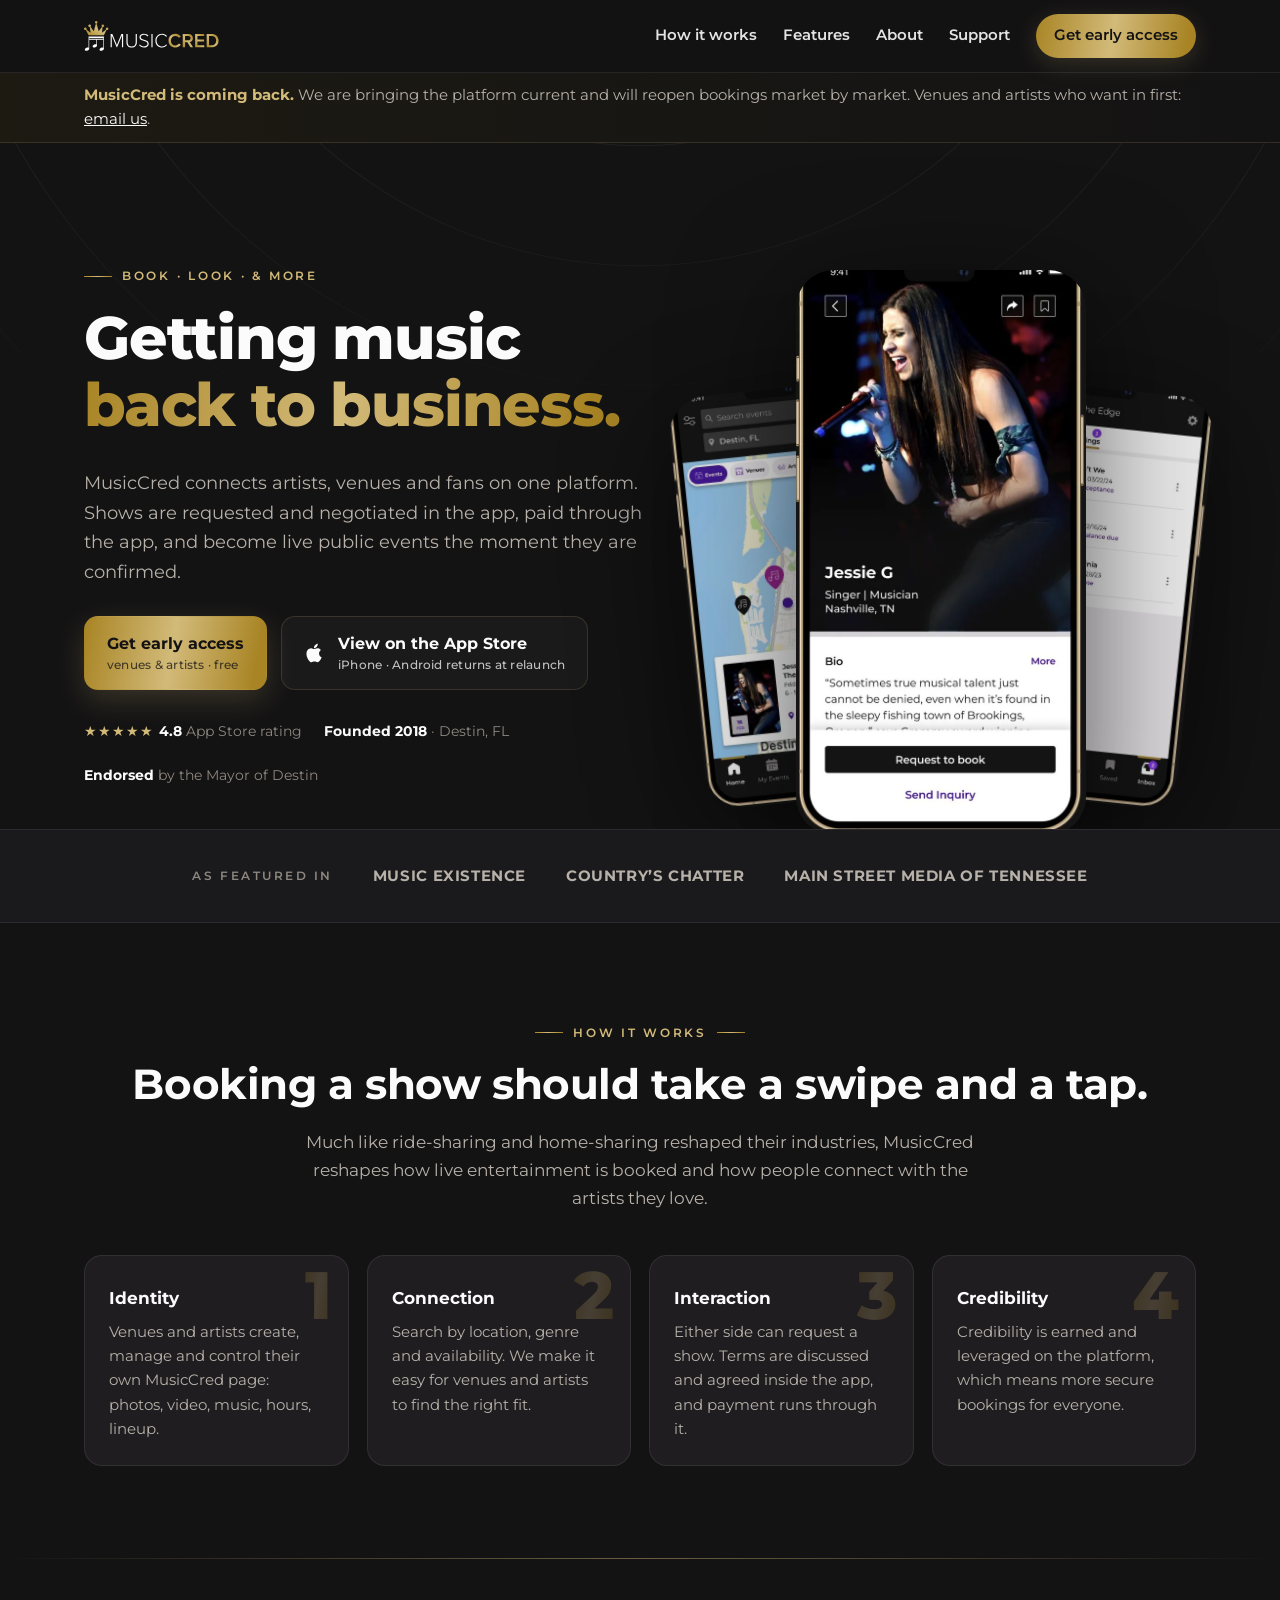
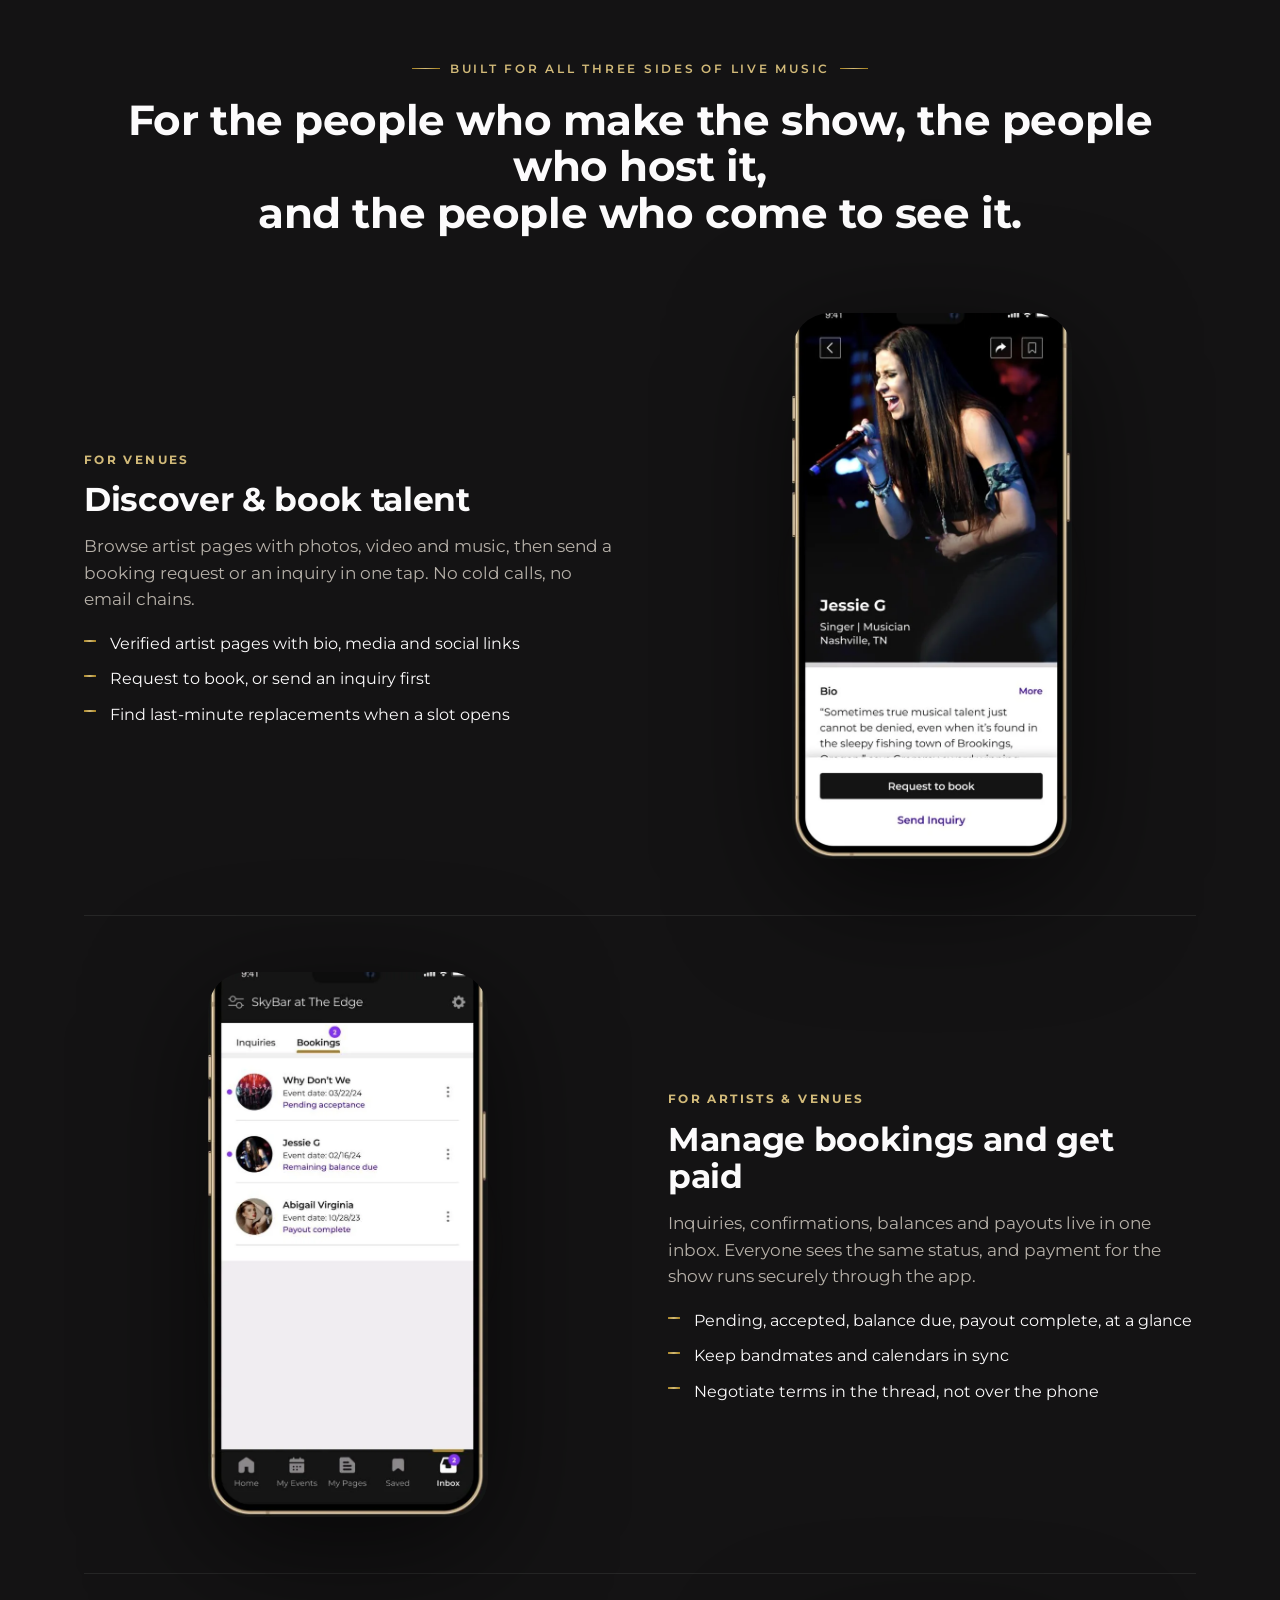
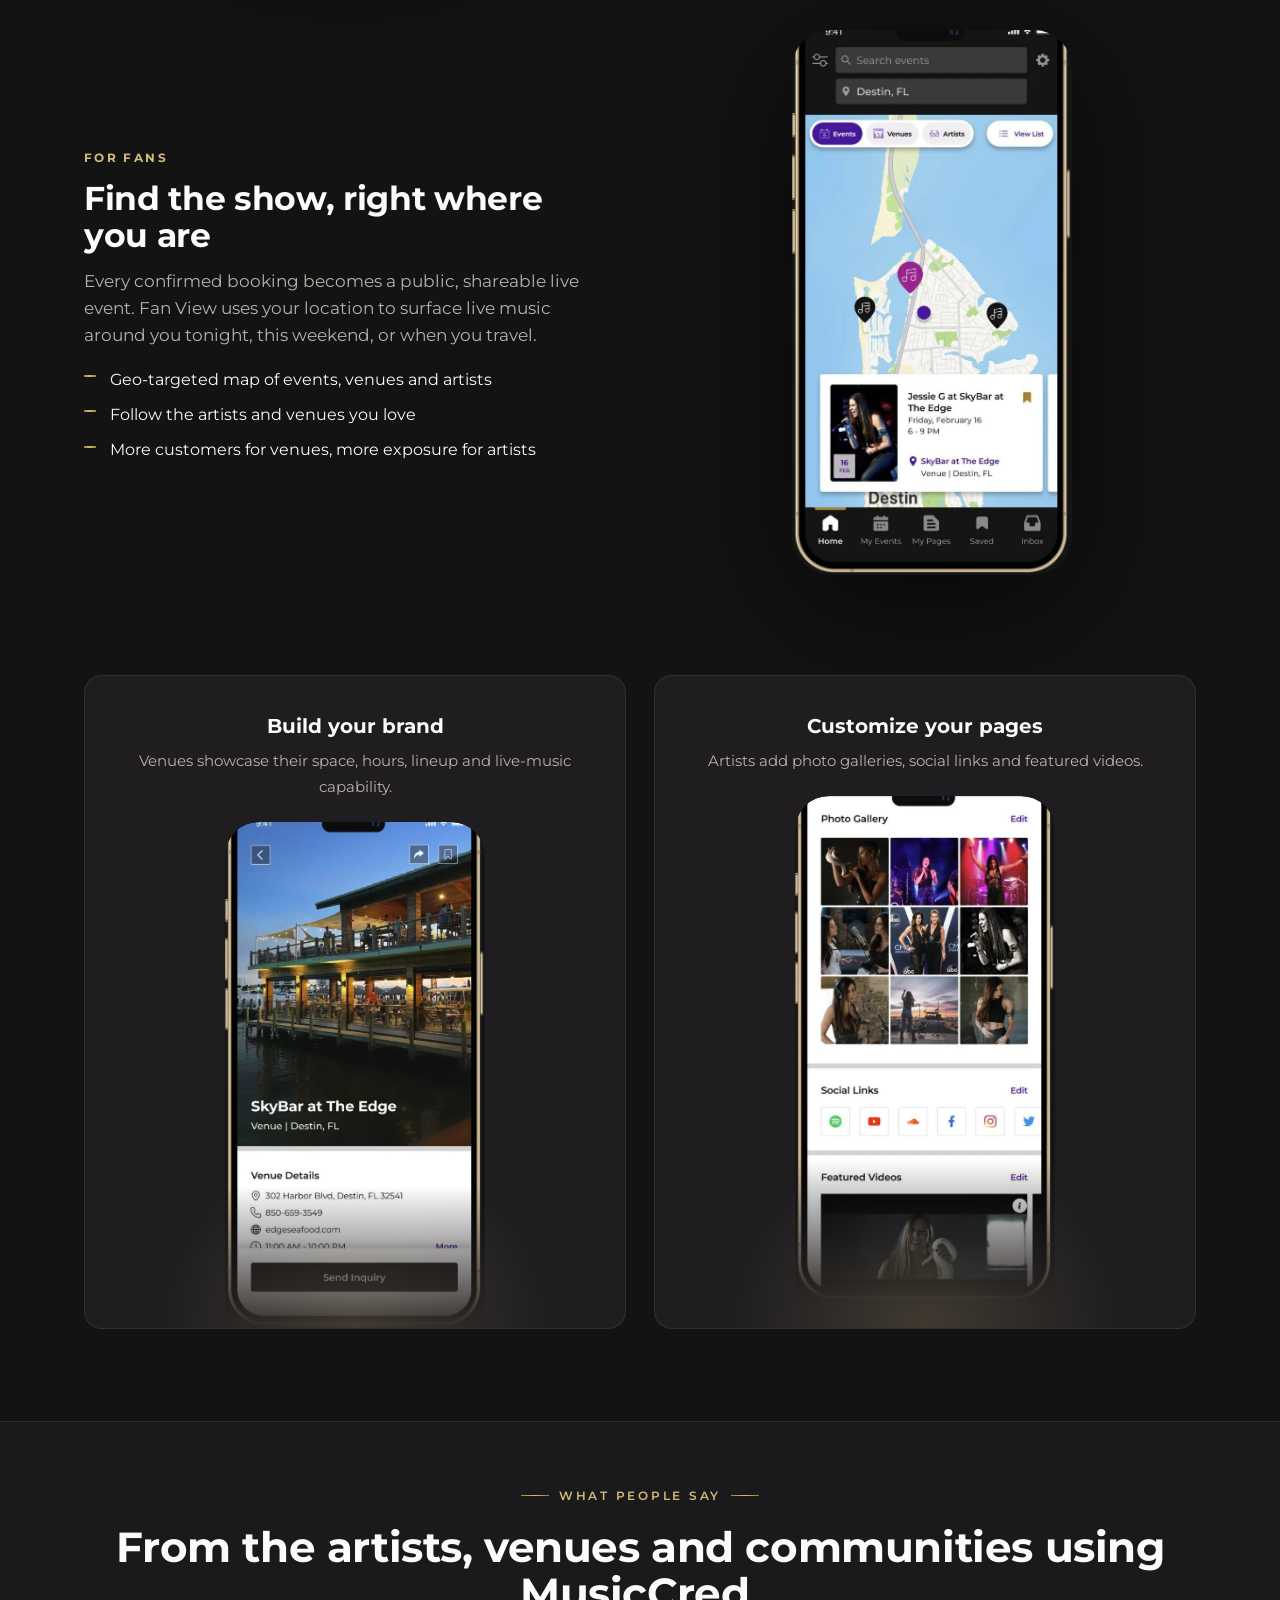
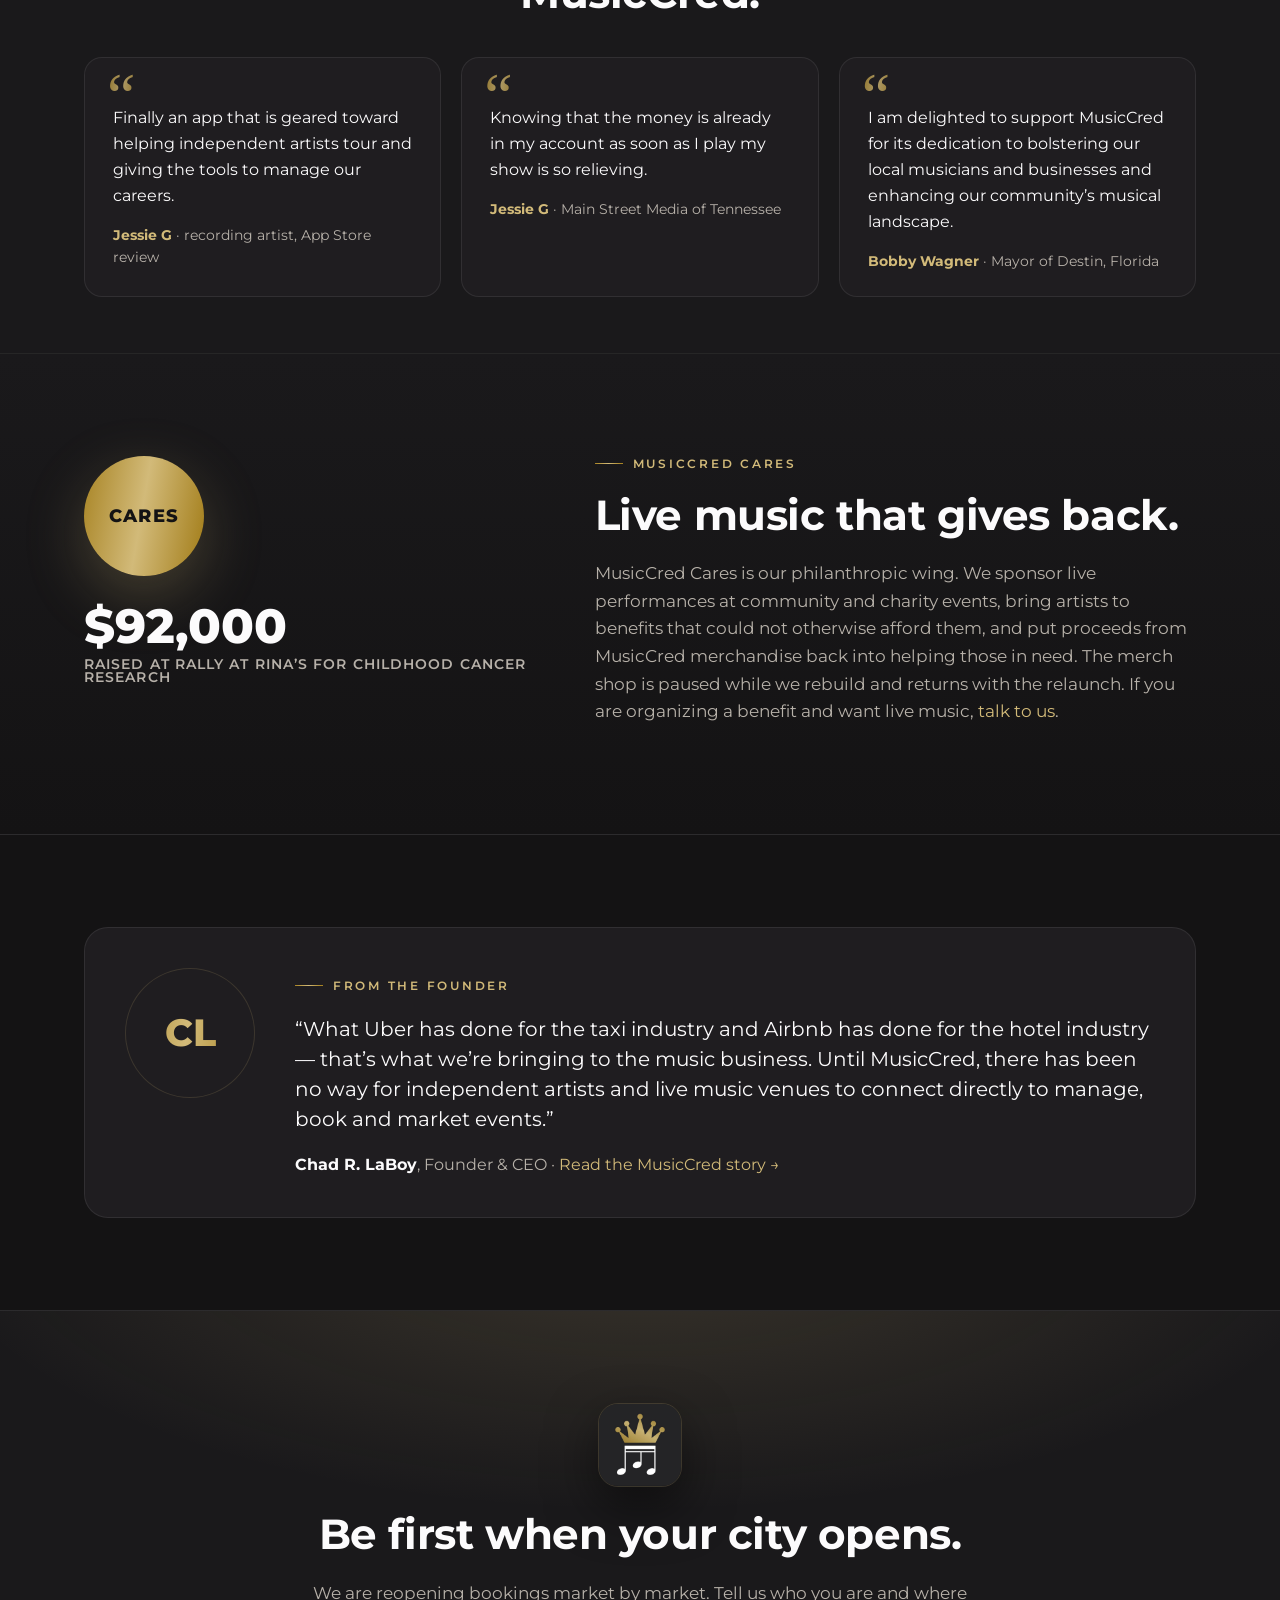
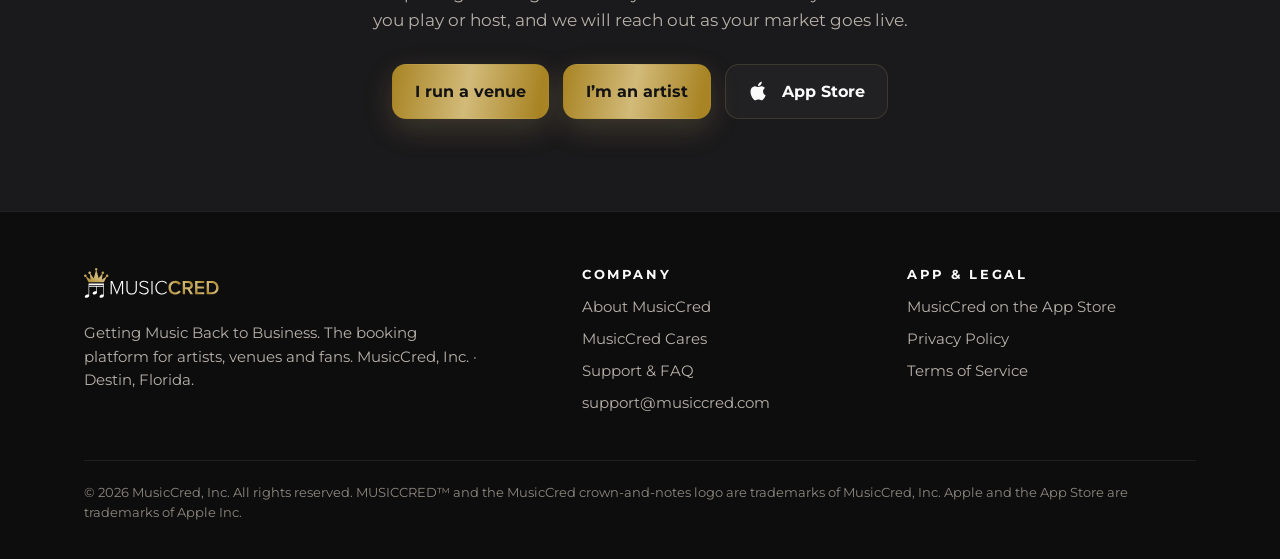
<file: index.html>
<!doctype html>
<html lang="en">
<head>
<meta charset="utf-8">
<meta name="viewport" content="width=device-width,initial-scale=1">
<title>MusicCred — Getting Music Back to Business</title>
<meta name="description" content="MusicCred connects artists, venues and fans: bookings negotiated in the app, paid through the app, and discoverable by fans the moment they are confirmed.">
<link rel="canonical" href="https://musiccred.com/">
<link rel="icon" type="image/svg+xml" href="/favicon.svg">
<link rel="icon" type="image/png" sizes="32x32" href="/assets/favicon-32.png">
<link rel="apple-touch-icon" href="/assets/apple-touch-icon.png">
<meta name="theme-color" content="#141314">
<link rel="preconnect" href="https://fonts.googleapis.com"><link rel="preconnect" href="https://fonts.gstatic.com" crossorigin>
<link rel="stylesheet" href="https://fonts.googleapis.com/css2?family=Montserrat:wght@400;500;600;700;800&display=swap">
<link rel="stylesheet" href="/styles.css">
<meta property="og:site_name" content="MusicCred">
<meta property="og:title" content="MusicCred — Getting Music Back to Business">
<meta property="og:description" content="MusicCred connects artists, venues and fans: bookings negotiated in the app, paid through the app, and discoverable by fans the moment they are confirmed.">
<meta property="og:type" content="website">
<meta property="og:url" content="https://musiccred.com/">
<meta property="og:image" content="https://musiccred.com/assets/og.png">
<meta name="twitter:card" content="summary_large_image">
<meta name="twitter:image" content="https://musiccred.com/assets/og.png">
</head>
<body>
<header class="site"><div class="wrap">
  <a class="brand" href="/" aria-label="MusicCred home"><svg class="wordmark" role="img" aria-label="MusicCred" xmlns="http://www.w3.org/2000/svg" width="126" height="28" viewBox="0 0 126 28" fill="none">
<path d="M35.4278 24.4712V13.5152L30.892 24.4712H30.4812L25.9264 13.5152V24.4712H24.8621V12.1883H26.4484L30.6861 22.4092L34.9056 12.1883H36.5105V24.4712H35.4278Z" fill="white"/>
<path d="M39.6136 19.7583V12.1883H40.697V19.7393C40.697 22.2236 42.0218 23.7332 44.4675 23.7332C46.9127 23.7332 48.2382 22.2236 48.2382 19.7393V12.1883H49.3209V19.7583C49.3209 22.7965 47.6784 24.6919 44.4675 24.6919C41.2751 24.6919 39.6136 22.7789 39.6136 19.7583Z" fill="white"/>
<path d="M51.3907 22.7409L52.0806 21.9489C52.8833 22.8506 54.1901 23.7332 55.9831 23.7332C58.5221 23.7332 59.2502 22.3347 59.2502 21.2869C59.2502 17.6773 51.782 19.5537 51.782 15.2645C51.782 13.2566 53.6114 11.9866 55.8696 11.9866C57.7194 11.9866 59.1367 12.6311 60.0893 13.7184L59.3804 14.4915C58.4833 13.4232 57.2142 12.9453 55.8164 12.9453C54.1526 12.9453 52.9024 13.8835 52.9024 15.209C52.9024 18.3597 60.3694 16.6265 60.3694 21.2123C60.3694 22.7965 59.3063 24.6919 55.9449 24.6919C53.8909 24.6919 52.341 23.8647 51.3907 22.7409Z" fill="white"/>
<path d="M62.9321 24.4712V12.1883H63.9941V24.4712H62.9321Z" fill="white"/>
<path d="M66.6274 18.3393C66.6274 14.5645 69.41 11.9866 72.9375 11.9866C74.915 11.9866 76.4285 12.8533 77.4732 14.1583L76.5778 14.7311C75.7936 13.6629 74.4319 12.9453 72.9375 12.9453C70.0258 12.9453 67.7462 15.1359 67.7462 18.3393C67.7462 21.5061 70.0258 23.7332 72.9375 23.7332C74.4319 23.7332 75.7936 23.0157 76.5778 21.9489L77.4935 22.4998C76.3706 23.8443 74.915 24.6919 72.9375 24.6919C69.41 24.6919 66.6274 22.114 66.6274 18.3393Z" fill="white"/>
<path d="M78.8582 18.3393C78.8582 14.547 81.7157 11.9866 85.393 11.9866C87.8925 11.9866 89.4615 13.2566 90.3756 14.7311L88.5281 15.6898C87.931 14.6566 86.7176 13.9025 85.393 13.9025C82.9277 13.9025 81.0994 15.7424 81.0994 18.3393C81.0994 20.8996 82.9277 22.7789 85.393 22.7789C86.7176 22.7789 87.931 22.0044 88.5281 20.9902L90.3949 21.9124C89.4437 23.384 87.8925 24.6919 85.393 24.6919C81.7157 24.6919 78.8582 22.114 78.8582 18.3393Z" fill="url(#paint0_linear_6882_8880)"/>
<path d="M99.4521 16.0186C99.4521 14.8407 98.5572 14.0866 97.326 14.0866H94.3199V17.99H97.326C98.5572 17.99 99.4521 17.2169 99.4521 16.0186ZM99.2491 24.4712L96.5037 19.8868H94.3199V24.4712H92.136V12.1883H97.606C100.068 12.1883 101.694 13.7549 101.694 16.0375C101.694 18.2106 100.239 19.4075 98.7246 19.6457L101.787 24.4712H99.2491Z" fill="url(#paint1_linear_6882_8880)"/>
<path d="M103.703 24.4712V12.1883H112.234V14.0866H105.885V17.252H112.105V19.1518H105.885V22.5743H112.234V24.4712H103.703Z" fill="url(#paint2_linear_6882_8880)"/>
<path d="M123.381 18.3202C123.381 15.9645 121.888 14.0866 119.124 14.0866H116.662V22.5743H119.105C121.812 22.5743 123.381 20.6614 123.381 18.3202ZM114.478 24.4712V12.1883H119.105C123.008 12.1883 125.624 14.7311 125.624 18.3202C125.624 21.9488 123.008 24.4712 119.124 24.4712H114.478Z" fill="url(#paint3_linear_6882_8880)"/>
<path d="M17.9957 16.916H4.83753V16.0217H17.9957V16.916ZM4.2623 14.4633V24.9669C3.76846 24.6844 3.02715 24.6438 2.28967 24.9188C1.20241 25.3243 0.550371 26.2523 0.83325 26.9899C1.11662 27.7275 2.22737 27.9963 3.31463 27.5914C4.25797 27.2395 4.87098 26.495 4.83342 25.8234H4.83753V17.4831H11.5582V21.9169C11.0648 21.635 10.323 21.5945 9.58556 21.8687C8.49795 22.275 7.84626 23.2016 8.12886 23.9399C8.41251 24.6775 9.52291 24.947 10.6102 24.5414C11.5535 24.1901 12.1666 23.4457 12.129 22.7734H12.1331V17.4831H17.9957V24.9669C17.5019 24.6844 16.7603 24.6438 16.0228 24.9188C14.9355 25.3243 14.2838 26.2523 14.5664 26.9899C14.85 27.7275 15.9602 27.9963 17.0475 27.5914C17.9907 27.2395 18.6038 26.495 18.5665 25.8234H18.5706V14.4633H4.2623Z" fill="white"/>
<path d="M21.5669 6.01636C20.8882 6.01636 20.3383 6.55942 20.3383 7.22827C20.3383 7.52523 20.4504 7.79401 20.6299 8.00435L16.7198 11.0021L17.4112 5.6651C17.4627 5.67129 17.5131 5.68091 17.5662 5.68091C18.2454 5.68091 18.7952 5.13785 18.7952 4.469C18.7952 3.79947 18.2454 3.25711 17.5662 3.25711C16.8883 3.25711 16.3381 3.79947 16.3381 4.469C16.3381 4.86082 16.53 5.20592 16.8232 5.42795L13.6955 9.46441L11.7412 2.43222C12.2614 2.29061 12.6455 1.82593 12.6455 1.26844C12.6455 0.599593 12.0954 0.0565319 11.4164 0.0565319C10.7377 0.0565319 10.1875 0.599593 10.1875 1.26844C10.1875 1.82662 10.5733 2.29268 11.0943 2.43291L9.13917 9.46716L6.0098 5.42795C6.303 5.20592 6.49493 4.86082 6.49493 4.469C6.49493 3.79947 5.94478 3.25711 5.26689 3.25711C4.58767 3.25711 4.03773 3.79947 4.03773 4.469C4.03773 5.13785 4.58767 5.68091 5.26689 5.68091C5.31971 5.68091 5.37038 5.67129 5.42181 5.6651L6.11734 11.0344L2.16505 8.00435C2.3445 7.79401 2.45719 7.52523 2.45719 7.22827C2.45719 6.55942 1.90726 6.01636 1.22804 6.01636C0.550147 6.01636 0 6.55942 0 7.22827C0 7.8978 0.550147 8.44016 1.22804 8.44016C1.4183 8.44016 1.59608 8.3941 1.75728 8.3178L4.25252 13.1888H18.5432L21.0382 8.3178C21.1991 8.3941 21.3766 8.44016 21.5669 8.44016C22.245 8.44016 22.7955 7.8978 22.7955 7.22827C22.7955 6.55942 22.245 6.01636 21.5669 6.01636Z" fill="url(#paint4_linear_6882_8880)"/>
<defs>
<linearGradient id="paint0_linear_6882_8880" x1="78.8582" y1="24.6919" x2="91.5045" y2="13.2086" gradientUnits="userSpaceOnUse">
<stop stop-color="#A88424"/>
<stop offset="0.484375" stop-color="#D2BA79"/>
<stop offset="0.932292" stop-color="#A88424"/>
</linearGradient>
<linearGradient id="paint1_linear_6882_8880" x1="92.136" y1="24.4712" x2="104.07" y2="15.094" gradientUnits="userSpaceOnUse">
<stop stop-color="#A88424"/>
<stop offset="0.484375" stop-color="#D2BA79"/>
<stop offset="0.932292" stop-color="#A88424"/>
</linearGradient>
<linearGradient id="paint2_linear_6882_8880" x1="103.703" y1="24.4712" x2="115.212" y2="16.4771" gradientUnits="userSpaceOnUse">
<stop stop-color="#A88424"/>
<stop offset="0.484375" stop-color="#D2BA79"/>
<stop offset="0.932292" stop-color="#A88424"/>
</linearGradient>
<linearGradient id="paint3_linear_6882_8880" x1="114.478" y1="24.4712" x2="126.703" y2="13.3775" gradientUnits="userSpaceOnUse">
<stop stop-color="#A88424"/>
<stop offset="0.484375" stop-color="#D2BA79"/>
<stop offset="0.932292" stop-color="#A88424"/>
</linearGradient>
<linearGradient id="paint4_linear_6882_8880" x1="0" y1="13.1888" x2="11.3604" y2="-6.53109" gradientUnits="userSpaceOnUse">
<stop stop-color="#A88424"/>
<stop offset="0.484375" stop-color="#D2BA79"/>
<stop offset="0.932292" stop-color="#A88424"/>
</linearGradient>
</defs>
</svg></a>
  <nav class="main">
    <a href="/#how">How it works</a>
    <a href="/#features">Features</a>
    <a href="/about/">About</a>
    <a href="/support/">Support</a>
    <a class="cta" href="mailto:support@musiccred.com?subject=MusicCred%20early%20access">Get early access</a>
  </nav>
</div></header>

<div class="notice"><div class="wrap"><strong>MusicCred is coming back.</strong> We are bringing the platform current and will reopen bookings market by market. Venues and artists who want in first: <a href="mailto:support@musiccred.com?subject=MusicCred%20early%20access">email us</a>.</div></div>

<section class="hero"><div class="wrap">
  <div>
    <span class="eyebrow">Book &middot; Look &middot; &amp; More</span>
    <h1>Getting music <span class="gold-text">back to business.</span></h1>
    <p class="lede">MusicCred connects artists, venues and fans on one platform. Shows are requested and negotiated in the app, paid through the app, and become live public events the moment they are confirmed.</p>
    <div class="btns">
      <a class="btn gold" href="mailto:support@musiccred.com?subject=MusicCred%20early%20access"><span>Get early access<small>venues &amp; artists &middot; free</small></span></a>
      <a class="btn" href="https://apps.apple.com/us/app/musiccred-book-look-more/id6451335675" rel="noopener"><svg class="ic" viewBox="0 0 24 24" aria-hidden="true"><path fill="currentColor" d="M16.4 12.6c0-2.5 2-3.7 2.1-3.8-1.2-1.7-3-1.9-3.6-2-1.5-.2-3 .9-3.8.9-.8 0-2-.9-3.3-.9-1.7 0-3.3 1-4.2 2.5-1.8 3.1-.5 7.7 1.3 10.2.9 1.2 1.9 2.6 3.2 2.6 1.3-.1 1.8-.8 3.3-.8s2 .8 3.3.8 2.2-1.3 3.1-2.5c1-1.4 1.4-2.8 1.4-2.9-.1 0-2.8-1.1-2.8-4.1zM14 5.2c.7-.8 1.2-2 1-3.2-1 0-2.3.7-3 1.6-.7.8-1.2 2-1.1 3.1 1.2.1 2.4-.6 3.1-1.5z"/></svg><span>View on the App Store<small>iPhone &middot; Android returns at relaunch</small></span></a>
    </div>
    <div class="trust"><span><span class="stars">&#9733;&#9733;&#9733;&#9733;&#9733;</span> <b>4.8</b> App Store rating</span><span><b>Founded 2018</b> &middot; Destin, FL</span><span><b>Endorsed</b> by the Mayor of Destin</span></div>
  </div>
  <div class="stage">
    <picture><source srcset="/assets/screens/events.webp" type="image/webp"><img class="phone p2" src="/assets/screens/events.jpg" width="593" height="1155" alt="MusicCred Fan View map of live events around Destin, Florida" loading="eager" decoding="async"></picture>
    <picture><source srcset="/assets/screens/discover.webp" type="image/webp"><img class="phone p1" src="/assets/screens/discover.jpg" width="593" height="1155" alt="MusicCred artist page for Jessie G with Request to book button" loading="eager" decoding="async"></picture>
    <picture><source srcset="/assets/screens/bookings.webp" type="image/webp"><img class="phone p3" src="/assets/screens/bookings.jpg" width="593" height="1155" alt="MusicCred venue inbox showing booking statuses" loading="eager" decoding="async"></picture>
  </div>
</div></section>

<div class="press"><div class="wrap">
  <span class="lbl">As featured in</span>
  <a href="https://musicexistence.com/2024/01/19/interview-musiccred-ceo-and-founder-chad-laboy-discusses-launch-of-innovative-app/" rel="noopener">Music Existence</a>
  <a href="https://www.countryschatter.com/2024/01/rising-country-star-jessie-gs-like-my-whiskey-music-video-debuts-with-musiccred-featuring-grammy-award-winner-gretchen-wilson-and-other-celebrity-guest-appearances/" rel="noopener">Country&rsquo;s Chatter</a>
  <a href="https://bethanybowman.com/2024/04/09/music-spotlight-musiccred-app/" rel="noopener">Main Street Media of Tennessee</a>
</div></div>

<section id="how"><div class="wrap center">
  <span class="eyebrow">How it works</span>
  <h2>Booking a show should take a swipe and a tap.</h2>
  <p class="sub">Much like ride-sharing and home-sharing reshaped their industries, MusicCred reshapes how live entertainment is booked and how people connect with the artists they love.</p>
  <div class="steps" style="text-align:left">
    <div class="step" data-n="1"><b>Identity</b><p>Venues and artists create, manage and control their own MusicCred page: photos, video, music, hours, lineup.</p></div>
    <div class="step" data-n="2"><b>Connection</b><p>Search by location, genre and availability. We make it easy for venues and artists to find the right fit.</p></div>
    <div class="step" data-n="3"><b>Interaction</b><p>Either side can request a show. Terms are discussed and agreed inside the app, and payment runs through it.</p></div>
    <div class="step" data-n="4"><b>Credibility</b><p>Credibility is earned and leveraged on the platform, which means more secure bookings for everyone.</p></div>
  </div>
</div></section>

<div class="hairline"></div>

<section id="features"><div class="wrap">
  <div class="center"><span class="eyebrow">Built for all three sides of live music</span>
  <h2>For the people who make the show, the people who host it,<br>and the people who come to see it.</h2></div>

  <div class="feature">
    <div class="copy"><span class="kicker">For venues</span><h3>Discover &amp; book talent</h3>
      <p>Browse artist pages with photos, video and music, then send a booking request or an inquiry in one tap. No cold calls, no email chains.</p>
      <ul><li>Verified artist pages with bio, media and social links</li><li>Request to book, or send an inquiry first</li><li>Find last-minute replacements when a slot opens</li></ul></div>
    <div class="shot"><picture><source srcset="/assets/screens/discover.webp" type="image/webp"><img class="phone" src="/assets/screens/discover.jpg" width="593" height="1155" alt="Artist page for Jessie G in the MusicCred app" loading="lazy" decoding="async"></picture></div>
  </div>

  <div class="feature flip">
    <div class="copy"><span class="kicker">For artists &amp; venues</span><h3>Manage bookings and get paid</h3>
      <p>Inquiries, confirmations, balances and payouts live in one inbox. Everyone sees the same status, and payment for the show runs securely through the app.</p>
      <ul><li>Pending, accepted, balance due, payout complete, at a glance</li><li>Keep bandmates and calendars in sync</li><li>Negotiate terms in the thread, not over the phone</li></ul></div>
    <div class="shot"><picture><source srcset="/assets/screens/bookings.webp" type="image/webp"><img class="phone" src="/assets/screens/bookings.jpg" width="593" height="1155" alt="Venue bookings inbox in the MusicCred app" loading="lazy" decoding="async"></picture></div>
  </div>

  <div class="feature">
    <div class="copy"><span class="kicker">For fans</span><h3>Find the show, right where you are</h3>
      <p>Every confirmed booking becomes a public, shareable live event. Fan View uses your location to surface live music around you tonight, this weekend, or when you travel.</p>
      <ul><li>Geo-targeted map of events, venues and artists</li><li>Follow the artists and venues you love</li><li>More customers for venues, more exposure for artists</li></ul></div>
    <div class="shot"><picture><source srcset="/assets/screens/events.webp" type="image/webp"><img class="phone" src="/assets/screens/events.jpg" width="593" height="1155" alt="Fan View map of live events in the MusicCred app" loading="lazy" decoding="async"></picture></div>
  </div>

  <div class="duo">
    <figure><figcaption><b>Build your brand</b><span>Venues showcase their space, hours, lineup and live-music capability.</span></figcaption><picture><source srcset="/assets/screens/brand.webp" type="image/webp"><img class="phone" src="/assets/screens/brand.jpg" width="593" height="1155" alt="Venue page for SkyBar at The Edge in the MusicCred app" loading="lazy" decoding="async"></picture></figure>
    <figure><figcaption><b>Customize your pages</b><span>Artists add photo galleries, social links and featured videos.</span></figcaption><picture><source srcset="/assets/screens/pages.webp" type="image/webp"><img class="phone" src="/assets/screens/pages.jpg" width="593" height="1155" alt="Artist page editor with photo gallery, social links and featured videos" loading="lazy" decoding="async"></picture></figure>
  </div>
</div></section>

<section class="tight" style="background:var(--bg2);border-top:1px solid var(--line2)"><div class="wrap">
  <div class="center"><span class="eyebrow">What people say</span><h2>From the artists, venues and communities using MusicCred.</h2></div>
  <div class="grid3">
    <blockquote><p>Finally an app that is geared toward helping independent artists tour and giving the tools to manage our careers.</p><footer><b>Jessie G</b> &middot; recording artist, App Store review</footer></blockquote>
    <blockquote><p>Knowing that the money is already in my account as soon as I play my show is so relieving.</p><footer><b>Jessie G</b> &middot; Main Street Media of Tennessee</footer></blockquote>
    <blockquote><p>I am delighted to support MusicCred for its dedication to bolstering our local musicians and businesses and enhancing our community&rsquo;s musical landscape.</p><footer><b>Bobby Wagner</b> &middot; Mayor of Destin, Florida</footer></blockquote>
  </div>
</div></section>

<section id="cares" class="cares"><div class="wrap">
  <div>
    <div class="ribbon">CARES</div>
    <p class="stat" style="margin-top:26px">$92,000<small>raised at Rally at Rina&rsquo;s for childhood cancer research</small></p>
  </div>
  <div>
    <span class="eyebrow">MusicCred Cares</span>
    <h2>Live music that gives back.</h2>
    <p class="sub" style="max-width:none">MusicCred Cares is our philanthropic wing. We sponsor live performances at community and charity events, bring artists to benefits that could not otherwise afford them, and put proceeds from MusicCred merchandise back into helping those in need. The merch shop is paused while we rebuild and returns with the relaunch. If you are organizing a benefit and want live music, <a href="mailto:support@musiccred.com?subject=MusicCred%20Cares">talk to us</a>.</p>
  </div>
</div></section>

<section><div class="wrap">
  <div class="founder">
    <div class="mono" aria-hidden="true">CL</div>
    <div>
      <span class="eyebrow">From the founder</span>
      <p class="quote">&ldquo;What Uber has done for the taxi industry and Airbnb has done for the hotel industry &mdash; that&rsquo;s what we&rsquo;re bringing to the music business. Until MusicCred, there has been no way for independent artists and live music venues to connect directly to manage, book and market events.&rdquo;</p>
      <p style="color:var(--muted);margin:0"><strong style="color:var(--text)">Chad R. LaBoy</strong>, Founder &amp; CEO &middot; <a href="/about/">Read the MusicCred story &rarr;</a></p>
    </div>
  </div>
</div></section>

<section class="band"><div class="wrap">
  <img class="icon" src="/assets/icon-512.png" width="84" height="84" alt="MusicCred app icon">
  <h2>Be first when your city opens.</h2>
  <p class="sub" style="margin:0 auto">We are reopening bookings market by market. Tell us who you are and where you play or host, and we will reach out as your market goes live.</p>
  <div class="btns">
    <a class="btn gold" href="mailto:support@musiccred.com?subject=MusicCred%20early%20access%20%E2%80%94%20venue"><span>I run a venue</span></a>
    <a class="btn gold" href="mailto:support@musiccred.com?subject=MusicCred%20early%20access%20%E2%80%94%20artist"><span>I&rsquo;m an artist</span></a>
    <a class="btn" href="https://apps.apple.com/us/app/musiccred-book-look-more/id6451335675" rel="noopener"><svg class="ic" viewBox="0 0 24 24" aria-hidden="true"><path fill="currentColor" d="M16.4 12.6c0-2.5 2-3.7 2.1-3.8-1.2-1.7-3-1.9-3.6-2-1.5-.2-3 .9-3.8.9-.8 0-2-.9-3.3-.9-1.7 0-3.3 1-4.2 2.5-1.8 3.1-.5 7.7 1.3 10.2.9 1.2 1.9 2.6 3.2 2.6 1.3-.1 1.8-.8 3.3-.8s2 .8 3.3.8 2.2-1.3 3.1-2.5c1-1.4 1.4-2.8 1.4-2.9-.1 0-2.8-1.1-2.8-4.1zM14 5.2c.7-.8 1.2-2 1-3.2-1 0-2.3.7-3 1.6-.7.8-1.2 2-1.1 3.1 1.2.1 2.4-.6 3.1-1.5z"/></svg><span>App Store</span></a>
  </div>
</div></section>

<footer class="site"><div class="wrap">
  <div>
    <a class="brand" href="/" aria-label="MusicCred home"><svg class="wordmark" role="img" aria-label="MusicCred" xmlns="http://www.w3.org/2000/svg" width="126" height="28" viewBox="0 0 126 28" fill="none">
<path d="M35.4278 24.4712V13.5152L30.892 24.4712H30.4812L25.9264 13.5152V24.4712H24.8621V12.1883H26.4484L30.6861 22.4092L34.9056 12.1883H36.5105V24.4712H35.4278Z" fill="white"/>
<path d="M39.6136 19.7583V12.1883H40.697V19.7393C40.697 22.2236 42.0218 23.7332 44.4675 23.7332C46.9127 23.7332 48.2382 22.2236 48.2382 19.7393V12.1883H49.3209V19.7583C49.3209 22.7965 47.6784 24.6919 44.4675 24.6919C41.2751 24.6919 39.6136 22.7789 39.6136 19.7583Z" fill="white"/>
<path d="M51.3907 22.7409L52.0806 21.9489C52.8833 22.8506 54.1901 23.7332 55.9831 23.7332C58.5221 23.7332 59.2502 22.3347 59.2502 21.2869C59.2502 17.6773 51.782 19.5537 51.782 15.2645C51.782 13.2566 53.6114 11.9866 55.8696 11.9866C57.7194 11.9866 59.1367 12.6311 60.0893 13.7184L59.3804 14.4915C58.4833 13.4232 57.2142 12.9453 55.8164 12.9453C54.1526 12.9453 52.9024 13.8835 52.9024 15.209C52.9024 18.3597 60.3694 16.6265 60.3694 21.2123C60.3694 22.7965 59.3063 24.6919 55.9449 24.6919C53.8909 24.6919 52.341 23.8647 51.3907 22.7409Z" fill="white"/>
<path d="M62.9321 24.4712V12.1883H63.9941V24.4712H62.9321Z" fill="white"/>
<path d="M66.6274 18.3393C66.6274 14.5645 69.41 11.9866 72.9375 11.9866C74.915 11.9866 76.4285 12.8533 77.4732 14.1583L76.5778 14.7311C75.7936 13.6629 74.4319 12.9453 72.9375 12.9453C70.0258 12.9453 67.7462 15.1359 67.7462 18.3393C67.7462 21.5061 70.0258 23.7332 72.9375 23.7332C74.4319 23.7332 75.7936 23.0157 76.5778 21.9489L77.4935 22.4998C76.3706 23.8443 74.915 24.6919 72.9375 24.6919C69.41 24.6919 66.6274 22.114 66.6274 18.3393Z" fill="white"/>
<path d="M78.8582 18.3393C78.8582 14.547 81.7157 11.9866 85.393 11.9866C87.8925 11.9866 89.4615 13.2566 90.3756 14.7311L88.5281 15.6898C87.931 14.6566 86.7176 13.9025 85.393 13.9025C82.9277 13.9025 81.0994 15.7424 81.0994 18.3393C81.0994 20.8996 82.9277 22.7789 85.393 22.7789C86.7176 22.7789 87.931 22.0044 88.5281 20.9902L90.3949 21.9124C89.4437 23.384 87.8925 24.6919 85.393 24.6919C81.7157 24.6919 78.8582 22.114 78.8582 18.3393Z" fill="url(#paint0_linear_6882_8880)"/>
<path d="M99.4521 16.0186C99.4521 14.8407 98.5572 14.0866 97.326 14.0866H94.3199V17.99H97.326C98.5572 17.99 99.4521 17.2169 99.4521 16.0186ZM99.2491 24.4712L96.5037 19.8868H94.3199V24.4712H92.136V12.1883H97.606C100.068 12.1883 101.694 13.7549 101.694 16.0375C101.694 18.2106 100.239 19.4075 98.7246 19.6457L101.787 24.4712H99.2491Z" fill="url(#paint1_linear_6882_8880)"/>
<path d="M103.703 24.4712V12.1883H112.234V14.0866H105.885V17.252H112.105V19.1518H105.885V22.5743H112.234V24.4712H103.703Z" fill="url(#paint2_linear_6882_8880)"/>
<path d="M123.381 18.3202C123.381 15.9645 121.888 14.0866 119.124 14.0866H116.662V22.5743H119.105C121.812 22.5743 123.381 20.6614 123.381 18.3202ZM114.478 24.4712V12.1883H119.105C123.008 12.1883 125.624 14.7311 125.624 18.3202C125.624 21.9488 123.008 24.4712 119.124 24.4712H114.478Z" fill="url(#paint3_linear_6882_8880)"/>
<path d="M17.9957 16.916H4.83753V16.0217H17.9957V16.916ZM4.2623 14.4633V24.9669C3.76846 24.6844 3.02715 24.6438 2.28967 24.9188C1.20241 25.3243 0.550371 26.2523 0.83325 26.9899C1.11662 27.7275 2.22737 27.9963 3.31463 27.5914C4.25797 27.2395 4.87098 26.495 4.83342 25.8234H4.83753V17.4831H11.5582V21.9169C11.0648 21.635 10.323 21.5945 9.58556 21.8687C8.49795 22.275 7.84626 23.2016 8.12886 23.9399C8.41251 24.6775 9.52291 24.947 10.6102 24.5414C11.5535 24.1901 12.1666 23.4457 12.129 22.7734H12.1331V17.4831H17.9957V24.9669C17.5019 24.6844 16.7603 24.6438 16.0228 24.9188C14.9355 25.3243 14.2838 26.2523 14.5664 26.9899C14.85 27.7275 15.9602 27.9963 17.0475 27.5914C17.9907 27.2395 18.6038 26.495 18.5665 25.8234H18.5706V14.4633H4.2623Z" fill="white"/>
<path d="M21.5669 6.01636C20.8882 6.01636 20.3383 6.55942 20.3383 7.22827C20.3383 7.52523 20.4504 7.79401 20.6299 8.00435L16.7198 11.0021L17.4112 5.6651C17.4627 5.67129 17.5131 5.68091 17.5662 5.68091C18.2454 5.68091 18.7952 5.13785 18.7952 4.469C18.7952 3.79947 18.2454 3.25711 17.5662 3.25711C16.8883 3.25711 16.3381 3.79947 16.3381 4.469C16.3381 4.86082 16.53 5.20592 16.8232 5.42795L13.6955 9.46441L11.7412 2.43222C12.2614 2.29061 12.6455 1.82593 12.6455 1.26844C12.6455 0.599593 12.0954 0.0565319 11.4164 0.0565319C10.7377 0.0565319 10.1875 0.599593 10.1875 1.26844C10.1875 1.82662 10.5733 2.29268 11.0943 2.43291L9.13917 9.46716L6.0098 5.42795C6.303 5.20592 6.49493 4.86082 6.49493 4.469C6.49493 3.79947 5.94478 3.25711 5.26689 3.25711C4.58767 3.25711 4.03773 3.79947 4.03773 4.469C4.03773 5.13785 4.58767 5.68091 5.26689 5.68091C5.31971 5.68091 5.37038 5.67129 5.42181 5.6651L6.11734 11.0344L2.16505 8.00435C2.3445 7.79401 2.45719 7.52523 2.45719 7.22827C2.45719 6.55942 1.90726 6.01636 1.22804 6.01636C0.550147 6.01636 0 6.55942 0 7.22827C0 7.8978 0.550147 8.44016 1.22804 8.44016C1.4183 8.44016 1.59608 8.3941 1.75728 8.3178L4.25252 13.1888H18.5432L21.0382 8.3178C21.1991 8.3941 21.3766 8.44016 21.5669 8.44016C22.245 8.44016 22.7955 7.8978 22.7955 7.22827C22.7955 6.55942 22.245 6.01636 21.5669 6.01636Z" fill="url(#paint4_linear_6882_8880)"/>
<defs>
<linearGradient id="paint0_linear_6882_8880" x1="78.8582" y1="24.6919" x2="91.5045" y2="13.2086" gradientUnits="userSpaceOnUse">
<stop stop-color="#A88424"/>
<stop offset="0.484375" stop-color="#D2BA79"/>
<stop offset="0.932292" stop-color="#A88424"/>
</linearGradient>
<linearGradient id="paint1_linear_6882_8880" x1="92.136" y1="24.4712" x2="104.07" y2="15.094" gradientUnits="userSpaceOnUse">
<stop stop-color="#A88424"/>
<stop offset="0.484375" stop-color="#D2BA79"/>
<stop offset="0.932292" stop-color="#A88424"/>
</linearGradient>
<linearGradient id="paint2_linear_6882_8880" x1="103.703" y1="24.4712" x2="115.212" y2="16.4771" gradientUnits="userSpaceOnUse">
<stop stop-color="#A88424"/>
<stop offset="0.484375" stop-color="#D2BA79"/>
<stop offset="0.932292" stop-color="#A88424"/>
</linearGradient>
<linearGradient id="paint3_linear_6882_8880" x1="114.478" y1="24.4712" x2="126.703" y2="13.3775" gradientUnits="userSpaceOnUse">
<stop stop-color="#A88424"/>
<stop offset="0.484375" stop-color="#D2BA79"/>
<stop offset="0.932292" stop-color="#A88424"/>
</linearGradient>
<linearGradient id="paint4_linear_6882_8880" x1="0" y1="13.1888" x2="11.3604" y2="-6.53109" gradientUnits="userSpaceOnUse">
<stop stop-color="#A88424"/>
<stop offset="0.484375" stop-color="#D2BA79"/>
<stop offset="0.932292" stop-color="#A88424"/>
</linearGradient>
</defs>
</svg></a>
    <p style="margin:16px 0 0;max-width:40ch">Getting Music Back to Business. The booking platform for artists, venues and fans. MusicCred, Inc. &middot; Destin, Florida.</p>
  </div>
  <div>
    <h4>Company</h4>
    <ul>
      <li><a href="/about/">About MusicCred</a></li>
      <li><a href="/#cares">MusicCred Cares</a></li>
      <li><a href="/support/">Support &amp; FAQ</a></li>
      <li><a href="mailto:support@musiccred.com">support@musiccred.com</a></li>
    </ul>
  </div>
  <div>
    <h4>App &amp; legal</h4>
    <ul>
      <li><a href="https://apps.apple.com/us/app/musiccred-book-look-more/id6451335675" rel="noopener">MusicCred on the App Store</a></li>
      <li><a href="/privacy-policy/">Privacy Policy</a></li>
      <li><a href="/tos/">Terms of Service</a></li>
    </ul>
  </div>
  <div class="legal">&copy; 2026 MusicCred, Inc. All rights reserved. MUSICCRED&trade; and the MusicCred crown-and-notes logo are trademarks of MusicCred, Inc. Apple and the App Store are trademarks of Apple Inc.</div>
</div></footer>
</body>
</html>
</file>
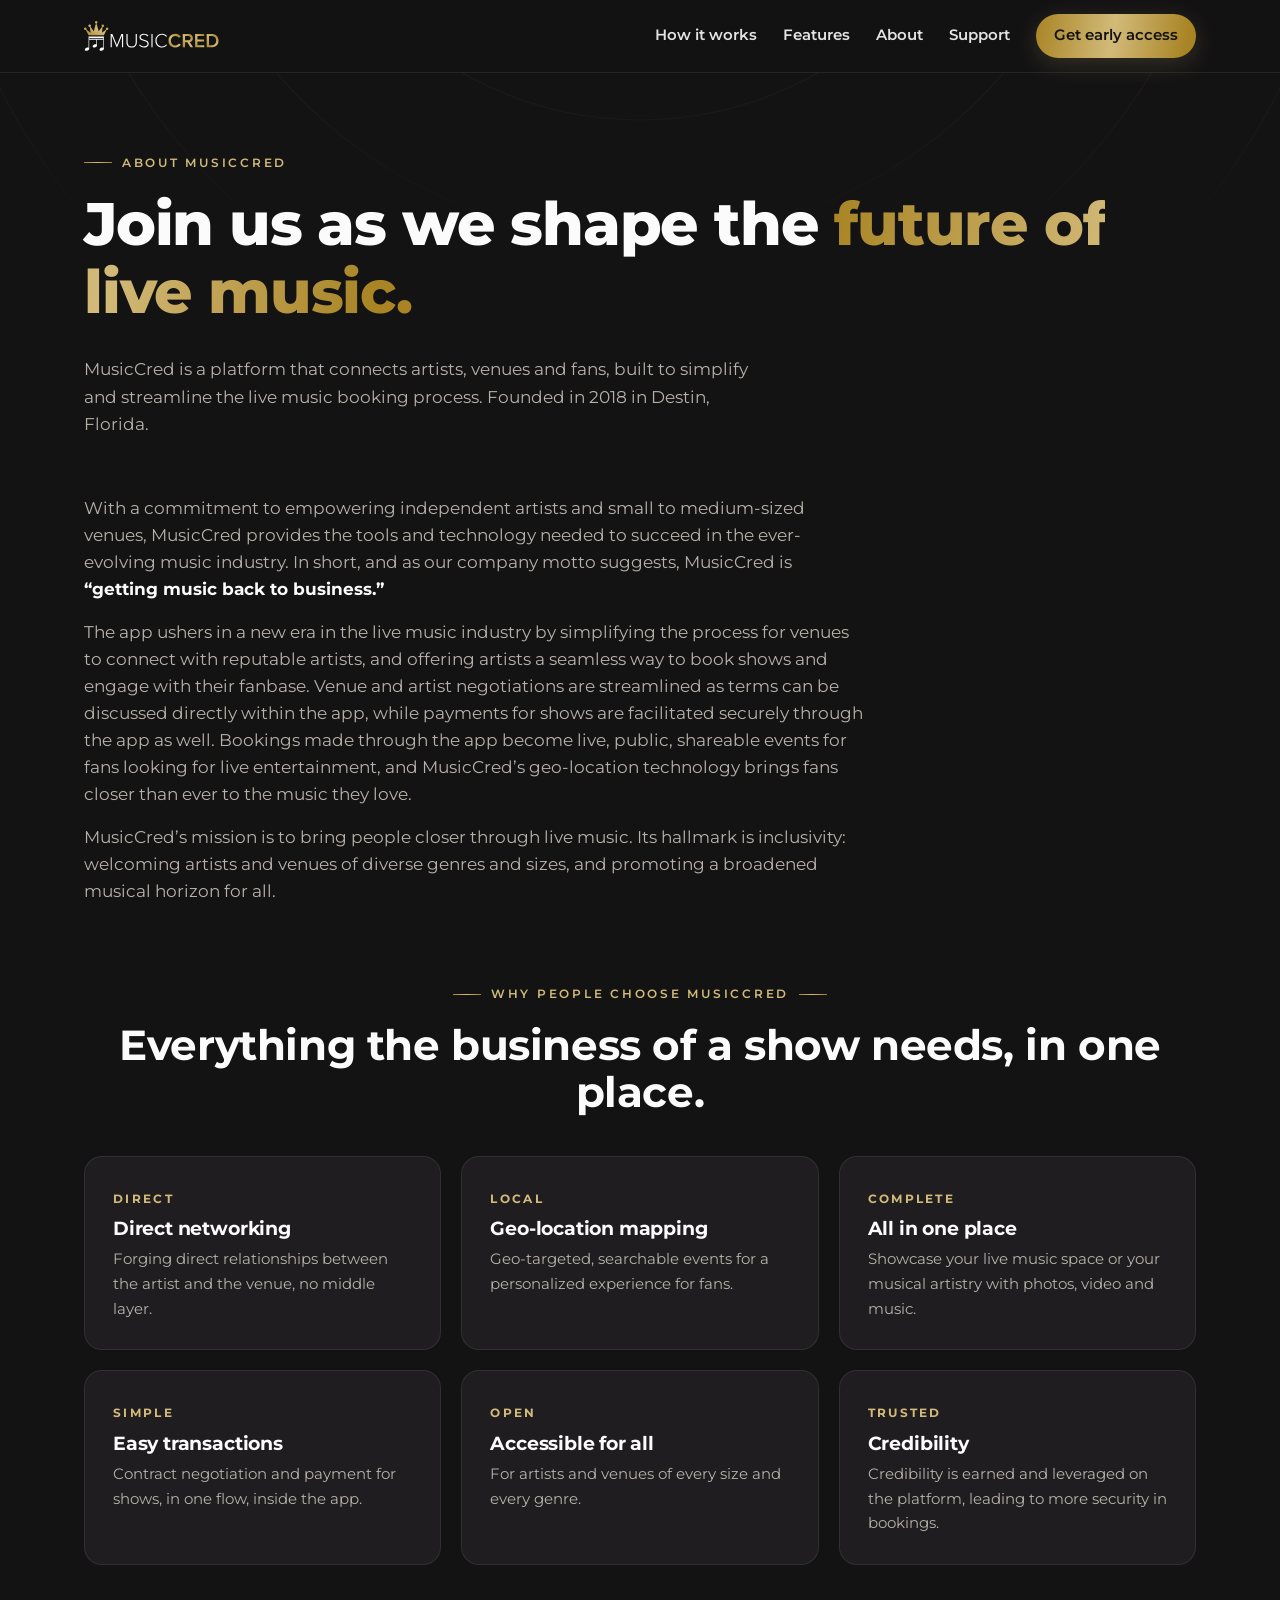
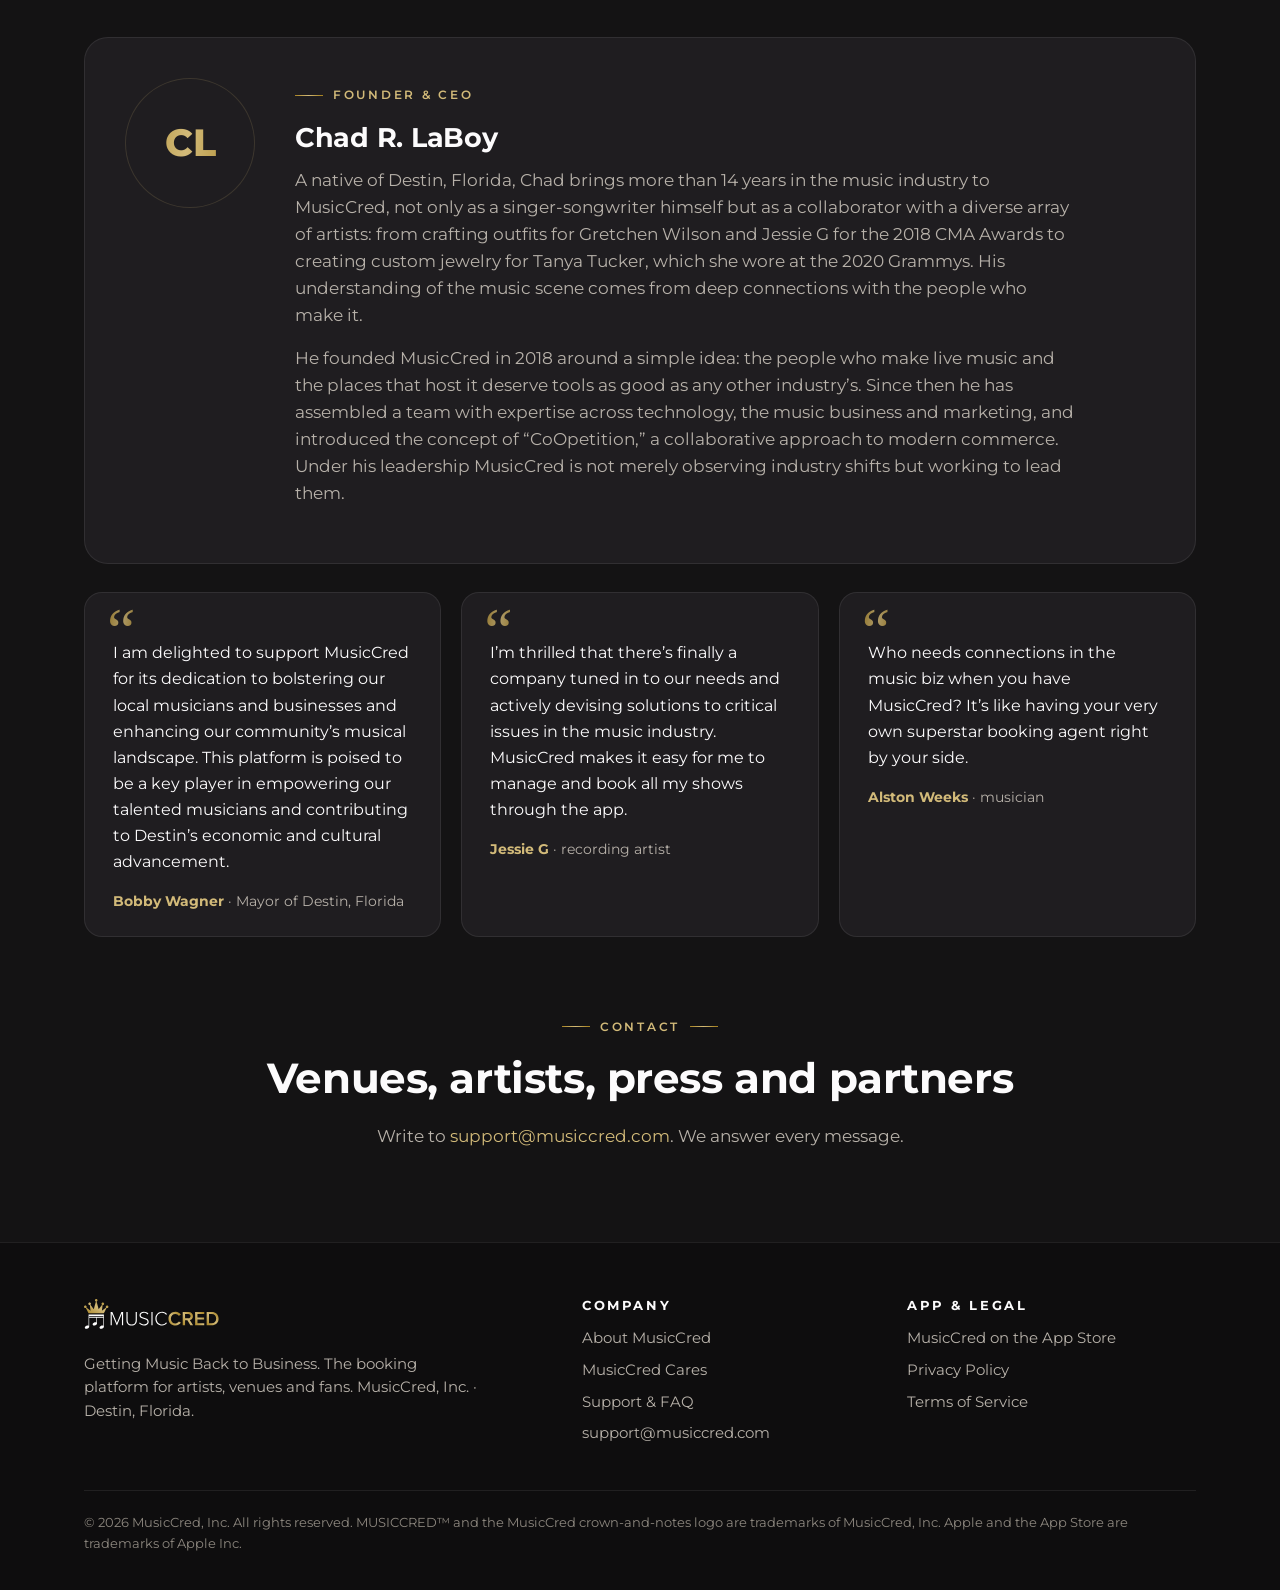
<file: about/index.html>
<!doctype html>
<html lang="en">
<head>
<meta charset="utf-8">
<meta name="viewport" content="width=device-width,initial-scale=1">
<title>About MusicCred</title>
<meta name="description" content="MusicCred is a platform that connects artists, venues and fans, built to simplify and streamline live music booking. Founded in 2018 in Destin, Florida by Chad R. LaBoy.">
<link rel="canonical" href="https://musiccred.com/about/">
<link rel="icon" type="image/svg+xml" href="/favicon.svg">
<link rel="icon" type="image/png" sizes="32x32" href="/assets/favicon-32.png">
<link rel="apple-touch-icon" href="/assets/apple-touch-icon.png">
<meta name="theme-color" content="#141314">
<link rel="preconnect" href="https://fonts.googleapis.com"><link rel="preconnect" href="https://fonts.gstatic.com" crossorigin>
<link rel="stylesheet" href="https://fonts.googleapis.com/css2?family=Montserrat:wght@400;500;600;700;800&display=swap">
<link rel="stylesheet" href="/styles.css">
<meta property="og:site_name" content="MusicCred">
<meta property="og:title" content="About MusicCred">
<meta property="og:description" content="MusicCred is a platform that connects artists, venues and fans, built to simplify and streamline live music booking. Founded in 2018 in Destin, Florida by Chad R. LaBoy.">
<meta property="og:type" content="website">
<meta property="og:url" content="https://musiccred.com/about/">
<meta property="og:image" content="https://musiccred.com/assets/og.png">
<meta name="twitter:card" content="summary_large_image">
<meta name="twitter:image" content="https://musiccred.com/assets/og.png">
</head>
<body>
<header class="site"><div class="wrap">
  <a class="brand" href="/" aria-label="MusicCred home"><svg class="wordmark" role="img" aria-label="MusicCred" xmlns="http://www.w3.org/2000/svg" width="126" height="28" viewBox="0 0 126 28" fill="none">
<path d="M35.4278 24.4712V13.5152L30.892 24.4712H30.4812L25.9264 13.5152V24.4712H24.8621V12.1883H26.4484L30.6861 22.4092L34.9056 12.1883H36.5105V24.4712H35.4278Z" fill="white"/>
<path d="M39.6136 19.7583V12.1883H40.697V19.7393C40.697 22.2236 42.0218 23.7332 44.4675 23.7332C46.9127 23.7332 48.2382 22.2236 48.2382 19.7393V12.1883H49.3209V19.7583C49.3209 22.7965 47.6784 24.6919 44.4675 24.6919C41.2751 24.6919 39.6136 22.7789 39.6136 19.7583Z" fill="white"/>
<path d="M51.3907 22.7409L52.0806 21.9489C52.8833 22.8506 54.1901 23.7332 55.9831 23.7332C58.5221 23.7332 59.2502 22.3347 59.2502 21.2869C59.2502 17.6773 51.782 19.5537 51.782 15.2645C51.782 13.2566 53.6114 11.9866 55.8696 11.9866C57.7194 11.9866 59.1367 12.6311 60.0893 13.7184L59.3804 14.4915C58.4833 13.4232 57.2142 12.9453 55.8164 12.9453C54.1526 12.9453 52.9024 13.8835 52.9024 15.209C52.9024 18.3597 60.3694 16.6265 60.3694 21.2123C60.3694 22.7965 59.3063 24.6919 55.9449 24.6919C53.8909 24.6919 52.341 23.8647 51.3907 22.7409Z" fill="white"/>
<path d="M62.9321 24.4712V12.1883H63.9941V24.4712H62.9321Z" fill="white"/>
<path d="M66.6274 18.3393C66.6274 14.5645 69.41 11.9866 72.9375 11.9866C74.915 11.9866 76.4285 12.8533 77.4732 14.1583L76.5778 14.7311C75.7936 13.6629 74.4319 12.9453 72.9375 12.9453C70.0258 12.9453 67.7462 15.1359 67.7462 18.3393C67.7462 21.5061 70.0258 23.7332 72.9375 23.7332C74.4319 23.7332 75.7936 23.0157 76.5778 21.9489L77.4935 22.4998C76.3706 23.8443 74.915 24.6919 72.9375 24.6919C69.41 24.6919 66.6274 22.114 66.6274 18.3393Z" fill="white"/>
<path d="M78.8582 18.3393C78.8582 14.547 81.7157 11.9866 85.393 11.9866C87.8925 11.9866 89.4615 13.2566 90.3756 14.7311L88.5281 15.6898C87.931 14.6566 86.7176 13.9025 85.393 13.9025C82.9277 13.9025 81.0994 15.7424 81.0994 18.3393C81.0994 20.8996 82.9277 22.7789 85.393 22.7789C86.7176 22.7789 87.931 22.0044 88.5281 20.9902L90.3949 21.9124C89.4437 23.384 87.8925 24.6919 85.393 24.6919C81.7157 24.6919 78.8582 22.114 78.8582 18.3393Z" fill="url(#paint0_linear_6882_8880)"/>
<path d="M99.4521 16.0186C99.4521 14.8407 98.5572 14.0866 97.326 14.0866H94.3199V17.99H97.326C98.5572 17.99 99.4521 17.2169 99.4521 16.0186ZM99.2491 24.4712L96.5037 19.8868H94.3199V24.4712H92.136V12.1883H97.606C100.068 12.1883 101.694 13.7549 101.694 16.0375C101.694 18.2106 100.239 19.4075 98.7246 19.6457L101.787 24.4712H99.2491Z" fill="url(#paint1_linear_6882_8880)"/>
<path d="M103.703 24.4712V12.1883H112.234V14.0866H105.885V17.252H112.105V19.1518H105.885V22.5743H112.234V24.4712H103.703Z" fill="url(#paint2_linear_6882_8880)"/>
<path d="M123.381 18.3202C123.381 15.9645 121.888 14.0866 119.124 14.0866H116.662V22.5743H119.105C121.812 22.5743 123.381 20.6614 123.381 18.3202ZM114.478 24.4712V12.1883H119.105C123.008 12.1883 125.624 14.7311 125.624 18.3202C125.624 21.9488 123.008 24.4712 119.124 24.4712H114.478Z" fill="url(#paint3_linear_6882_8880)"/>
<path d="M17.9957 16.916H4.83753V16.0217H17.9957V16.916ZM4.2623 14.4633V24.9669C3.76846 24.6844 3.02715 24.6438 2.28967 24.9188C1.20241 25.3243 0.550371 26.2523 0.83325 26.9899C1.11662 27.7275 2.22737 27.9963 3.31463 27.5914C4.25797 27.2395 4.87098 26.495 4.83342 25.8234H4.83753V17.4831H11.5582V21.9169C11.0648 21.635 10.323 21.5945 9.58556 21.8687C8.49795 22.275 7.84626 23.2016 8.12886 23.9399C8.41251 24.6775 9.52291 24.947 10.6102 24.5414C11.5535 24.1901 12.1666 23.4457 12.129 22.7734H12.1331V17.4831H17.9957V24.9669C17.5019 24.6844 16.7603 24.6438 16.0228 24.9188C14.9355 25.3243 14.2838 26.2523 14.5664 26.9899C14.85 27.7275 15.9602 27.9963 17.0475 27.5914C17.9907 27.2395 18.6038 26.495 18.5665 25.8234H18.5706V14.4633H4.2623Z" fill="white"/>
<path d="M21.5669 6.01636C20.8882 6.01636 20.3383 6.55942 20.3383 7.22827C20.3383 7.52523 20.4504 7.79401 20.6299 8.00435L16.7198 11.0021L17.4112 5.6651C17.4627 5.67129 17.5131 5.68091 17.5662 5.68091C18.2454 5.68091 18.7952 5.13785 18.7952 4.469C18.7952 3.79947 18.2454 3.25711 17.5662 3.25711C16.8883 3.25711 16.3381 3.79947 16.3381 4.469C16.3381 4.86082 16.53 5.20592 16.8232 5.42795L13.6955 9.46441L11.7412 2.43222C12.2614 2.29061 12.6455 1.82593 12.6455 1.26844C12.6455 0.599593 12.0954 0.0565319 11.4164 0.0565319C10.7377 0.0565319 10.1875 0.599593 10.1875 1.26844C10.1875 1.82662 10.5733 2.29268 11.0943 2.43291L9.13917 9.46716L6.0098 5.42795C6.303 5.20592 6.49493 4.86082 6.49493 4.469C6.49493 3.79947 5.94478 3.25711 5.26689 3.25711C4.58767 3.25711 4.03773 3.79947 4.03773 4.469C4.03773 5.13785 4.58767 5.68091 5.26689 5.68091C5.31971 5.68091 5.37038 5.67129 5.42181 5.6651L6.11734 11.0344L2.16505 8.00435C2.3445 7.79401 2.45719 7.52523 2.45719 7.22827C2.45719 6.55942 1.90726 6.01636 1.22804 6.01636C0.550147 6.01636 0 6.55942 0 7.22827C0 7.8978 0.550147 8.44016 1.22804 8.44016C1.4183 8.44016 1.59608 8.3941 1.75728 8.3178L4.25252 13.1888H18.5432L21.0382 8.3178C21.1991 8.3941 21.3766 8.44016 21.5669 8.44016C22.245 8.44016 22.7955 7.8978 22.7955 7.22827C22.7955 6.55942 22.245 6.01636 21.5669 6.01636Z" fill="url(#paint4_linear_6882_8880)"/>
<defs>
<linearGradient id="paint0_linear_6882_8880" x1="78.8582" y1="24.6919" x2="91.5045" y2="13.2086" gradientUnits="userSpaceOnUse">
<stop stop-color="#A88424"/>
<stop offset="0.484375" stop-color="#D2BA79"/>
<stop offset="0.932292" stop-color="#A88424"/>
</linearGradient>
<linearGradient id="paint1_linear_6882_8880" x1="92.136" y1="24.4712" x2="104.07" y2="15.094" gradientUnits="userSpaceOnUse">
<stop stop-color="#A88424"/>
<stop offset="0.484375" stop-color="#D2BA79"/>
<stop offset="0.932292" stop-color="#A88424"/>
</linearGradient>
<linearGradient id="paint2_linear_6882_8880" x1="103.703" y1="24.4712" x2="115.212" y2="16.4771" gradientUnits="userSpaceOnUse">
<stop stop-color="#A88424"/>
<stop offset="0.484375" stop-color="#D2BA79"/>
<stop offset="0.932292" stop-color="#A88424"/>
</linearGradient>
<linearGradient id="paint3_linear_6882_8880" x1="114.478" y1="24.4712" x2="126.703" y2="13.3775" gradientUnits="userSpaceOnUse">
<stop stop-color="#A88424"/>
<stop offset="0.484375" stop-color="#D2BA79"/>
<stop offset="0.932292" stop-color="#A88424"/>
</linearGradient>
<linearGradient id="paint4_linear_6882_8880" x1="0" y1="13.1888" x2="11.3604" y2="-6.53109" gradientUnits="userSpaceOnUse">
<stop stop-color="#A88424"/>
<stop offset="0.484375" stop-color="#D2BA79"/>
<stop offset="0.932292" stop-color="#A88424"/>
</linearGradient>
</defs>
</svg></a>
  <nav class="main">
    <a href="/#how">How it works</a>
    <a href="/#features">Features</a>
    <a href="/about/">About</a>
    <a href="/support/">Support</a>
    <a class="cta" href="mailto:support@musiccred.com?subject=MusicCred%20early%20access">Get early access</a>
  </nav>
</div></header>

<section class="pagehero"><div class="wrap">
  <span class="eyebrow">About MusicCred</span>
  <h1>Join us as we shape the <span class="gold-text">future of live music.</span></h1>
  <p class="sub">MusicCred is a platform that connects artists, venues and fans, built to simplify and streamline the live music booking process. Founded in 2018 in Destin, Florida.</p>
</div></section>
<section style="padding-top:0"><div class="wrap">
  <div class="prose">
    <p>With a commitment to empowering independent artists and small to medium-sized venues, MusicCred provides the tools and technology needed to succeed in the ever-evolving music industry. In short, and as our company motto suggests, MusicCred is <strong>&ldquo;getting music back to business.&rdquo;</strong></p>
    <p>The app ushers in a new era in the live music industry by simplifying the process for venues to connect with reputable artists, and offering artists a seamless way to book shows and engage with their fanbase. Venue and artist negotiations are streamlined as terms can be discussed directly within the app, while payments for shows are facilitated securely through the app as well. Bookings made through the app become live, public, shareable events for fans looking for live entertainment, and MusicCred&rsquo;s geo-location technology brings fans closer than ever to the music they love.</p>
    <p>MusicCred&rsquo;s mission is to bring people closer through live music. Its hallmark is inclusivity: welcoming artists and venues of diverse genres and sizes, and promoting a broadened musical horizon for all.</p>
  </div>

  <div class="center" style="margin-top:72px"><span class="eyebrow">Why people choose MusicCred</span><h2>Everything the business of a show needs, in one place.</h2></div>
  <div class="grid3">
    <div class="card"><span class="k">Direct</span><h3>Direct networking</h3><p>Forging direct relationships between the artist and the venue, no middle layer.</p></div>
    <div class="card"><span class="k">Local</span><h3>Geo-location mapping</h3><p>Geo-targeted, searchable events for a personalized experience for fans.</p></div>
    <div class="card"><span class="k">Complete</span><h3>All in one place</h3><p>Showcase your live music space or your musical artistry with photos, video and music.</p></div>
    <div class="card"><span class="k">Simple</span><h3>Easy transactions</h3><p>Contract negotiation and payment for shows, in one flow, inside the app.</p></div>
    <div class="card"><span class="k">Open</span><h3>Accessible for all</h3><p>For artists and venues of every size and every genre.</p></div>
    <div class="card"><span class="k">Trusted</span><h3>Credibility</h3><p>Credibility is earned and leveraged on the platform, leading to more security in bookings.</p></div>
  </div>

  <div class="founder" style="margin-top:72px">
    <div class="mono" aria-hidden="true">CL</div>
    <div>
      <span class="eyebrow">Founder &amp; CEO</span>
      <h2 style="font-size:1.7rem">Chad R. LaBoy</h2>
      <div class="prose">
      <p>A native of Destin, Florida, Chad brings more than 14 years in the music industry to MusicCred, not only as a singer-songwriter himself but as a collaborator with a diverse array of artists: from crafting outfits for Gretchen Wilson and Jessie G for the 2018 CMA Awards to creating custom jewelry for Tanya Tucker, which she wore at the 2020 Grammys. His understanding of the music scene comes from deep connections with the people who make it.</p>
      <p>He founded MusicCred in 2018 around a simple idea: the people who make live music and the places that host it deserve tools as good as any other industry&rsquo;s. Since then he has assembled a team with expertise across technology, the music business and marketing, and introduced the concept of &ldquo;CoOpetition,&rdquo; a collaborative approach to modern commerce. Under his leadership MusicCred is not merely observing industry shifts but working to lead them.</p>
      </div>
    </div>
  </div>

  <div class="grid3" style="margin-top:28px">
    <blockquote><p>I am delighted to support MusicCred for its dedication to bolstering our local musicians and businesses and enhancing our community&rsquo;s musical landscape. This platform is poised to be a key player in empowering our talented musicians and contributing to Destin&rsquo;s economic and cultural advancement.</p><footer><b>Bobby Wagner</b> &middot; Mayor of Destin, Florida</footer></blockquote>
    <blockquote><p>I&rsquo;m thrilled that there&rsquo;s finally a company tuned in to our needs and actively devising solutions to critical issues in the music industry. MusicCred makes it easy for me to manage and book all my shows through the app.</p><footer><b>Jessie G</b> &middot; recording artist</footer></blockquote>
    <blockquote><p>Who needs connections in the music biz when you have MusicCred? It&rsquo;s like having your very own superstar booking agent right by your side.</p><footer><b>Alston Weeks</b> &middot; musician</footer></blockquote>
  </div>

  <div class="center" style="margin-top:72px"><span class="eyebrow">Contact</span><h2>Venues, artists, press and partners</h2><p class="sub" style="margin:0 auto">Write to <a href="mailto:support@musiccred.com">support@musiccred.com</a>. We answer every message.</p></div>
</div></section>

<footer class="site"><div class="wrap">
  <div>
    <a class="brand" href="/" aria-label="MusicCred home"><svg class="wordmark" role="img" aria-label="MusicCred" xmlns="http://www.w3.org/2000/svg" width="126" height="28" viewBox="0 0 126 28" fill="none">
<path d="M35.4278 24.4712V13.5152L30.892 24.4712H30.4812L25.9264 13.5152V24.4712H24.8621V12.1883H26.4484L30.6861 22.4092L34.9056 12.1883H36.5105V24.4712H35.4278Z" fill="white"/>
<path d="M39.6136 19.7583V12.1883H40.697V19.7393C40.697 22.2236 42.0218 23.7332 44.4675 23.7332C46.9127 23.7332 48.2382 22.2236 48.2382 19.7393V12.1883H49.3209V19.7583C49.3209 22.7965 47.6784 24.6919 44.4675 24.6919C41.2751 24.6919 39.6136 22.7789 39.6136 19.7583Z" fill="white"/>
<path d="M51.3907 22.7409L52.0806 21.9489C52.8833 22.8506 54.1901 23.7332 55.9831 23.7332C58.5221 23.7332 59.2502 22.3347 59.2502 21.2869C59.2502 17.6773 51.782 19.5537 51.782 15.2645C51.782 13.2566 53.6114 11.9866 55.8696 11.9866C57.7194 11.9866 59.1367 12.6311 60.0893 13.7184L59.3804 14.4915C58.4833 13.4232 57.2142 12.9453 55.8164 12.9453C54.1526 12.9453 52.9024 13.8835 52.9024 15.209C52.9024 18.3597 60.3694 16.6265 60.3694 21.2123C60.3694 22.7965 59.3063 24.6919 55.9449 24.6919C53.8909 24.6919 52.341 23.8647 51.3907 22.7409Z" fill="white"/>
<path d="M62.9321 24.4712V12.1883H63.9941V24.4712H62.9321Z" fill="white"/>
<path d="M66.6274 18.3393C66.6274 14.5645 69.41 11.9866 72.9375 11.9866C74.915 11.9866 76.4285 12.8533 77.4732 14.1583L76.5778 14.7311C75.7936 13.6629 74.4319 12.9453 72.9375 12.9453C70.0258 12.9453 67.7462 15.1359 67.7462 18.3393C67.7462 21.5061 70.0258 23.7332 72.9375 23.7332C74.4319 23.7332 75.7936 23.0157 76.5778 21.9489L77.4935 22.4998C76.3706 23.8443 74.915 24.6919 72.9375 24.6919C69.41 24.6919 66.6274 22.114 66.6274 18.3393Z" fill="white"/>
<path d="M78.8582 18.3393C78.8582 14.547 81.7157 11.9866 85.393 11.9866C87.8925 11.9866 89.4615 13.2566 90.3756 14.7311L88.5281 15.6898C87.931 14.6566 86.7176 13.9025 85.393 13.9025C82.9277 13.9025 81.0994 15.7424 81.0994 18.3393C81.0994 20.8996 82.9277 22.7789 85.393 22.7789C86.7176 22.7789 87.931 22.0044 88.5281 20.9902L90.3949 21.9124C89.4437 23.384 87.8925 24.6919 85.393 24.6919C81.7157 24.6919 78.8582 22.114 78.8582 18.3393Z" fill="url(#paint0_linear_6882_8880)"/>
<path d="M99.4521 16.0186C99.4521 14.8407 98.5572 14.0866 97.326 14.0866H94.3199V17.99H97.326C98.5572 17.99 99.4521 17.2169 99.4521 16.0186ZM99.2491 24.4712L96.5037 19.8868H94.3199V24.4712H92.136V12.1883H97.606C100.068 12.1883 101.694 13.7549 101.694 16.0375C101.694 18.2106 100.239 19.4075 98.7246 19.6457L101.787 24.4712H99.2491Z" fill="url(#paint1_linear_6882_8880)"/>
<path d="M103.703 24.4712V12.1883H112.234V14.0866H105.885V17.252H112.105V19.1518H105.885V22.5743H112.234V24.4712H103.703Z" fill="url(#paint2_linear_6882_8880)"/>
<path d="M123.381 18.3202C123.381 15.9645 121.888 14.0866 119.124 14.0866H116.662V22.5743H119.105C121.812 22.5743 123.381 20.6614 123.381 18.3202ZM114.478 24.4712V12.1883H119.105C123.008 12.1883 125.624 14.7311 125.624 18.3202C125.624 21.9488 123.008 24.4712 119.124 24.4712H114.478Z" fill="url(#paint3_linear_6882_8880)"/>
<path d="M17.9957 16.916H4.83753V16.0217H17.9957V16.916ZM4.2623 14.4633V24.9669C3.76846 24.6844 3.02715 24.6438 2.28967 24.9188C1.20241 25.3243 0.550371 26.2523 0.83325 26.9899C1.11662 27.7275 2.22737 27.9963 3.31463 27.5914C4.25797 27.2395 4.87098 26.495 4.83342 25.8234H4.83753V17.4831H11.5582V21.9169C11.0648 21.635 10.323 21.5945 9.58556 21.8687C8.49795 22.275 7.84626 23.2016 8.12886 23.9399C8.41251 24.6775 9.52291 24.947 10.6102 24.5414C11.5535 24.1901 12.1666 23.4457 12.129 22.7734H12.1331V17.4831H17.9957V24.9669C17.5019 24.6844 16.7603 24.6438 16.0228 24.9188C14.9355 25.3243 14.2838 26.2523 14.5664 26.9899C14.85 27.7275 15.9602 27.9963 17.0475 27.5914C17.9907 27.2395 18.6038 26.495 18.5665 25.8234H18.5706V14.4633H4.2623Z" fill="white"/>
<path d="M21.5669 6.01636C20.8882 6.01636 20.3383 6.55942 20.3383 7.22827C20.3383 7.52523 20.4504 7.79401 20.6299 8.00435L16.7198 11.0021L17.4112 5.6651C17.4627 5.67129 17.5131 5.68091 17.5662 5.68091C18.2454 5.68091 18.7952 5.13785 18.7952 4.469C18.7952 3.79947 18.2454 3.25711 17.5662 3.25711C16.8883 3.25711 16.3381 3.79947 16.3381 4.469C16.3381 4.86082 16.53 5.20592 16.8232 5.42795L13.6955 9.46441L11.7412 2.43222C12.2614 2.29061 12.6455 1.82593 12.6455 1.26844C12.6455 0.599593 12.0954 0.0565319 11.4164 0.0565319C10.7377 0.0565319 10.1875 0.599593 10.1875 1.26844C10.1875 1.82662 10.5733 2.29268 11.0943 2.43291L9.13917 9.46716L6.0098 5.42795C6.303 5.20592 6.49493 4.86082 6.49493 4.469C6.49493 3.79947 5.94478 3.25711 5.26689 3.25711C4.58767 3.25711 4.03773 3.79947 4.03773 4.469C4.03773 5.13785 4.58767 5.68091 5.26689 5.68091C5.31971 5.68091 5.37038 5.67129 5.42181 5.6651L6.11734 11.0344L2.16505 8.00435C2.3445 7.79401 2.45719 7.52523 2.45719 7.22827C2.45719 6.55942 1.90726 6.01636 1.22804 6.01636C0.550147 6.01636 0 6.55942 0 7.22827C0 7.8978 0.550147 8.44016 1.22804 8.44016C1.4183 8.44016 1.59608 8.3941 1.75728 8.3178L4.25252 13.1888H18.5432L21.0382 8.3178C21.1991 8.3941 21.3766 8.44016 21.5669 8.44016C22.245 8.44016 22.7955 7.8978 22.7955 7.22827C22.7955 6.55942 22.245 6.01636 21.5669 6.01636Z" fill="url(#paint4_linear_6882_8880)"/>
<defs>
<linearGradient id="paint0_linear_6882_8880" x1="78.8582" y1="24.6919" x2="91.5045" y2="13.2086" gradientUnits="userSpaceOnUse">
<stop stop-color="#A88424"/>
<stop offset="0.484375" stop-color="#D2BA79"/>
<stop offset="0.932292" stop-color="#A88424"/>
</linearGradient>
<linearGradient id="paint1_linear_6882_8880" x1="92.136" y1="24.4712" x2="104.07" y2="15.094" gradientUnits="userSpaceOnUse">
<stop stop-color="#A88424"/>
<stop offset="0.484375" stop-color="#D2BA79"/>
<stop offset="0.932292" stop-color="#A88424"/>
</linearGradient>
<linearGradient id="paint2_linear_6882_8880" x1="103.703" y1="24.4712" x2="115.212" y2="16.4771" gradientUnits="userSpaceOnUse">
<stop stop-color="#A88424"/>
<stop offset="0.484375" stop-color="#D2BA79"/>
<stop offset="0.932292" stop-color="#A88424"/>
</linearGradient>
<linearGradient id="paint3_linear_6882_8880" x1="114.478" y1="24.4712" x2="126.703" y2="13.3775" gradientUnits="userSpaceOnUse">
<stop stop-color="#A88424"/>
<stop offset="0.484375" stop-color="#D2BA79"/>
<stop offset="0.932292" stop-color="#A88424"/>
</linearGradient>
<linearGradient id="paint4_linear_6882_8880" x1="0" y1="13.1888" x2="11.3604" y2="-6.53109" gradientUnits="userSpaceOnUse">
<stop stop-color="#A88424"/>
<stop offset="0.484375" stop-color="#D2BA79"/>
<stop offset="0.932292" stop-color="#A88424"/>
</linearGradient>
</defs>
</svg></a>
    <p style="margin:16px 0 0;max-width:40ch">Getting Music Back to Business. The booking platform for artists, venues and fans. MusicCred, Inc. &middot; Destin, Florida.</p>
  </div>
  <div>
    <h4>Company</h4>
    <ul>
      <li><a href="/about/">About MusicCred</a></li>
      <li><a href="/#cares">MusicCred Cares</a></li>
      <li><a href="/support/">Support &amp; FAQ</a></li>
      <li><a href="mailto:support@musiccred.com">support@musiccred.com</a></li>
    </ul>
  </div>
  <div>
    <h4>App &amp; legal</h4>
    <ul>
      <li><a href="https://apps.apple.com/us/app/musiccred-book-look-more/id6451335675" rel="noopener">MusicCred on the App Store</a></li>
      <li><a href="/privacy-policy/">Privacy Policy</a></li>
      <li><a href="/tos/">Terms of Service</a></li>
    </ul>
  </div>
  <div class="legal">&copy; 2026 MusicCred, Inc. All rights reserved. MUSICCRED&trade; and the MusicCred crown-and-notes logo are trademarks of MusicCred, Inc. Apple and the App Store are trademarks of Apple Inc.</div>
</div></footer>
</body>
</html>
</file>
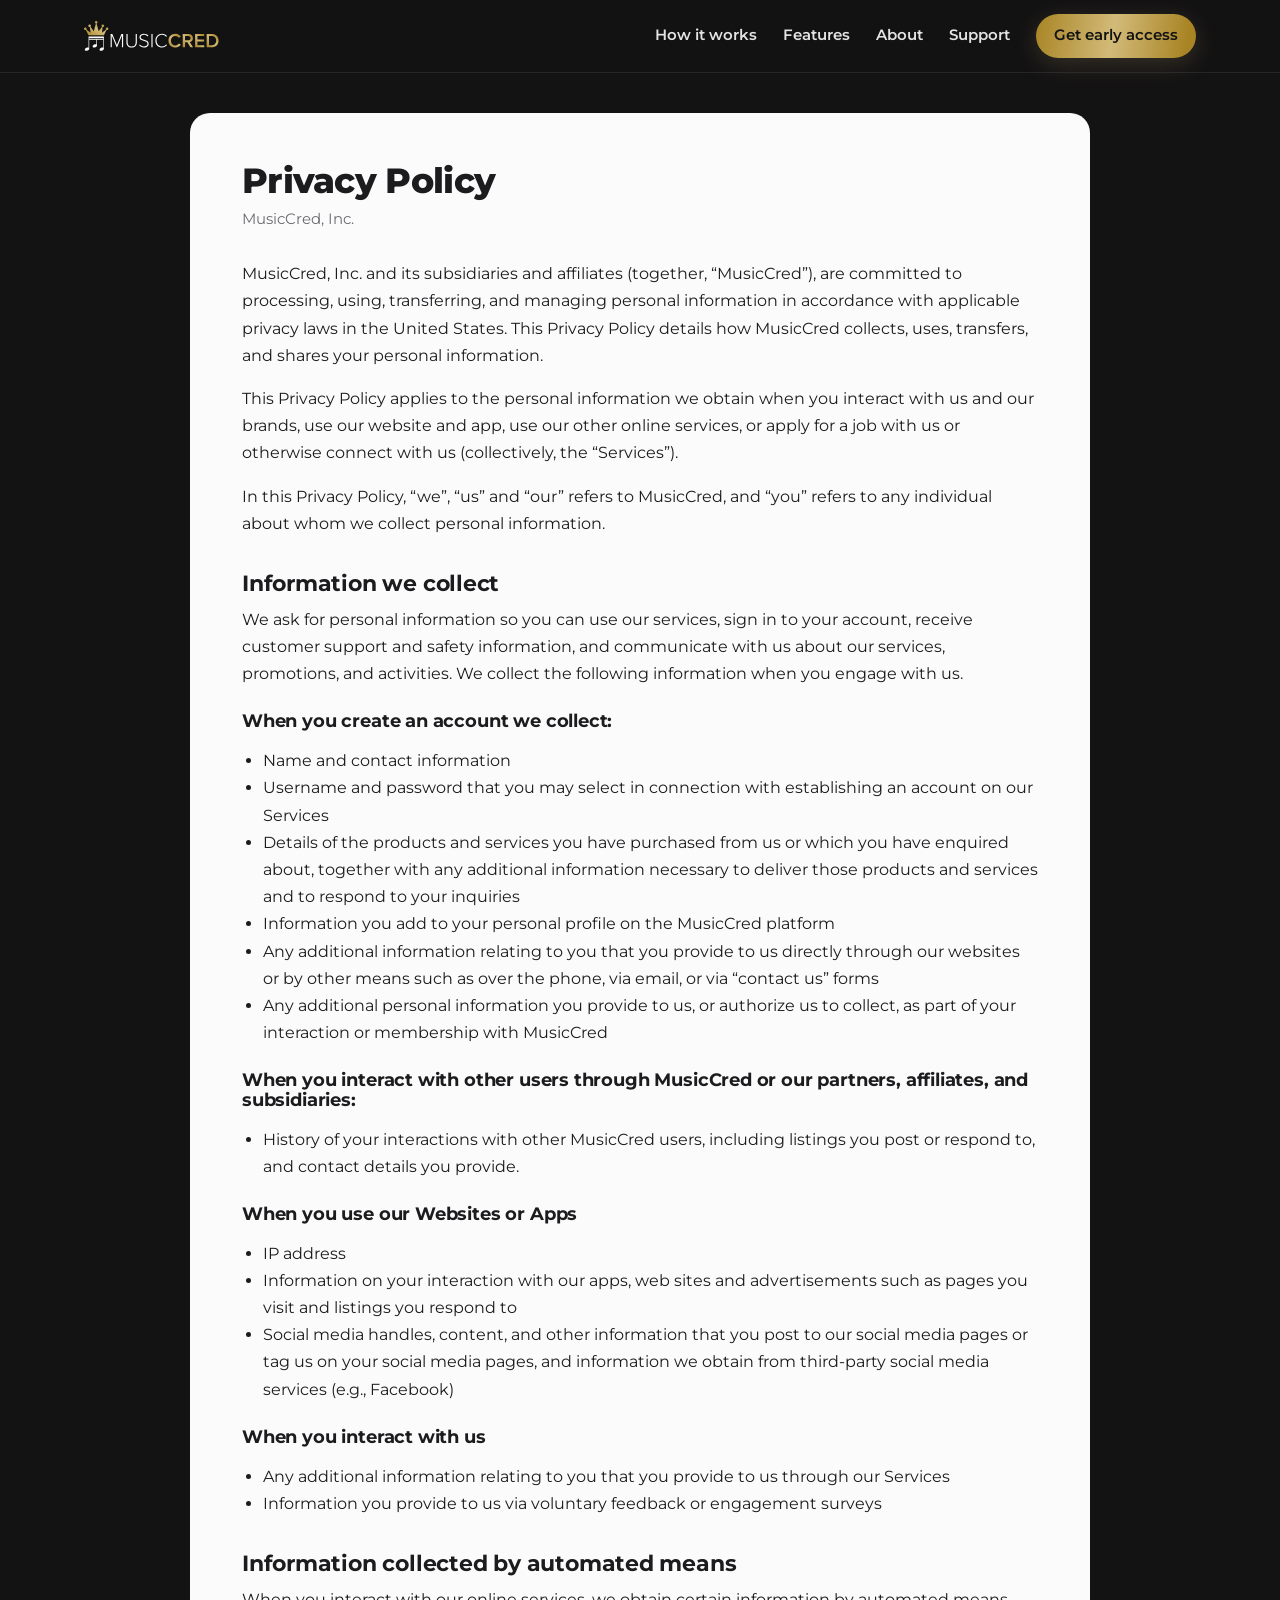
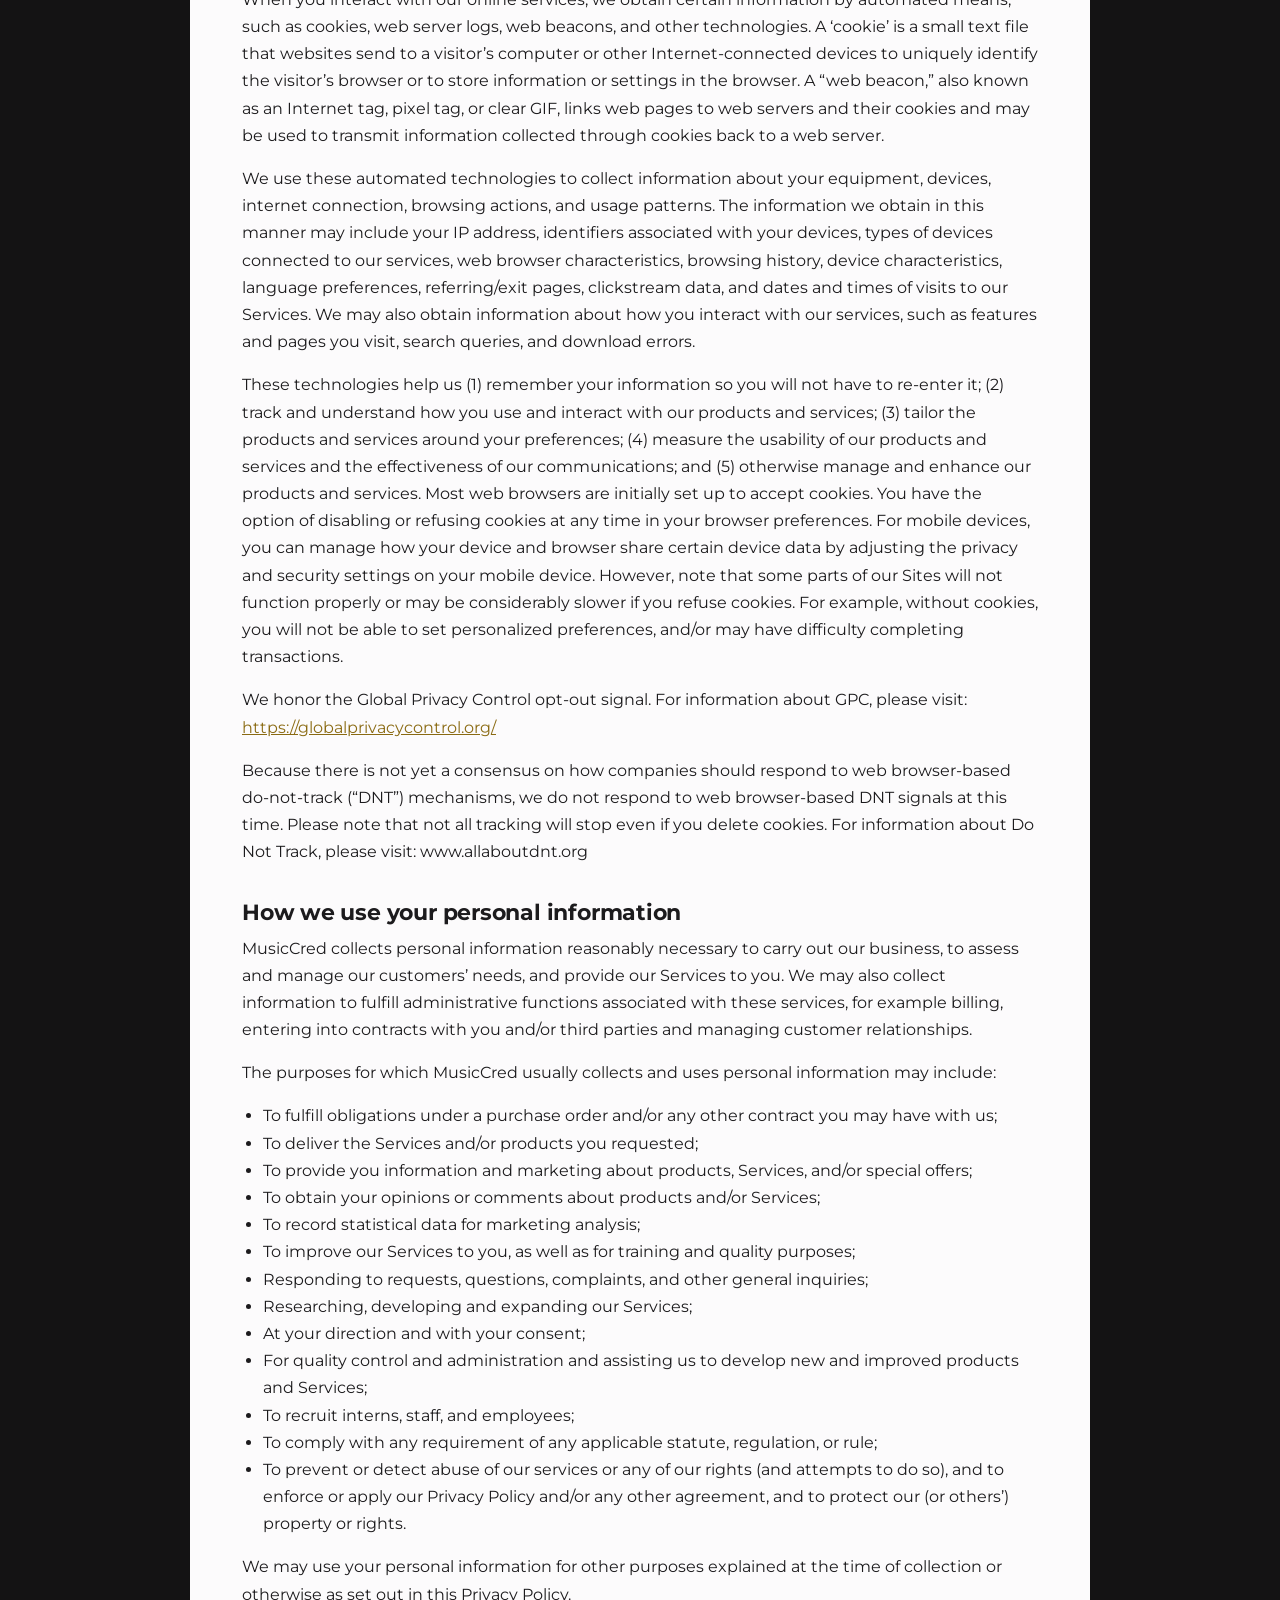
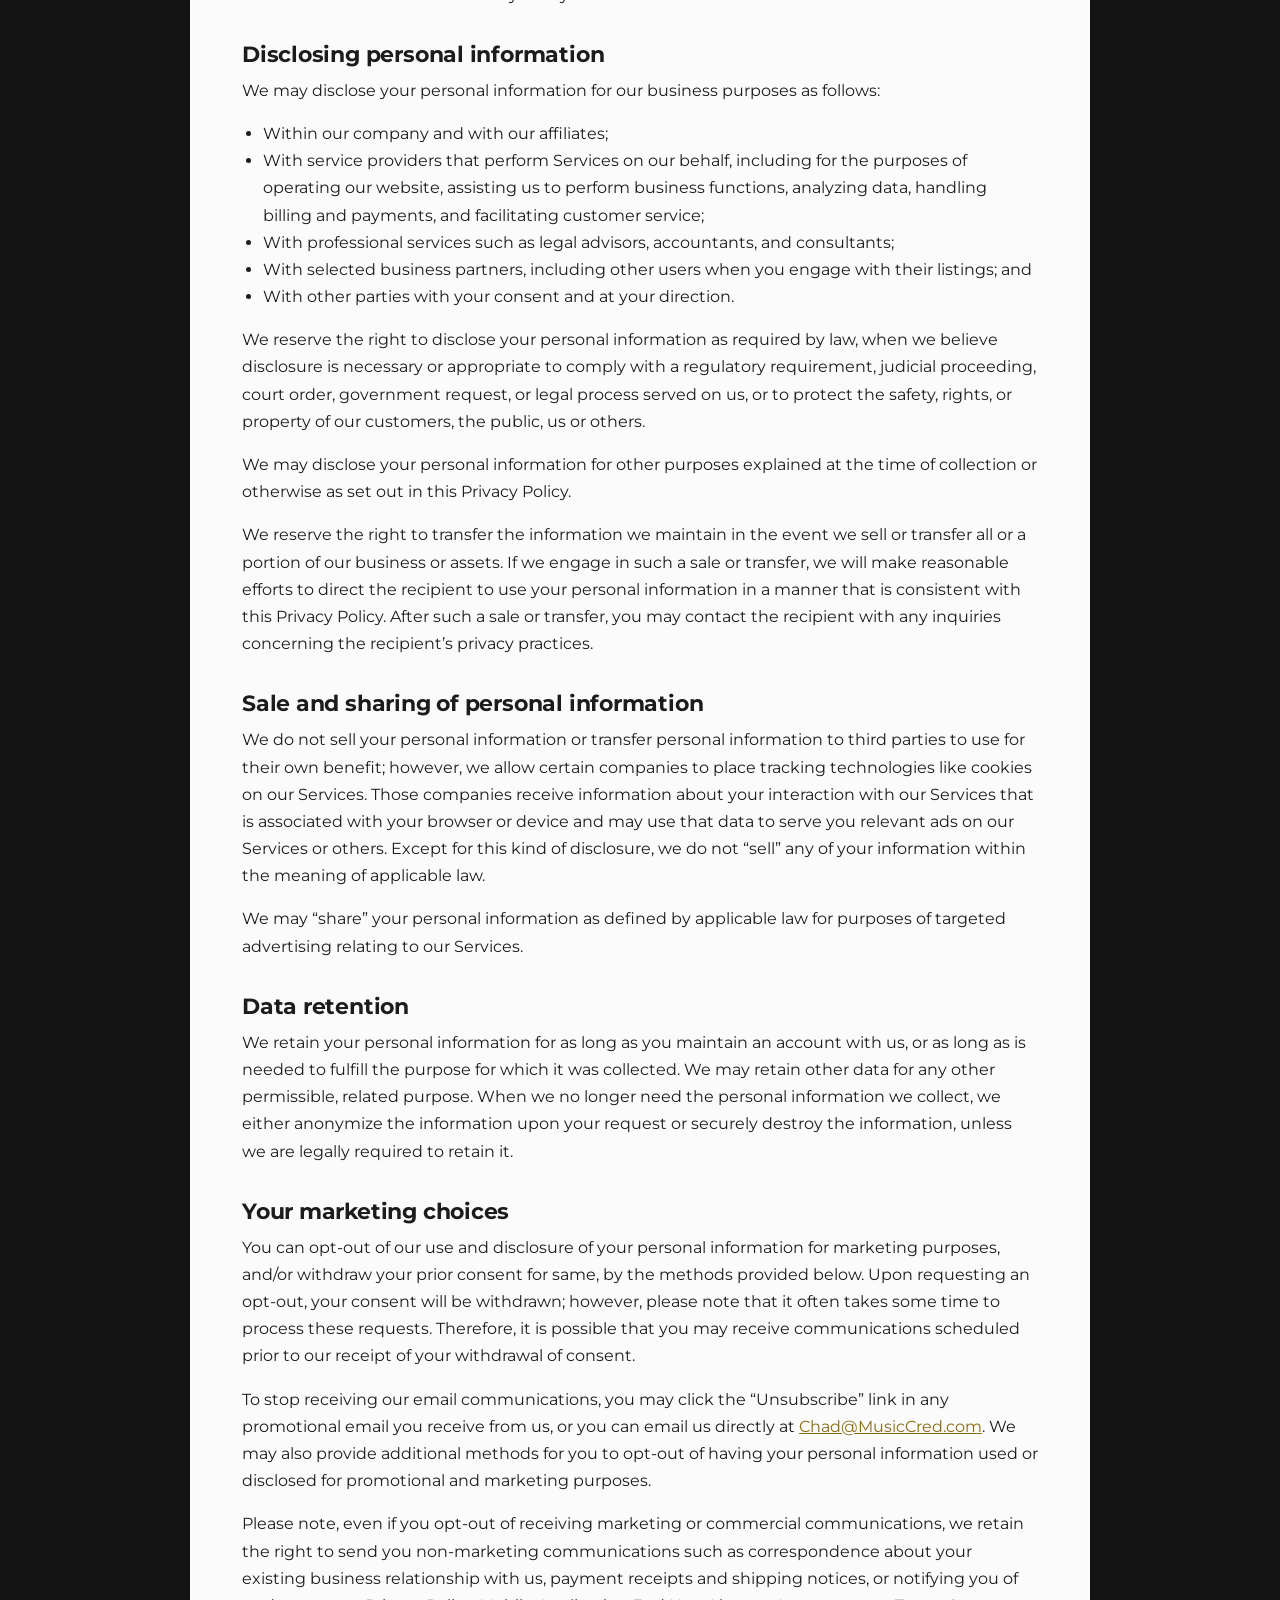
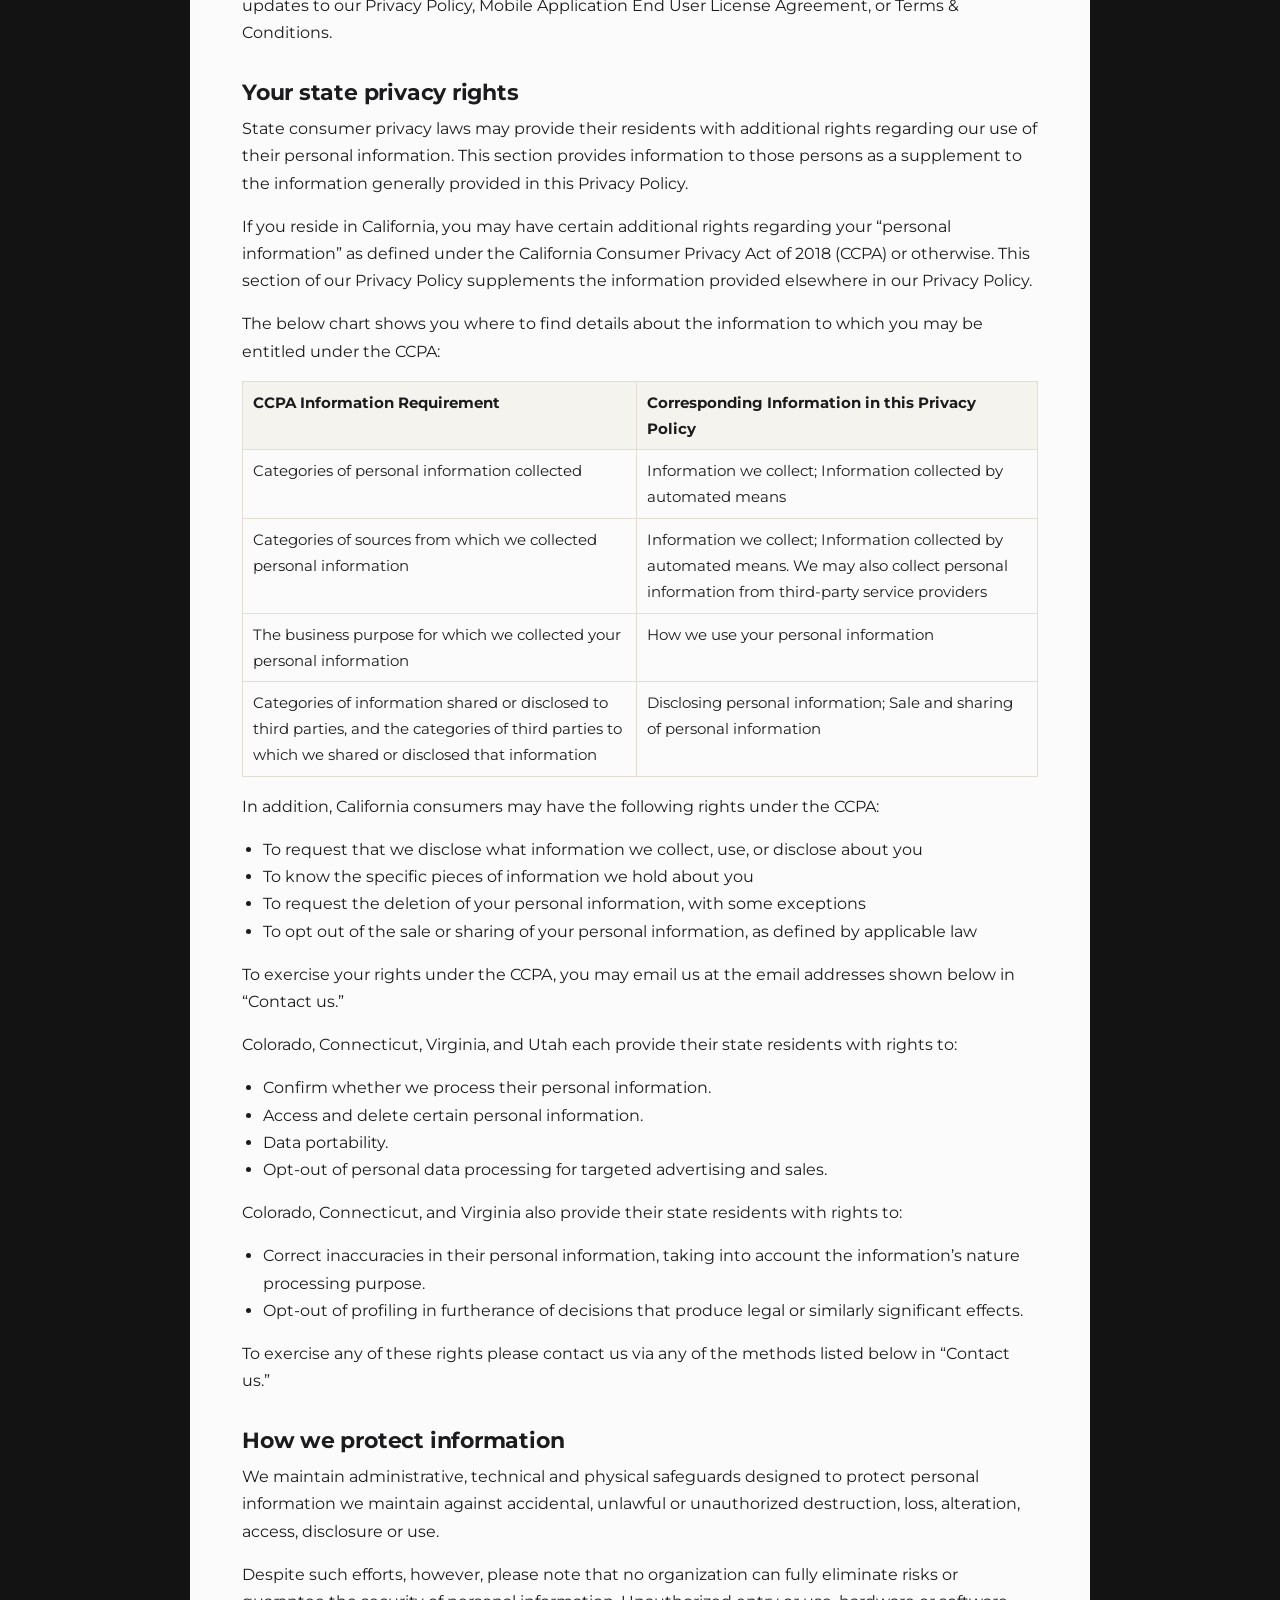
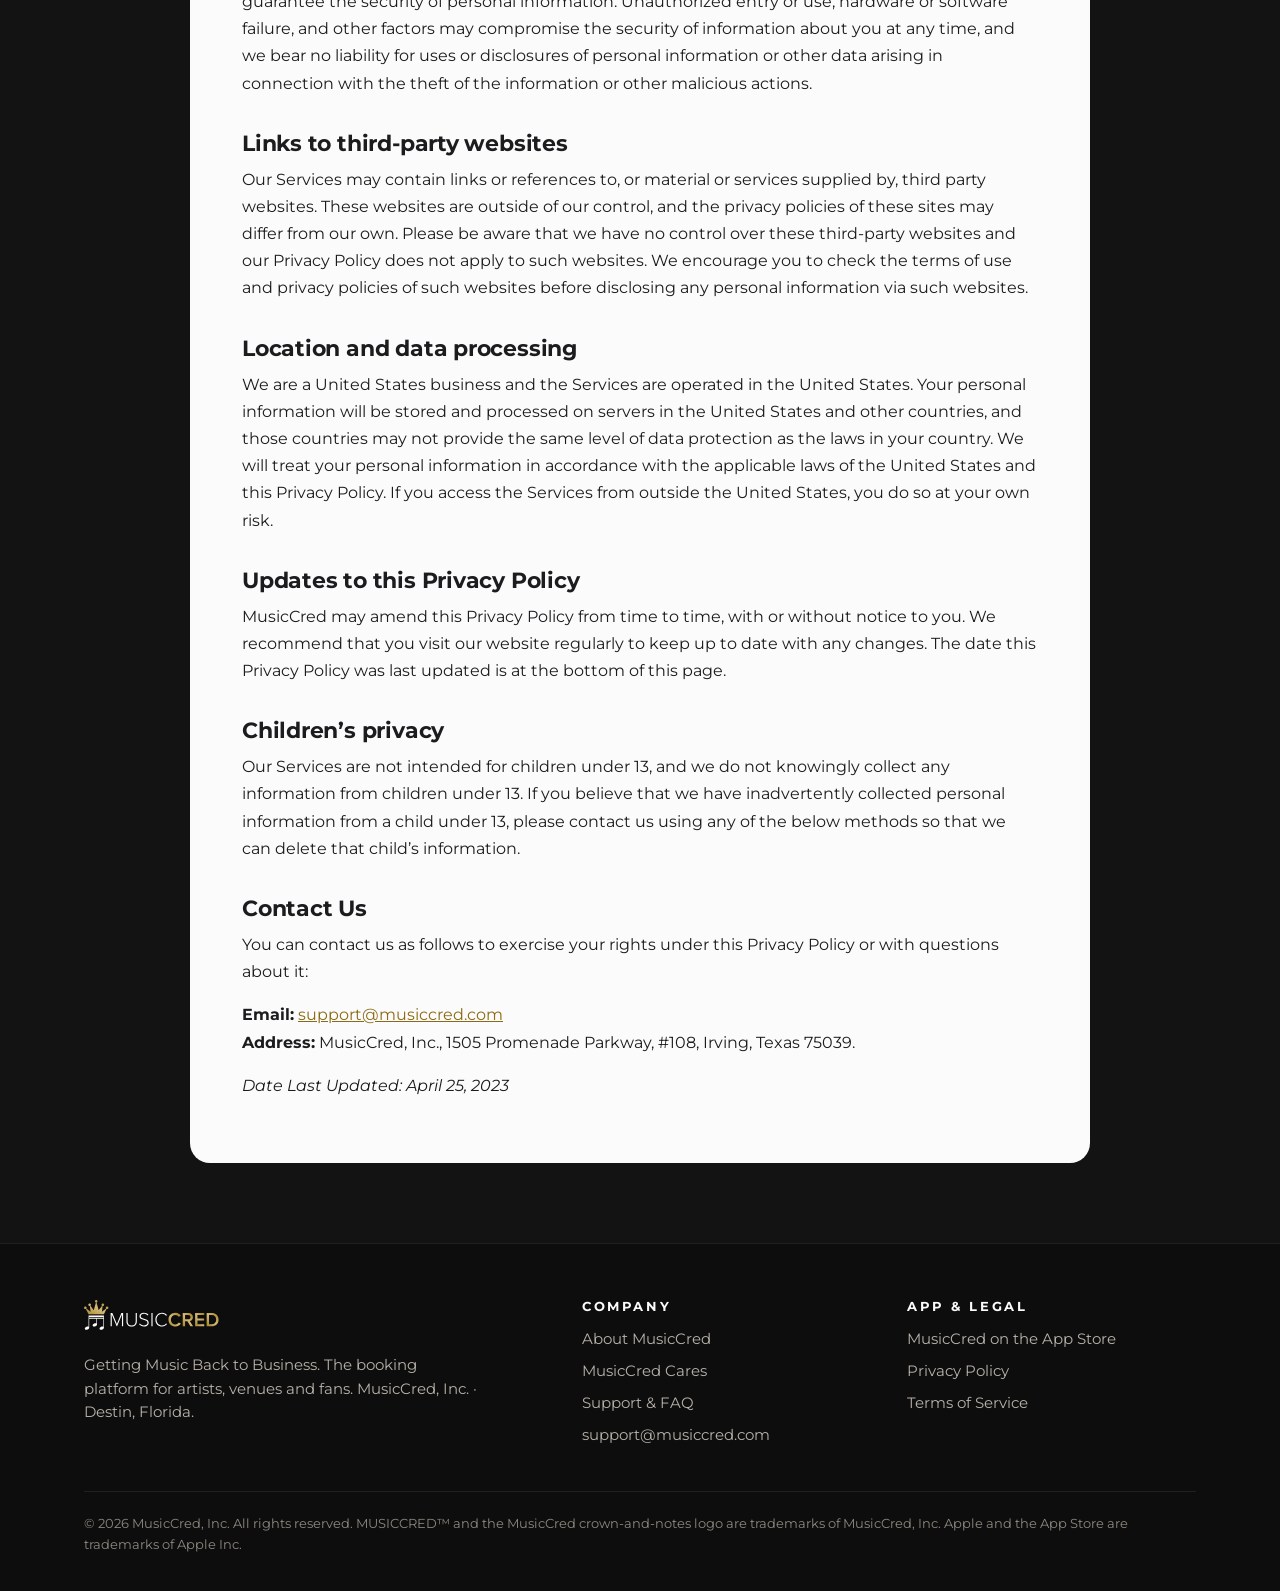
<file: privacy-policy/index.html>
<!doctype html>
<html lang="en">
<head>
<meta charset="utf-8">
<meta name="viewport" content="width=device-width,initial-scale=1">
<title>Privacy Policy — MusicCred</title>
<meta name="description" content="MusicCred, Inc. Privacy Policy.">
<link rel="canonical" href="https://musiccred.com/privacy-policy/">
<link rel="icon" type="image/svg+xml" href="/favicon.svg">
<link rel="icon" type="image/png" sizes="32x32" href="/assets/favicon-32.png">
<link rel="apple-touch-icon" href="/assets/apple-touch-icon.png">
<meta name="theme-color" content="#141314">
<link rel="preconnect" href="https://fonts.googleapis.com"><link rel="preconnect" href="https://fonts.gstatic.com" crossorigin>
<link rel="stylesheet" href="https://fonts.googleapis.com/css2?family=Montserrat:wght@400;500;600;700;800&display=swap">
<link rel="stylesheet" href="/styles.css">
<meta property="og:site_name" content="MusicCred">
<meta property="og:title" content="Privacy Policy — MusicCred">
<meta property="og:description" content="MusicCred, Inc. Privacy Policy.">
<meta property="og:type" content="website">
<meta property="og:url" content="https://musiccred.com/privacy-policy/">
<meta property="og:image" content="https://musiccred.com/assets/og.png">
<meta name="twitter:card" content="summary_large_image">
<meta name="twitter:image" content="https://musiccred.com/assets/og.png">
</head>
<body>
<header class="site"><div class="wrap">
  <a class="brand" href="/" aria-label="MusicCred home"><svg class="wordmark" role="img" aria-label="MusicCred" xmlns="http://www.w3.org/2000/svg" width="126" height="28" viewBox="0 0 126 28" fill="none">
<path d="M35.4278 24.4712V13.5152L30.892 24.4712H30.4812L25.9264 13.5152V24.4712H24.8621V12.1883H26.4484L30.6861 22.4092L34.9056 12.1883H36.5105V24.4712H35.4278Z" fill="white"/>
<path d="M39.6136 19.7583V12.1883H40.697V19.7393C40.697 22.2236 42.0218 23.7332 44.4675 23.7332C46.9127 23.7332 48.2382 22.2236 48.2382 19.7393V12.1883H49.3209V19.7583C49.3209 22.7965 47.6784 24.6919 44.4675 24.6919C41.2751 24.6919 39.6136 22.7789 39.6136 19.7583Z" fill="white"/>
<path d="M51.3907 22.7409L52.0806 21.9489C52.8833 22.8506 54.1901 23.7332 55.9831 23.7332C58.5221 23.7332 59.2502 22.3347 59.2502 21.2869C59.2502 17.6773 51.782 19.5537 51.782 15.2645C51.782 13.2566 53.6114 11.9866 55.8696 11.9866C57.7194 11.9866 59.1367 12.6311 60.0893 13.7184L59.3804 14.4915C58.4833 13.4232 57.2142 12.9453 55.8164 12.9453C54.1526 12.9453 52.9024 13.8835 52.9024 15.209C52.9024 18.3597 60.3694 16.6265 60.3694 21.2123C60.3694 22.7965 59.3063 24.6919 55.9449 24.6919C53.8909 24.6919 52.341 23.8647 51.3907 22.7409Z" fill="white"/>
<path d="M62.9321 24.4712V12.1883H63.9941V24.4712H62.9321Z" fill="white"/>
<path d="M66.6274 18.3393C66.6274 14.5645 69.41 11.9866 72.9375 11.9866C74.915 11.9866 76.4285 12.8533 77.4732 14.1583L76.5778 14.7311C75.7936 13.6629 74.4319 12.9453 72.9375 12.9453C70.0258 12.9453 67.7462 15.1359 67.7462 18.3393C67.7462 21.5061 70.0258 23.7332 72.9375 23.7332C74.4319 23.7332 75.7936 23.0157 76.5778 21.9489L77.4935 22.4998C76.3706 23.8443 74.915 24.6919 72.9375 24.6919C69.41 24.6919 66.6274 22.114 66.6274 18.3393Z" fill="white"/>
<path d="M78.8582 18.3393C78.8582 14.547 81.7157 11.9866 85.393 11.9866C87.8925 11.9866 89.4615 13.2566 90.3756 14.7311L88.5281 15.6898C87.931 14.6566 86.7176 13.9025 85.393 13.9025C82.9277 13.9025 81.0994 15.7424 81.0994 18.3393C81.0994 20.8996 82.9277 22.7789 85.393 22.7789C86.7176 22.7789 87.931 22.0044 88.5281 20.9902L90.3949 21.9124C89.4437 23.384 87.8925 24.6919 85.393 24.6919C81.7157 24.6919 78.8582 22.114 78.8582 18.3393Z" fill="url(#paint0_linear_6882_8880)"/>
<path d="M99.4521 16.0186C99.4521 14.8407 98.5572 14.0866 97.326 14.0866H94.3199V17.99H97.326C98.5572 17.99 99.4521 17.2169 99.4521 16.0186ZM99.2491 24.4712L96.5037 19.8868H94.3199V24.4712H92.136V12.1883H97.606C100.068 12.1883 101.694 13.7549 101.694 16.0375C101.694 18.2106 100.239 19.4075 98.7246 19.6457L101.787 24.4712H99.2491Z" fill="url(#paint1_linear_6882_8880)"/>
<path d="M103.703 24.4712V12.1883H112.234V14.0866H105.885V17.252H112.105V19.1518H105.885V22.5743H112.234V24.4712H103.703Z" fill="url(#paint2_linear_6882_8880)"/>
<path d="M123.381 18.3202C123.381 15.9645 121.888 14.0866 119.124 14.0866H116.662V22.5743H119.105C121.812 22.5743 123.381 20.6614 123.381 18.3202ZM114.478 24.4712V12.1883H119.105C123.008 12.1883 125.624 14.7311 125.624 18.3202C125.624 21.9488 123.008 24.4712 119.124 24.4712H114.478Z" fill="url(#paint3_linear_6882_8880)"/>
<path d="M17.9957 16.916H4.83753V16.0217H17.9957V16.916ZM4.2623 14.4633V24.9669C3.76846 24.6844 3.02715 24.6438 2.28967 24.9188C1.20241 25.3243 0.550371 26.2523 0.83325 26.9899C1.11662 27.7275 2.22737 27.9963 3.31463 27.5914C4.25797 27.2395 4.87098 26.495 4.83342 25.8234H4.83753V17.4831H11.5582V21.9169C11.0648 21.635 10.323 21.5945 9.58556 21.8687C8.49795 22.275 7.84626 23.2016 8.12886 23.9399C8.41251 24.6775 9.52291 24.947 10.6102 24.5414C11.5535 24.1901 12.1666 23.4457 12.129 22.7734H12.1331V17.4831H17.9957V24.9669C17.5019 24.6844 16.7603 24.6438 16.0228 24.9188C14.9355 25.3243 14.2838 26.2523 14.5664 26.9899C14.85 27.7275 15.9602 27.9963 17.0475 27.5914C17.9907 27.2395 18.6038 26.495 18.5665 25.8234H18.5706V14.4633H4.2623Z" fill="white"/>
<path d="M21.5669 6.01636C20.8882 6.01636 20.3383 6.55942 20.3383 7.22827C20.3383 7.52523 20.4504 7.79401 20.6299 8.00435L16.7198 11.0021L17.4112 5.6651C17.4627 5.67129 17.5131 5.68091 17.5662 5.68091C18.2454 5.68091 18.7952 5.13785 18.7952 4.469C18.7952 3.79947 18.2454 3.25711 17.5662 3.25711C16.8883 3.25711 16.3381 3.79947 16.3381 4.469C16.3381 4.86082 16.53 5.20592 16.8232 5.42795L13.6955 9.46441L11.7412 2.43222C12.2614 2.29061 12.6455 1.82593 12.6455 1.26844C12.6455 0.599593 12.0954 0.0565319 11.4164 0.0565319C10.7377 0.0565319 10.1875 0.599593 10.1875 1.26844C10.1875 1.82662 10.5733 2.29268 11.0943 2.43291L9.13917 9.46716L6.0098 5.42795C6.303 5.20592 6.49493 4.86082 6.49493 4.469C6.49493 3.79947 5.94478 3.25711 5.26689 3.25711C4.58767 3.25711 4.03773 3.79947 4.03773 4.469C4.03773 5.13785 4.58767 5.68091 5.26689 5.68091C5.31971 5.68091 5.37038 5.67129 5.42181 5.6651L6.11734 11.0344L2.16505 8.00435C2.3445 7.79401 2.45719 7.52523 2.45719 7.22827C2.45719 6.55942 1.90726 6.01636 1.22804 6.01636C0.550147 6.01636 0 6.55942 0 7.22827C0 7.8978 0.550147 8.44016 1.22804 8.44016C1.4183 8.44016 1.59608 8.3941 1.75728 8.3178L4.25252 13.1888H18.5432L21.0382 8.3178C21.1991 8.3941 21.3766 8.44016 21.5669 8.44016C22.245 8.44016 22.7955 7.8978 22.7955 7.22827C22.7955 6.55942 22.245 6.01636 21.5669 6.01636Z" fill="url(#paint4_linear_6882_8880)"/>
<defs>
<linearGradient id="paint0_linear_6882_8880" x1="78.8582" y1="24.6919" x2="91.5045" y2="13.2086" gradientUnits="userSpaceOnUse">
<stop stop-color="#A88424"/>
<stop offset="0.484375" stop-color="#D2BA79"/>
<stop offset="0.932292" stop-color="#A88424"/>
</linearGradient>
<linearGradient id="paint1_linear_6882_8880" x1="92.136" y1="24.4712" x2="104.07" y2="15.094" gradientUnits="userSpaceOnUse">
<stop stop-color="#A88424"/>
<stop offset="0.484375" stop-color="#D2BA79"/>
<stop offset="0.932292" stop-color="#A88424"/>
</linearGradient>
<linearGradient id="paint2_linear_6882_8880" x1="103.703" y1="24.4712" x2="115.212" y2="16.4771" gradientUnits="userSpaceOnUse">
<stop stop-color="#A88424"/>
<stop offset="0.484375" stop-color="#D2BA79"/>
<stop offset="0.932292" stop-color="#A88424"/>
</linearGradient>
<linearGradient id="paint3_linear_6882_8880" x1="114.478" y1="24.4712" x2="126.703" y2="13.3775" gradientUnits="userSpaceOnUse">
<stop stop-color="#A88424"/>
<stop offset="0.484375" stop-color="#D2BA79"/>
<stop offset="0.932292" stop-color="#A88424"/>
</linearGradient>
<linearGradient id="paint4_linear_6882_8880" x1="0" y1="13.1888" x2="11.3604" y2="-6.53109" gradientUnits="userSpaceOnUse">
<stop stop-color="#A88424"/>
<stop offset="0.484375" stop-color="#D2BA79"/>
<stop offset="0.932292" stop-color="#A88424"/>
</linearGradient>
</defs>
</svg></a>
  <nav class="main">
    <a href="/#how">How it works</a>
    <a href="/#features">Features</a>
    <a href="/about/">About</a>
    <a href="/support/">Support</a>
    <a class="cta" href="mailto:support@musiccred.com?subject=MusicCred%20early%20access">Get early access</a>
  </nav>
</div></header>
<main class="legal-page"><h1>Privacy Policy</h1><div class="meta">MusicCred, Inc.</div><p>MusicCred, Inc. and its subsidiaries and affiliates (together, “MusicCred”), are committed to processing, using, transferring, and managing personal information in accordance with applicable privacy laws in the United States. This Privacy Policy details how MusicCred collects, uses, transfers, and shares your personal information.</p>
<p>This Privacy Policy applies to the personal information we obtain when you interact with us and our brands, use our website and app, use our other online services, or apply for a job with us or otherwise connect with us (collectively, the “Services”).</p>
<p>In this Privacy Policy, “we”, “us” and “our” refers to MusicCred, and “you” refers to any individual about whom we collect personal information.</p>

<h2>Information we collect</h2>
<p>We ask for personal information so you can use our services, sign in to your account, receive customer support and safety information, and communicate with us about our services, promotions, and activities. We collect the following information when you engage with us.</p>
<h3>When you create an account we collect:</h3>
<ul>
<li>Name and contact information</li>
<li>Username and password that you may select in connection with establishing an account on our Services</li>
<li>Details of the products and services you have purchased from us or which you have enquired about, together with any additional information necessary to deliver those products and services and to respond to your inquiries</li>
<li>Information you add to your personal profile on the MusicCred platform</li>
<li>Any additional information relating to you that you provide to us directly through our websites or by other means such as over the phone, via email, or via “contact us” forms</li>
<li>Any additional personal information you provide to us, or authorize us to collect, as part of your interaction or membership with MusicCred</li>
</ul>
<h3>When you interact with other users through MusicCred or our partners, affiliates, and subsidiaries:</h3>
<ul>
<li>History of your interactions with other MusicCred users, including listings you post or respond to, and contact details you provide.</li>
</ul>
<h3>When you use our Websites or Apps</h3>
<ul>
<li>IP address</li>
<li>Information on your interaction with our apps, web sites and advertisements such as pages you visit and listings you respond to</li>
<li>Social media handles, content, and other information that you post to our social media pages or tag us on your social media pages, and information we obtain from third-party social media services (e.g., Facebook)</li>
</ul>
<h3>When you interact with us</h3>
<ul>
<li>Any additional information relating to you that you provide to us through our Services</li>
<li>Information you provide to us via voluntary feedback or engagement surveys</li>
</ul>

<h2>Information collected by automated means</h2>
<p>When you interact with our online services, we obtain certain information by automated means, such as cookies, web server logs, web beacons, and other technologies. A ‘cookie’ is a small text file that websites send to a visitor’s computer or other Internet-connected devices to uniquely identify the visitor’s browser or to store information or settings in the browser. A “web beacon,” also known as an Internet tag, pixel tag, or clear GIF, links web pages to web servers and their cookies and may be used to transmit information collected through cookies back to a web server.</p>
<p>We use these automated technologies to collect information about your equipment, devices, internet connection, browsing actions, and usage patterns. The information we obtain in this manner may include your IP address, identifiers associated with your devices, types of devices connected to our services, web browser characteristics, browsing history, device characteristics, language preferences, referring/exit pages, clickstream data, and dates and times of visits to our Services. We may also obtain information about how you interact with our services, such as features and pages you visit, search queries, and download errors.</p>
<p>These technologies help us (1) remember your information so you will not have to re-enter it; (2) track and understand how you use and interact with our products and services; (3) tailor the products and services around your preferences; (4) measure the usability of our products and services and the effectiveness of our communications; and (5) otherwise manage and enhance our products and services. Most web browsers are initially set up to accept cookies. You have the option of disabling or refusing cookies at any time in your browser preferences. For mobile devices, you can manage how your device and browser share certain device data by adjusting the privacy and security settings on your mobile device. However, note that some parts of our Sites will not function properly or may be considerably slower if you refuse cookies. For example, without cookies, you will not be able to set personalized preferences, and/or may have difficulty completing transactions.</p>
<p>We honor the Global Privacy Control opt-out signal. For information about GPC, please visit: <a href="https://globalprivacycontrol.org/" rel="noopener">https://globalprivacycontrol.org/</a></p>
<p>Because there is not yet a consensus on how companies should respond to web browser-based do-not-track (“DNT”) mechanisms, we do not respond to web browser-based DNT signals at this time. Please note that not all tracking will stop even if you delete cookies. For information about Do Not Track, please visit: www.allaboutdnt.org</p>

<h2>How we use your personal information</h2>
<p>MusicCred collects personal information reasonably necessary to carry out our business, to assess and manage our customers’ needs, and provide our Services to you. We may also collect information to fulfill administrative functions associated with these services, for example billing, entering into contracts with you and/or third parties and managing customer relationships.</p>
<p>The purposes for which MusicCred usually collects and uses personal information may include:</p>
<ul>
<li>To fulfill obligations under a purchase order and/or any other contract you may have with us;</li>
<li>To deliver the Services and/or products you requested;</li>
<li>To provide you information and marketing about products, Services, and/or special offers;</li>
<li>To obtain your opinions or comments about products and/or Services;</li>
<li>To record statistical data for marketing analysis;</li>
<li>To improve our Services to you, as well as for training and quality purposes;</li>
<li>Responding to requests, questions, complaints, and other general inquiries;</li>
<li>Researching, developing and expanding our Services;</li>
<li>At your direction and with your consent;</li>
<li>For quality control and administration and assisting us to develop new and improved products and Services;</li>
<li>To recruit interns, staff, and employees;</li>
<li>To comply with any requirement of any applicable statute, regulation, or rule;</li>
<li>To prevent or detect abuse of our services or any of our rights (and attempts to do so), and to enforce or apply our Privacy Policy and/or any other agreement, and to protect our (or others’) property or rights.</li>
</ul>
<p>We may use your personal information for other purposes explained at the time of collection or otherwise as set out in this Privacy Policy.</p>

<h2>Disclosing personal information</h2>
<p>We may disclose your personal information for our business purposes as follows:</p>
<ul>
<li>Within our company and with our affiliates;</li>
<li>With service providers that perform Services on our behalf, including for the purposes of operating our website, assisting us to perform business functions, analyzing data, handling billing and payments, and facilitating customer service;</li>
<li>With professional services such as legal advisors, accountants, and consultants;</li>
<li>With selected business partners, including other users when you engage with their listings; and</li>
<li>With other parties with your consent and at your direction.</li>
</ul>
<p>We reserve the right to disclose your personal information as required by law, when we believe disclosure is necessary or appropriate to comply with a regulatory requirement, judicial proceeding, court order, government request, or legal process served on us, or to protect the safety, rights, or property of our customers, the public, us or others.</p>
<p>We may disclose your personal information for other purposes explained at the time of collection or otherwise as set out in this Privacy Policy.</p>
<p>We reserve the right to transfer the information we maintain in the event we sell or transfer all or a portion of our business or assets. If we engage in such a sale or transfer, we will make reasonable efforts to direct the recipient to use your personal information in a manner that is consistent with this Privacy Policy. After such a sale or transfer, you may contact the recipient with any inquiries concerning the recipient’s privacy practices.</p>

<h2>Sale and sharing of personal information</h2>
<p>We do not sell your personal information or transfer personal information to third parties to use for their own benefit; however, we allow certain companies to place tracking technologies like cookies on our Services. Those companies receive information about your interaction with our Services that is associated with your browser or device and may use that data to serve you relevant ads on our Services or others. Except for this kind of disclosure, we do not “sell” any of your information within the meaning of applicable law.</p>
<p>We may “share” your personal information as defined by applicable law for purposes of targeted advertising relating to our Services.</p>

<h2>Data retention</h2>
<p>We retain your personal information for as long as you maintain an account with us, or as long as is needed to fulfill the purpose for which it was collected. We may retain other data for any other permissible, related purpose. When we no longer need the personal information we collect, we either anonymize the information upon your request or securely destroy the information, unless we are legally required to retain it.</p>

<h2>Your marketing choices</h2>
<p>You can opt-out of our use and disclosure of your personal information for marketing purposes, and/or withdraw your prior consent for same, by the methods provided below. Upon requesting an opt-out, your consent will be withdrawn; however, please note that it often takes some time to process these requests. Therefore, it is possible that you may receive communications scheduled prior to our receipt of your withdrawal of consent.</p>
<p>To stop receiving our email communications, you may click the “Unsubscribe” link in any promotional email you receive from us, or you can email us directly at <a href="mailto:Chad@MusicCred.com">Chad@MusicCred.com</a>. We may also provide additional methods for you to opt-out of having your personal information used or disclosed for promotional and marketing purposes.</p>
<p>Please note, even if you opt-out of receiving marketing or commercial communications, we retain the right to send you non-marketing communications such as correspondence about your existing business relationship with us, payment receipts and shipping notices, or notifying you of updates to our Privacy Policy, Mobile Application End User License Agreement, or Terms &amp; Conditions.</p>

<h2>Your state privacy rights</h2>
<p>State consumer privacy laws may provide their residents with additional rights regarding our use of their personal information. This section provides information to those persons as a supplement to the information generally provided in this Privacy Policy.</p>
<p>If you reside in California, you may have certain additional rights regarding your “personal information” as defined under the California Consumer Privacy Act of 2018 (CCPA) or otherwise. This section of our Privacy Policy supplements the information provided elsewhere in our Privacy Policy.</p>
<p>The below chart shows you where to find details about the information to which you may be entitled under the CCPA:</p>
<table class="legal">
<thead><tr><th>CCPA Information Requirement</th><th>Corresponding Information in this Privacy Policy</th></tr></thead>
<tbody>
<tr><td>Categories of personal information collected</td><td>Information we collect; Information collected by automated means</td></tr>
<tr><td>Categories of sources from which we collected personal information</td><td>Information we collect; Information collected by automated means. We may also collect personal information from third-party service providers</td></tr>
<tr><td>The business purpose for which we collected your personal information</td><td>How we use your personal information</td></tr>
<tr><td>Categories of information shared or disclosed to third parties, and the categories of third parties to which we shared or disclosed that information</td><td>Disclosing personal information; Sale and sharing of personal information</td></tr>
</tbody>
</table>
<p>In addition, California consumers may have the following rights under the CCPA:</p>
<ul>
<li>To request that we disclose what information we collect, use, or disclose about you</li>
<li>To know the specific pieces of information we hold about you</li>
<li>To request the deletion of your personal information, with some exceptions</li>
<li>To opt out of the sale or sharing of your personal information, as defined by applicable law</li>
</ul>
<p>To exercise your rights under the CCPA, you may email us at the email addresses shown below in “Contact us.”</p>
<p>Colorado, Connecticut, Virginia, and Utah each provide their state residents with rights to:</p>
<ul>
<li>Confirm whether we process their personal information.</li>
<li>Access and delete certain personal information.</li>
<li>Data portability.</li>
<li>Opt-out of personal data processing for targeted advertising and sales.</li>
</ul>
<p>Colorado, Connecticut, and Virginia also provide their state residents with rights to:</p>
<ul>
<li>Correct inaccuracies in their personal information, taking into account the information’s nature processing purpose.</li>
<li>Opt-out of profiling in furtherance of decisions that produce legal or similarly significant effects.</li>
</ul>
<p>To exercise any of these rights please contact us via any of the methods listed below in “Contact us.”</p>

<h2>How we protect information</h2>
<p>We maintain administrative, technical and physical safeguards designed to protect personal information we maintain against accidental, unlawful or unauthorized destruction, loss, alteration, access, disclosure or use.</p>
<p>Despite such efforts, however, please note that no organization can fully eliminate risks or guarantee the security of personal information. Unauthorized entry or use, hardware or software failure, and other factors may compromise the security of information about you at any time, and we bear no liability for uses or disclosures of personal information or other data arising in connection with the theft of the information or other malicious actions.</p>

<h2>Links to third-party websites</h2>
<p>Our Services may contain links or references to, or material or services supplied by, third party websites. These websites are outside of our control, and the privacy policies of these sites may differ from our own. Please be aware that we have no control over these third-party websites and our Privacy Policy does not apply to such websites. We encourage you to check the terms of use and privacy policies of such websites before disclosing any personal information via such websites.</p>

<h2>Location and data processing</h2>
<p>We are a United States business and the Services are operated in the United States. Your personal information will be stored and processed on servers in the United States and other countries, and those countries may not provide the same level of data protection as the laws in your country. We will treat your personal information in accordance with the applicable laws of the United States and this Privacy Policy. If you access the Services from outside the United States, you do so at your own risk.</p>

<h2>Updates to this Privacy Policy</h2>
<p>MusicCred may amend this Privacy Policy from time to time, with or without notice to you. We recommend that you visit our website regularly to keep up to date with any changes. The date this Privacy Policy was last updated is at the bottom of this page.</p>

<h2>Children’s privacy</h2>
<p>Our Services are not intended for children under 13, and we do not knowingly collect any information from children under 13. If you believe that we have inadvertently collected personal information from a child under 13, please contact us using any of the below methods so that we can delete that child’s information.</p>

<h2>Contact Us</h2>
<p>You can contact us as follows to exercise your rights under this Privacy Policy or with questions about it:</p>
<p><strong>Email:</strong> <a href="mailto:support@musiccred.com">support@musiccred.com</a><br>
<strong>Address:</strong> MusicCred, Inc., 1505 Promenade Parkway, #108, Irving, Texas 75039.</p>
<p><em>Date Last Updated: April 25, 2023</em></p>
</main>
<footer class="site"><div class="wrap">
  <div>
    <a class="brand" href="/" aria-label="MusicCred home"><svg class="wordmark" role="img" aria-label="MusicCred" xmlns="http://www.w3.org/2000/svg" width="126" height="28" viewBox="0 0 126 28" fill="none">
<path d="M35.4278 24.4712V13.5152L30.892 24.4712H30.4812L25.9264 13.5152V24.4712H24.8621V12.1883H26.4484L30.6861 22.4092L34.9056 12.1883H36.5105V24.4712H35.4278Z" fill="white"/>
<path d="M39.6136 19.7583V12.1883H40.697V19.7393C40.697 22.2236 42.0218 23.7332 44.4675 23.7332C46.9127 23.7332 48.2382 22.2236 48.2382 19.7393V12.1883H49.3209V19.7583C49.3209 22.7965 47.6784 24.6919 44.4675 24.6919C41.2751 24.6919 39.6136 22.7789 39.6136 19.7583Z" fill="white"/>
<path d="M51.3907 22.7409L52.0806 21.9489C52.8833 22.8506 54.1901 23.7332 55.9831 23.7332C58.5221 23.7332 59.2502 22.3347 59.2502 21.2869C59.2502 17.6773 51.782 19.5537 51.782 15.2645C51.782 13.2566 53.6114 11.9866 55.8696 11.9866C57.7194 11.9866 59.1367 12.6311 60.0893 13.7184L59.3804 14.4915C58.4833 13.4232 57.2142 12.9453 55.8164 12.9453C54.1526 12.9453 52.9024 13.8835 52.9024 15.209C52.9024 18.3597 60.3694 16.6265 60.3694 21.2123C60.3694 22.7965 59.3063 24.6919 55.9449 24.6919C53.8909 24.6919 52.341 23.8647 51.3907 22.7409Z" fill="white"/>
<path d="M62.9321 24.4712V12.1883H63.9941V24.4712H62.9321Z" fill="white"/>
<path d="M66.6274 18.3393C66.6274 14.5645 69.41 11.9866 72.9375 11.9866C74.915 11.9866 76.4285 12.8533 77.4732 14.1583L76.5778 14.7311C75.7936 13.6629 74.4319 12.9453 72.9375 12.9453C70.0258 12.9453 67.7462 15.1359 67.7462 18.3393C67.7462 21.5061 70.0258 23.7332 72.9375 23.7332C74.4319 23.7332 75.7936 23.0157 76.5778 21.9489L77.4935 22.4998C76.3706 23.8443 74.915 24.6919 72.9375 24.6919C69.41 24.6919 66.6274 22.114 66.6274 18.3393Z" fill="white"/>
<path d="M78.8582 18.3393C78.8582 14.547 81.7157 11.9866 85.393 11.9866C87.8925 11.9866 89.4615 13.2566 90.3756 14.7311L88.5281 15.6898C87.931 14.6566 86.7176 13.9025 85.393 13.9025C82.9277 13.9025 81.0994 15.7424 81.0994 18.3393C81.0994 20.8996 82.9277 22.7789 85.393 22.7789C86.7176 22.7789 87.931 22.0044 88.5281 20.9902L90.3949 21.9124C89.4437 23.384 87.8925 24.6919 85.393 24.6919C81.7157 24.6919 78.8582 22.114 78.8582 18.3393Z" fill="url(#paint0_linear_6882_8880)"/>
<path d="M99.4521 16.0186C99.4521 14.8407 98.5572 14.0866 97.326 14.0866H94.3199V17.99H97.326C98.5572 17.99 99.4521 17.2169 99.4521 16.0186ZM99.2491 24.4712L96.5037 19.8868H94.3199V24.4712H92.136V12.1883H97.606C100.068 12.1883 101.694 13.7549 101.694 16.0375C101.694 18.2106 100.239 19.4075 98.7246 19.6457L101.787 24.4712H99.2491Z" fill="url(#paint1_linear_6882_8880)"/>
<path d="M103.703 24.4712V12.1883H112.234V14.0866H105.885V17.252H112.105V19.1518H105.885V22.5743H112.234V24.4712H103.703Z" fill="url(#paint2_linear_6882_8880)"/>
<path d="M123.381 18.3202C123.381 15.9645 121.888 14.0866 119.124 14.0866H116.662V22.5743H119.105C121.812 22.5743 123.381 20.6614 123.381 18.3202ZM114.478 24.4712V12.1883H119.105C123.008 12.1883 125.624 14.7311 125.624 18.3202C125.624 21.9488 123.008 24.4712 119.124 24.4712H114.478Z" fill="url(#paint3_linear_6882_8880)"/>
<path d="M17.9957 16.916H4.83753V16.0217H17.9957V16.916ZM4.2623 14.4633V24.9669C3.76846 24.6844 3.02715 24.6438 2.28967 24.9188C1.20241 25.3243 0.550371 26.2523 0.83325 26.9899C1.11662 27.7275 2.22737 27.9963 3.31463 27.5914C4.25797 27.2395 4.87098 26.495 4.83342 25.8234H4.83753V17.4831H11.5582V21.9169C11.0648 21.635 10.323 21.5945 9.58556 21.8687C8.49795 22.275 7.84626 23.2016 8.12886 23.9399C8.41251 24.6775 9.52291 24.947 10.6102 24.5414C11.5535 24.1901 12.1666 23.4457 12.129 22.7734H12.1331V17.4831H17.9957V24.9669C17.5019 24.6844 16.7603 24.6438 16.0228 24.9188C14.9355 25.3243 14.2838 26.2523 14.5664 26.9899C14.85 27.7275 15.9602 27.9963 17.0475 27.5914C17.9907 27.2395 18.6038 26.495 18.5665 25.8234H18.5706V14.4633H4.2623Z" fill="white"/>
<path d="M21.5669 6.01636C20.8882 6.01636 20.3383 6.55942 20.3383 7.22827C20.3383 7.52523 20.4504 7.79401 20.6299 8.00435L16.7198 11.0021L17.4112 5.6651C17.4627 5.67129 17.5131 5.68091 17.5662 5.68091C18.2454 5.68091 18.7952 5.13785 18.7952 4.469C18.7952 3.79947 18.2454 3.25711 17.5662 3.25711C16.8883 3.25711 16.3381 3.79947 16.3381 4.469C16.3381 4.86082 16.53 5.20592 16.8232 5.42795L13.6955 9.46441L11.7412 2.43222C12.2614 2.29061 12.6455 1.82593 12.6455 1.26844C12.6455 0.599593 12.0954 0.0565319 11.4164 0.0565319C10.7377 0.0565319 10.1875 0.599593 10.1875 1.26844C10.1875 1.82662 10.5733 2.29268 11.0943 2.43291L9.13917 9.46716L6.0098 5.42795C6.303 5.20592 6.49493 4.86082 6.49493 4.469C6.49493 3.79947 5.94478 3.25711 5.26689 3.25711C4.58767 3.25711 4.03773 3.79947 4.03773 4.469C4.03773 5.13785 4.58767 5.68091 5.26689 5.68091C5.31971 5.68091 5.37038 5.67129 5.42181 5.6651L6.11734 11.0344L2.16505 8.00435C2.3445 7.79401 2.45719 7.52523 2.45719 7.22827C2.45719 6.55942 1.90726 6.01636 1.22804 6.01636C0.550147 6.01636 0 6.55942 0 7.22827C0 7.8978 0.550147 8.44016 1.22804 8.44016C1.4183 8.44016 1.59608 8.3941 1.75728 8.3178L4.25252 13.1888H18.5432L21.0382 8.3178C21.1991 8.3941 21.3766 8.44016 21.5669 8.44016C22.245 8.44016 22.7955 7.8978 22.7955 7.22827C22.7955 6.55942 22.245 6.01636 21.5669 6.01636Z" fill="url(#paint4_linear_6882_8880)"/>
<defs>
<linearGradient id="paint0_linear_6882_8880" x1="78.8582" y1="24.6919" x2="91.5045" y2="13.2086" gradientUnits="userSpaceOnUse">
<stop stop-color="#A88424"/>
<stop offset="0.484375" stop-color="#D2BA79"/>
<stop offset="0.932292" stop-color="#A88424"/>
</linearGradient>
<linearGradient id="paint1_linear_6882_8880" x1="92.136" y1="24.4712" x2="104.07" y2="15.094" gradientUnits="userSpaceOnUse">
<stop stop-color="#A88424"/>
<stop offset="0.484375" stop-color="#D2BA79"/>
<stop offset="0.932292" stop-color="#A88424"/>
</linearGradient>
<linearGradient id="paint2_linear_6882_8880" x1="103.703" y1="24.4712" x2="115.212" y2="16.4771" gradientUnits="userSpaceOnUse">
<stop stop-color="#A88424"/>
<stop offset="0.484375" stop-color="#D2BA79"/>
<stop offset="0.932292" stop-color="#A88424"/>
</linearGradient>
<linearGradient id="paint3_linear_6882_8880" x1="114.478" y1="24.4712" x2="126.703" y2="13.3775" gradientUnits="userSpaceOnUse">
<stop stop-color="#A88424"/>
<stop offset="0.484375" stop-color="#D2BA79"/>
<stop offset="0.932292" stop-color="#A88424"/>
</linearGradient>
<linearGradient id="paint4_linear_6882_8880" x1="0" y1="13.1888" x2="11.3604" y2="-6.53109" gradientUnits="userSpaceOnUse">
<stop stop-color="#A88424"/>
<stop offset="0.484375" stop-color="#D2BA79"/>
<stop offset="0.932292" stop-color="#A88424"/>
</linearGradient>
</defs>
</svg></a>
    <p style="margin:16px 0 0;max-width:40ch">Getting Music Back to Business. The booking platform for artists, venues and fans. MusicCred, Inc. &middot; Destin, Florida.</p>
  </div>
  <div>
    <h4>Company</h4>
    <ul>
      <li><a href="/about/">About MusicCred</a></li>
      <li><a href="/#cares">MusicCred Cares</a></li>
      <li><a href="/support/">Support &amp; FAQ</a></li>
      <li><a href="mailto:support@musiccred.com">support@musiccred.com</a></li>
    </ul>
  </div>
  <div>
    <h4>App &amp; legal</h4>
    <ul>
      <li><a href="https://apps.apple.com/us/app/musiccred-book-look-more/id6451335675" rel="noopener">MusicCred on the App Store</a></li>
      <li><a href="/privacy-policy/">Privacy Policy</a></li>
      <li><a href="/tos/">Terms of Service</a></li>
    </ul>
  </div>
  <div class="legal">&copy; 2026 MusicCred, Inc. All rights reserved. MUSICCRED&trade; and the MusicCred crown-and-notes logo are trademarks of MusicCred, Inc. Apple and the App Store are trademarks of Apple Inc.</div>
</div></footer>
</body>
</html>
</file>
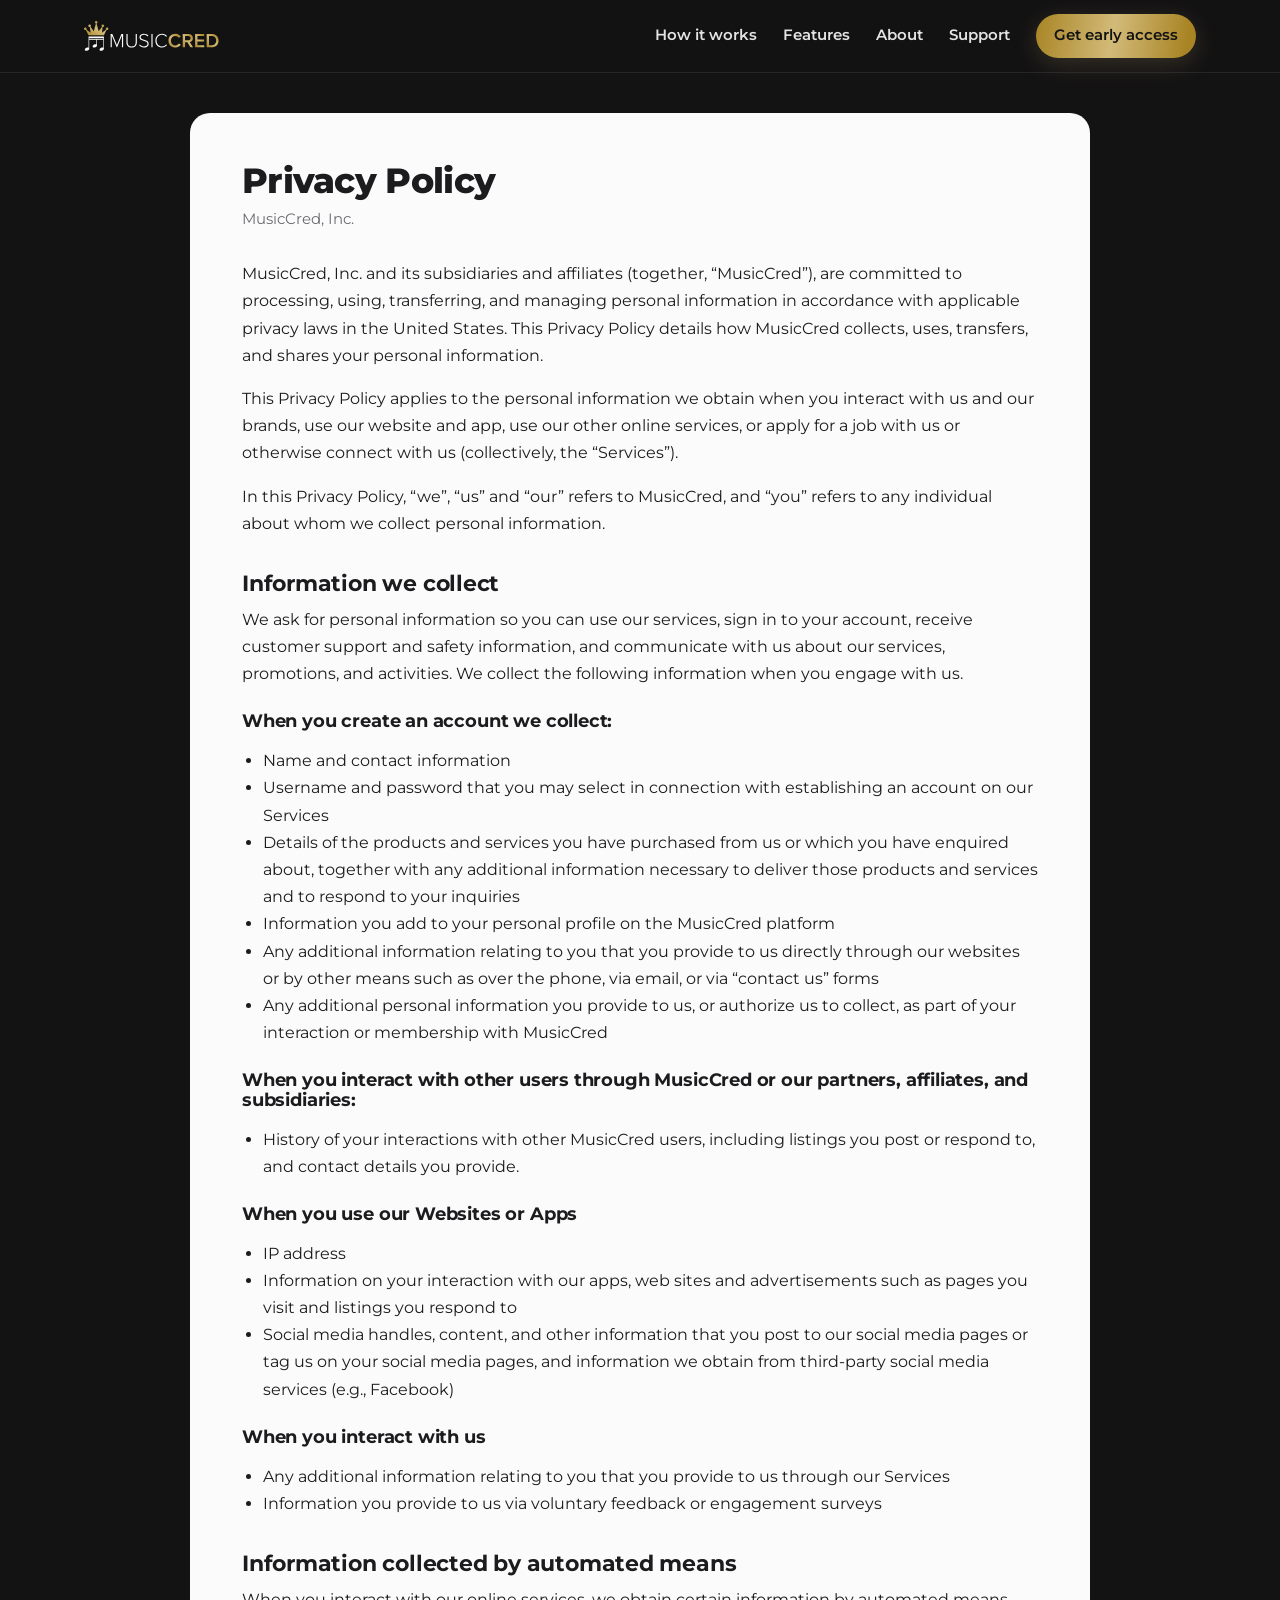
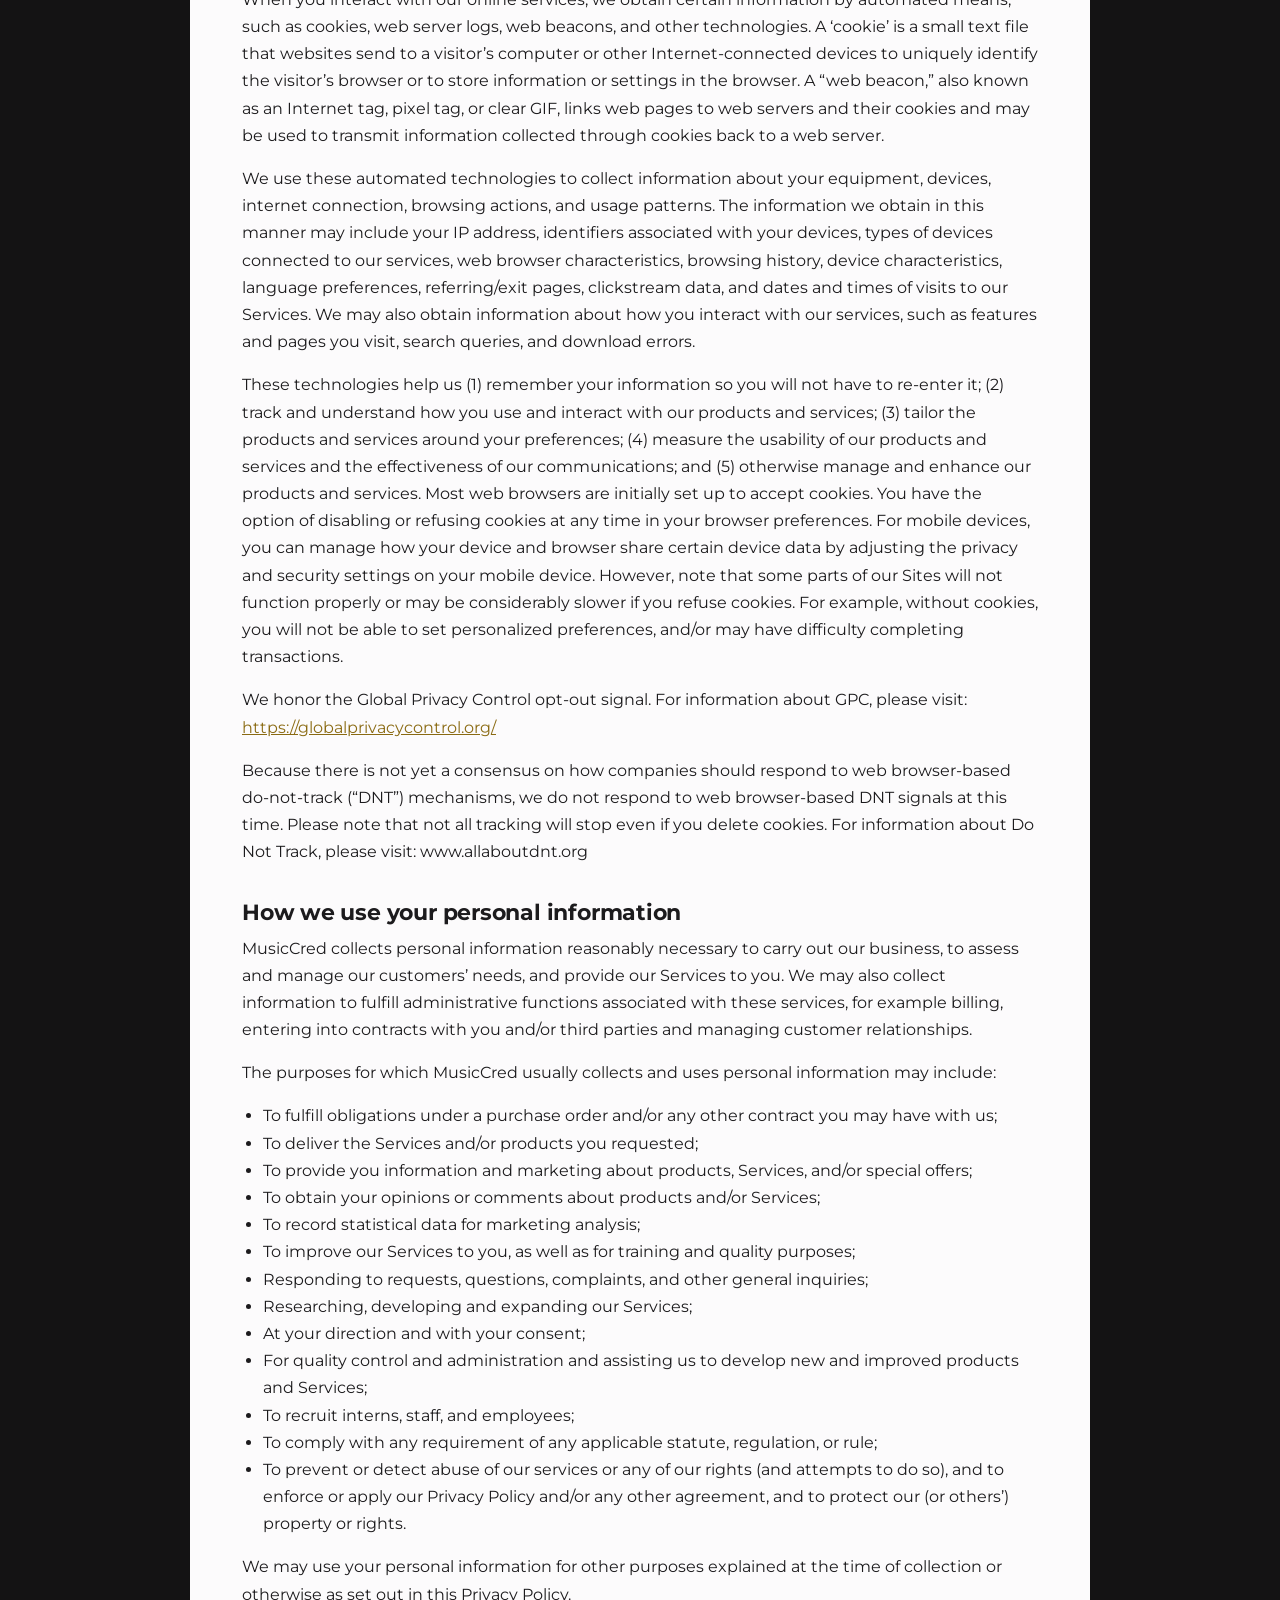
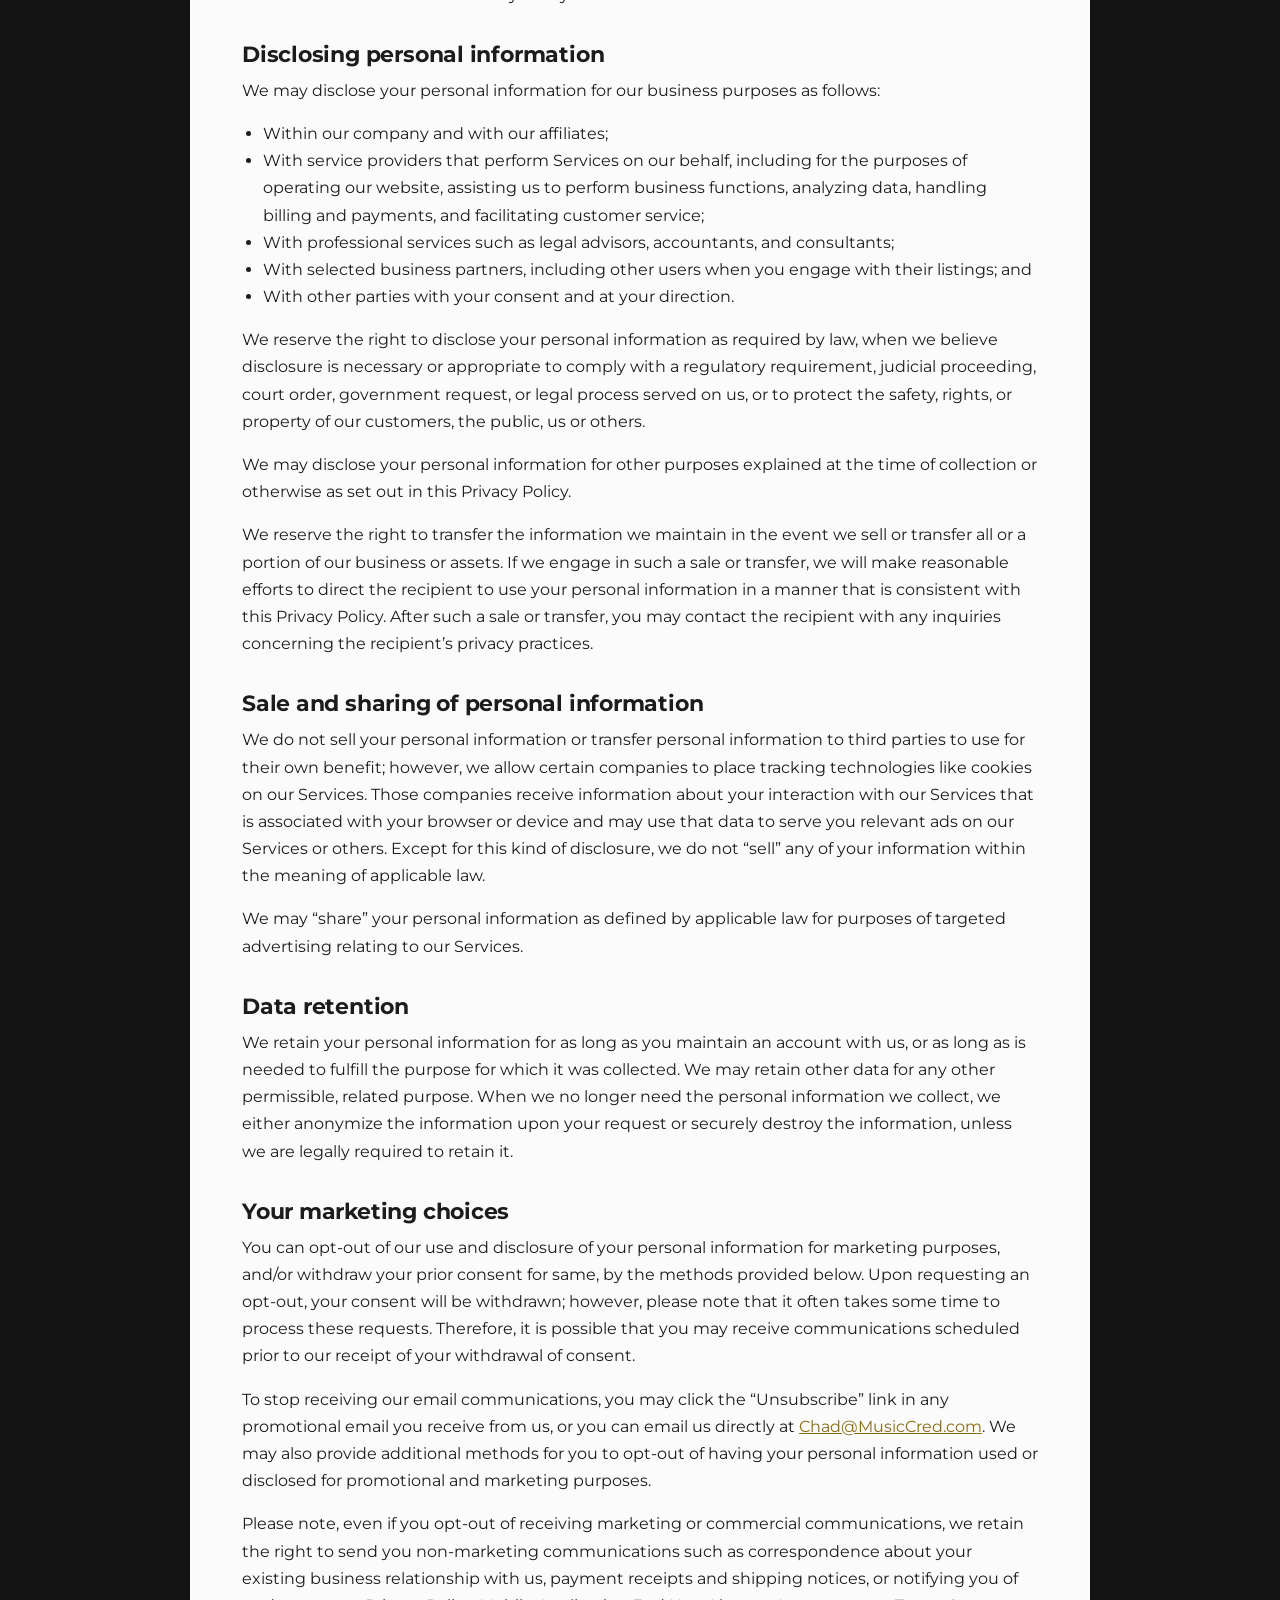
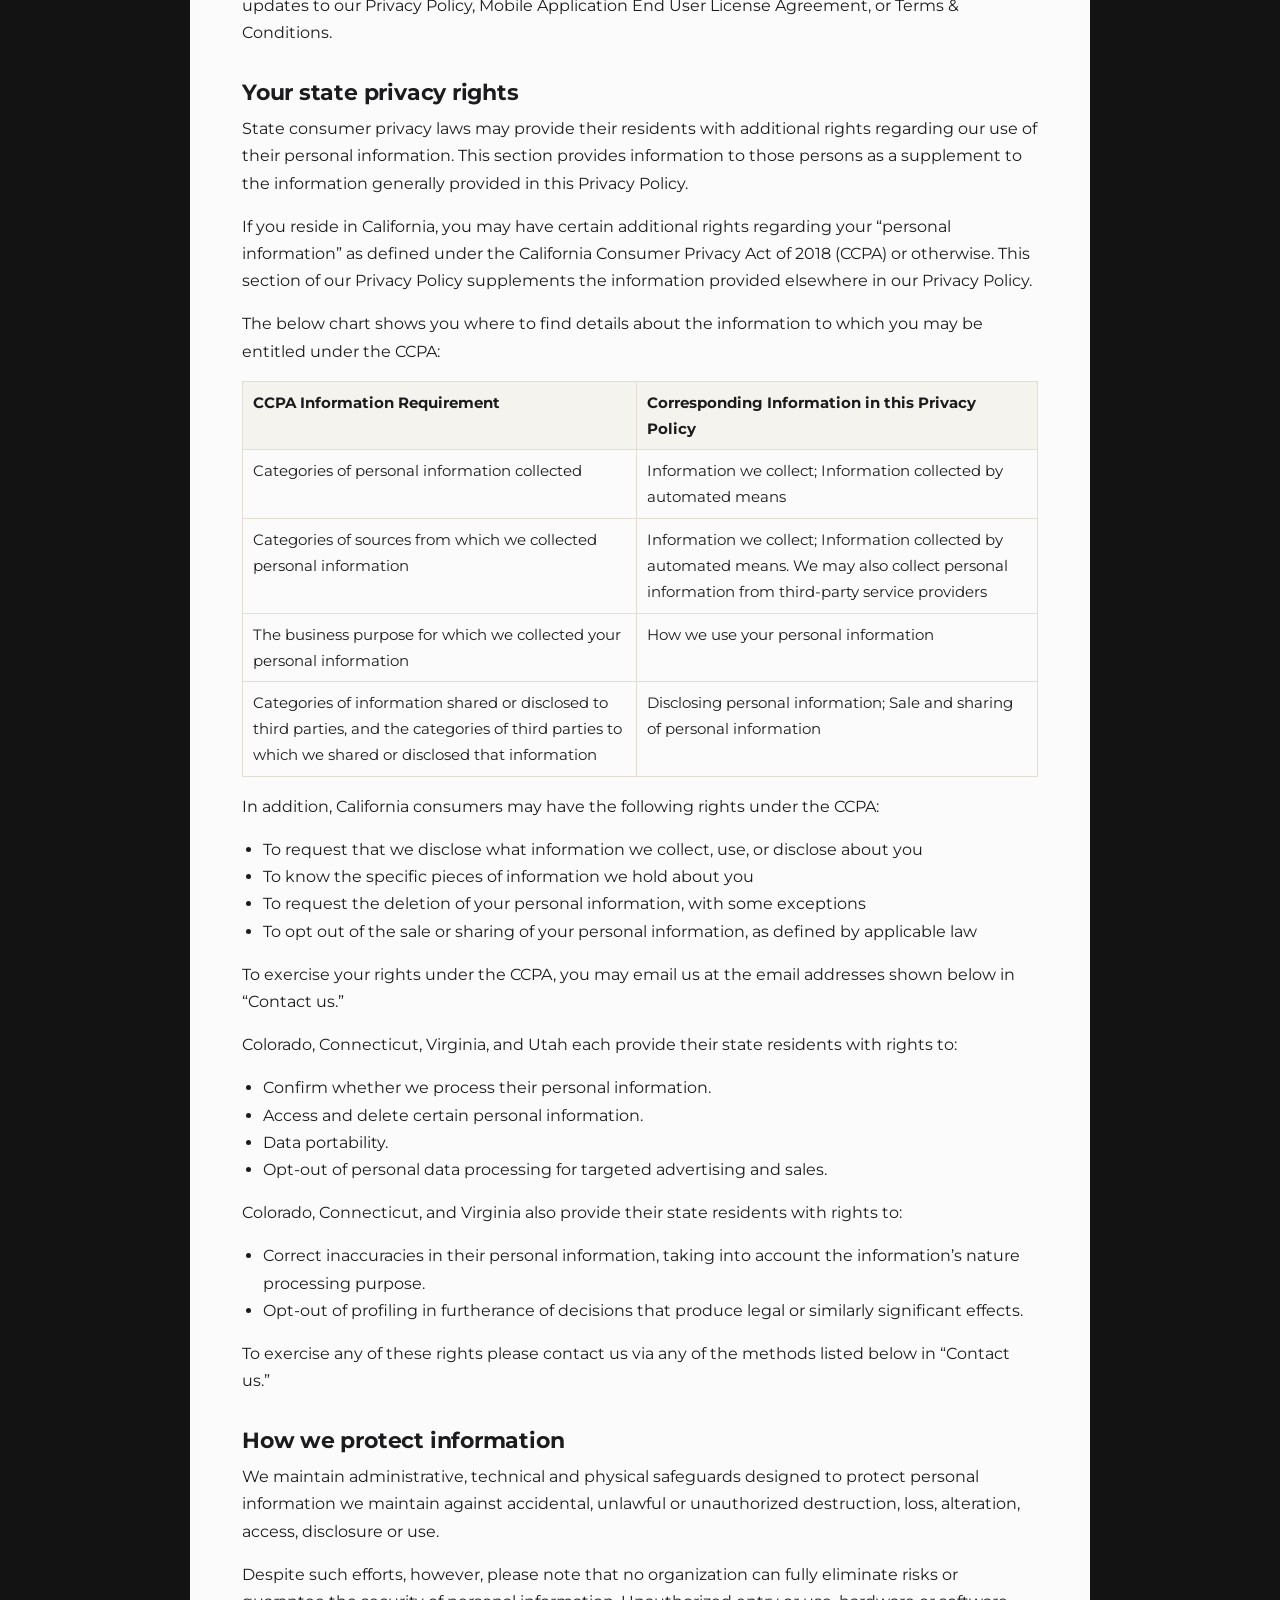
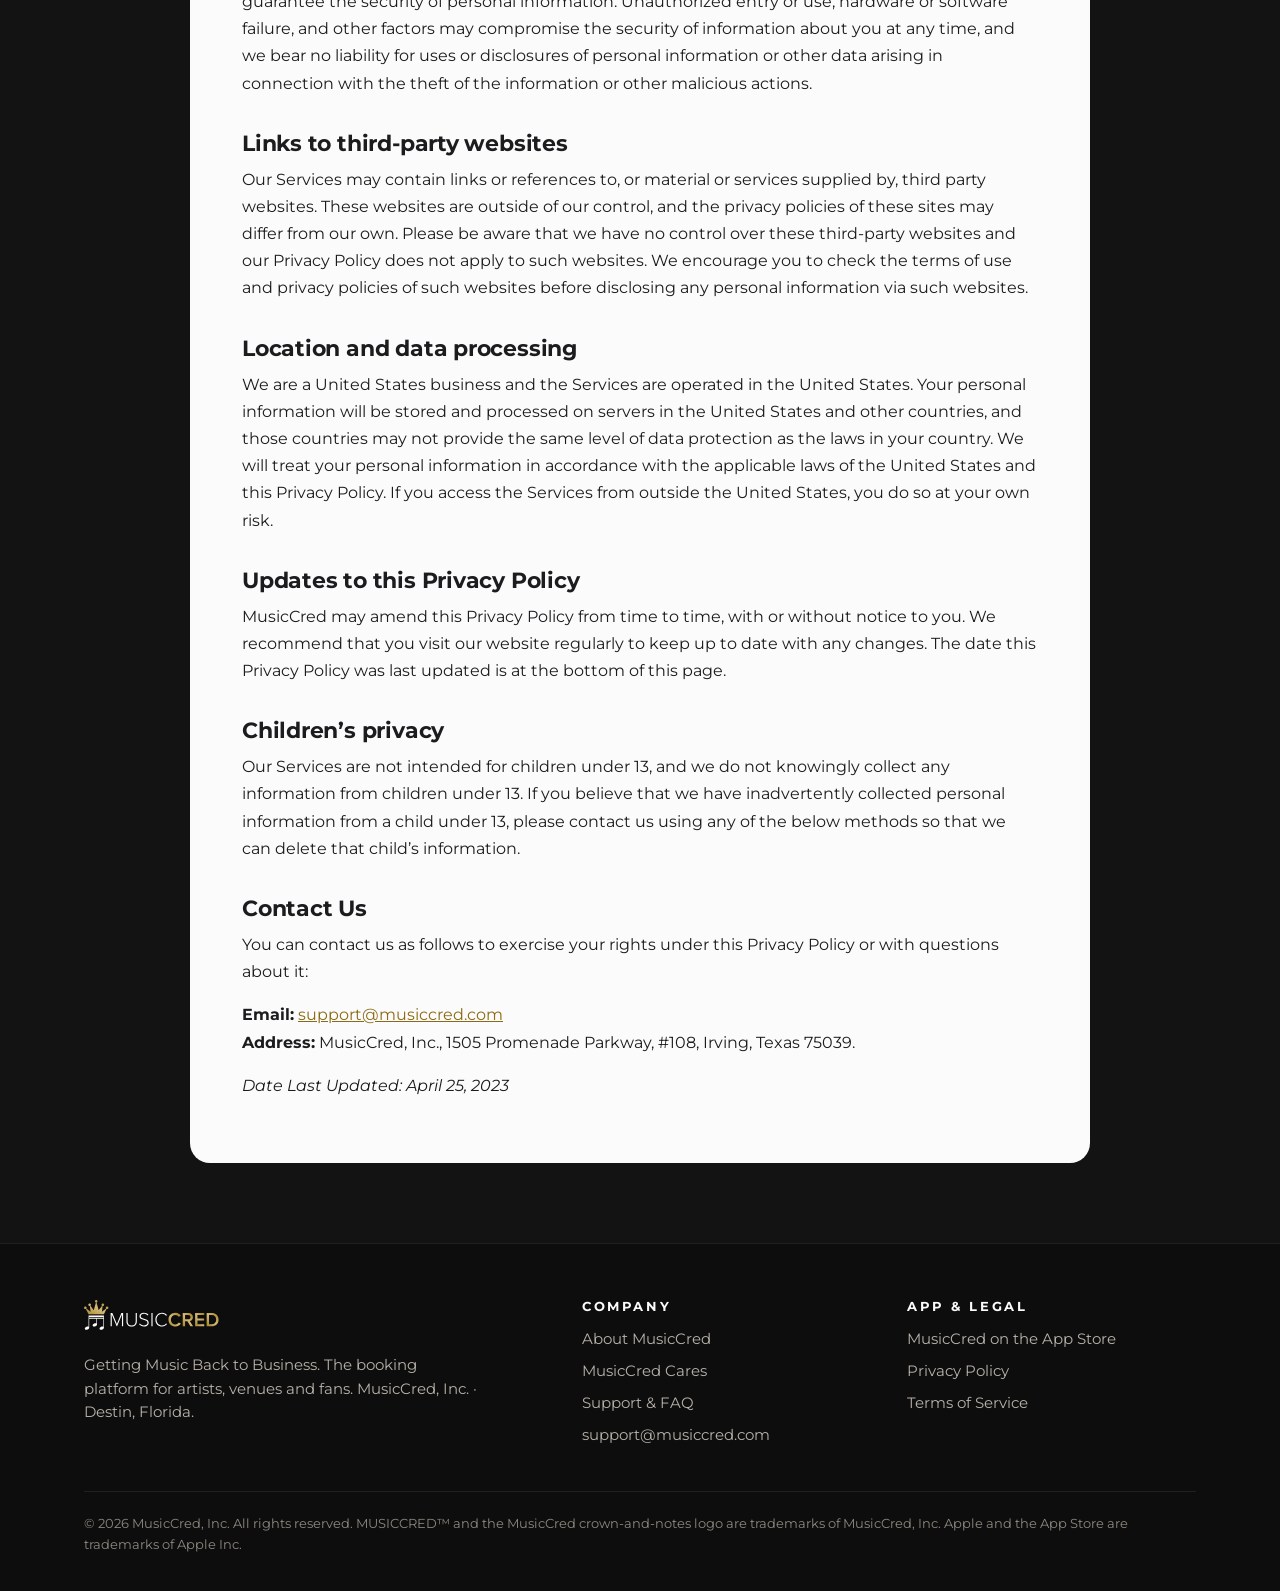
<file: privacy/index.html>
<!doctype html>
<html lang="en">
<head>
<meta charset="utf-8">
<title>Privacy Policy — MusicCred</title>
<meta name="robots" content="noindex">
<link rel="canonical" href="https://musiccred.com/privacy-policy/">
<meta http-equiv="refresh" content="0; url=/privacy-policy/">
<script>location.replace("/privacy-policy/");</script>
</head>
<body>
<p>This page has moved to <a href="/privacy-policy/">musiccred.com/privacy-policy/</a>.</p>
</body>
</html>
</file>
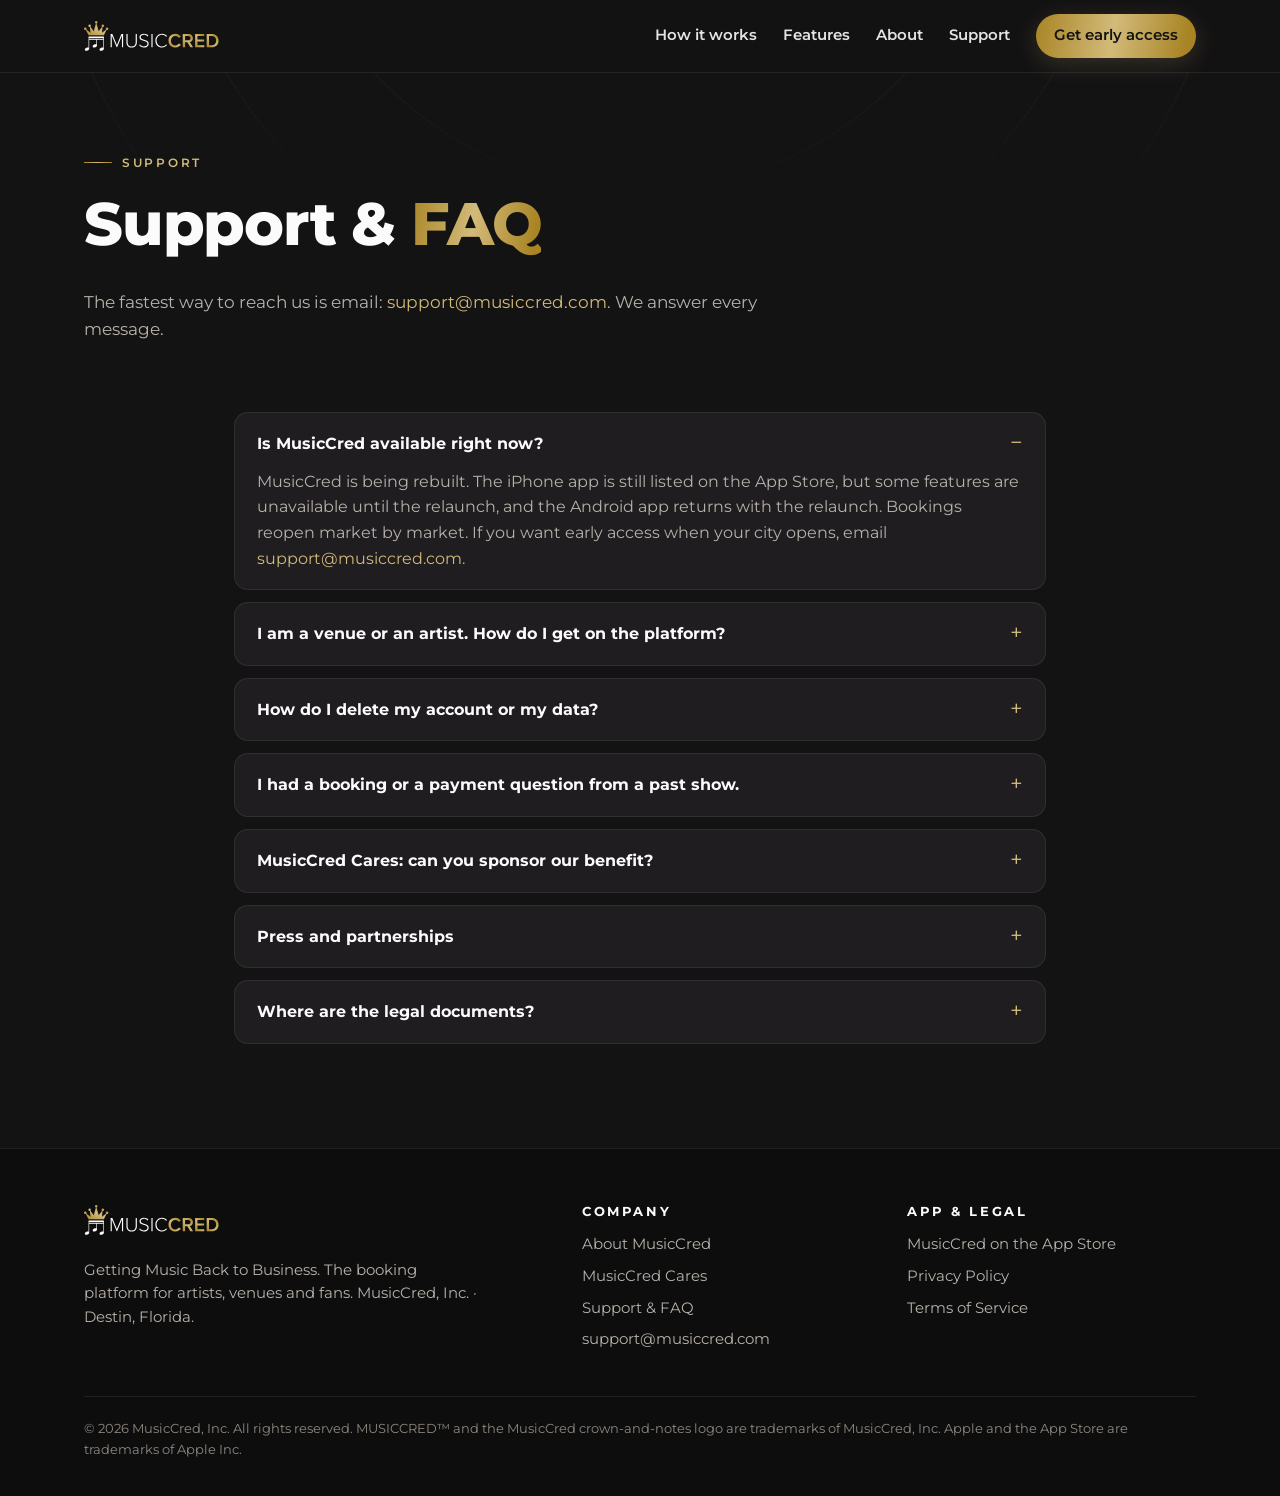
<file: support/index.html>
<!doctype html>
<html lang="en">
<head>
<meta charset="utf-8">
<meta name="viewport" content="width=device-width,initial-scale=1">
<title>Support &amp; FAQ — MusicCred</title>
<meta name="description" content="Support, account and data requests, and frequently asked questions for the MusicCred app.">
<link rel="canonical" href="https://musiccred.com/support/">
<link rel="icon" type="image/svg+xml" href="/favicon.svg">
<link rel="icon" type="image/png" sizes="32x32" href="/assets/favicon-32.png">
<link rel="apple-touch-icon" href="/assets/apple-touch-icon.png">
<meta name="theme-color" content="#141314">
<link rel="preconnect" href="https://fonts.googleapis.com"><link rel="preconnect" href="https://fonts.gstatic.com" crossorigin>
<link rel="stylesheet" href="https://fonts.googleapis.com/css2?family=Montserrat:wght@400;500;600;700;800&display=swap">
<link rel="stylesheet" href="/styles.css">
<meta property="og:site_name" content="MusicCred">
<meta property="og:title" content="Support &amp; FAQ — MusicCred">
<meta property="og:description" content="Support, account and data requests, and frequently asked questions for the MusicCred app.">
<meta property="og:type" content="website">
<meta property="og:url" content="https://musiccred.com/support/">
<meta property="og:image" content="https://musiccred.com/assets/og.png">
<meta name="twitter:card" content="summary_large_image">
<meta name="twitter:image" content="https://musiccred.com/assets/og.png">
</head>
<body>
<header class="site"><div class="wrap">
  <a class="brand" href="/" aria-label="MusicCred home"><svg class="wordmark" role="img" aria-label="MusicCred" xmlns="http://www.w3.org/2000/svg" width="126" height="28" viewBox="0 0 126 28" fill="none">
<path d="M35.4278 24.4712V13.5152L30.892 24.4712H30.4812L25.9264 13.5152V24.4712H24.8621V12.1883H26.4484L30.6861 22.4092L34.9056 12.1883H36.5105V24.4712H35.4278Z" fill="white"/>
<path d="M39.6136 19.7583V12.1883H40.697V19.7393C40.697 22.2236 42.0218 23.7332 44.4675 23.7332C46.9127 23.7332 48.2382 22.2236 48.2382 19.7393V12.1883H49.3209V19.7583C49.3209 22.7965 47.6784 24.6919 44.4675 24.6919C41.2751 24.6919 39.6136 22.7789 39.6136 19.7583Z" fill="white"/>
<path d="M51.3907 22.7409L52.0806 21.9489C52.8833 22.8506 54.1901 23.7332 55.9831 23.7332C58.5221 23.7332 59.2502 22.3347 59.2502 21.2869C59.2502 17.6773 51.782 19.5537 51.782 15.2645C51.782 13.2566 53.6114 11.9866 55.8696 11.9866C57.7194 11.9866 59.1367 12.6311 60.0893 13.7184L59.3804 14.4915C58.4833 13.4232 57.2142 12.9453 55.8164 12.9453C54.1526 12.9453 52.9024 13.8835 52.9024 15.209C52.9024 18.3597 60.3694 16.6265 60.3694 21.2123C60.3694 22.7965 59.3063 24.6919 55.9449 24.6919C53.8909 24.6919 52.341 23.8647 51.3907 22.7409Z" fill="white"/>
<path d="M62.9321 24.4712V12.1883H63.9941V24.4712H62.9321Z" fill="white"/>
<path d="M66.6274 18.3393C66.6274 14.5645 69.41 11.9866 72.9375 11.9866C74.915 11.9866 76.4285 12.8533 77.4732 14.1583L76.5778 14.7311C75.7936 13.6629 74.4319 12.9453 72.9375 12.9453C70.0258 12.9453 67.7462 15.1359 67.7462 18.3393C67.7462 21.5061 70.0258 23.7332 72.9375 23.7332C74.4319 23.7332 75.7936 23.0157 76.5778 21.9489L77.4935 22.4998C76.3706 23.8443 74.915 24.6919 72.9375 24.6919C69.41 24.6919 66.6274 22.114 66.6274 18.3393Z" fill="white"/>
<path d="M78.8582 18.3393C78.8582 14.547 81.7157 11.9866 85.393 11.9866C87.8925 11.9866 89.4615 13.2566 90.3756 14.7311L88.5281 15.6898C87.931 14.6566 86.7176 13.9025 85.393 13.9025C82.9277 13.9025 81.0994 15.7424 81.0994 18.3393C81.0994 20.8996 82.9277 22.7789 85.393 22.7789C86.7176 22.7789 87.931 22.0044 88.5281 20.9902L90.3949 21.9124C89.4437 23.384 87.8925 24.6919 85.393 24.6919C81.7157 24.6919 78.8582 22.114 78.8582 18.3393Z" fill="url(#paint0_linear_6882_8880)"/>
<path d="M99.4521 16.0186C99.4521 14.8407 98.5572 14.0866 97.326 14.0866H94.3199V17.99H97.326C98.5572 17.99 99.4521 17.2169 99.4521 16.0186ZM99.2491 24.4712L96.5037 19.8868H94.3199V24.4712H92.136V12.1883H97.606C100.068 12.1883 101.694 13.7549 101.694 16.0375C101.694 18.2106 100.239 19.4075 98.7246 19.6457L101.787 24.4712H99.2491Z" fill="url(#paint1_linear_6882_8880)"/>
<path d="M103.703 24.4712V12.1883H112.234V14.0866H105.885V17.252H112.105V19.1518H105.885V22.5743H112.234V24.4712H103.703Z" fill="url(#paint2_linear_6882_8880)"/>
<path d="M123.381 18.3202C123.381 15.9645 121.888 14.0866 119.124 14.0866H116.662V22.5743H119.105C121.812 22.5743 123.381 20.6614 123.381 18.3202ZM114.478 24.4712V12.1883H119.105C123.008 12.1883 125.624 14.7311 125.624 18.3202C125.624 21.9488 123.008 24.4712 119.124 24.4712H114.478Z" fill="url(#paint3_linear_6882_8880)"/>
<path d="M17.9957 16.916H4.83753V16.0217H17.9957V16.916ZM4.2623 14.4633V24.9669C3.76846 24.6844 3.02715 24.6438 2.28967 24.9188C1.20241 25.3243 0.550371 26.2523 0.83325 26.9899C1.11662 27.7275 2.22737 27.9963 3.31463 27.5914C4.25797 27.2395 4.87098 26.495 4.83342 25.8234H4.83753V17.4831H11.5582V21.9169C11.0648 21.635 10.323 21.5945 9.58556 21.8687C8.49795 22.275 7.84626 23.2016 8.12886 23.9399C8.41251 24.6775 9.52291 24.947 10.6102 24.5414C11.5535 24.1901 12.1666 23.4457 12.129 22.7734H12.1331V17.4831H17.9957V24.9669C17.5019 24.6844 16.7603 24.6438 16.0228 24.9188C14.9355 25.3243 14.2838 26.2523 14.5664 26.9899C14.85 27.7275 15.9602 27.9963 17.0475 27.5914C17.9907 27.2395 18.6038 26.495 18.5665 25.8234H18.5706V14.4633H4.2623Z" fill="white"/>
<path d="M21.5669 6.01636C20.8882 6.01636 20.3383 6.55942 20.3383 7.22827C20.3383 7.52523 20.4504 7.79401 20.6299 8.00435L16.7198 11.0021L17.4112 5.6651C17.4627 5.67129 17.5131 5.68091 17.5662 5.68091C18.2454 5.68091 18.7952 5.13785 18.7952 4.469C18.7952 3.79947 18.2454 3.25711 17.5662 3.25711C16.8883 3.25711 16.3381 3.79947 16.3381 4.469C16.3381 4.86082 16.53 5.20592 16.8232 5.42795L13.6955 9.46441L11.7412 2.43222C12.2614 2.29061 12.6455 1.82593 12.6455 1.26844C12.6455 0.599593 12.0954 0.0565319 11.4164 0.0565319C10.7377 0.0565319 10.1875 0.599593 10.1875 1.26844C10.1875 1.82662 10.5733 2.29268 11.0943 2.43291L9.13917 9.46716L6.0098 5.42795C6.303 5.20592 6.49493 4.86082 6.49493 4.469C6.49493 3.79947 5.94478 3.25711 5.26689 3.25711C4.58767 3.25711 4.03773 3.79947 4.03773 4.469C4.03773 5.13785 4.58767 5.68091 5.26689 5.68091C5.31971 5.68091 5.37038 5.67129 5.42181 5.6651L6.11734 11.0344L2.16505 8.00435C2.3445 7.79401 2.45719 7.52523 2.45719 7.22827C2.45719 6.55942 1.90726 6.01636 1.22804 6.01636C0.550147 6.01636 0 6.55942 0 7.22827C0 7.8978 0.550147 8.44016 1.22804 8.44016C1.4183 8.44016 1.59608 8.3941 1.75728 8.3178L4.25252 13.1888H18.5432L21.0382 8.3178C21.1991 8.3941 21.3766 8.44016 21.5669 8.44016C22.245 8.44016 22.7955 7.8978 22.7955 7.22827C22.7955 6.55942 22.245 6.01636 21.5669 6.01636Z" fill="url(#paint4_linear_6882_8880)"/>
<defs>
<linearGradient id="paint0_linear_6882_8880" x1="78.8582" y1="24.6919" x2="91.5045" y2="13.2086" gradientUnits="userSpaceOnUse">
<stop stop-color="#A88424"/>
<stop offset="0.484375" stop-color="#D2BA79"/>
<stop offset="0.932292" stop-color="#A88424"/>
</linearGradient>
<linearGradient id="paint1_linear_6882_8880" x1="92.136" y1="24.4712" x2="104.07" y2="15.094" gradientUnits="userSpaceOnUse">
<stop stop-color="#A88424"/>
<stop offset="0.484375" stop-color="#D2BA79"/>
<stop offset="0.932292" stop-color="#A88424"/>
</linearGradient>
<linearGradient id="paint2_linear_6882_8880" x1="103.703" y1="24.4712" x2="115.212" y2="16.4771" gradientUnits="userSpaceOnUse">
<stop stop-color="#A88424"/>
<stop offset="0.484375" stop-color="#D2BA79"/>
<stop offset="0.932292" stop-color="#A88424"/>
</linearGradient>
<linearGradient id="paint3_linear_6882_8880" x1="114.478" y1="24.4712" x2="126.703" y2="13.3775" gradientUnits="userSpaceOnUse">
<stop stop-color="#A88424"/>
<stop offset="0.484375" stop-color="#D2BA79"/>
<stop offset="0.932292" stop-color="#A88424"/>
</linearGradient>
<linearGradient id="paint4_linear_6882_8880" x1="0" y1="13.1888" x2="11.3604" y2="-6.53109" gradientUnits="userSpaceOnUse">
<stop stop-color="#A88424"/>
<stop offset="0.484375" stop-color="#D2BA79"/>
<stop offset="0.932292" stop-color="#A88424"/>
</linearGradient>
</defs>
</svg></a>
  <nav class="main">
    <a href="/#how">How it works</a>
    <a href="/#features">Features</a>
    <a href="/about/">About</a>
    <a href="/support/">Support</a>
    <a class="cta" href="mailto:support@musiccred.com?subject=MusicCred%20early%20access">Get early access</a>
  </nav>
</div></header>

<section class="pagehero"><div class="wrap">
  <span class="eyebrow">Support</span>
  <h1>Support &amp; <span class="gold-text">FAQ</span></h1>
  <p class="sub">The fastest way to reach us is email: <a href="mailto:support@musiccred.com">support@musiccred.com</a>. We answer every message.</p>
</div></section>
<section style="padding-top:0"><div class="wrap faq" style="max-width:860px">
  <details open><summary>Is MusicCred available right now?</summary><p>MusicCred is being rebuilt. The iPhone app is still listed on the App Store, but some features are unavailable until the relaunch, and the Android app returns with the relaunch. Bookings reopen market by market. If you want early access when your city opens, email <a href="mailto:support@musiccred.com?subject=MusicCred%20early%20access">support@musiccred.com</a>.</p></details>
  <details><summary>I am a venue or an artist. How do I get on the platform?</summary><p>Email <a href="mailto:support@musiccred.com?subject=Venue%20or%20artist%20inquiry">support@musiccred.com</a> with your name, city and a link to your page or venue. We will reach out as your market opens.</p></details>
  <details><summary>How do I delete my account or my data?</summary><p>Email <a href="mailto:support@musiccred.com?subject=Account%20deletion%20request">support@musiccred.com</a> from the address on your account with the subject &ldquo;Account deletion request.&rdquo; We will confirm and process the request in line with our <a href="/privacy-policy/">Privacy Policy</a>.</p></details>
  <details><summary>I had a booking or a payment question from a past show.</summary><p>Email <a href="mailto:support@musiccred.com">support@musiccred.com</a> with the date, the venue and the artist. Payments on MusicCred were processed through Stripe; include any receipt or payout email you have.</p></details>
  <details><summary>MusicCred Cares: can you sponsor our benefit?</summary><p>Tell us about the event, the cause and the date at <a href="mailto:support@musiccred.com?subject=MusicCred%20Cares">support@musiccred.com</a>.</p></details>
  <details><summary>Press and partnerships</summary><p>Email <a href="mailto:support@musiccred.com?subject=Press%20or%20partnership">support@musiccred.com</a>.</p></details>
  <details><summary>Where are the legal documents?</summary><p><a href="/privacy-policy/">Privacy Policy</a> and <a href="/tos/">Terms of Service</a>.</p></details>
</div></section>

<footer class="site"><div class="wrap">
  <div>
    <a class="brand" href="/" aria-label="MusicCred home"><svg class="wordmark" role="img" aria-label="MusicCred" xmlns="http://www.w3.org/2000/svg" width="126" height="28" viewBox="0 0 126 28" fill="none">
<path d="M35.4278 24.4712V13.5152L30.892 24.4712H30.4812L25.9264 13.5152V24.4712H24.8621V12.1883H26.4484L30.6861 22.4092L34.9056 12.1883H36.5105V24.4712H35.4278Z" fill="white"/>
<path d="M39.6136 19.7583V12.1883H40.697V19.7393C40.697 22.2236 42.0218 23.7332 44.4675 23.7332C46.9127 23.7332 48.2382 22.2236 48.2382 19.7393V12.1883H49.3209V19.7583C49.3209 22.7965 47.6784 24.6919 44.4675 24.6919C41.2751 24.6919 39.6136 22.7789 39.6136 19.7583Z" fill="white"/>
<path d="M51.3907 22.7409L52.0806 21.9489C52.8833 22.8506 54.1901 23.7332 55.9831 23.7332C58.5221 23.7332 59.2502 22.3347 59.2502 21.2869C59.2502 17.6773 51.782 19.5537 51.782 15.2645C51.782 13.2566 53.6114 11.9866 55.8696 11.9866C57.7194 11.9866 59.1367 12.6311 60.0893 13.7184L59.3804 14.4915C58.4833 13.4232 57.2142 12.9453 55.8164 12.9453C54.1526 12.9453 52.9024 13.8835 52.9024 15.209C52.9024 18.3597 60.3694 16.6265 60.3694 21.2123C60.3694 22.7965 59.3063 24.6919 55.9449 24.6919C53.8909 24.6919 52.341 23.8647 51.3907 22.7409Z" fill="white"/>
<path d="M62.9321 24.4712V12.1883H63.9941V24.4712H62.9321Z" fill="white"/>
<path d="M66.6274 18.3393C66.6274 14.5645 69.41 11.9866 72.9375 11.9866C74.915 11.9866 76.4285 12.8533 77.4732 14.1583L76.5778 14.7311C75.7936 13.6629 74.4319 12.9453 72.9375 12.9453C70.0258 12.9453 67.7462 15.1359 67.7462 18.3393C67.7462 21.5061 70.0258 23.7332 72.9375 23.7332C74.4319 23.7332 75.7936 23.0157 76.5778 21.9489L77.4935 22.4998C76.3706 23.8443 74.915 24.6919 72.9375 24.6919C69.41 24.6919 66.6274 22.114 66.6274 18.3393Z" fill="white"/>
<path d="M78.8582 18.3393C78.8582 14.547 81.7157 11.9866 85.393 11.9866C87.8925 11.9866 89.4615 13.2566 90.3756 14.7311L88.5281 15.6898C87.931 14.6566 86.7176 13.9025 85.393 13.9025C82.9277 13.9025 81.0994 15.7424 81.0994 18.3393C81.0994 20.8996 82.9277 22.7789 85.393 22.7789C86.7176 22.7789 87.931 22.0044 88.5281 20.9902L90.3949 21.9124C89.4437 23.384 87.8925 24.6919 85.393 24.6919C81.7157 24.6919 78.8582 22.114 78.8582 18.3393Z" fill="url(#paint0_linear_6882_8880)"/>
<path d="M99.4521 16.0186C99.4521 14.8407 98.5572 14.0866 97.326 14.0866H94.3199V17.99H97.326C98.5572 17.99 99.4521 17.2169 99.4521 16.0186ZM99.2491 24.4712L96.5037 19.8868H94.3199V24.4712H92.136V12.1883H97.606C100.068 12.1883 101.694 13.7549 101.694 16.0375C101.694 18.2106 100.239 19.4075 98.7246 19.6457L101.787 24.4712H99.2491Z" fill="url(#paint1_linear_6882_8880)"/>
<path d="M103.703 24.4712V12.1883H112.234V14.0866H105.885V17.252H112.105V19.1518H105.885V22.5743H112.234V24.4712H103.703Z" fill="url(#paint2_linear_6882_8880)"/>
<path d="M123.381 18.3202C123.381 15.9645 121.888 14.0866 119.124 14.0866H116.662V22.5743H119.105C121.812 22.5743 123.381 20.6614 123.381 18.3202ZM114.478 24.4712V12.1883H119.105C123.008 12.1883 125.624 14.7311 125.624 18.3202C125.624 21.9488 123.008 24.4712 119.124 24.4712H114.478Z" fill="url(#paint3_linear_6882_8880)"/>
<path d="M17.9957 16.916H4.83753V16.0217H17.9957V16.916ZM4.2623 14.4633V24.9669C3.76846 24.6844 3.02715 24.6438 2.28967 24.9188C1.20241 25.3243 0.550371 26.2523 0.83325 26.9899C1.11662 27.7275 2.22737 27.9963 3.31463 27.5914C4.25797 27.2395 4.87098 26.495 4.83342 25.8234H4.83753V17.4831H11.5582V21.9169C11.0648 21.635 10.323 21.5945 9.58556 21.8687C8.49795 22.275 7.84626 23.2016 8.12886 23.9399C8.41251 24.6775 9.52291 24.947 10.6102 24.5414C11.5535 24.1901 12.1666 23.4457 12.129 22.7734H12.1331V17.4831H17.9957V24.9669C17.5019 24.6844 16.7603 24.6438 16.0228 24.9188C14.9355 25.3243 14.2838 26.2523 14.5664 26.9899C14.85 27.7275 15.9602 27.9963 17.0475 27.5914C17.9907 27.2395 18.6038 26.495 18.5665 25.8234H18.5706V14.4633H4.2623Z" fill="white"/>
<path d="M21.5669 6.01636C20.8882 6.01636 20.3383 6.55942 20.3383 7.22827C20.3383 7.52523 20.4504 7.79401 20.6299 8.00435L16.7198 11.0021L17.4112 5.6651C17.4627 5.67129 17.5131 5.68091 17.5662 5.68091C18.2454 5.68091 18.7952 5.13785 18.7952 4.469C18.7952 3.79947 18.2454 3.25711 17.5662 3.25711C16.8883 3.25711 16.3381 3.79947 16.3381 4.469C16.3381 4.86082 16.53 5.20592 16.8232 5.42795L13.6955 9.46441L11.7412 2.43222C12.2614 2.29061 12.6455 1.82593 12.6455 1.26844C12.6455 0.599593 12.0954 0.0565319 11.4164 0.0565319C10.7377 0.0565319 10.1875 0.599593 10.1875 1.26844C10.1875 1.82662 10.5733 2.29268 11.0943 2.43291L9.13917 9.46716L6.0098 5.42795C6.303 5.20592 6.49493 4.86082 6.49493 4.469C6.49493 3.79947 5.94478 3.25711 5.26689 3.25711C4.58767 3.25711 4.03773 3.79947 4.03773 4.469C4.03773 5.13785 4.58767 5.68091 5.26689 5.68091C5.31971 5.68091 5.37038 5.67129 5.42181 5.6651L6.11734 11.0344L2.16505 8.00435C2.3445 7.79401 2.45719 7.52523 2.45719 7.22827C2.45719 6.55942 1.90726 6.01636 1.22804 6.01636C0.550147 6.01636 0 6.55942 0 7.22827C0 7.8978 0.550147 8.44016 1.22804 8.44016C1.4183 8.44016 1.59608 8.3941 1.75728 8.3178L4.25252 13.1888H18.5432L21.0382 8.3178C21.1991 8.3941 21.3766 8.44016 21.5669 8.44016C22.245 8.44016 22.7955 7.8978 22.7955 7.22827C22.7955 6.55942 22.245 6.01636 21.5669 6.01636Z" fill="url(#paint4_linear_6882_8880)"/>
<defs>
<linearGradient id="paint0_linear_6882_8880" x1="78.8582" y1="24.6919" x2="91.5045" y2="13.2086" gradientUnits="userSpaceOnUse">
<stop stop-color="#A88424"/>
<stop offset="0.484375" stop-color="#D2BA79"/>
<stop offset="0.932292" stop-color="#A88424"/>
</linearGradient>
<linearGradient id="paint1_linear_6882_8880" x1="92.136" y1="24.4712" x2="104.07" y2="15.094" gradientUnits="userSpaceOnUse">
<stop stop-color="#A88424"/>
<stop offset="0.484375" stop-color="#D2BA79"/>
<stop offset="0.932292" stop-color="#A88424"/>
</linearGradient>
<linearGradient id="paint2_linear_6882_8880" x1="103.703" y1="24.4712" x2="115.212" y2="16.4771" gradientUnits="userSpaceOnUse">
<stop stop-color="#A88424"/>
<stop offset="0.484375" stop-color="#D2BA79"/>
<stop offset="0.932292" stop-color="#A88424"/>
</linearGradient>
<linearGradient id="paint3_linear_6882_8880" x1="114.478" y1="24.4712" x2="126.703" y2="13.3775" gradientUnits="userSpaceOnUse">
<stop stop-color="#A88424"/>
<stop offset="0.484375" stop-color="#D2BA79"/>
<stop offset="0.932292" stop-color="#A88424"/>
</linearGradient>
<linearGradient id="paint4_linear_6882_8880" x1="0" y1="13.1888" x2="11.3604" y2="-6.53109" gradientUnits="userSpaceOnUse">
<stop stop-color="#A88424"/>
<stop offset="0.484375" stop-color="#D2BA79"/>
<stop offset="0.932292" stop-color="#A88424"/>
</linearGradient>
</defs>
</svg></a>
    <p style="margin:16px 0 0;max-width:40ch">Getting Music Back to Business. The booking platform for artists, venues and fans. MusicCred, Inc. &middot; Destin, Florida.</p>
  </div>
  <div>
    <h4>Company</h4>
    <ul>
      <li><a href="/about/">About MusicCred</a></li>
      <li><a href="/#cares">MusicCred Cares</a></li>
      <li><a href="/support/">Support &amp; FAQ</a></li>
      <li><a href="mailto:support@musiccred.com">support@musiccred.com</a></li>
    </ul>
  </div>
  <div>
    <h4>App &amp; legal</h4>
    <ul>
      <li><a href="https://apps.apple.com/us/app/musiccred-book-look-more/id6451335675" rel="noopener">MusicCred on the App Store</a></li>
      <li><a href="/privacy-policy/">Privacy Policy</a></li>
      <li><a href="/tos/">Terms of Service</a></li>
    </ul>
  </div>
  <div class="legal">&copy; 2026 MusicCred, Inc. All rights reserved. MUSICCRED&trade; and the MusicCred crown-and-notes logo are trademarks of MusicCred, Inc. Apple and the App Store are trademarks of Apple Inc.</div>
</div></footer>
</body>
</html>
</file>
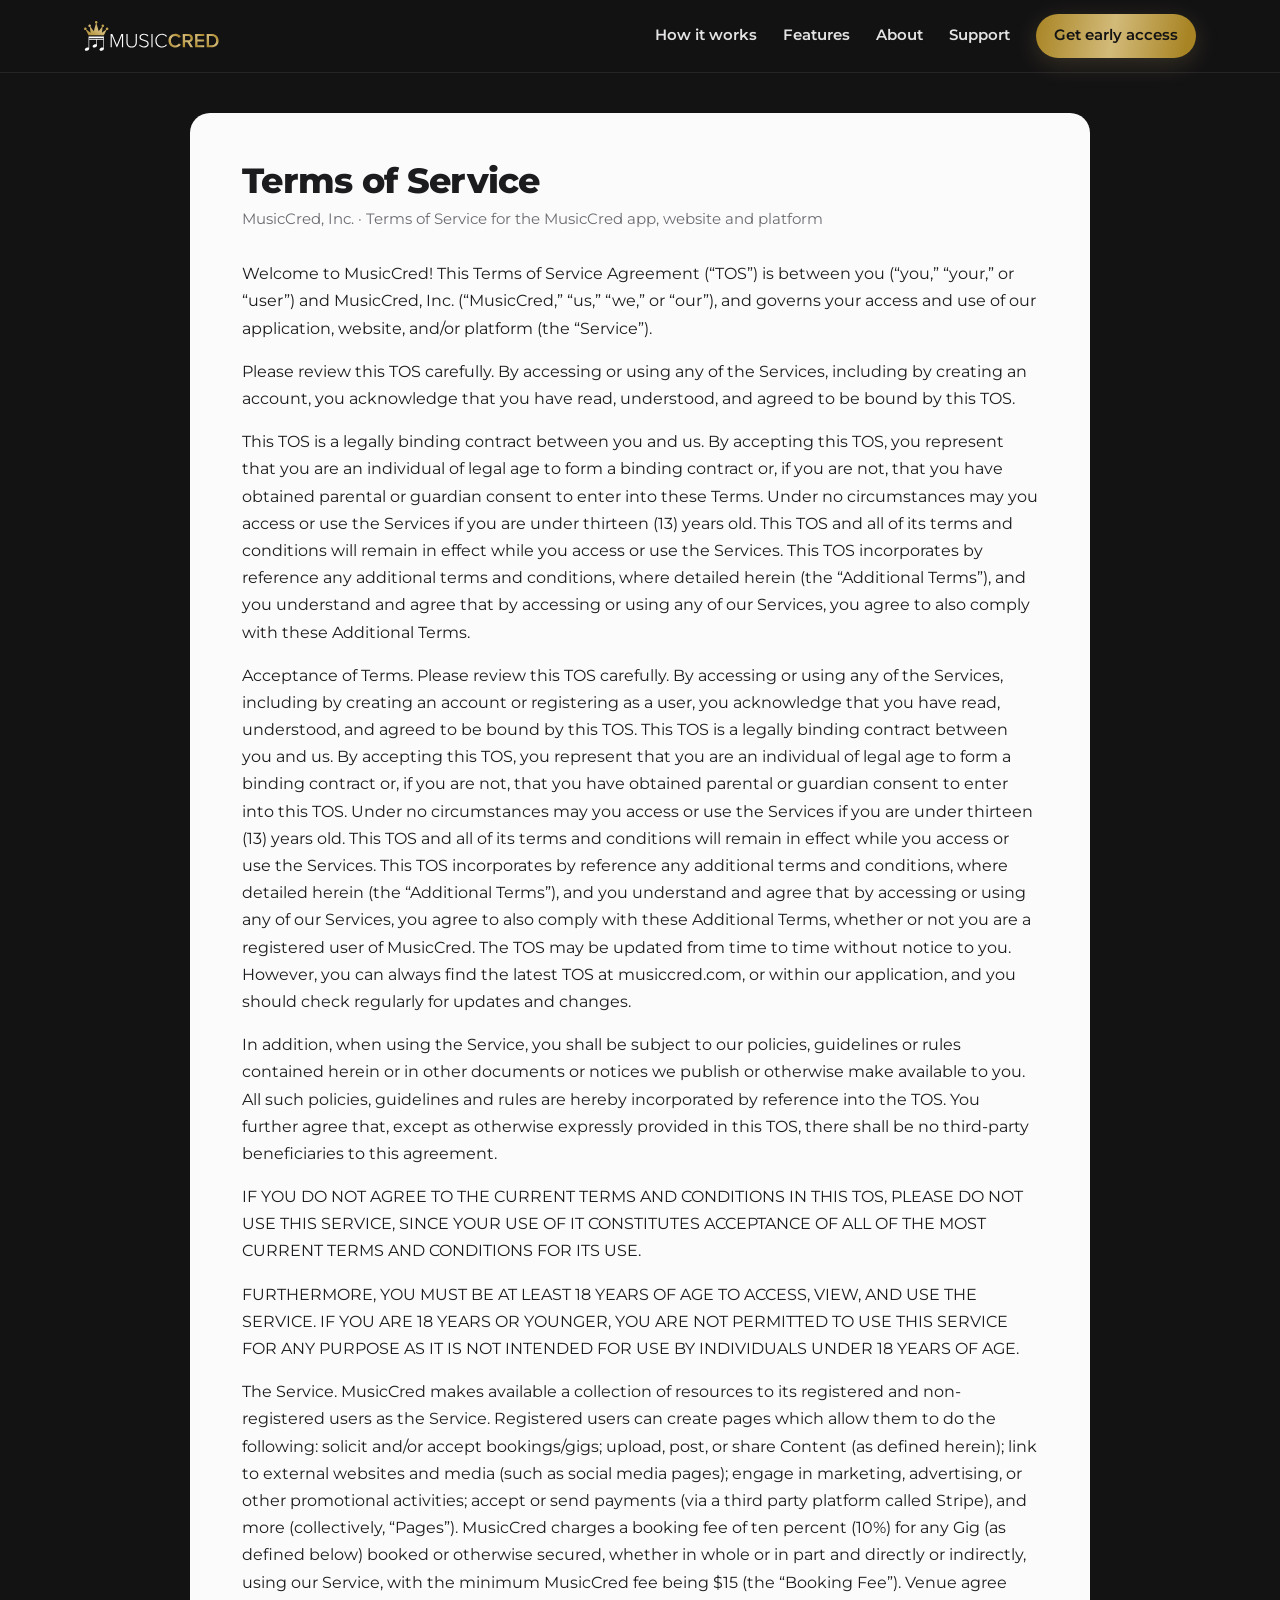
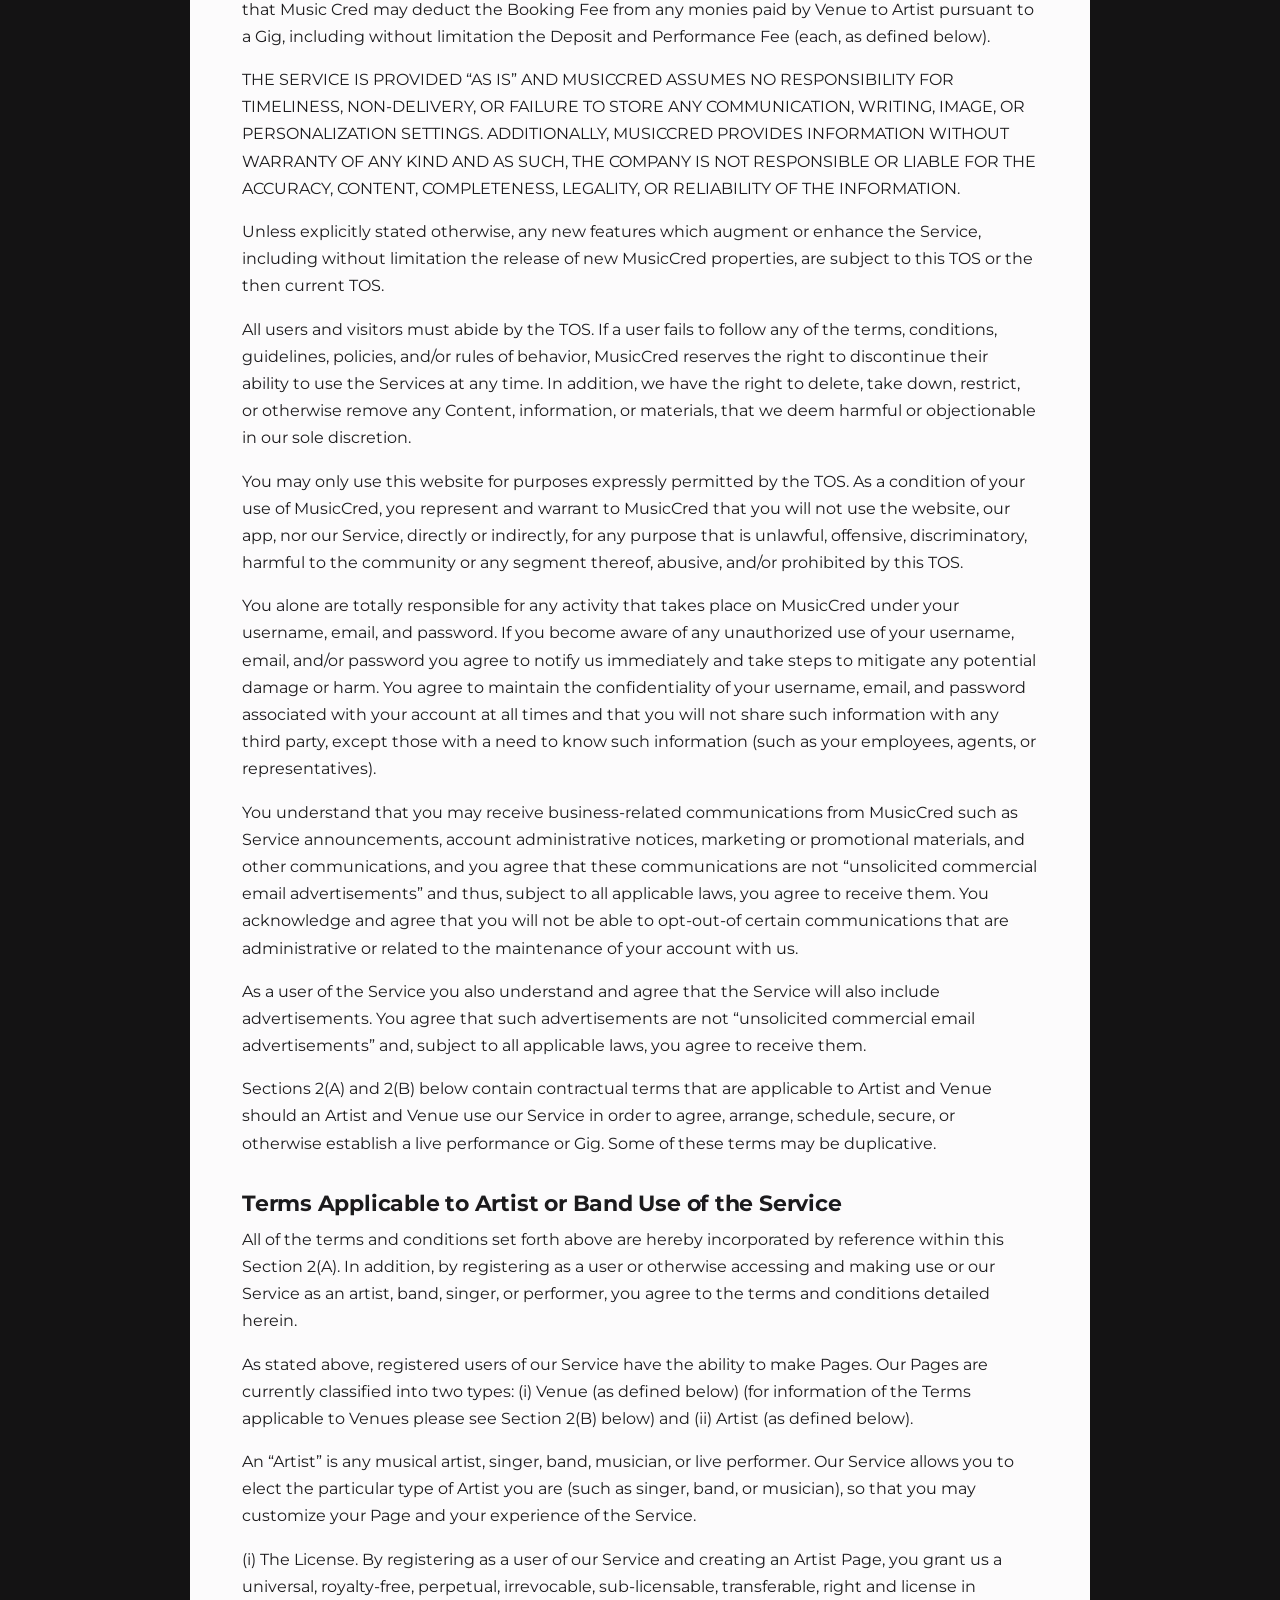
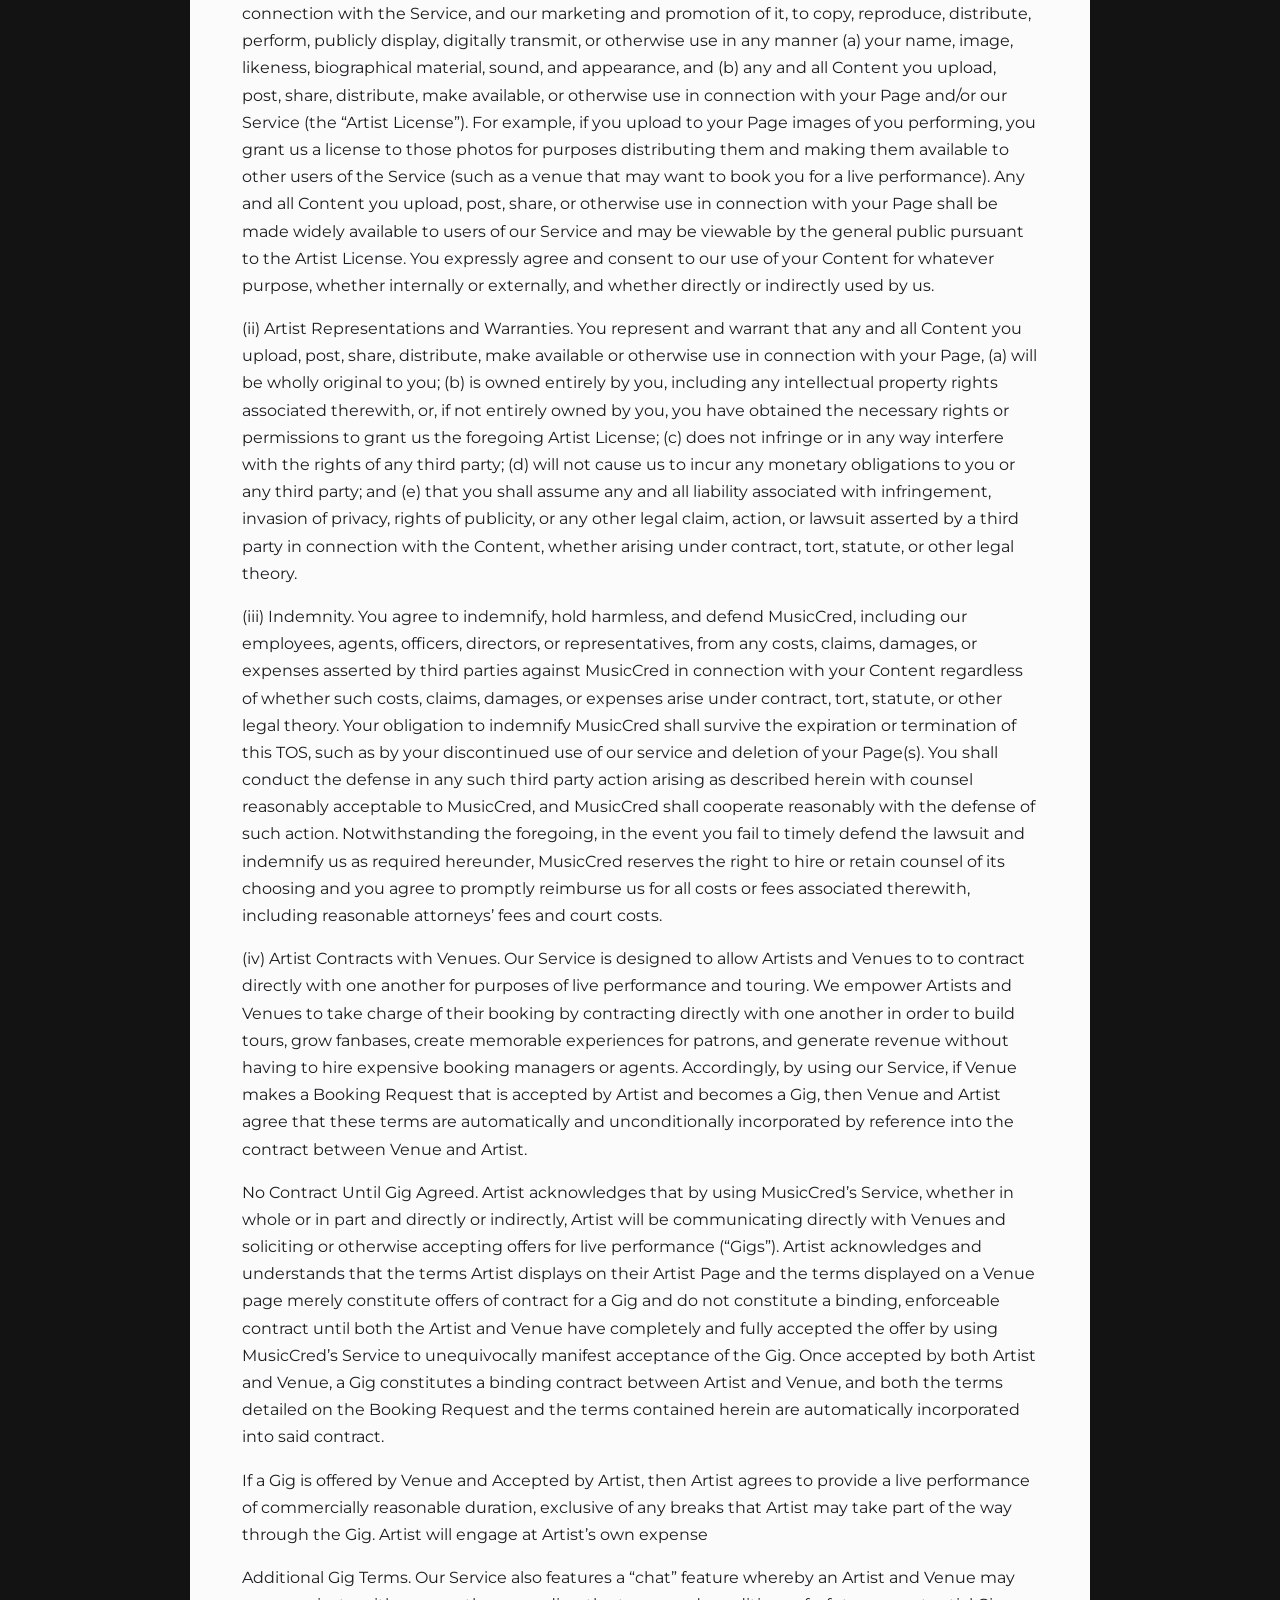
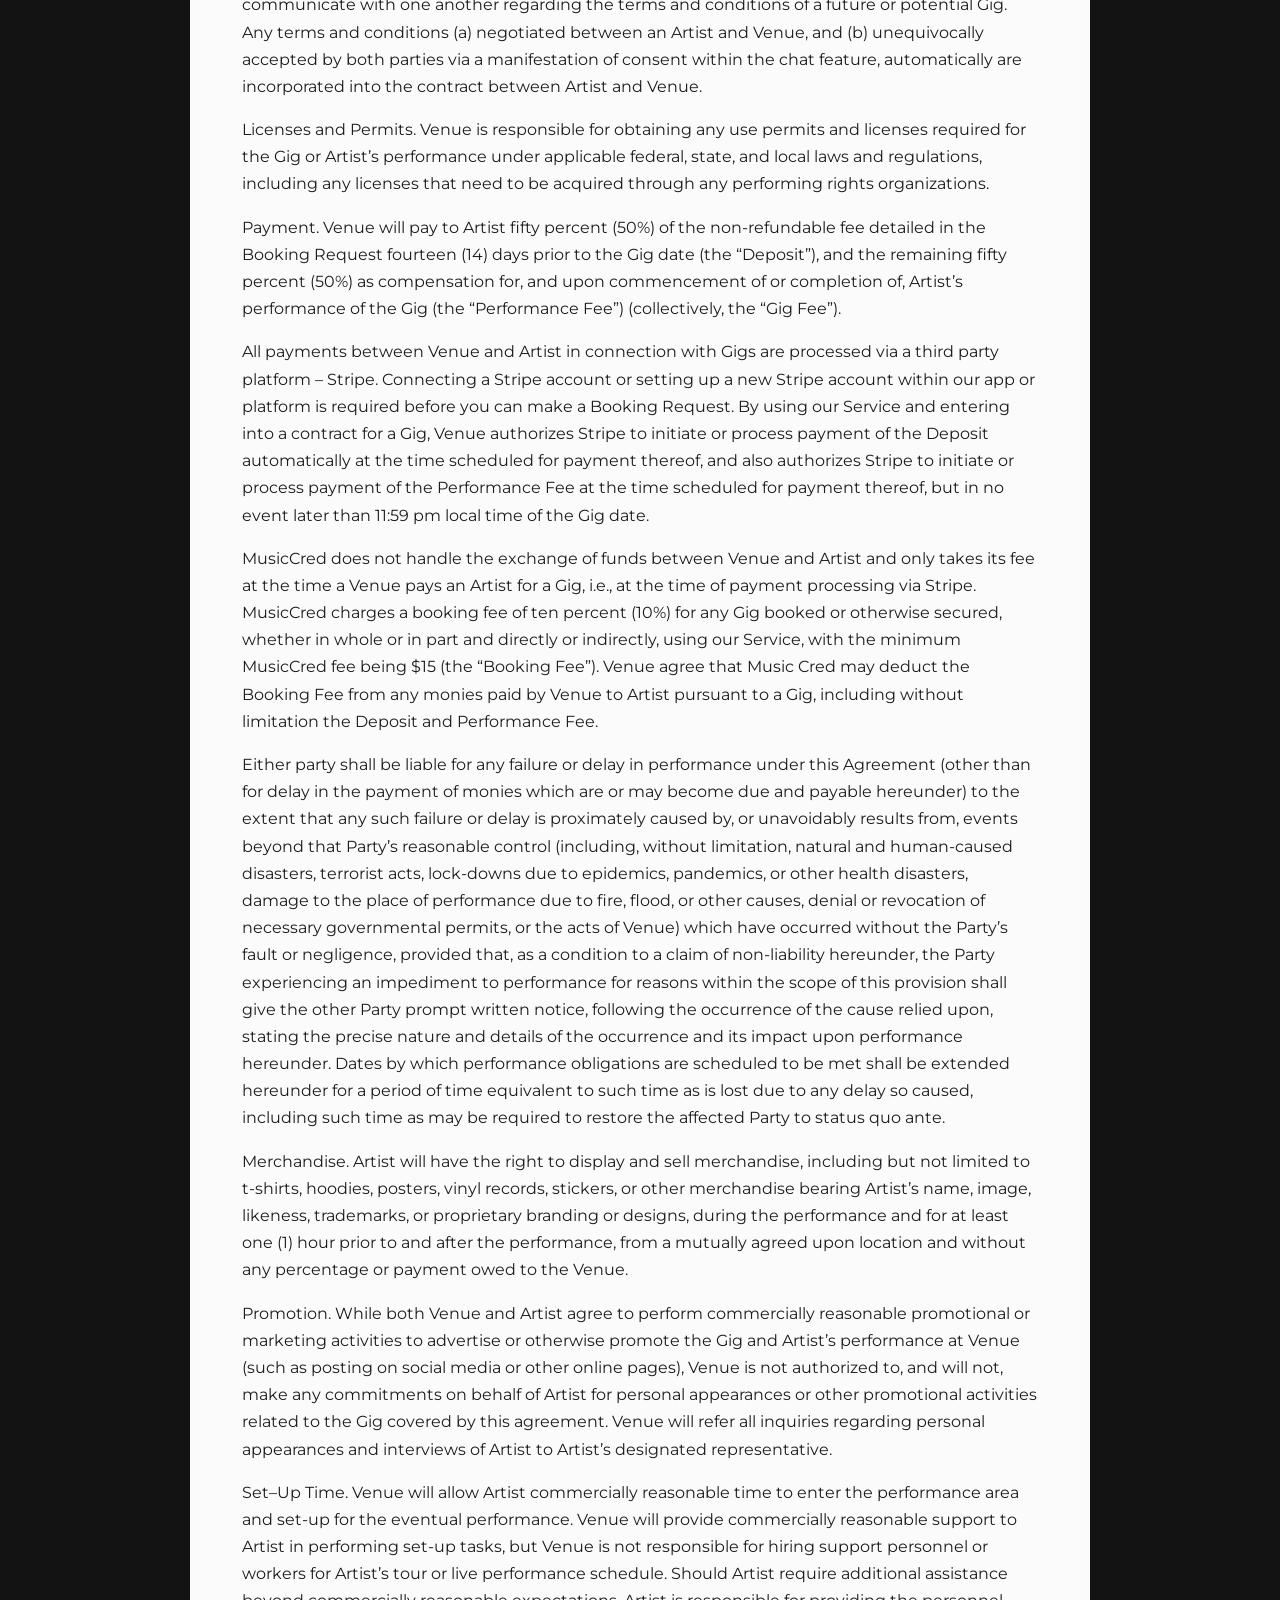
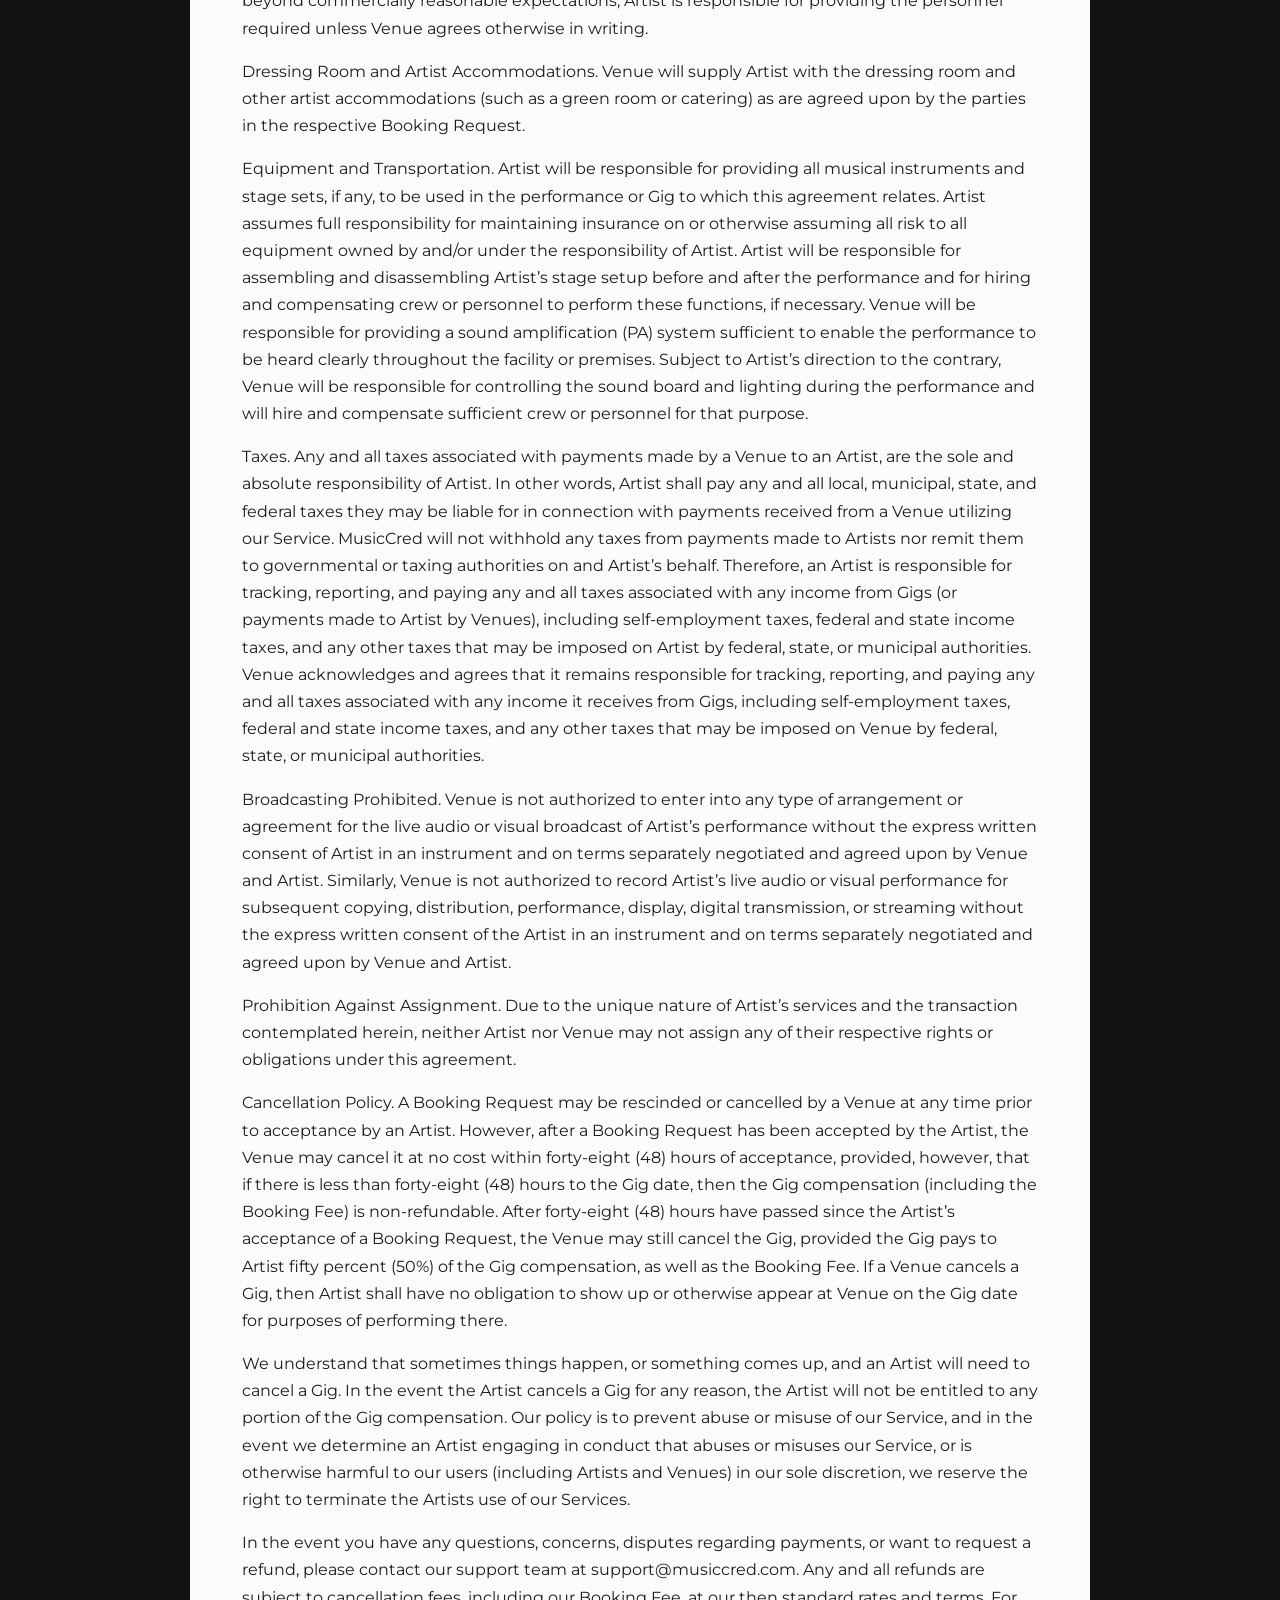
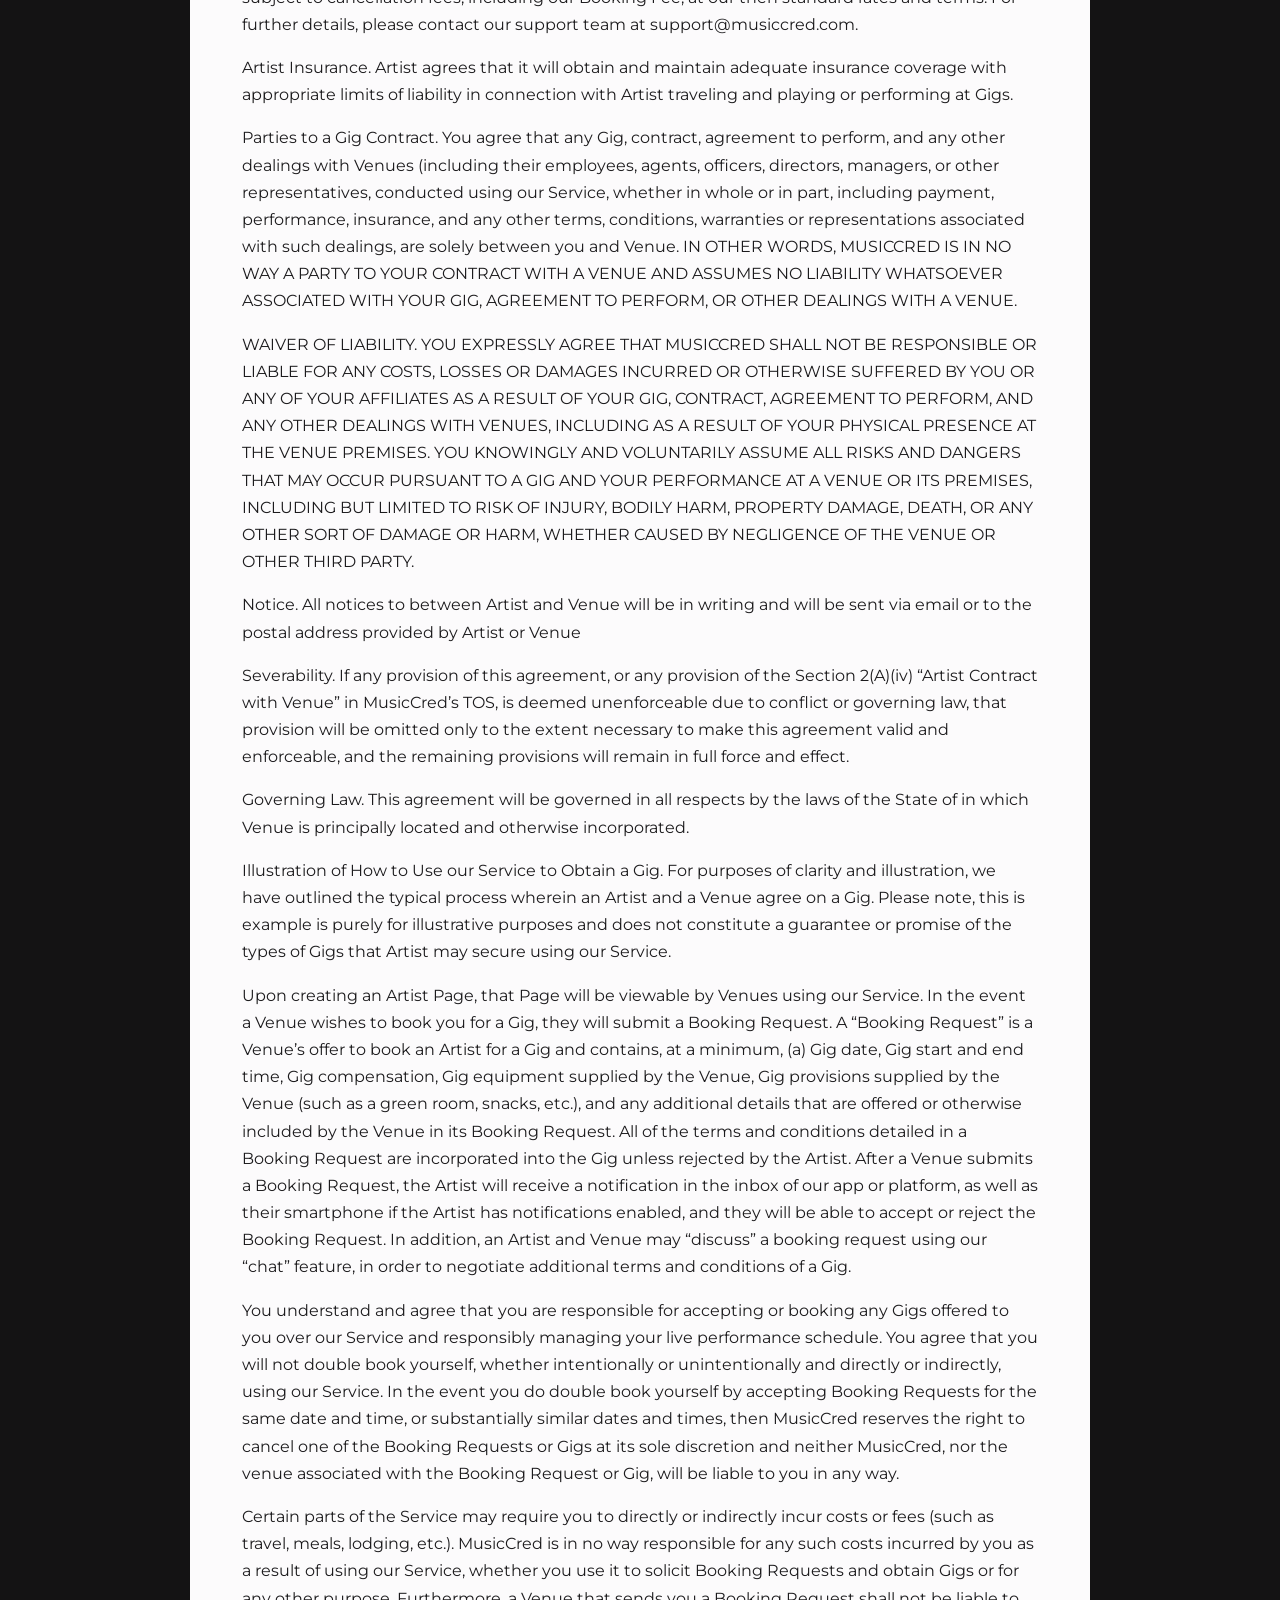
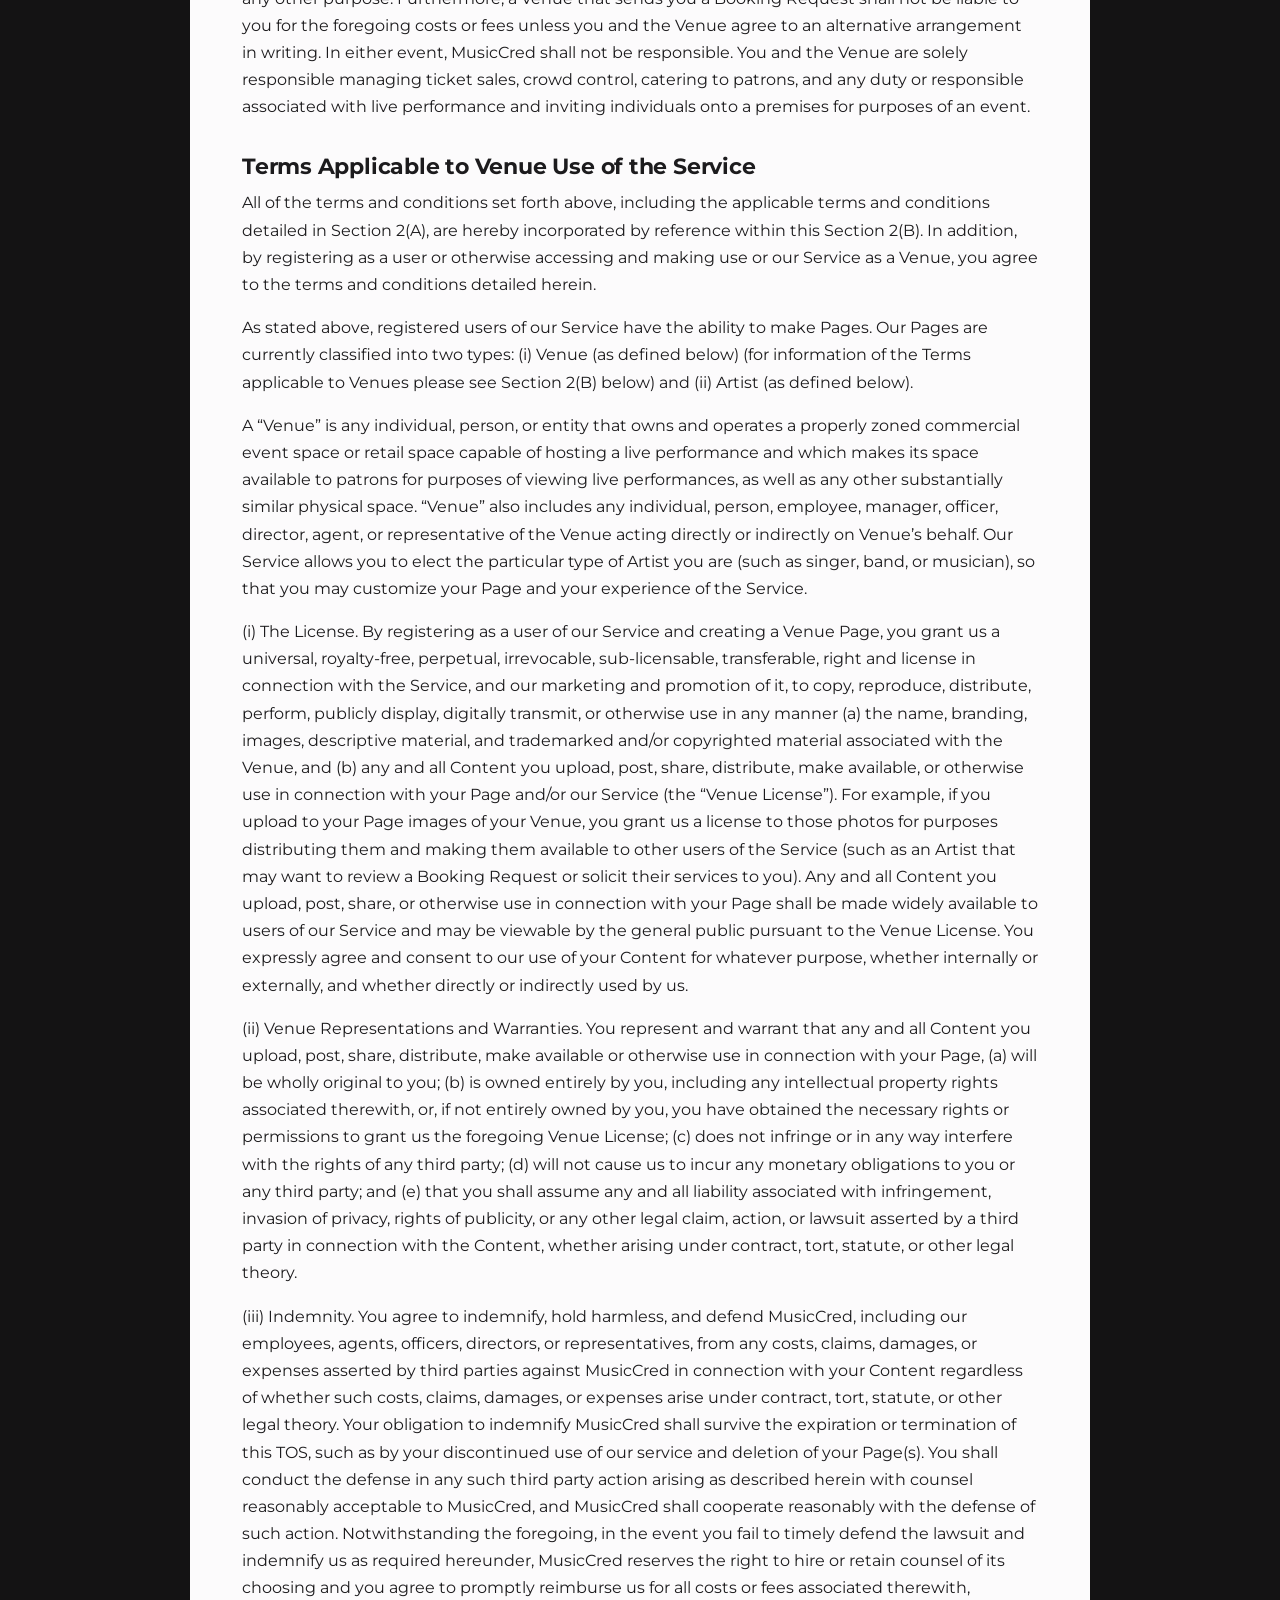
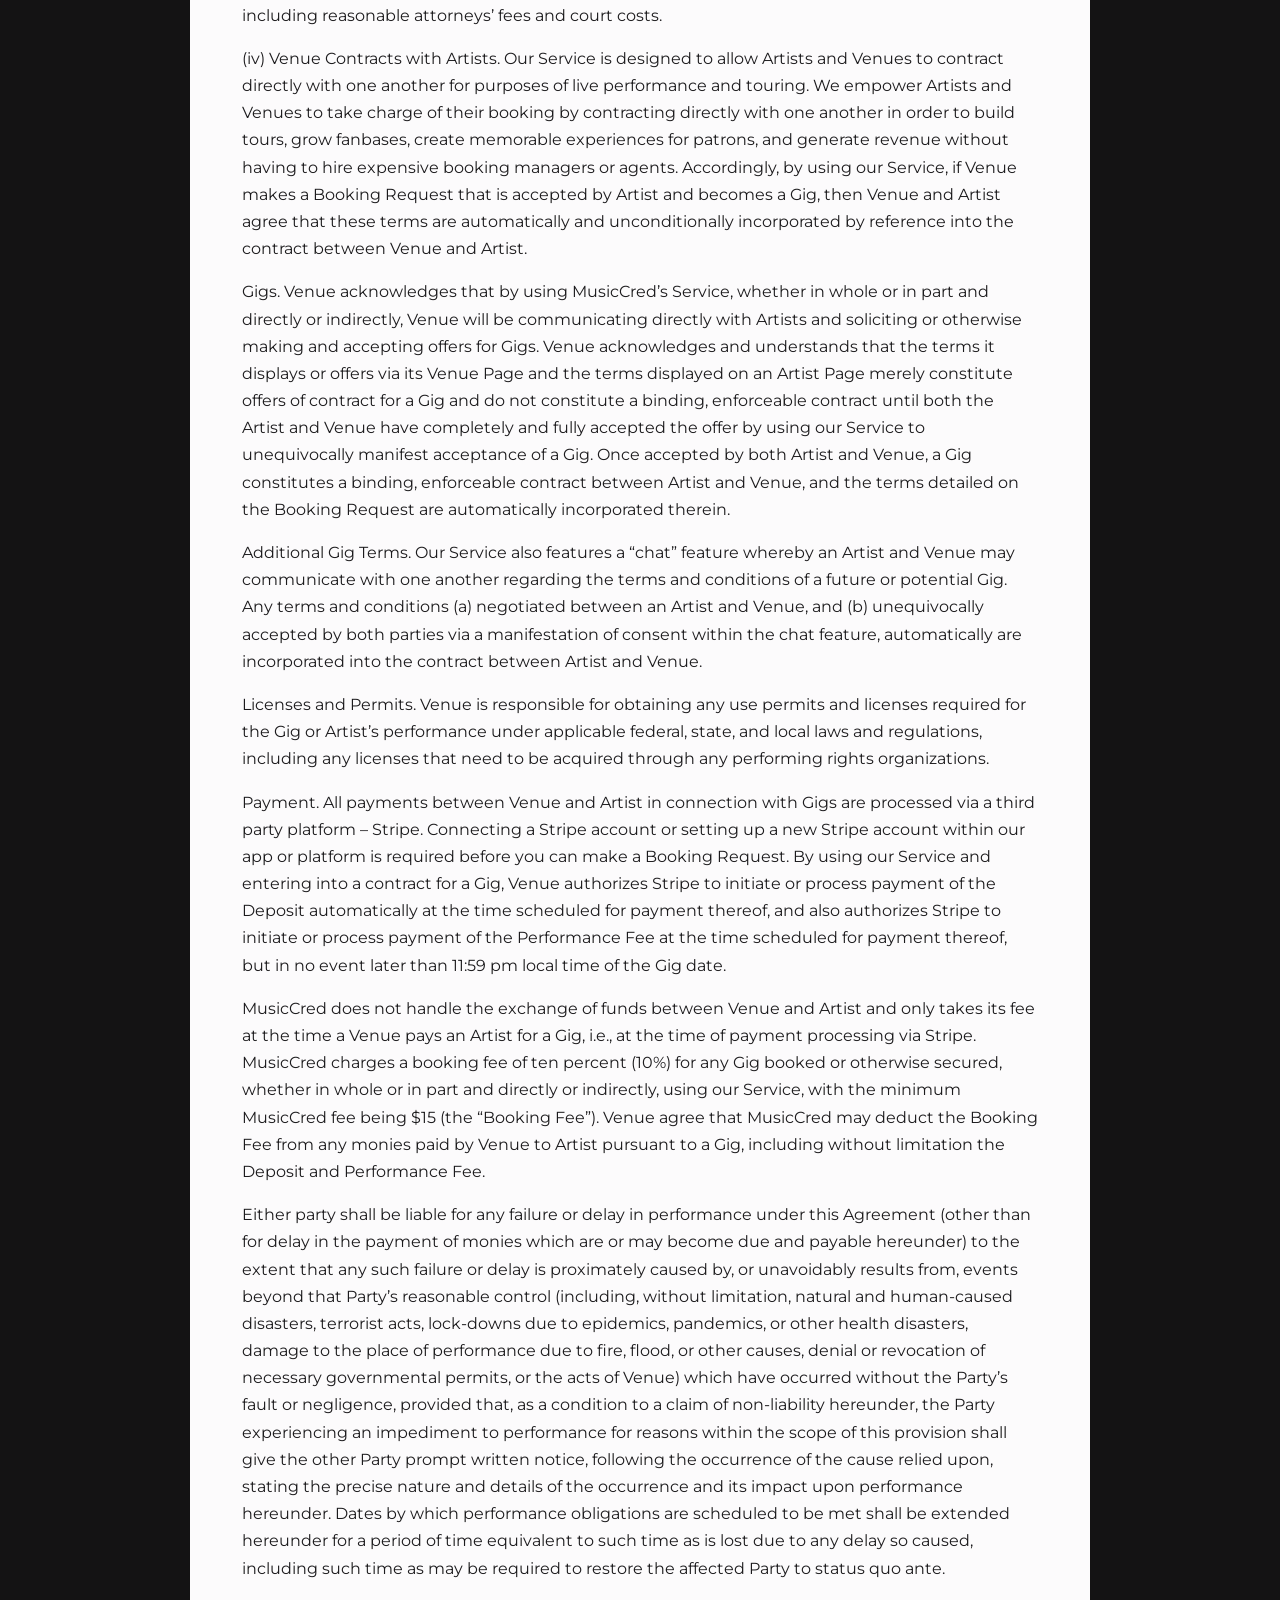
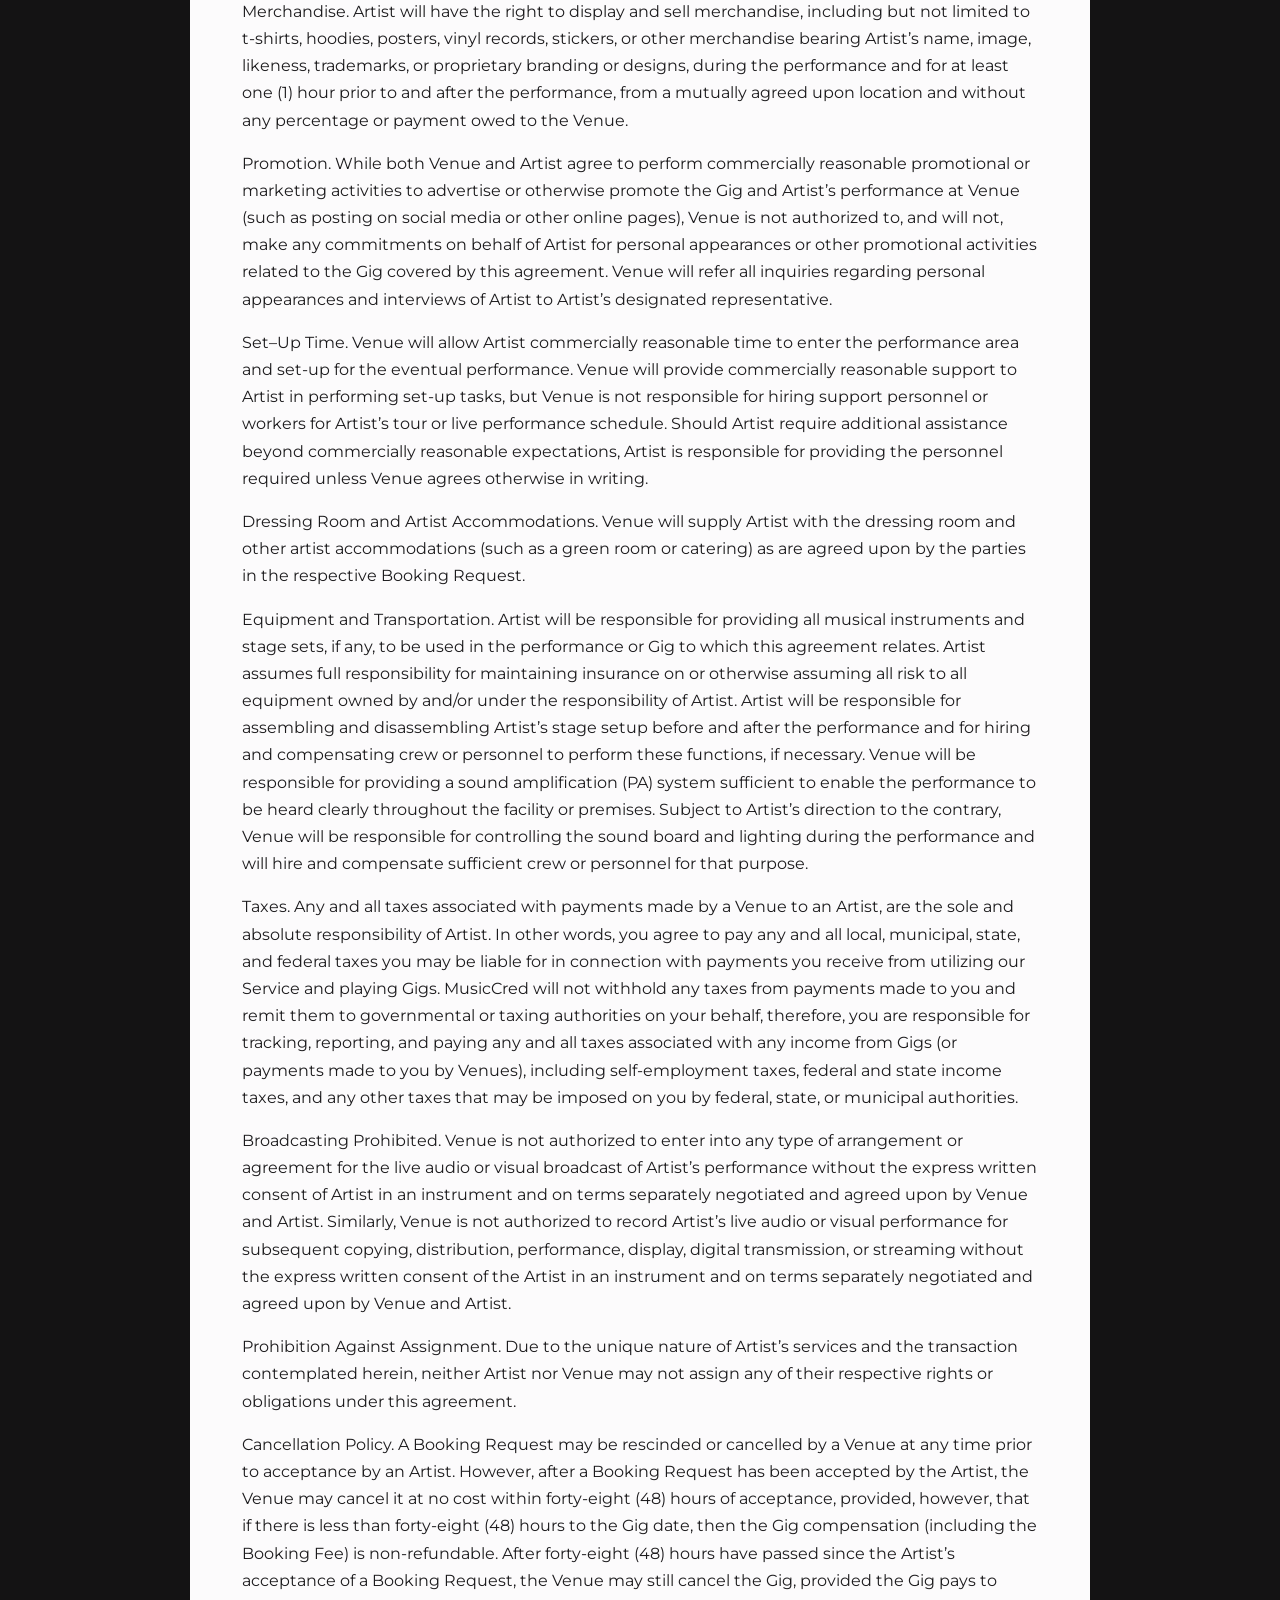
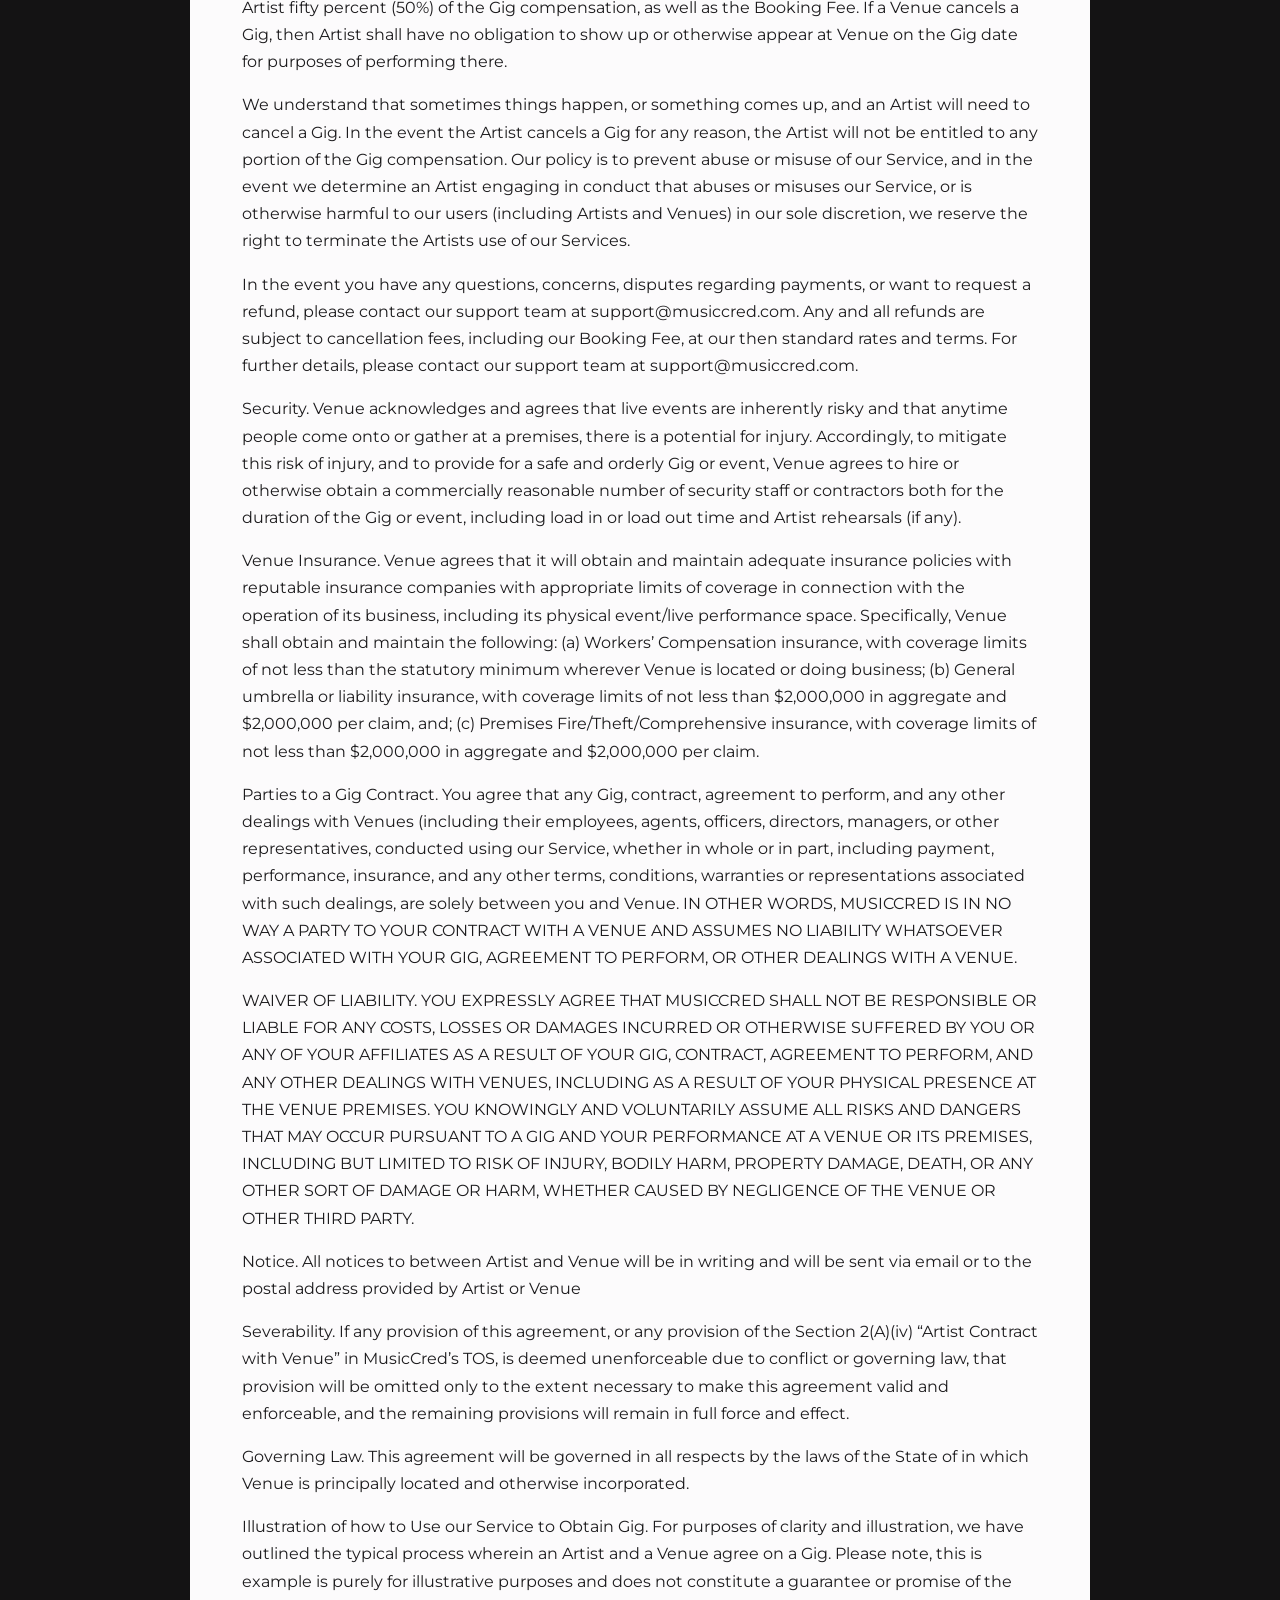
<file: terms-of-service/index.html>
<!doctype html>
<html lang="en">
<head>
<meta charset="utf-8">
<title>Terms of Service — MusicCred</title>
<meta name="robots" content="noindex">
<link rel="canonical" href="https://musiccred.com/tos/">
<meta http-equiv="refresh" content="0; url=/tos/">
<script>location.replace("/tos/");</script>
</head>
<body>
<p>This page has moved to <a href="/tos/">musiccred.com/tos/</a>.</p>
</body>
</html>
</file>
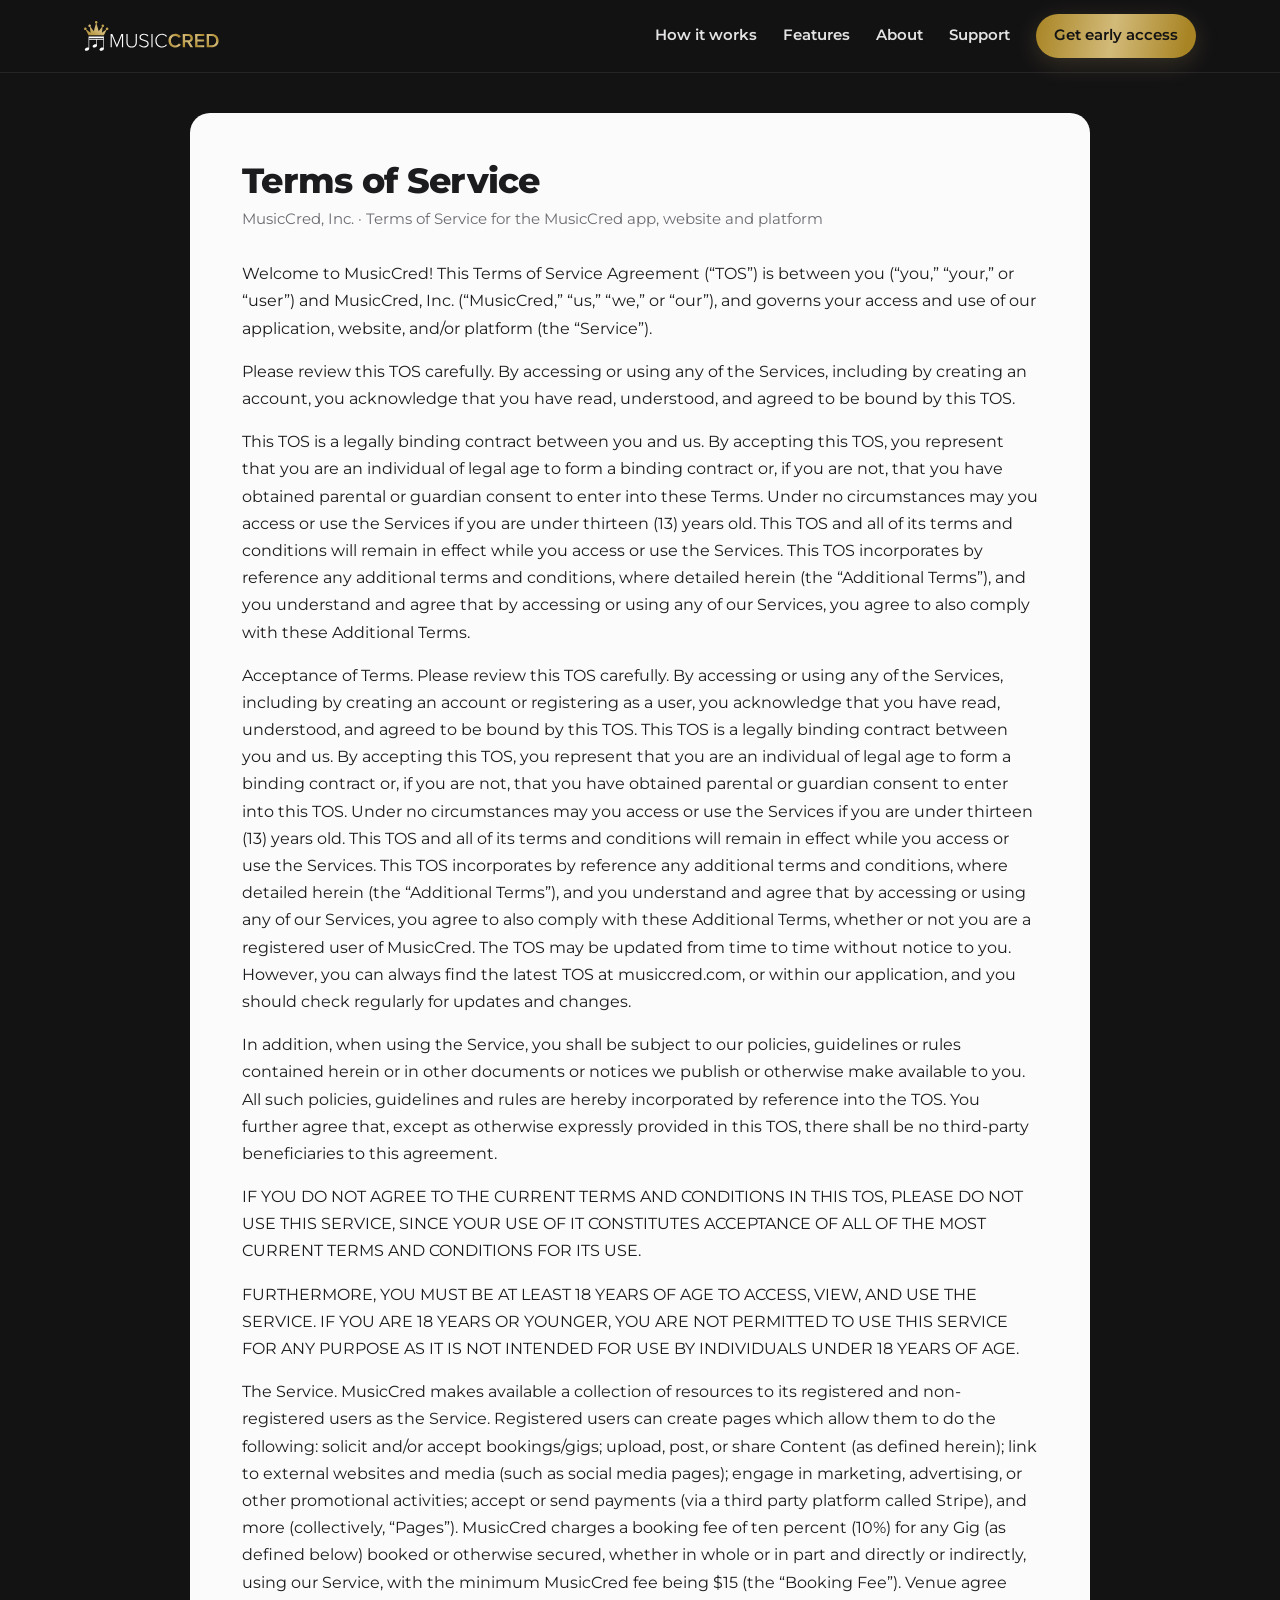
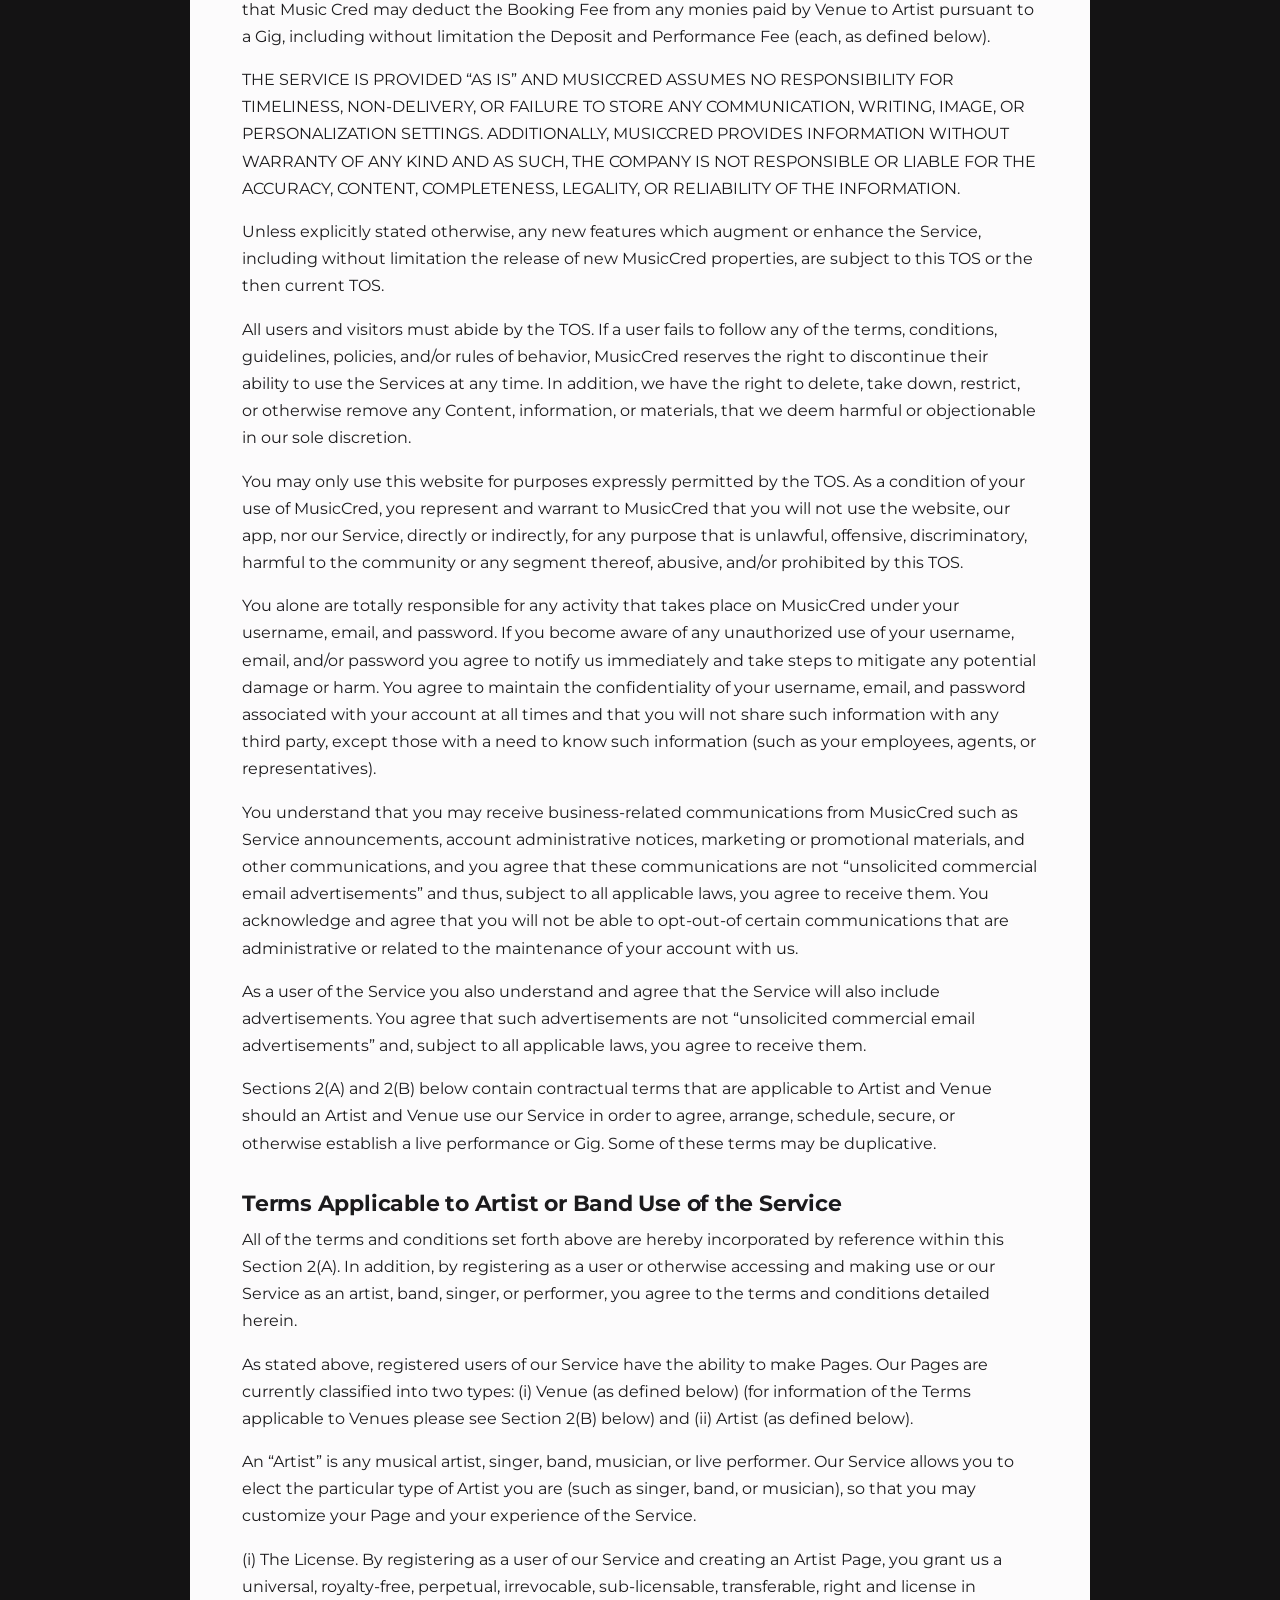
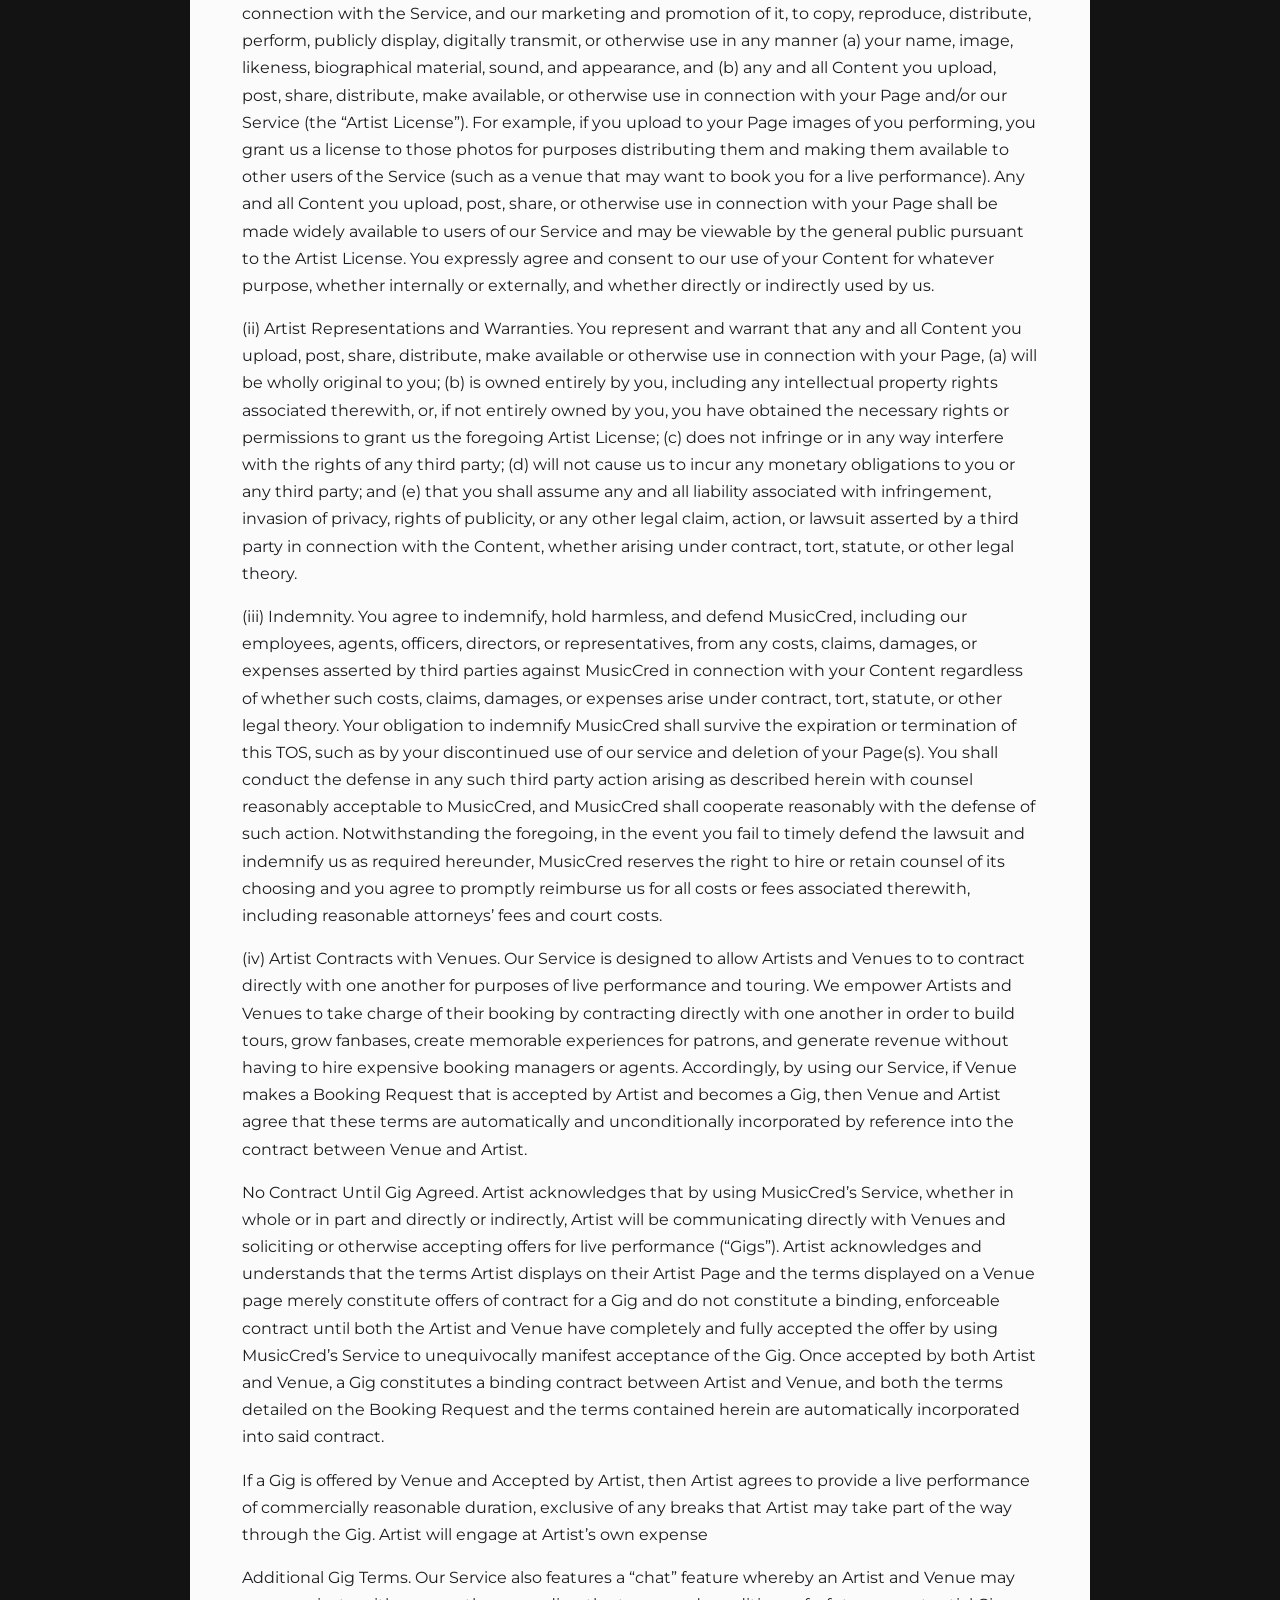
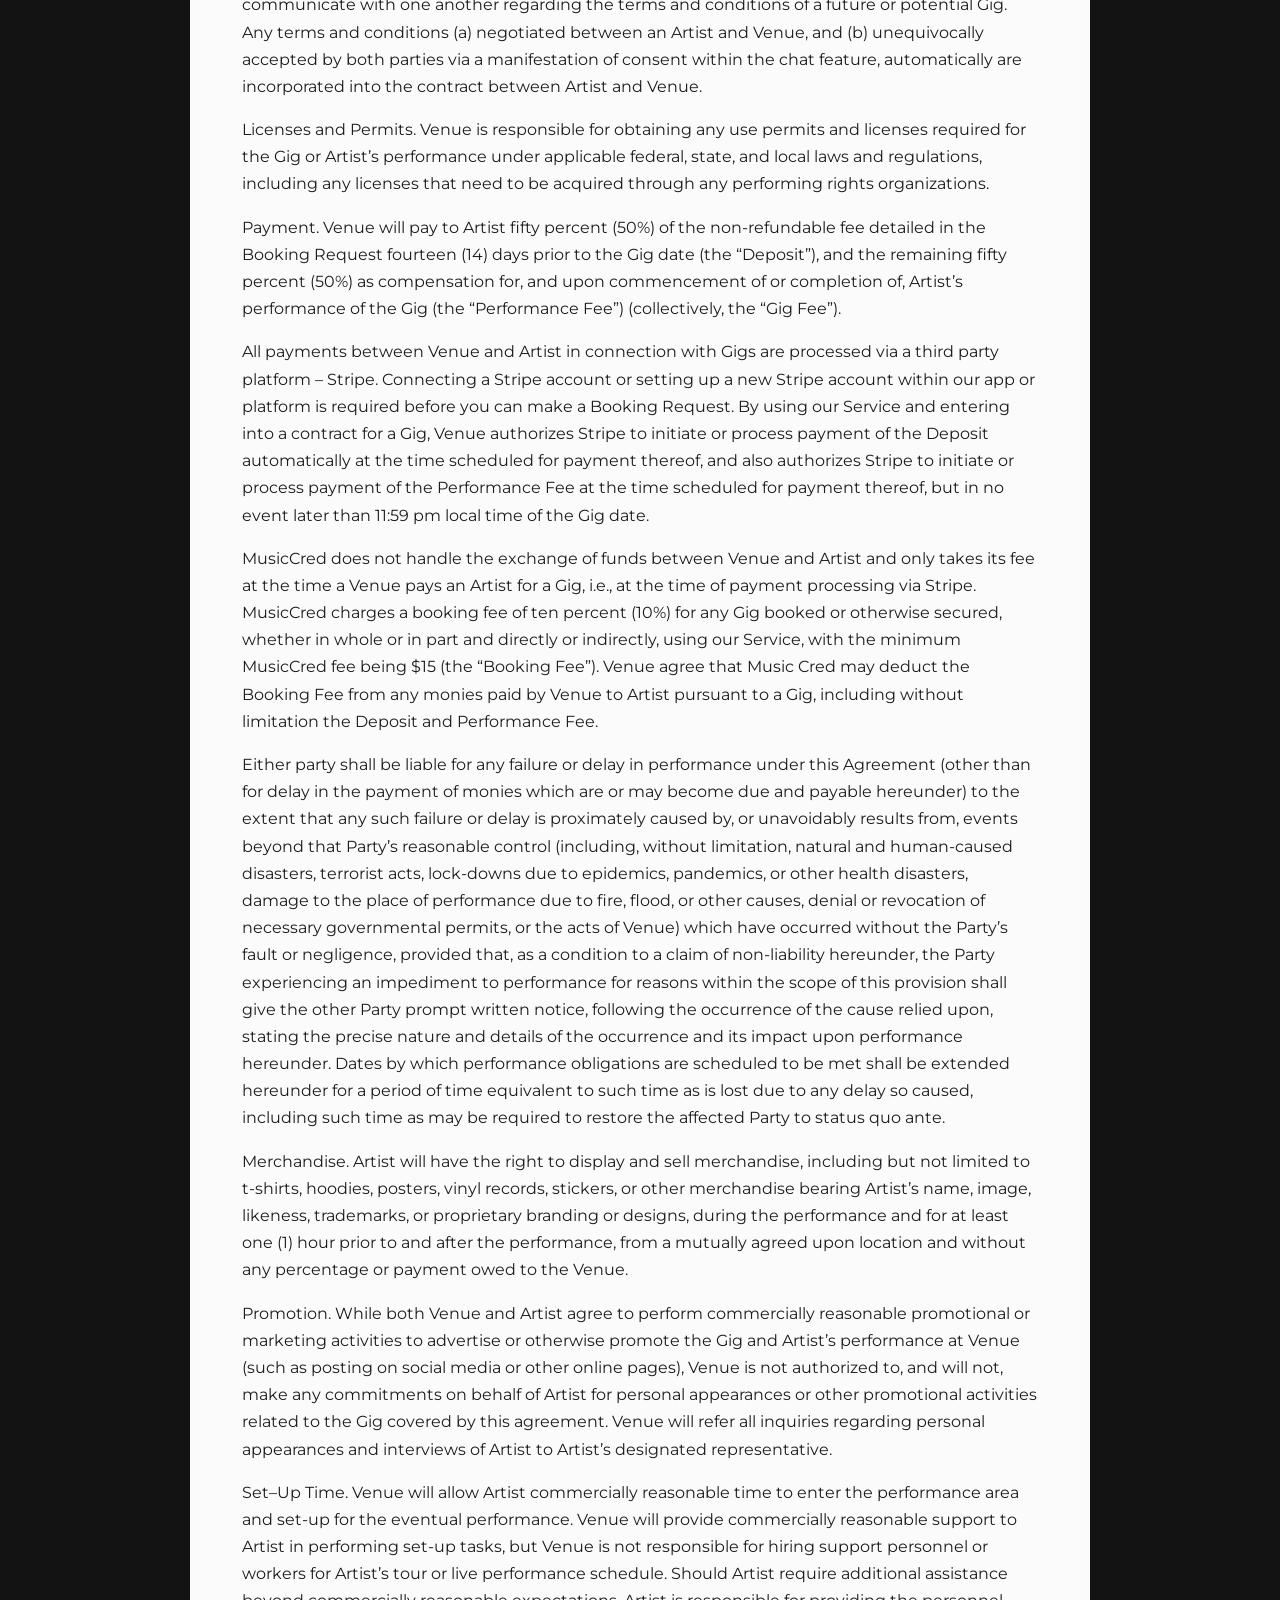
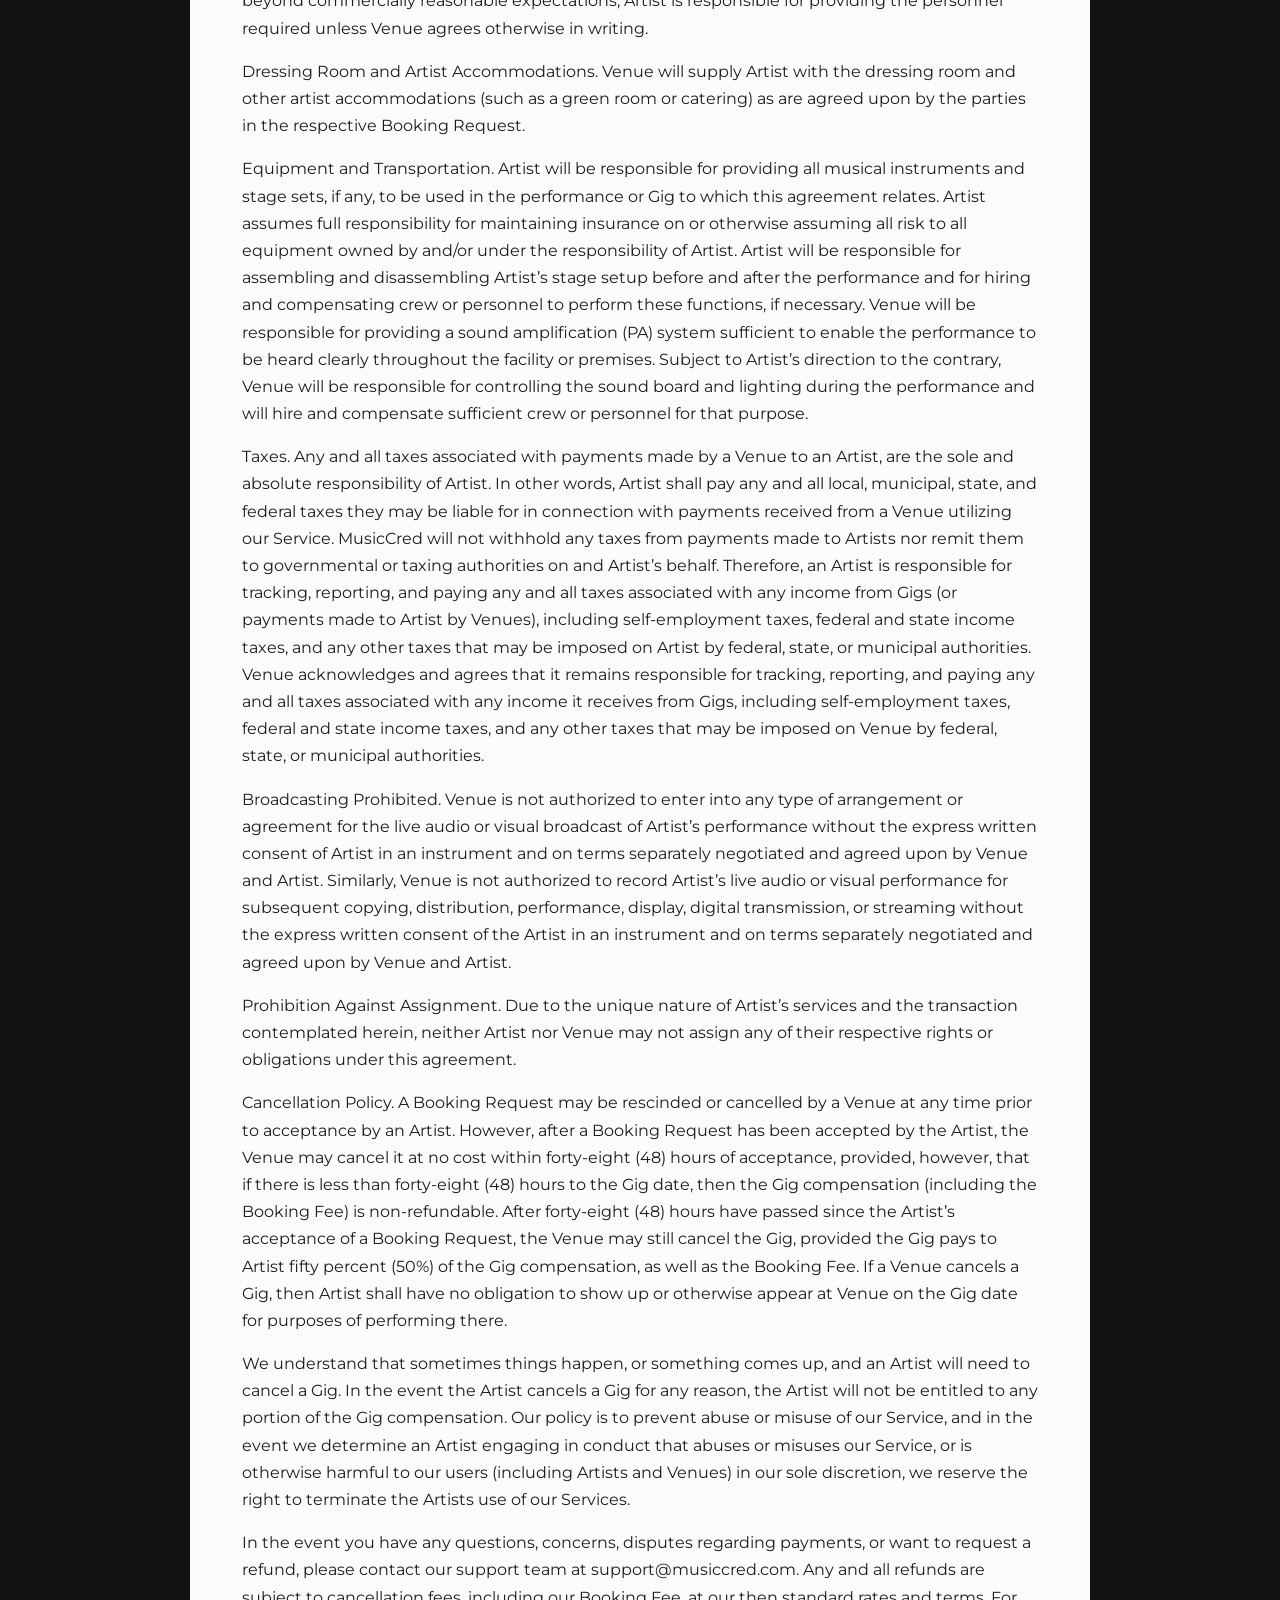
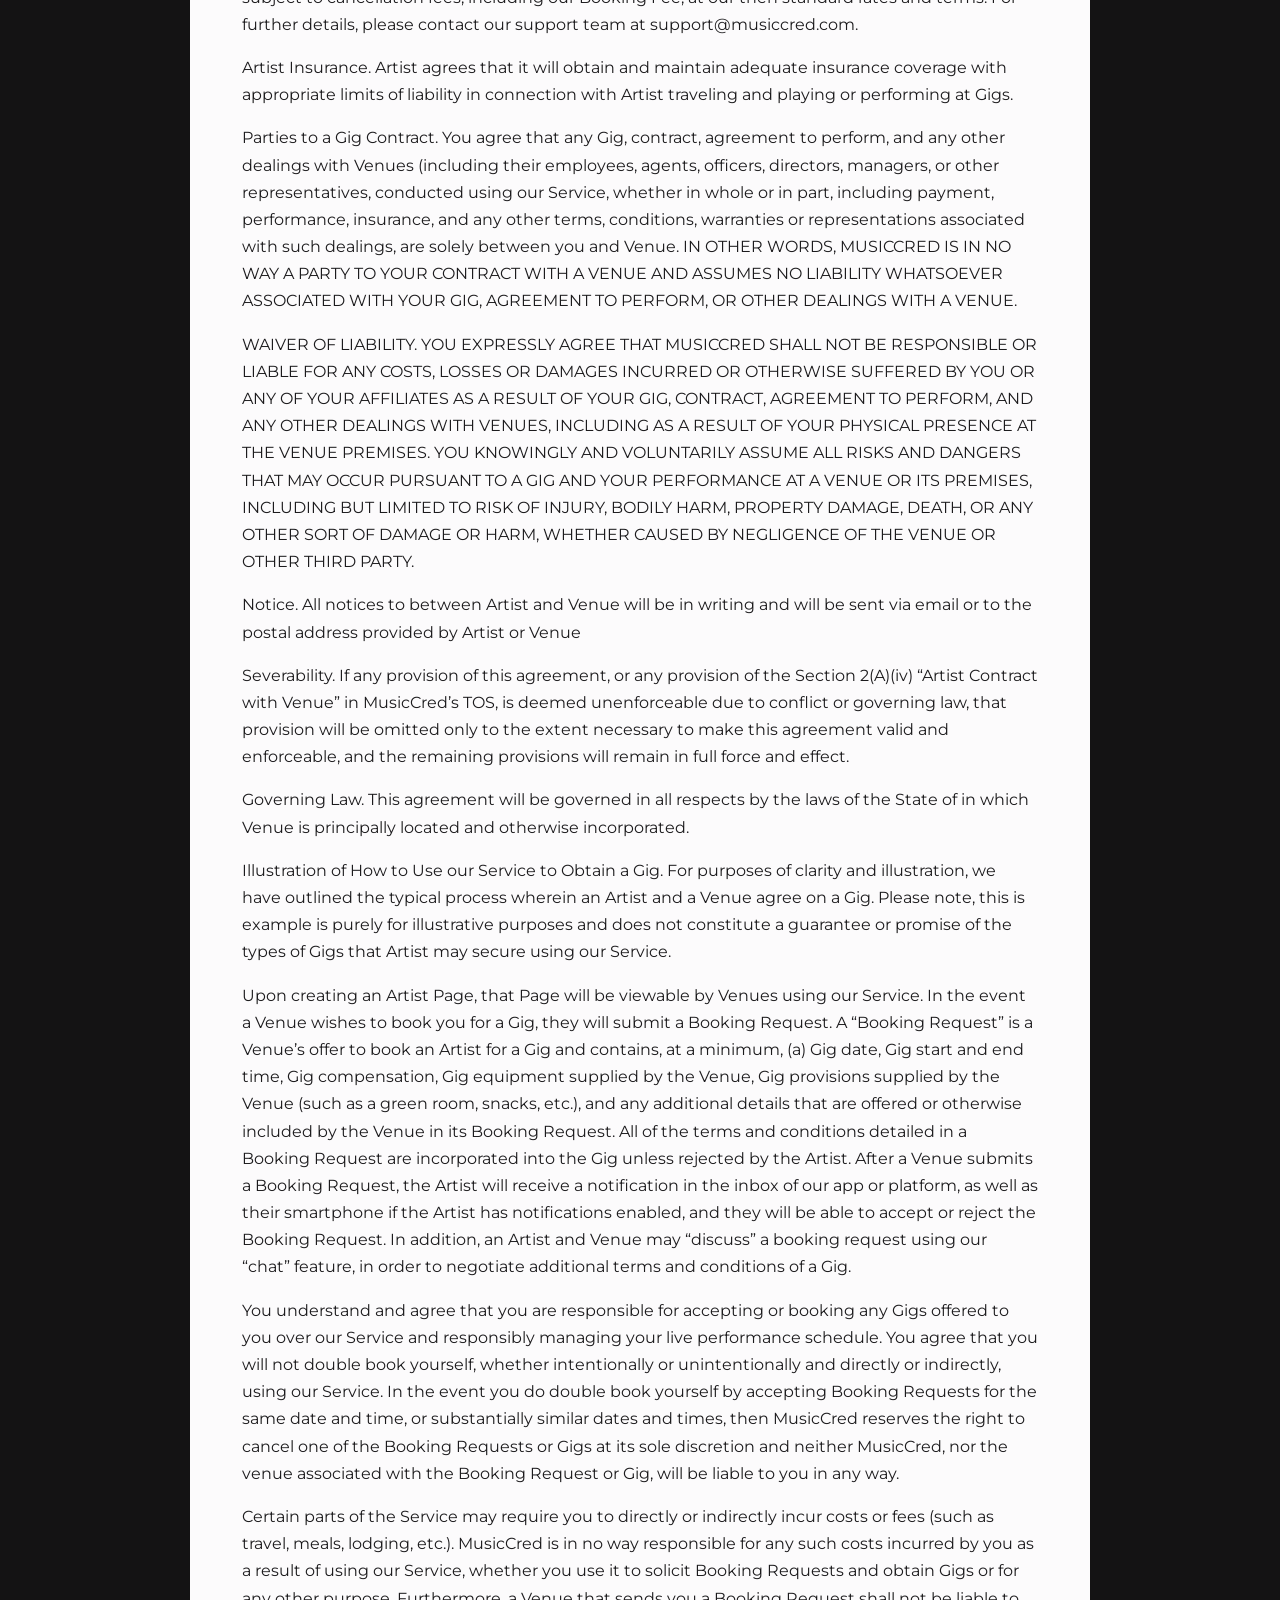
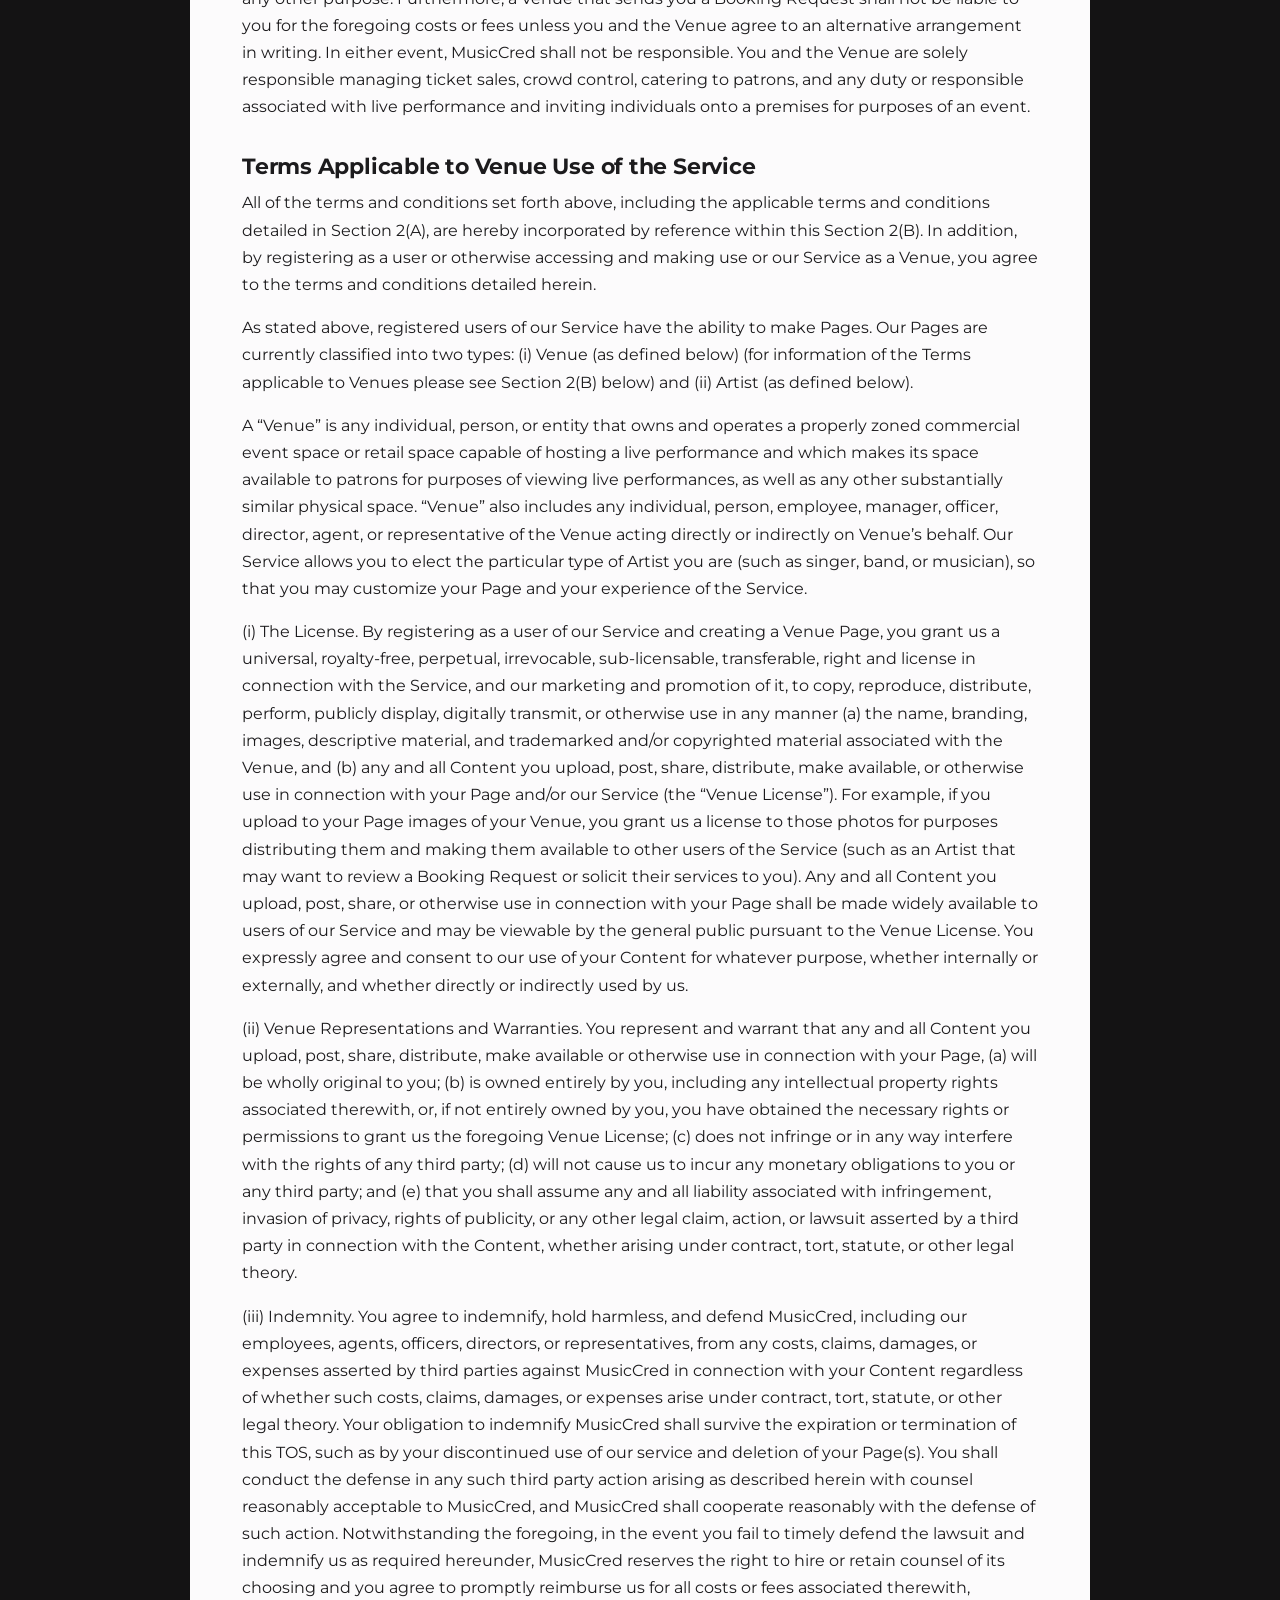
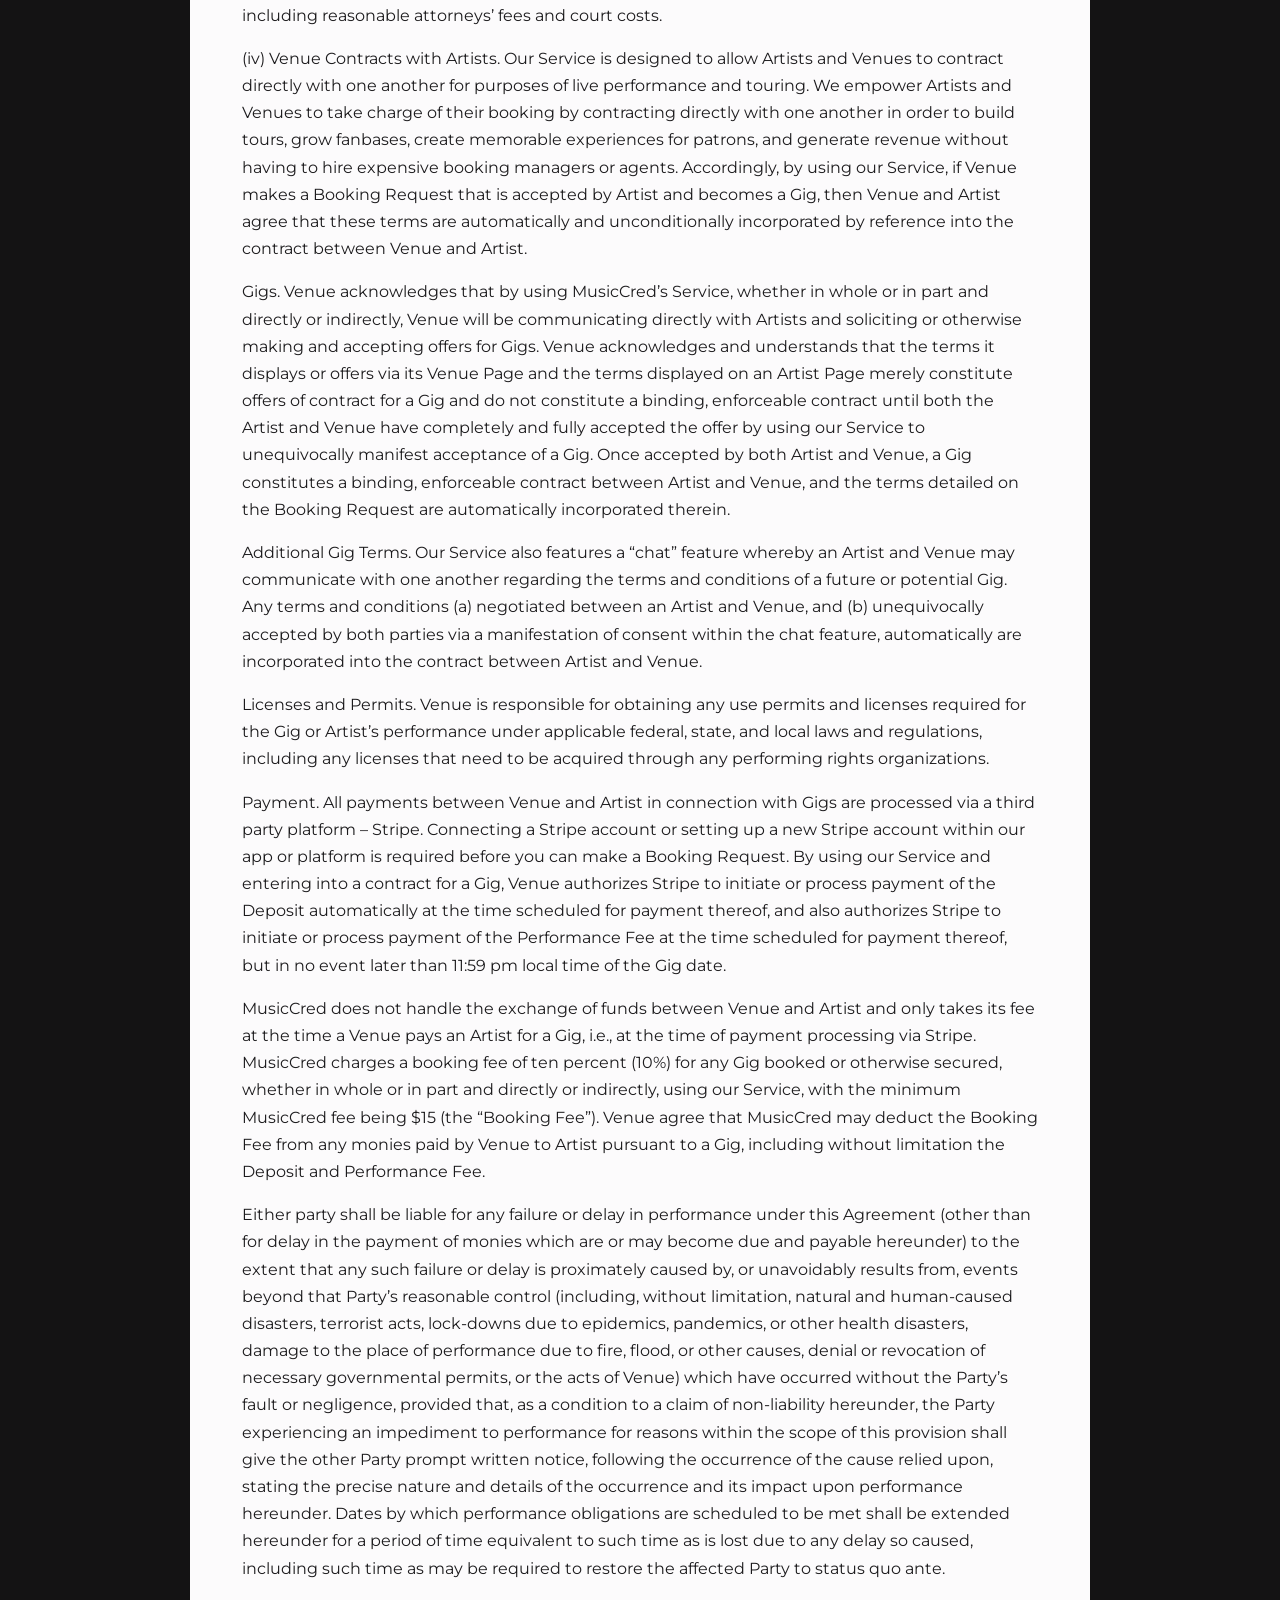
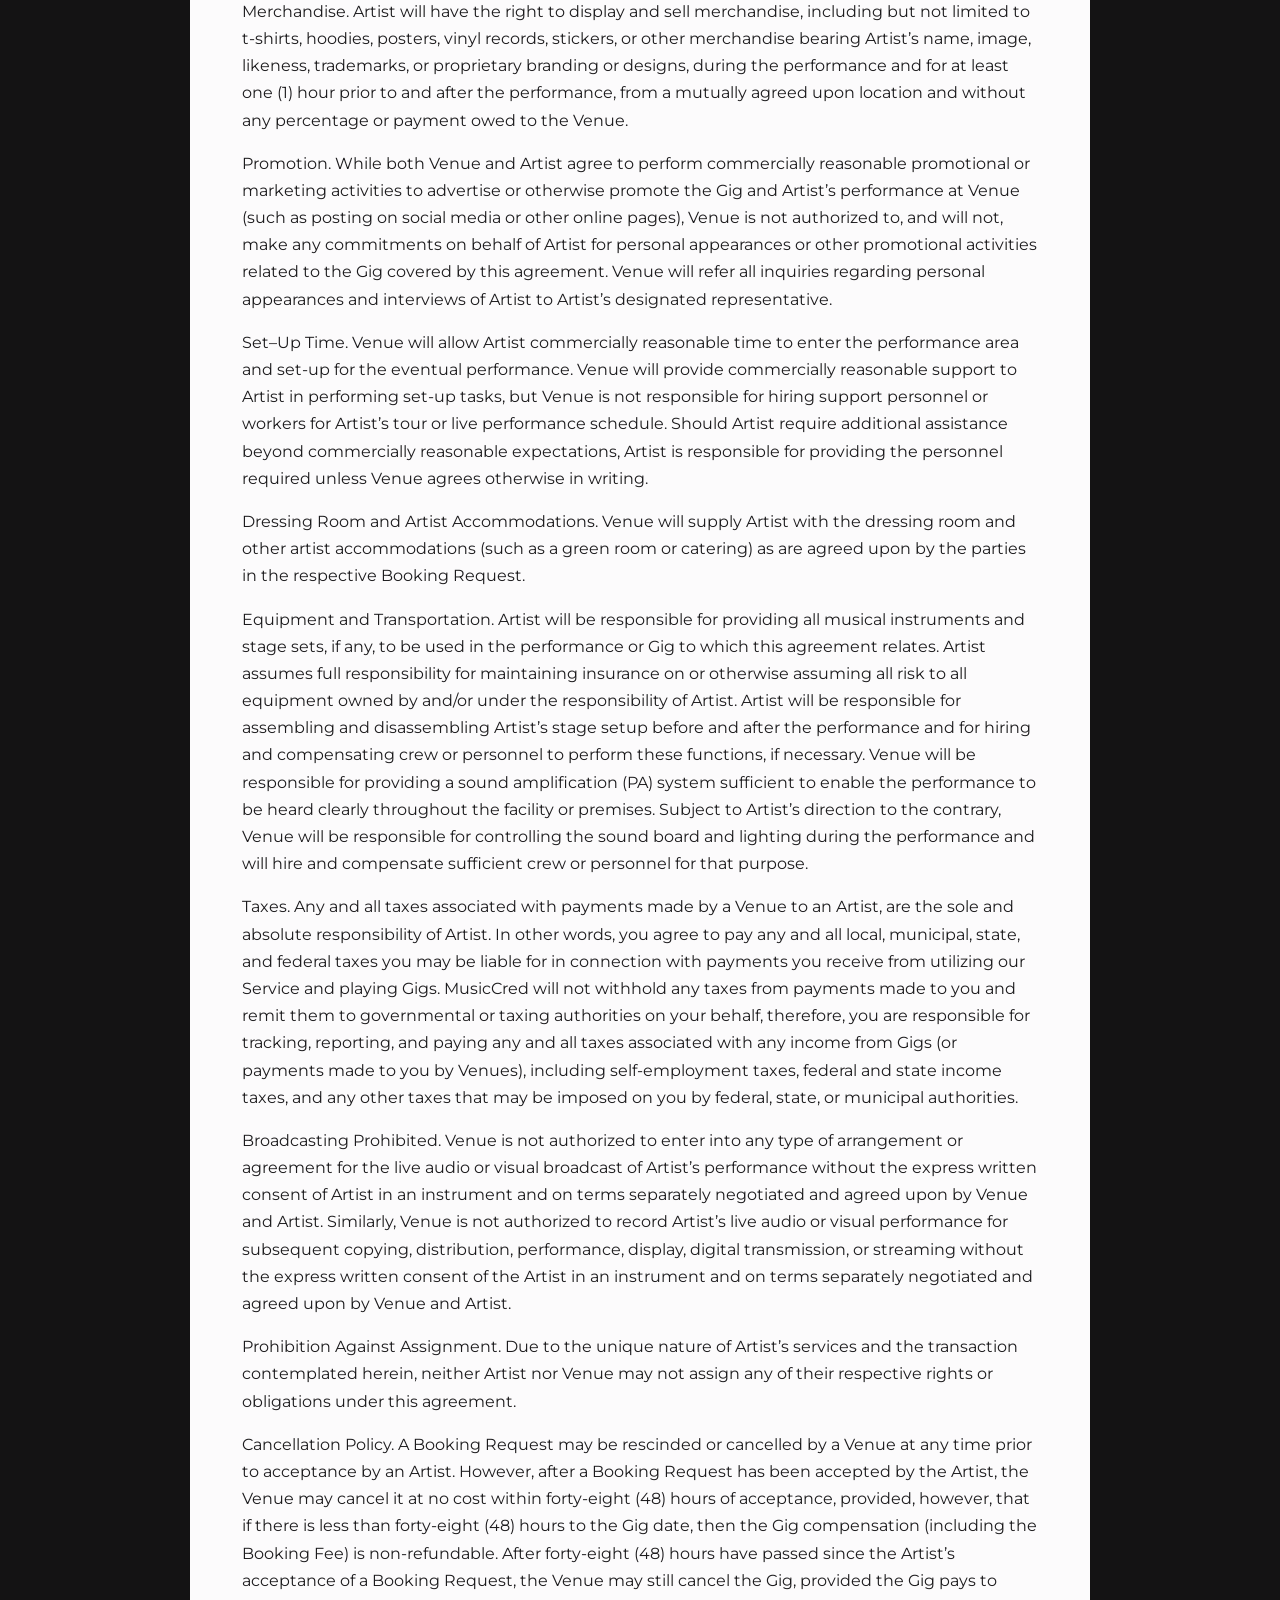
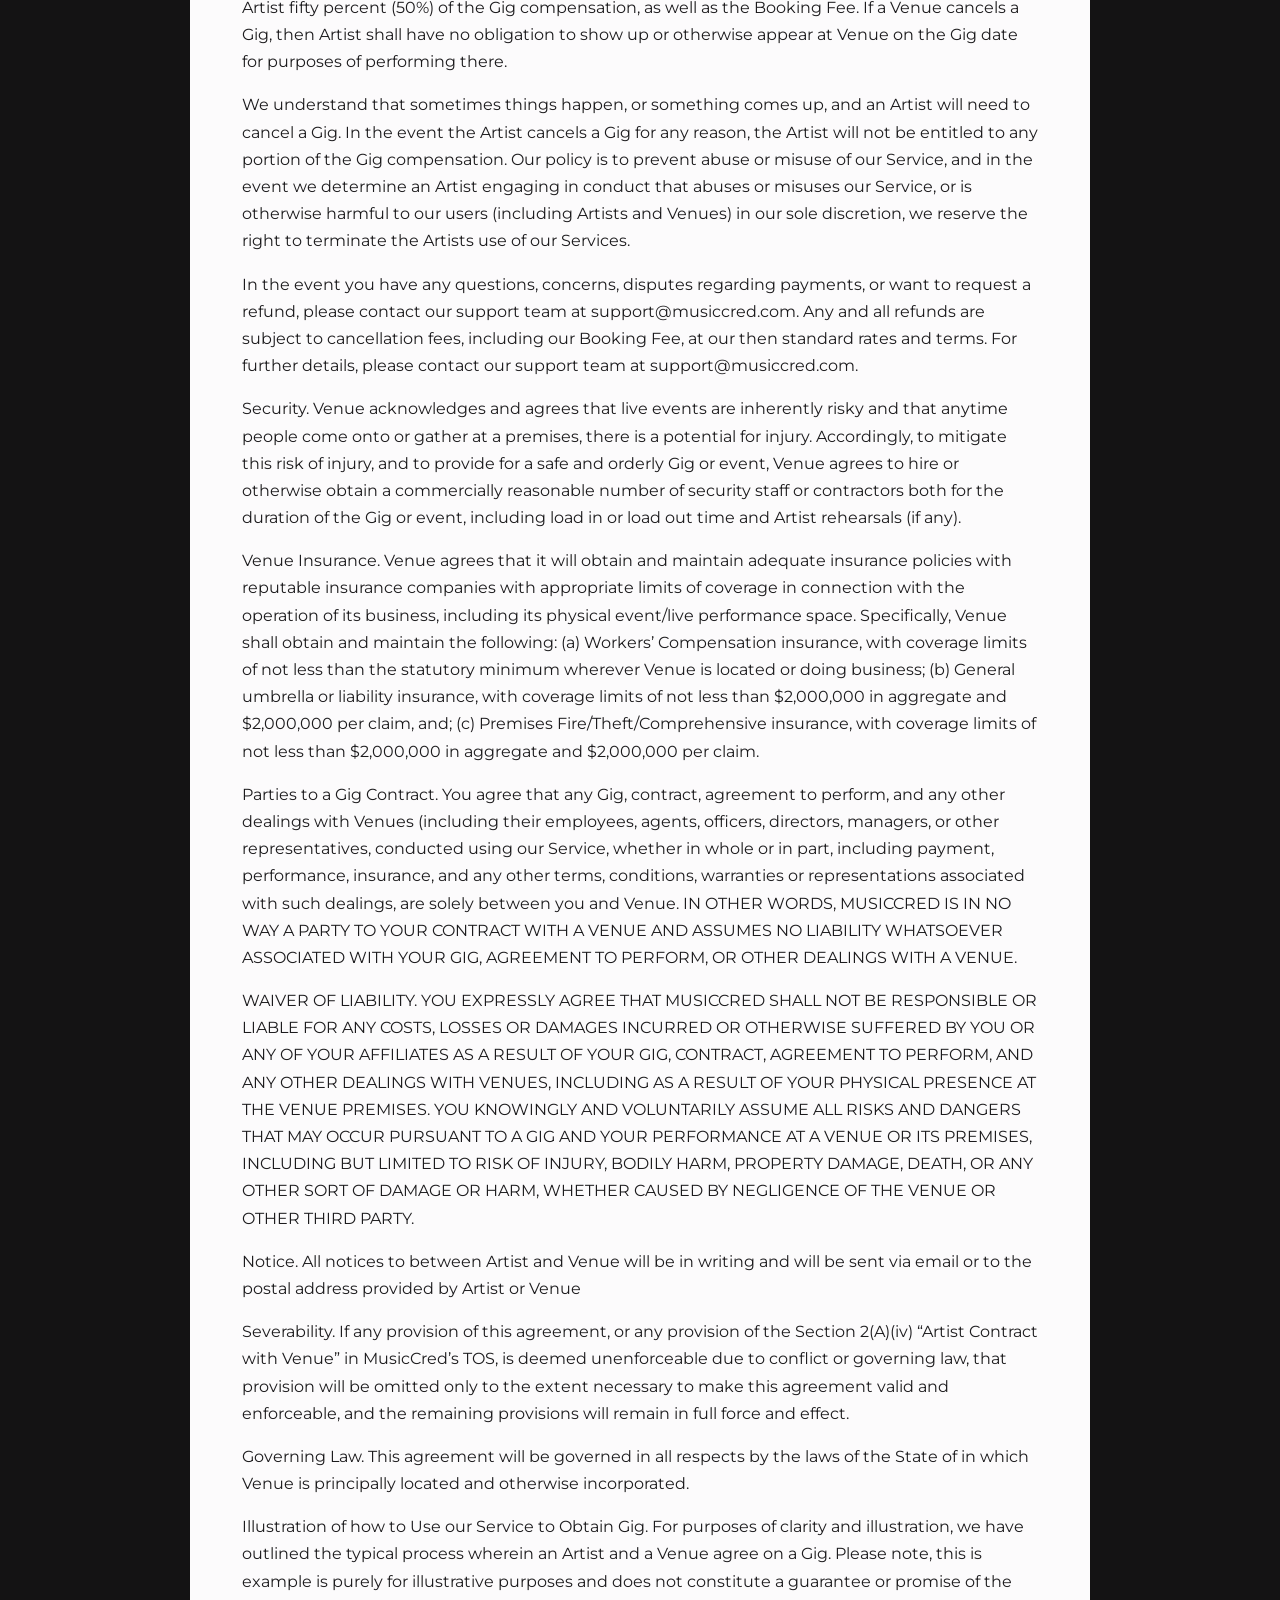
<file: tos/index.html>
<!doctype html>
<html lang="en">
<head>
<meta charset="utf-8">
<meta name="viewport" content="width=device-width,initial-scale=1">
<title>Terms of Service — MusicCred</title>
<meta name="description" content="MusicCred, Inc. Terms of Service.">
<link rel="canonical" href="https://musiccred.com/tos/">
<link rel="icon" type="image/svg+xml" href="/favicon.svg">
<link rel="icon" type="image/png" sizes="32x32" href="/assets/favicon-32.png">
<link rel="apple-touch-icon" href="/assets/apple-touch-icon.png">
<meta name="theme-color" content="#141314">
<link rel="preconnect" href="https://fonts.googleapis.com"><link rel="preconnect" href="https://fonts.gstatic.com" crossorigin>
<link rel="stylesheet" href="https://fonts.googleapis.com/css2?family=Montserrat:wght@400;500;600;700;800&display=swap">
<link rel="stylesheet" href="/styles.css">
<meta property="og:site_name" content="MusicCred">
<meta property="og:title" content="Terms of Service — MusicCred">
<meta property="og:description" content="MusicCred, Inc. Terms of Service.">
<meta property="og:type" content="website">
<meta property="og:url" content="https://musiccred.com/tos/">
<meta property="og:image" content="https://musiccred.com/assets/og.png">
<meta name="twitter:card" content="summary_large_image">
<meta name="twitter:image" content="https://musiccred.com/assets/og.png">
</head>
<body>
<header class="site"><div class="wrap">
  <a class="brand" href="/" aria-label="MusicCred home"><svg class="wordmark" role="img" aria-label="MusicCred" xmlns="http://www.w3.org/2000/svg" width="126" height="28" viewBox="0 0 126 28" fill="none">
<path d="M35.4278 24.4712V13.5152L30.892 24.4712H30.4812L25.9264 13.5152V24.4712H24.8621V12.1883H26.4484L30.6861 22.4092L34.9056 12.1883H36.5105V24.4712H35.4278Z" fill="white"/>
<path d="M39.6136 19.7583V12.1883H40.697V19.7393C40.697 22.2236 42.0218 23.7332 44.4675 23.7332C46.9127 23.7332 48.2382 22.2236 48.2382 19.7393V12.1883H49.3209V19.7583C49.3209 22.7965 47.6784 24.6919 44.4675 24.6919C41.2751 24.6919 39.6136 22.7789 39.6136 19.7583Z" fill="white"/>
<path d="M51.3907 22.7409L52.0806 21.9489C52.8833 22.8506 54.1901 23.7332 55.9831 23.7332C58.5221 23.7332 59.2502 22.3347 59.2502 21.2869C59.2502 17.6773 51.782 19.5537 51.782 15.2645C51.782 13.2566 53.6114 11.9866 55.8696 11.9866C57.7194 11.9866 59.1367 12.6311 60.0893 13.7184L59.3804 14.4915C58.4833 13.4232 57.2142 12.9453 55.8164 12.9453C54.1526 12.9453 52.9024 13.8835 52.9024 15.209C52.9024 18.3597 60.3694 16.6265 60.3694 21.2123C60.3694 22.7965 59.3063 24.6919 55.9449 24.6919C53.8909 24.6919 52.341 23.8647 51.3907 22.7409Z" fill="white"/>
<path d="M62.9321 24.4712V12.1883H63.9941V24.4712H62.9321Z" fill="white"/>
<path d="M66.6274 18.3393C66.6274 14.5645 69.41 11.9866 72.9375 11.9866C74.915 11.9866 76.4285 12.8533 77.4732 14.1583L76.5778 14.7311C75.7936 13.6629 74.4319 12.9453 72.9375 12.9453C70.0258 12.9453 67.7462 15.1359 67.7462 18.3393C67.7462 21.5061 70.0258 23.7332 72.9375 23.7332C74.4319 23.7332 75.7936 23.0157 76.5778 21.9489L77.4935 22.4998C76.3706 23.8443 74.915 24.6919 72.9375 24.6919C69.41 24.6919 66.6274 22.114 66.6274 18.3393Z" fill="white"/>
<path d="M78.8582 18.3393C78.8582 14.547 81.7157 11.9866 85.393 11.9866C87.8925 11.9866 89.4615 13.2566 90.3756 14.7311L88.5281 15.6898C87.931 14.6566 86.7176 13.9025 85.393 13.9025C82.9277 13.9025 81.0994 15.7424 81.0994 18.3393C81.0994 20.8996 82.9277 22.7789 85.393 22.7789C86.7176 22.7789 87.931 22.0044 88.5281 20.9902L90.3949 21.9124C89.4437 23.384 87.8925 24.6919 85.393 24.6919C81.7157 24.6919 78.8582 22.114 78.8582 18.3393Z" fill="url(#paint0_linear_6882_8880)"/>
<path d="M99.4521 16.0186C99.4521 14.8407 98.5572 14.0866 97.326 14.0866H94.3199V17.99H97.326C98.5572 17.99 99.4521 17.2169 99.4521 16.0186ZM99.2491 24.4712L96.5037 19.8868H94.3199V24.4712H92.136V12.1883H97.606C100.068 12.1883 101.694 13.7549 101.694 16.0375C101.694 18.2106 100.239 19.4075 98.7246 19.6457L101.787 24.4712H99.2491Z" fill="url(#paint1_linear_6882_8880)"/>
<path d="M103.703 24.4712V12.1883H112.234V14.0866H105.885V17.252H112.105V19.1518H105.885V22.5743H112.234V24.4712H103.703Z" fill="url(#paint2_linear_6882_8880)"/>
<path d="M123.381 18.3202C123.381 15.9645 121.888 14.0866 119.124 14.0866H116.662V22.5743H119.105C121.812 22.5743 123.381 20.6614 123.381 18.3202ZM114.478 24.4712V12.1883H119.105C123.008 12.1883 125.624 14.7311 125.624 18.3202C125.624 21.9488 123.008 24.4712 119.124 24.4712H114.478Z" fill="url(#paint3_linear_6882_8880)"/>
<path d="M17.9957 16.916H4.83753V16.0217H17.9957V16.916ZM4.2623 14.4633V24.9669C3.76846 24.6844 3.02715 24.6438 2.28967 24.9188C1.20241 25.3243 0.550371 26.2523 0.83325 26.9899C1.11662 27.7275 2.22737 27.9963 3.31463 27.5914C4.25797 27.2395 4.87098 26.495 4.83342 25.8234H4.83753V17.4831H11.5582V21.9169C11.0648 21.635 10.323 21.5945 9.58556 21.8687C8.49795 22.275 7.84626 23.2016 8.12886 23.9399C8.41251 24.6775 9.52291 24.947 10.6102 24.5414C11.5535 24.1901 12.1666 23.4457 12.129 22.7734H12.1331V17.4831H17.9957V24.9669C17.5019 24.6844 16.7603 24.6438 16.0228 24.9188C14.9355 25.3243 14.2838 26.2523 14.5664 26.9899C14.85 27.7275 15.9602 27.9963 17.0475 27.5914C17.9907 27.2395 18.6038 26.495 18.5665 25.8234H18.5706V14.4633H4.2623Z" fill="white"/>
<path d="M21.5669 6.01636C20.8882 6.01636 20.3383 6.55942 20.3383 7.22827C20.3383 7.52523 20.4504 7.79401 20.6299 8.00435L16.7198 11.0021L17.4112 5.6651C17.4627 5.67129 17.5131 5.68091 17.5662 5.68091C18.2454 5.68091 18.7952 5.13785 18.7952 4.469C18.7952 3.79947 18.2454 3.25711 17.5662 3.25711C16.8883 3.25711 16.3381 3.79947 16.3381 4.469C16.3381 4.86082 16.53 5.20592 16.8232 5.42795L13.6955 9.46441L11.7412 2.43222C12.2614 2.29061 12.6455 1.82593 12.6455 1.26844C12.6455 0.599593 12.0954 0.0565319 11.4164 0.0565319C10.7377 0.0565319 10.1875 0.599593 10.1875 1.26844C10.1875 1.82662 10.5733 2.29268 11.0943 2.43291L9.13917 9.46716L6.0098 5.42795C6.303 5.20592 6.49493 4.86082 6.49493 4.469C6.49493 3.79947 5.94478 3.25711 5.26689 3.25711C4.58767 3.25711 4.03773 3.79947 4.03773 4.469C4.03773 5.13785 4.58767 5.68091 5.26689 5.68091C5.31971 5.68091 5.37038 5.67129 5.42181 5.6651L6.11734 11.0344L2.16505 8.00435C2.3445 7.79401 2.45719 7.52523 2.45719 7.22827C2.45719 6.55942 1.90726 6.01636 1.22804 6.01636C0.550147 6.01636 0 6.55942 0 7.22827C0 7.8978 0.550147 8.44016 1.22804 8.44016C1.4183 8.44016 1.59608 8.3941 1.75728 8.3178L4.25252 13.1888H18.5432L21.0382 8.3178C21.1991 8.3941 21.3766 8.44016 21.5669 8.44016C22.245 8.44016 22.7955 7.8978 22.7955 7.22827C22.7955 6.55942 22.245 6.01636 21.5669 6.01636Z" fill="url(#paint4_linear_6882_8880)"/>
<defs>
<linearGradient id="paint0_linear_6882_8880" x1="78.8582" y1="24.6919" x2="91.5045" y2="13.2086" gradientUnits="userSpaceOnUse">
<stop stop-color="#A88424"/>
<stop offset="0.484375" stop-color="#D2BA79"/>
<stop offset="0.932292" stop-color="#A88424"/>
</linearGradient>
<linearGradient id="paint1_linear_6882_8880" x1="92.136" y1="24.4712" x2="104.07" y2="15.094" gradientUnits="userSpaceOnUse">
<stop stop-color="#A88424"/>
<stop offset="0.484375" stop-color="#D2BA79"/>
<stop offset="0.932292" stop-color="#A88424"/>
</linearGradient>
<linearGradient id="paint2_linear_6882_8880" x1="103.703" y1="24.4712" x2="115.212" y2="16.4771" gradientUnits="userSpaceOnUse">
<stop stop-color="#A88424"/>
<stop offset="0.484375" stop-color="#D2BA79"/>
<stop offset="0.932292" stop-color="#A88424"/>
</linearGradient>
<linearGradient id="paint3_linear_6882_8880" x1="114.478" y1="24.4712" x2="126.703" y2="13.3775" gradientUnits="userSpaceOnUse">
<stop stop-color="#A88424"/>
<stop offset="0.484375" stop-color="#D2BA79"/>
<stop offset="0.932292" stop-color="#A88424"/>
</linearGradient>
<linearGradient id="paint4_linear_6882_8880" x1="0" y1="13.1888" x2="11.3604" y2="-6.53109" gradientUnits="userSpaceOnUse">
<stop stop-color="#A88424"/>
<stop offset="0.484375" stop-color="#D2BA79"/>
<stop offset="0.932292" stop-color="#A88424"/>
</linearGradient>
</defs>
</svg></a>
  <nav class="main">
    <a href="/#how">How it works</a>
    <a href="/#features">Features</a>
    <a href="/about/">About</a>
    <a href="/support/">Support</a>
    <a class="cta" href="mailto:support@musiccred.com?subject=MusicCred%20early%20access">Get early access</a>
  </nav>
</div></header>
<main class="legal-page"><h1>Terms of Service</h1><div class="meta">MusicCred, Inc. &middot; Terms of Service for the MusicCred app, website and platform</div><p>Welcome to MusicCred! This Terms of Service Agreement (“TOS”) is between you (“you,” “your,” or “user”) and MusicCred, Inc. (“MusicCred,” “us,” “we,” or “our”), and governs your access and use of our application, website, and/or platform (the “Service”).</p>
<p>Please review this TOS carefully. By accessing or using any of the Services, including by creating an account, you acknowledge that you have read, understood, and agreed to be bound by this TOS.</p>
<p>This TOS is a legally binding contract between you and us. By accepting this TOS, you represent that you are an individual of legal age to form a binding contract or, if you are not, that you have obtained parental or guardian consent to enter into these Terms. Under no circumstances may you access or use the Services if you are under thirteen (13) years old. This TOS and all of its terms and conditions will remain in effect while you access or use the Services. This TOS incorporates by reference any additional terms and conditions, where detailed herein (the “Additional Terms”), and you understand and agree that by accessing or using any of our Services, you agree to also comply with these Additional Terms.</p>
<p>Acceptance of Terms. Please review this TOS carefully. By accessing or using any of the Services, including by creating an account or registering as a user, you acknowledge that you have read, understood, and agreed to be bound by this TOS. This TOS is a legally binding contract between you and us. By accepting this TOS, you represent that you are an individual of legal age to form a binding contract or, if you are not, that you have obtained parental or guardian consent to enter into this TOS. Under no circumstances may you access or use the Services if you are under thirteen (13) years old. This TOS and all of its terms and conditions will remain in effect while you access or use the Services. This TOS incorporates by reference any additional terms and conditions, where detailed herein (the “Additional Terms”), and you understand and agree that by accessing or using any of our Services, you agree to also comply with these Additional Terms, whether or not you are a registered user of MusicCred. The TOS may be updated from time to time without notice to you. However, you can always find the latest TOS at musiccred.com, or within our application, and you should check regularly for updates and changes.</p>
<p>In addition, when using the Service, you shall be subject to our policies, guidelines or rules contained herein or in other documents or notices we publish or otherwise make available to you. All such policies, guidelines and rules are hereby incorporated by reference into the TOS. You further agree that, except as otherwise expressly provided in this TOS, there shall be no third-party beneficiaries to this agreement.</p>
<p>IF YOU DO NOT AGREE TO THE CURRENT TERMS AND CONDITIONS IN THIS TOS, PLEASE DO NOT USE THIS SERVICE, SINCE YOUR USE OF IT CONSTITUTES ACCEPTANCE OF ALL OF THE MOST CURRENT TERMS AND CONDITIONS FOR ITS USE.</p>
<p>FURTHERMORE, YOU MUST BE AT LEAST 18 YEARS OF AGE TO ACCESS, VIEW, AND USE THE SERVICE. IF YOU ARE 18 YEARS OR YOUNGER, YOU ARE NOT PERMITTED TO USE THIS SERVICE FOR ANY PURPOSE AS IT IS NOT INTENDED FOR USE BY INDIVIDUALS UNDER 18 YEARS OF AGE.</p>
<p>The Service. MusicCred makes available a collection of resources to its registered and non-registered users as the Service. Registered users can create pages which allow them to do the following: solicit and/or accept bookings/gigs; upload, post, or share Content (as defined herein); link to external websites and media (such as social media pages); engage in marketing, advertising, or other promotional activities; accept or send payments (via a third party platform called Stripe), and more (collectively, “Pages”). MusicCred charges a booking fee of ten percent (10%) for any Gig (as defined below) booked or otherwise secured, whether in whole or in part and directly or indirectly, using our Service, with the minimum MusicCred fee being $15 (the “Booking Fee”). Venue agree that Music Cred may deduct the Booking Fee from any monies paid by Venue to Artist pursuant to a Gig, including without limitation the Deposit and Performance Fee (each, as defined below).</p>
<p>THE SERVICE IS PROVIDED “AS IS” AND MUSICCRED ASSUMES NO RESPONSIBILITY FOR TIMELINESS, NON-DELIVERY, OR FAILURE TO STORE ANY COMMUNICATION, WRITING, IMAGE, OR PERSONALIZATION SETTINGS. ADDITIONALLY, MUSICCRED PROVIDES INFORMATION WITHOUT WARRANTY OF ANY KIND AND AS SUCH, THE COMPANY IS NOT RESPONSIBLE OR LIABLE FOR THE ACCURACY, CONTENT, COMPLETENESS, LEGALITY, OR RELIABILITY OF THE INFORMATION.</p>
<p>Unless explicitly stated otherwise, any new features which augment or enhance the Service, including without limitation the release of new MusicCred properties, are subject to this TOS or the then current TOS.</p>
<p>All users and visitors must abide by the TOS. If a user fails to follow any of the terms, conditions, guidelines, policies, and/or rules of behavior, MusicCred reserves the right to discontinue their ability to use the Services at any time. In addition, we have the right to delete, take down, restrict, or otherwise remove any Content, information, or materials, that we deem harmful or objectionable in our sole discretion.</p>
<p>You may only use this website for purposes expressly permitted by the TOS. As a condition of your use of MusicCred, you represent and warrant to MusicCred that you will not use the website, our app, nor our Service, directly or indirectly, for any purpose that is unlawful, offensive, discriminatory, harmful to the community or any segment thereof, abusive, and/or prohibited by this TOS.</p>
<p>You alone are totally responsible for any activity that takes place on MusicCred under your username, email, and password. If you become aware of any unauthorized use of your username, email, and/or password you agree to notify us immediately and take steps to mitigate any potential damage or harm. You agree to maintain the confidentiality of your username, email, and password associated with your account at all times and that you will not share such information with any third party, except those with a need to know such information (such as your employees, agents, or representatives).</p>
<p>You understand that you may receive business-related communications from MusicCred such as Service announcements, account administrative notices, marketing or promotional materials, and other communications, and you agree that these communications are not “unsolicited commercial email advertisements” and thus, subject to all applicable laws, you agree to receive them. You acknowledge and agree that you will not be able to opt-out-of certain communications that are administrative or related to the maintenance of your account with us.</p>
<p>As a user of the Service you also understand and agree that the Service will also include advertisements. You agree that such advertisements are not “unsolicited commercial email advertisements” and, subject to all applicable laws, you agree to receive them.</p>
<p>Sections 2(A) and 2(B) below contain contractual terms that are applicable to Artist and Venue should an Artist and Venue use our Service in order to agree, arrange, schedule, secure, or otherwise establish a live performance or Gig. Some of these terms may be duplicative.</p>
<h2>Terms Applicable to Artist or Band Use of the Service</h2>
<p>All of the terms and conditions set forth above are hereby incorporated by reference within this Section 2(A). In addition, by registering as a user or otherwise accessing and making use or our Service as an artist, band, singer, or performer, you agree to the terms and conditions detailed herein.</p>
<p>As stated above, registered users of our Service have the ability to make Pages. Our Pages are currently classified into two types: (i) Venue (as defined below) (for information of the Terms applicable to Venues please see Section 2(B) below) and (ii) Artist (as defined below).</p>
<p>An “Artist” is any musical artist, singer, band, musician, or live performer. Our Service allows you to elect the particular type of Artist you are (such as singer, band, or musician), so that you may customize your Page and your experience of the Service.</p>
<p>(i) The License. By registering as a user of our Service and creating an Artist Page, you grant us a universal, royalty-free, perpetual, irrevocable, sub-licensable, transferable, right and license in connection with the Service, and our marketing and promotion of it, to copy, reproduce, distribute, perform, publicly display, digitally transmit, or otherwise use in any manner (a) your name, image, likeness, biographical material, sound, and appearance, and (b) any and all Content you upload, post, share, distribute, make available, or otherwise use in connection with your Page and/or our Service (the “Artist License”). For example, if you upload to your Page images of you performing, you grant us a license to those photos for purposes distributing them and making them available to other users of the Service (such as a venue that may want to book you for a live performance). Any and all Content you upload, post, share, or otherwise use in connection with your Page shall be made widely available to users of our Service and may be viewable by the general public pursuant to the Artist License. You expressly agree and consent to our use of your Content for whatever purpose, whether internally or externally, and whether directly or indirectly used by us.</p>
<p>(ii) Artist Representations and Warranties. You represent and warrant that any and all Content you upload, post, share, distribute, make available or otherwise use in connection with your Page, (a) will be wholly original to you; (b) is owned entirely by you, including any intellectual property rights associated therewith, or, if not entirely owned by you, you have obtained the necessary rights or permissions to grant us the foregoing Artist License; (c) does not infringe or in any way interfere with the rights of any third party; (d) will not cause us to incur any monetary obligations to you or any third party; and (e) that you shall assume any and all liability associated with infringement, invasion of privacy, rights of publicity, or any other legal claim, action, or lawsuit asserted by a third party in connection with the Content, whether arising under contract, tort, statute, or other legal theory.</p>
<p>(iii) Indemnity. You agree to indemnify, hold harmless, and defend MusicCred, including our employees, agents, officers, directors, or representatives, from any costs, claims, damages, or expenses asserted by third parties against MusicCred in connection with your Content regardless of whether such costs, claims, damages, or expenses arise under contract, tort, statute, or other legal theory. Your obligation to indemnify MusicCred shall survive the expiration or termination of this TOS, such as by your discontinued use of our service and deletion of your Page(s). You shall conduct the defense in any such third party action arising as described herein with counsel reasonably acceptable to MusicCred, and MusicCred shall cooperate reasonably with the defense of such action. Notwithstanding the foregoing, in the event you fail to timely defend the lawsuit and indemnify us as required hereunder, MusicCred reserves the right to hire or retain counsel of its choosing and you agree to promptly reimburse us for all costs or fees associated therewith, including reasonable attorneys’ fees and court costs.</p>
<p>(iv) Artist Contracts with Venues. Our Service is designed to allow Artists and Venues to to contract directly with one another for purposes of live performance and touring. We empower Artists and Venues to take charge of their booking by contracting directly with one another in order to build tours, grow fanbases, create memorable experiences for patrons, and generate revenue without having to hire expensive booking managers or agents. Accordingly, by using our Service, if Venue makes a Booking Request that is accepted by Artist and becomes a Gig, then Venue and Artist agree that these terms are automatically and unconditionally incorporated by reference into the contract between Venue and Artist.</p>
<p>No Contract Until Gig Agreed. Artist acknowledges that by using MusicCred’s Service, whether in whole or in part and directly or indirectly, Artist will be communicating directly with Venues and soliciting or otherwise accepting offers for live performance (“Gigs”). Artist acknowledges and understands that the terms Artist displays on their Artist Page and the terms displayed on a Venue page merely constitute offers of contract for a Gig and do not constitute a binding, enforceable contract until both the Artist and Venue have completely and fully accepted the offer by using MusicCred’s Service to unequivocally manifest acceptance of the Gig. Once accepted by both Artist and Venue, a Gig constitutes a binding contract between Artist and Venue, and both the terms detailed on the Booking Request and the terms contained herein are automatically incorporated into said contract.</p>
<p>If a Gig is offered by Venue and Accepted by Artist, then Artist agrees to provide a live performance of commercially reasonable duration, exclusive of any breaks that Artist may take part of the way through the Gig. Artist will engage at Artist’s own expense</p>
<p>Additional Gig Terms. Our Service also features a “chat” feature whereby an Artist and Venue may communicate with one another regarding the terms and conditions of a future or potential Gig. Any terms and conditions (a) negotiated between an Artist and Venue, and (b) unequivocally accepted by both parties via a manifestation of consent within the chat feature, automatically are incorporated into the contract between Artist and Venue.</p>
<p>Licenses and Permits. Venue is responsible for obtaining any use permits and licenses required for the Gig or Artist’s performance under applicable federal, state, and local laws and regulations, including any licenses that need to be acquired through any performing rights organizations.</p>
<p>Payment. Venue will pay to Artist fifty percent (50%) of the non-refundable fee detailed in the Booking Request fourteen (14) days prior to the Gig date (the “Deposit”), and the remaining fifty percent (50%) as compensation for, and upon commencement of or completion of, Artist’s performance of the Gig (the “Performance Fee”) (collectively, the “Gig Fee”).</p>
<p>All payments between Venue and Artist in connection with Gigs are processed via a third party platform – Stripe. Connecting a Stripe account or setting up a new Stripe account within our app or platform is required before you can make a Booking Request. By using our Service and entering into a contract for a Gig, Venue authorizes Stripe to initiate or process payment of the Deposit automatically at the time scheduled for payment thereof, and also authorizes Stripe to initiate or process payment of the Performance Fee at the time scheduled for payment thereof, but in no event later than 11:59 pm local time of the Gig date.</p>
<p>MusicCred does not handle the exchange of funds between Venue and Artist and only takes its fee at the time a Venue pays an Artist for a Gig, i.e., at the time of payment processing via Stripe. MusicCred charges a booking fee of ten percent (10%) for any Gig booked or otherwise secured, whether in whole or in part and directly or indirectly, using our Service, with the minimum MusicCred fee being $15 (the “Booking Fee”). Venue agree that Music Cred may deduct the Booking Fee from any monies paid by Venue to Artist pursuant to a Gig, including without limitation the Deposit and Performance Fee.</p>
<p>Either party shall be liable for any failure or delay in performance under this Agreement (other than for delay in the payment of monies which are or may become due and payable hereunder) to the extent that any such failure or delay is proximately caused by, or unavoidably results from, events beyond that Party’s reasonable control (including, without limitation, natural and human-caused disasters, terrorist acts, lock-downs due to epidemics, pandemics, or other health disasters, damage to the place of performance due to fire, flood, or other causes, denial or revocation of necessary governmental permits, or the acts of Venue) which have occurred without the Party’s fault or negligence, provided that, as a condition to a claim of non-liability hereunder, the Party experiencing an impediment to performance for reasons within the scope of this provision shall give the other Party prompt written notice, following the occurrence of the cause relied upon, stating the precise nature and details of the occurrence and its impact upon performance hereunder. Dates by which performance obligations are scheduled to be met shall be extended hereunder for a period of time equivalent to such time as is lost due to any delay so caused, including such time as may be required to restore the affected Party to status quo ante.</p>
<p>Merchandise. Artist will have the right to display and sell merchandise, including but not limited to t-shirts, hoodies, posters, vinyl records, stickers, or other merchandise bearing Artist’s name, image, likeness, trademarks, or proprietary branding or designs, during the performance and for at least one (1) hour prior to and after the performance, from a mutually agreed upon location and without any percentage or payment owed to the Venue.</p>
<p>Promotion. While both Venue and Artist agree to perform commercially reasonable promotional or marketing activities to advertise or otherwise promote the Gig and Artist’s performance at Venue (such as posting on social media or other online pages), Venue is not authorized to, and will not, make any commitments on behalf of Artist for personal appearances or other promotional activities related to the Gig covered by this agreement. Venue will refer all inquiries regarding personal appearances and interviews of Artist to Artist’s designated representative.</p>
<p>Set–Up Time. Venue will allow Artist commercially reasonable time to enter the performance area and set-up for the eventual performance. Venue will provide commercially reasonable support to Artist in performing set-up tasks, but Venue is not responsible for hiring support personnel or workers for Artist’s tour or live performance schedule. Should Artist require additional assistance beyond commercially reasonable expectations, Artist is responsible for providing the personnel required unless Venue agrees otherwise in writing.</p>
<p>Dressing Room and Artist Accommodations. Venue will supply Artist with the dressing room and other artist accommodations (such as a green room or catering) as are agreed upon by the parties in the respective Booking Request.</p>
<p>Equipment and Transportation. Artist will be responsible for providing all musical instruments and stage sets, if any, to be used in the performance or Gig to which this agreement relates. Artist assumes full responsibility for maintaining insurance on or otherwise assuming all risk to all equipment owned by and/or under the responsibility of Artist. Artist will be responsible for assembling and disassembling Artist’s stage setup before and after the performance and for hiring and compensating crew or personnel to perform these functions, if necessary. Venue will be responsible for providing a sound amplification (PA) system sufficient to enable the performance to be heard clearly throughout the facility or premises. Subject to Artist’s direction to the contrary, Venue will be responsible for controlling the sound board and lighting during the performance and will hire and compensate sufficient crew or personnel for that purpose.</p>
<p>Taxes. Any and all taxes associated with payments made by a Venue to an Artist, are the sole and absolute responsibility of Artist. In other words, Artist shall pay any and all local, municipal, state, and federal taxes they may be liable for in connection with payments received from a Venue utilizing our Service. MusicCred will not withhold any taxes from payments made to Artists nor remit them to governmental or taxing authorities on and Artist’s behalf. Therefore, an Artist is responsible for tracking, reporting, and paying any and all taxes associated with any income from Gigs (or payments made to Artist by Venues), including self-employment taxes, federal and state income taxes, and any other taxes that may be imposed on Artist by federal, state, or municipal authorities. Venue acknowledges and agrees that it remains responsible for tracking, reporting, and paying any and all taxes associated with any income it receives from Gigs, including self-employment taxes, federal and state income taxes, and any other taxes that may be imposed on Venue by federal, state, or municipal authorities.</p>
<p>Broadcasting Prohibited. Venue is not authorized to enter into any type of arrangement or agreement for the live audio or visual broadcast of Artist’s performance without the express written consent of Artist in an instrument and on terms separately negotiated and agreed upon by Venue and Artist. Similarly, Venue is not authorized to record Artist’s live audio or visual performance for subsequent copying, distribution, performance, display, digital transmission, or streaming without the express written consent of the Artist in an instrument and on terms separately negotiated and agreed upon by Venue and Artist.</p>
<p>Prohibition Against Assignment. Due to the unique nature of Artist’s services and the transaction contemplated herein, neither Artist nor Venue may not assign any of their respective rights or obligations under this agreement.</p>
<p>Cancellation Policy. A Booking Request may be rescinded or cancelled by a Venue at any time prior to acceptance by an Artist. However, after a Booking Request has been accepted by the Artist, the Venue may cancel it at no cost within forty-eight (48) hours of acceptance, provided, however, that if there is less than forty-eight (48) hours to the Gig date, then the Gig compensation (including the Booking Fee) is non-refundable. After forty-eight (48) hours have passed since the Artist’s acceptance of a Booking Request, the Venue may still cancel the Gig, provided the Gig pays to Artist fifty percent (50%) of the Gig compensation, as well as the Booking Fee. If a Venue cancels a Gig, then Artist shall have no obligation to show up or otherwise appear at Venue on the Gig date for purposes of performing there.</p>
<p>We understand that sometimes things happen, or something comes up, and an Artist will need to cancel a Gig. In the event the Artist cancels a Gig for any reason, the Artist will not be entitled to any portion of the Gig compensation. Our policy is to prevent abuse or misuse of our Service, and in the event we determine an Artist engaging in conduct that abuses or misuses our Service, or is otherwise harmful to our users (including Artists and Venues) in our sole discretion, we reserve the right to terminate the Artists use of our Services.</p>
<p>In the event you have any questions, concerns, disputes regarding payments, or want to request a refund, please contact our support team at support@musiccred.com. Any and all refunds are subject to cancellation fees, including our Booking Fee, at our then standard rates and terms. For further details, please contact our support team at support@musiccred.com.</p>
<p>Artist Insurance. Artist agrees that it will obtain and maintain adequate insurance coverage with appropriate limits of liability in connection with Artist traveling and playing or performing at Gigs.</p>
<p>Parties to a Gig Contract. You agree that any Gig, contract, agreement to perform, and any other dealings with Venues (including their employees, agents, officers, directors, managers, or other representatives, conducted using our Service, whether in whole or in part, including payment, performance, insurance, and any other terms, conditions, warranties or representations associated with such dealings, are solely between you and Venue. IN OTHER WORDS, MUSICCRED IS IN NO WAY A PARTY TO YOUR CONTRACT WITH A VENUE AND ASSUMES NO LIABILITY WHATSOEVER ASSOCIATED WITH YOUR GIG, AGREEMENT TO PERFORM, OR OTHER DEALINGS WITH A VENUE.</p>
<p>WAIVER OF LIABILITY. YOU EXPRESSLY AGREE THAT MUSICCRED SHALL NOT BE RESPONSIBLE OR LIABLE FOR ANY COSTS, LOSSES OR DAMAGES INCURRED OR OTHERWISE SUFFERED BY YOU OR ANY OF YOUR AFFILIATES AS A RESULT OF YOUR GIG, CONTRACT, AGREEMENT TO PERFORM, AND ANY OTHER DEALINGS WITH VENUES, INCLUDING AS A RESULT OF YOUR PHYSICAL PRESENCE AT THE VENUE PREMISES. YOU KNOWINGLY AND VOLUNTARILY ASSUME ALL RISKS AND DANGERS THAT MAY OCCUR PURSUANT TO A GIG AND YOUR PERFORMANCE AT A VENUE OR ITS PREMISES, INCLUDING BUT LIMITED TO RISK OF INJURY, BODILY HARM, PROPERTY DAMAGE, DEATH, OR ANY OTHER SORT OF DAMAGE OR HARM, WHETHER CAUSED BY NEGLIGENCE OF THE VENUE OR OTHER THIRD PARTY.</p>
<p>Notice. All notices to between Artist and Venue will be in writing and will be sent via email or to the postal address provided by Artist or Venue</p>
<p>Severability. If any provision of this agreement, or any provision of the Section 2(A)(iv) “Artist Contract with Venue” in MusicCred’s TOS, is deemed unenforceable due to conflict or governing law, that provision will be omitted only to the extent necessary to make this agreement valid and enforceable, and the remaining provisions will remain in full force and effect.</p>
<p>Governing Law. This agreement will be governed in all respects by the laws of the State of in which Venue is principally located and otherwise incorporated.</p>
<p>Illustration of How to Use our Service to Obtain a Gig. For purposes of clarity and illustration, we have outlined the typical process wherein an Artist and a Venue agree on a Gig. Please note, this is example is purely for illustrative purposes and does not constitute a guarantee or promise of the types of Gigs that Artist may secure using our Service.</p>
<p>Upon creating an Artist Page, that Page will be viewable by Venues using our Service. In the event a Venue wishes to book you for a Gig, they will submit a Booking Request. A “Booking Request” is a Venue’s offer to book an Artist for a Gig and contains, at a minimum, (a) Gig date, Gig start and end time, Gig compensation, Gig equipment supplied by the Venue, Gig provisions supplied by the Venue (such as a green room, snacks, etc.), and any additional details that are offered or otherwise included by the Venue in its Booking Request. All of the terms and conditions detailed in a Booking Request are incorporated into the Gig unless rejected by the Artist. After a Venue submits a Booking Request, the Artist will receive a notification in the inbox of our app or platform, as well as their smartphone if the Artist has notifications enabled, and they will be able to accept or reject the Booking Request. In addition, an Artist and Venue may “discuss” a booking request using our “chat” feature, in order to negotiate additional terms and conditions of a Gig.</p>
<p>You understand and agree that you are responsible for accepting or booking any Gigs offered to you over our Service and responsibly managing your live performance schedule. You agree that you will not double book yourself, whether intentionally or unintentionally and directly or indirectly, using our Service. In the event you do double book yourself by accepting Booking Requests for the same date and time, or substantially similar dates and times, then MusicCred reserves the right to cancel one of the Booking Requests or Gigs at its sole discretion and neither MusicCred, nor the venue associated with the Booking Request or Gig, will be liable to you in any way.</p>
<p>Certain parts of the Service may require you to directly or indirectly incur costs or fees (such as travel, meals, lodging, etc.). MusicCred is in no way responsible for any such costs incurred by you as a result of using our Service, whether you use it to solicit Booking Requests and obtain Gigs or for any other purpose. Furthermore, a Venue that sends you a Booking Request shall not be liable to you for the foregoing costs or fees unless you and the Venue agree to an alternative arrangement in writing. In either event, MusicCred shall not be responsible. You and the Venue are solely responsible managing ticket sales, crowd control, catering to patrons, and any duty or responsible associated with live performance and inviting individuals onto a premises for purposes of an event.</p>
<h2>Terms Applicable to Venue Use of the Service</h2>
<p>All of the terms and conditions set forth above, including the applicable terms and conditions detailed in Section 2(A), are hereby incorporated by reference within this Section 2(B). In addition, by registering as a user or otherwise accessing and making use or our Service as a Venue, you agree to the terms and conditions detailed herein.</p>
<p>As stated above, registered users of our Service have the ability to make Pages. Our Pages are currently classified into two types: (i) Venue (as defined below) (for information of the Terms applicable to Venues please see Section 2(B) below) and (ii) Artist (as defined below).</p>
<p>A “Venue” is any individual, person, or entity that owns and operates a properly zoned commercial event space or retail space capable of hosting a live performance and which makes its space available to patrons for purposes of viewing live performances, as well as any other substantially similar physical space. “Venue” also includes any individual, person, employee, manager, officer, director, agent, or representative of the Venue acting directly or indirectly on Venue’s behalf. Our Service allows you to elect the particular type of Artist you are (such as singer, band, or musician), so that you may customize your Page and your experience of the Service.</p>
<p>(i) The License. By registering as a user of our Service and creating a Venue Page, you grant us a universal, royalty-free, perpetual, irrevocable, sub-licensable, transferable, right and license in connection with the Service, and our marketing and promotion of it, to copy, reproduce, distribute, perform, publicly display, digitally transmit, or otherwise use in any manner (a) the name, branding, images, descriptive material, and trademarked and/or copyrighted material associated with the Venue, and (b) any and all Content you upload, post, share, distribute, make available, or otherwise use in connection with your Page and/or our Service (the “Venue License”). For example, if you upload to your Page images of your Venue, you grant us a license to those photos for purposes distributing them and making them available to other users of the Service (such as an Artist that may want to review a Booking Request or solicit their services to you). Any and all Content you upload, post, share, or otherwise use in connection with your Page shall be made widely available to users of our Service and may be viewable by the general public pursuant to the Venue License. You expressly agree and consent to our use of your Content for whatever purpose, whether internally or externally, and whether directly or indirectly used by us.</p>
<p>(ii) Venue Representations and Warranties. You represent and warrant that any and all Content you upload, post, share, distribute, make available or otherwise use in connection with your Page, (a) will be wholly original to you; (b) is owned entirely by you, including any intellectual property rights associated therewith, or, if not entirely owned by you, you have obtained the necessary rights or permissions to grant us the foregoing Venue License; (c) does not infringe or in any way interfere with the rights of any third party; (d) will not cause us to incur any monetary obligations to you or any third party; and (e) that you shall assume any and all liability associated with infringement, invasion of privacy, rights of publicity, or any other legal claim, action, or lawsuit asserted by a third party in connection with the Content, whether arising under contract, tort, statute, or other legal theory.</p>
<p>(iii) Indemnity. You agree to indemnify, hold harmless, and defend MusicCred, including our employees, agents, officers, directors, or representatives, from any costs, claims, damages, or expenses asserted by third parties against MusicCred in connection with your Content regardless of whether such costs, claims, damages, or expenses arise under contract, tort, statute, or other legal theory. Your obligation to indemnify MusicCred shall survive the expiration or termination of this TOS, such as by your discontinued use of our service and deletion of your Page(s). You shall conduct the defense in any such third party action arising as described herein with counsel reasonably acceptable to MusicCred, and MusicCred shall cooperate reasonably with the defense of such action. Notwithstanding the foregoing, in the event you fail to timely defend the lawsuit and indemnify us as required hereunder, MusicCred reserves the right to hire or retain counsel of its choosing and you agree to promptly reimburse us for all costs or fees associated therewith, including reasonable attorneys’ fees and court costs.</p>
<p>(iv) Venue Contracts with Artists. Our Service is designed to allow Artists and Venues to contract directly with one another for purposes of live performance and touring. We empower Artists and Venues to take charge of their booking by contracting directly with one another in order to build tours, grow fanbases, create memorable experiences for patrons, and generate revenue without having to hire expensive booking managers or agents. Accordingly, by using our Service, if Venue makes a Booking Request that is accepted by Artist and becomes a Gig, then Venue and Artist agree that these terms are automatically and unconditionally incorporated by reference into the contract between Venue and Artist.</p>
<p>Gigs. Venue acknowledges that by using MusicCred’s Service, whether in whole or in part and directly or indirectly, Venue will be communicating directly with Artists and soliciting or otherwise making and accepting offers for Gigs. Venue acknowledges and understands that the terms it displays or offers via its Venue Page and the terms displayed on an Artist Page merely constitute offers of contract for a Gig and do not constitute a binding, enforceable contract until both the Artist and Venue have completely and fully accepted the offer by using our Service to unequivocally manifest acceptance of a Gig. Once accepted by both Artist and Venue, a Gig constitutes a binding, enforceable contract between Artist and Venue, and the terms detailed on the Booking Request are automatically incorporated therein.</p>
<p>Additional Gig Terms. Our Service also features a “chat” feature whereby an Artist and Venue may communicate with one another regarding the terms and conditions of a future or potential Gig. Any terms and conditions (a) negotiated between an Artist and Venue, and (b) unequivocally accepted by both parties via a manifestation of consent within the chat feature, automatically are incorporated into the contract between Artist and Venue.</p>
<p>Licenses and Permits. Venue is responsible for obtaining any use permits and licenses required for the Gig or Artist’s performance under applicable federal, state, and local laws and regulations, including any licenses that need to be acquired through any performing rights organizations.</p>
<p>Payment. All payments between Venue and Artist in connection with Gigs are processed via a third party platform – Stripe. Connecting a Stripe account or setting up a new Stripe account within our app or platform is required before you can make a Booking Request. By using our Service and entering into a contract for a Gig, Venue authorizes Stripe to initiate or process payment of the Deposit automatically at the time scheduled for payment thereof, and also authorizes Stripe to initiate or process payment of the Performance Fee at the time scheduled for payment thereof, but in no event later than 11:59 pm local time of the Gig date.</p>
<p>MusicCred does not handle the exchange of funds between Venue and Artist and only takes its fee at the time a Venue pays an Artist for a Gig, i.e., at the time of payment processing via Stripe. MusicCred charges a booking fee of ten percent (10%) for any Gig booked or otherwise secured, whether in whole or in part and directly or indirectly, using our Service, with the minimum MusicCred fee being $15 (the “Booking Fee”). Venue agree that MusicCred may deduct the Booking Fee from any monies paid by Venue to Artist pursuant to a Gig, including without limitation the Deposit and Performance Fee.</p>
<p>Either party shall be liable for any failure or delay in performance under this Agreement (other than for delay in the payment of monies which are or may become due and payable hereunder) to the extent that any such failure or delay is proximately caused by, or unavoidably results from, events beyond that Party’s reasonable control (including, without limitation, natural and human-caused disasters, terrorist acts, lock-downs due to epidemics, pandemics, or other health disasters, damage to the place of performance due to fire, flood, or other causes, denial or revocation of necessary governmental permits, or the acts of Venue) which have occurred without the Party’s fault or negligence, provided that, as a condition to a claim of non-liability hereunder, the Party experiencing an impediment to performance for reasons within the scope of this provision shall give the other Party prompt written notice, following the occurrence of the cause relied upon, stating the precise nature and details of the occurrence and its impact upon performance hereunder. Dates by which performance obligations are scheduled to be met shall be extended hereunder for a period of time equivalent to such time as is lost due to any delay so caused, including such time as may be required to restore the affected Party to status quo ante.</p>
<p>Merchandise. Artist will have the right to display and sell merchandise, including but not limited to t-shirts, hoodies, posters, vinyl records, stickers, or other merchandise bearing Artist’s name, image, likeness, trademarks, or proprietary branding or designs, during the performance and for at least one (1) hour prior to and after the performance, from a mutually agreed upon location and without any percentage or payment owed to the Venue.</p>
<p>Promotion. While both Venue and Artist agree to perform commercially reasonable promotional or marketing activities to advertise or otherwise promote the Gig and Artist’s performance at Venue (such as posting on social media or other online pages), Venue is not authorized to, and will not, make any commitments on behalf of Artist for personal appearances or other promotional activities related to the Gig covered by this agreement. Venue will refer all inquiries regarding personal appearances and interviews of Artist to Artist’s designated representative.</p>
<p>Set–Up Time. Venue will allow Artist commercially reasonable time to enter the performance area and set-up for the eventual performance. Venue will provide commercially reasonable support to Artist in performing set-up tasks, but Venue is not responsible for hiring support personnel or workers for Artist’s tour or live performance schedule. Should Artist require additional assistance beyond commercially reasonable expectations, Artist is responsible for providing the personnel required unless Venue agrees otherwise in writing.</p>
<p>Dressing Room and Artist Accommodations. Venue will supply Artist with the dressing room and other artist accommodations (such as a green room or catering) as are agreed upon by the parties in the respective Booking Request.</p>
<p>Equipment and Transportation. Artist will be responsible for providing all musical instruments and stage sets, if any, to be used in the performance or Gig to which this agreement relates. Artist assumes full responsibility for maintaining insurance on or otherwise assuming all risk to all equipment owned by and/or under the responsibility of Artist. Artist will be responsible for assembling and disassembling Artist’s stage setup before and after the performance and for hiring and compensating crew or personnel to perform these functions, if necessary. Venue will be responsible for providing a sound amplification (PA) system sufficient to enable the performance to be heard clearly throughout the facility or premises. Subject to Artist’s direction to the contrary, Venue will be responsible for controlling the sound board and lighting during the performance and will hire and compensate sufficient crew or personnel for that purpose.</p>
<p>Taxes. Any and all taxes associated with payments made by a Venue to an Artist, are the sole and absolute responsibility of Artist. In other words, you agree to pay any and all local, municipal, state, and federal taxes you may be liable for in connection with payments you receive from utilizing our Service and playing Gigs. MusicCred will not withhold any taxes from payments made to you and remit them to governmental or taxing authorities on your behalf, therefore, you are responsible for tracking, reporting, and paying any and all taxes associated with any income from Gigs (or payments made to you by Venues), including self-employment taxes, federal and state income taxes, and any other taxes that may be imposed on you by federal, state, or municipal authorities.</p>
<p>Broadcasting Prohibited. Venue is not authorized to enter into any type of arrangement or agreement for the live audio or visual broadcast of Artist’s performance without the express written consent of Artist in an instrument and on terms separately negotiated and agreed upon by Venue and Artist. Similarly, Venue is not authorized to record Artist’s live audio or visual performance for subsequent copying, distribution, performance, display, digital transmission, or streaming without the express written consent of the Artist in an instrument and on terms separately negotiated and agreed upon by Venue and Artist.</p>
<p>Prohibition Against Assignment. Due to the unique nature of Artist’s services and the transaction contemplated herein, neither Artist nor Venue may not assign any of their respective rights or obligations under this agreement.</p>
<p>Cancellation Policy. A Booking Request may be rescinded or cancelled by a Venue at any time prior to acceptance by an Artist. However, after a Booking Request has been accepted by the Artist, the Venue may cancel it at no cost within forty-eight (48) hours of acceptance, provided, however, that if there is less than forty-eight (48) hours to the Gig date, then the Gig compensation (including the Booking Fee) is non-refundable. After forty-eight (48) hours have passed since the Artist’s acceptance of a Booking Request, the Venue may still cancel the Gig, provided the Gig pays to Artist fifty percent (50%) of the Gig compensation, as well as the Booking Fee. If a Venue cancels a Gig, then Artist shall have no obligation to show up or otherwise appear at Venue on the Gig date for purposes of performing there.</p>
<p>We understand that sometimes things happen, or something comes up, and an Artist will need to cancel a Gig. In the event the Artist cancels a Gig for any reason, the Artist will not be entitled to any portion of the Gig compensation. Our policy is to prevent abuse or misuse of our Service, and in the event we determine an Artist engaging in conduct that abuses or misuses our Service, or is otherwise harmful to our users (including Artists and Venues) in our sole discretion, we reserve the right to terminate the Artists use of our Services.</p>
<p>In the event you have any questions, concerns, disputes regarding payments, or want to request a refund, please contact our support team at support@musiccred.com. Any and all refunds are subject to cancellation fees, including our Booking Fee, at our then standard rates and terms. For further details, please contact our support team at support@musiccred.com.</p>
<p>Security. Venue acknowledges and agrees that live events are inherently risky and that anytime people come onto or gather at a premises, there is a potential for injury. Accordingly, to mitigate this risk of injury, and to provide for a safe and orderly Gig or event, Venue agrees to hire or otherwise obtain a commercially reasonable number of security staff or contractors both for the duration of the Gig or event, including load in or load out time and Artist rehearsals (if any).</p>
<p>Venue Insurance. Venue agrees that it will obtain and maintain adequate insurance policies with reputable insurance companies with appropriate limits of coverage in connection with the operation of its business, including its physical event/live performance space. Specifically, Venue shall obtain and maintain the following: (a) Workers’ Compensation insurance, with coverage limits of not less than the statutory minimum wherever Venue is located or doing business; (b) General umbrella or liability insurance, with coverage limits of not less than $2,000,000 in aggregate and $2,000,000 per claim, and; (c) Premises Fire/Theft/Comprehensive insurance, with coverage limits of not less than $2,000,000 in aggregate and $2,000,000 per claim.</p>
<p>Parties to a Gig Contract. You agree that any Gig, contract, agreement to perform, and any other dealings with Venues (including their employees, agents, officers, directors, managers, or other representatives, conducted using our Service, whether in whole or in part, including payment, performance, insurance, and any other terms, conditions, warranties or representations associated with such dealings, are solely between you and Venue. IN OTHER WORDS, MUSICCRED IS IN NO WAY A PARTY TO YOUR CONTRACT WITH A VENUE AND ASSUMES NO LIABILITY WHATSOEVER ASSOCIATED WITH YOUR GIG, AGREEMENT TO PERFORM, OR OTHER DEALINGS WITH A VENUE.</p>
<p>WAIVER OF LIABILITY. YOU EXPRESSLY AGREE THAT MUSICCRED SHALL NOT BE RESPONSIBLE OR LIABLE FOR ANY COSTS, LOSSES OR DAMAGES INCURRED OR OTHERWISE SUFFERED BY YOU OR ANY OF YOUR AFFILIATES AS A RESULT OF YOUR GIG, CONTRACT, AGREEMENT TO PERFORM, AND ANY OTHER DEALINGS WITH VENUES, INCLUDING AS A RESULT OF YOUR PHYSICAL PRESENCE AT THE VENUE PREMISES. YOU KNOWINGLY AND VOLUNTARILY ASSUME ALL RISKS AND DANGERS THAT MAY OCCUR PURSUANT TO A GIG AND YOUR PERFORMANCE AT A VENUE OR ITS PREMISES, INCLUDING BUT LIMITED TO RISK OF INJURY, BODILY HARM, PROPERTY DAMAGE, DEATH, OR ANY OTHER SORT OF DAMAGE OR HARM, WHETHER CAUSED BY NEGLIGENCE OF THE VENUE OR OTHER THIRD PARTY.</p>
<p>Notice. All notices to between Artist and Venue will be in writing and will be sent via email or to the postal address provided by Artist or Venue</p>
<p>Severability. If any provision of this agreement, or any provision of the Section 2(A)(iv) “Artist Contract with Venue” in MusicCred’s TOS, is deemed unenforceable due to conflict or governing law, that provision will be omitted only to the extent necessary to make this agreement valid and enforceable, and the remaining provisions will remain in full force and effect.</p>
<p>Governing Law. This agreement will be governed in all respects by the laws of the State of in which Venue is principally located and otherwise incorporated.</p>
<p>Illustration of how to Use our Service to Obtain Gig. For purposes of clarity and illustration, we have outlined the typical process wherein an Artist and a Venue agree on a Gig. Please note, this is example is purely for illustrative purposes and does not constitute a guarantee or promise of the types of Gigs that Artist may secure using our Service.</p>
<p>Upon creating a Venue Page within our app or platform, that Page will be registered within the Service and viewable by Artists using our Service. In addition, the Venue will be able to view or browse Artists using our Service who have created Artist Pages. In the event a Venue wishes to book an Artist for a Gig, they will submit a Booking Request. A “Booking Request” is a Venue’s offer to book an Artist for a Gig and contains, at a minimum, (a) Gig date, Gig start and end time, Gig compensation, Gig equipment supplied by the Venue, Gig provisions supplied by the Venue (such as a green room, snacks, etc.), and any additional details that are offered or otherwise included by the Venue in its Booking Request. All of the terms and conditions detailed in a Booking Request are incorporated into the Gig unless rejected by the Artist. After a Venue submits a Booking Request, the Artist will receive a notification in the inbox of our app or platform, as well as their smartphone if the Artist has notifications enabled, and they will be able to accept or reject the Booking Request. In addition, an Artist and Venue may “discuss” a booking request using our “chat” feature, in order to negotiate additional terms and conditions of a Gig.</p>
<p>Venue understands and agrees that Venue is responsible for soliciting, accepting or booking any Gigs offered over our Service and responsibly managing its event schedule. Venue agrees that Venue will not double book Artists, whether intentionally or unintentionally and directly or indirectly, and whether using our Service or not (such as by booking a performer via a booking agent or other means). In the event Venue does double book an Artist or performer for the same date and time, or substantially similar dates and times, then MusicCred reserves the right to cancel one of the Booking Requests or Gigs at its sole discretion and neither MusicCred, nor the Artist associated with the Booking Request or Gig, will be liable to you in any way. Furthermore, in the event MusicCred determines in its sole discretion that Venue is improperly double booking, or otherwise using the Service in an unacceptable manner, MusicCred reserves the right to charge a cancellation fee at its then current rates and charges. Venue acknowledges this reservation of rights by MusicCred and expressly agrees to it.</p>
<p>Certain parts of the Service may require Venue to directly or indirectly incur costs or fees (such as catering, security, lodging, etc.). MusicCred is in no way responsible for any such costs incurred by Venue as a result of using our Service, whether Venue uses it to solicit Booking Requests and obtain Gigs or for any other purpose. Furthermore, an Artist that accept Venue’s Booking Request shall not be liable to Venue for any costs or fees associated with operating Venue’s business unless Artist and the Venue agree to an alternative arrangement in writing prior to the Gig. In either event, MusicCred shall not be responsible. Venue is solely responsible for managing ticket sales, crowd control, catering to patrons, and any duty or responsibility associated with live performance and inviting individuals onto a premises for purposes of an event.</p>
<p>Rules of Behavior. You are solely responsible for your own communications and Content including any data, images, graphics, text, audio, video, email, links, and/or screen names you post to the site. You agree to use the Service to post and receive communications and Content that are legal and proper. You will not abuse, defame, harass, stalk, threaten, intimidate, place in a false light, or otherwise violate the legal rights of others. You will not assault, batter, or physically attack, injure, or otherwise harm any party with whom you contract over our Service (such as an Artist or Venue, including either party’s employees, contractors, managers, officers, directors, and owners). You will not violate the privacy or publicity rights of others. You will not upload, post or link to any material that is inappropriate, discriminatory, defamatory, infringing, obscene, vulgar, libelous, racially or ethnically hateful, objectionable, or unlawful (or promote or provide instructional information about illegal activities or communications that could reasonably cause damage, loss, harm, or injury to any individual or group). You will not post, upload or link to (a) anything that promotes or distributes pyramid schemes or chain letters, or (b) other disruptive, illegal or immoral communications of any kind. You will not post, upload or link to anything that could potentially exploit or harm children by exposing them to inappropriate Content, asking for personally identifiable details or information, or otherwise exposing them to materials or information which in any way could cause damage, injury, or harm of any kind. You will not post, upload or link to anything that harvests or otherwise collects information about other users, including without limitation addresses, phone numbers, e-mail addresses, and/or health or financial information of any kind. You will not post, upload or link to anything that advertises any commercial endeavor (e.g., offering for sale any products or services) or otherwise engages in any commercial activity (e.g., conducting raffles or contests, displaying sponsorship banners, and/or soliciting goods or services), or solicits funds, advertisers or sponsors for any purpose. You will not upload or post anything that infringes any patent, trademark, copyright, trade secret or other intellectual property or other legal right of a third party without prior written permission from the third party in each instance, which written permission you agree to disclose to us at any time on our request (subject to all applicable laws). You must not intentionally download any material that you know or should reasonably know cannot be distributed legally. You will not impersonate another person, group of people, or entity at any times, which includes not using anyone else’s username or password. You will not use the MusicCred Service for any illegal, immoral, or unauthorized purpose. You will abide by all applicable federal, state and local laws. If you are outside the United States, you must comply with all local laws as well with respect to your online conduct and acceptable Content including without limitation the exportation of data to the United States or to your country or residence. You cannot modify, edit, or delete any Content and communications of the MusicCred site and/or of other individuals other than your own Content. You will not transmit any viruses, worms, defects, Trojan Horses or any items and/or computer code, files or programs of a destructive nature and/or otherwise designed to interrupt or limit the functionality of any computer software or hardware or telecommunications device. You will not transmit or allow access or distribution of any spiders, robots or other information gathering computer programs or routines or their equivalents on or in the Service. You will not do anything that disrupts the normal flow of dialogue, causes a screen to scroll faster than other users are able to type, or otherwise act in a way which affects the ability of other people to engage in real-time activities through our Services. You will not interfere with or disrupt the Service or servers or networks connected with the Service or disobey any requirements, procedures, policies or regulations of networks connected to the Service. You cannot create member accounts under any false or fraudulent pretenses (including by automated means). You will not state or imply that any of your submitted and or posted Content is endorsed by MusicCred or any affiliate thereof. You will not retrieve, store or collect personal information about any user for any unauthorized purpose, and may not retrieve, store, or collect personal information about any user for any valid purpose without such user’s prior written consent in each instance (and acknowledgment that they are at least 18 years of age). You will not engage in any “spamming” of any kind, including without limitation ad spamming. You cannot use the MusicCred name or trademarks or related trade names, which you acknowledge here to be valid, subsisting and enforceable without impediment, and you will not expressly or by implication create the false or misleading impression MusicCred is associated with, or endorses, or is in any way connected with you, your business, or your Content.</p>
<p>WHILE MUSICCRED EXPLICITLY PROHIBITS THE ABOVE CONDUCT YOU ACKNOWLEDGE AND AGREE THAT YOU MAY BE EXPOSED TO SUCH CONDUCT AND CONTENT AND THAT YOU USE THE SERVICE ENTIRELY AT YOUR OWN RISK, AND THAT MUSICCRED SHALL HAVE NO LIABILITY OF ANY KIND FOR SUCH CONDUCT AS CARRIED OUT BY ANY THIRD PARTY AT ANY TIME UNLESS EXPRESSLY SET FORTH TO THE CONTRARY BY MUSICCRED IN WRITING.</p>
<p>YOU UNDERSTAND AND AGREE THAT IF YOU VIOLATE ANY OF THE RULES OF BEHAVIOR, MUSICCRED CAN TERMINATE YOUR USE OF THE SERVICE IMMEDIATELY WITHOUT PRIOR NOTICE AND WITHOUT ANY RIGHT OF REFUND, SET-OFF OR A HEARING.</p>
<p>Content. As a registered user, you will be able to upload and post a great variety of materials and information, including but not limited to text, audio, video, photographs, graphics and other materials (“Content”). This means that you have sole responsibility, not MusicCred, for all of the Content that you upload post, email, transmit or otherwise make available through the Service, and to make sure that you are in compliance with the rules of behavior set forth herein relating to such Content. Any Content that you write, post, upload or link to on MusicCred is entirely your responsibility. However, MusicCred reserves the right to take down or remove any Content that you write, post, upload, link, or otherwise share using our Service in the event we deem it harmful, offensive, infringing, or in breach of this TOS or any of our other written policies</p>
<p>MusicCred shall have no liability of any kind with respect to any Content posted by you or other users of the Service. You agree that you must assess and bear all risks associated with your use of any Content. In this regard, you may not rely on any Content created by other MusicCred members or otherwise created, distributed and displayed on any part of the Service. MusicCred does not control or monitor all of the Content posted via the Service and, as such, does not guarantee the accuracy, integrity or quality of such Content.</p>
<p>The Content created by you must be owned by you and if you do not own such Content you must have been granted a license or prior permission to publish, reproduce, distribute, or otherwise use such Content by its owner. MusicCred does not own any of the Content you post or otherwise publish on our app or Service; however, you hereby grant us a universal, irrevocable, royalty-free, unlimited, non-exclusive license, for as long as the Content is part of your account or profile, to publicly display, modify, reproduce and distribute your Content, in whole or in part, on the site for editorial and promotional purposes of the site. MusicCred reserves the right to exploit or promote this Content in connection with the promotion of the Service and other services offered by MusicCred. In addition, by using our app and Service, you hereby grant us a universal, irrevocable, royalty-free, unlimited, non-exclusive license to use your name, image, or likeness that is contained on any of your Content uploaded or posted to our app/Service as well as that which is contained in your profile.</p>
<p>Unless you make it clear that specific Content you post cannot be copied or used by any other users of the Service, you agree that by posting Content you own on the Service, all other users can reproduce and use such Content in connection with the Service, subject to all applicable laws. MusicCred shall have no responsibility for enforcing any rights you may claim in any Content, which shall be your responsibility entirely, and you agree to hold harmless defend, and indemnify MusicCred with respect to any claim you have that other users are reproducing or using your Content as well as for claims by other users and third-parties that you are reproducing or using their Content without permission. MusicCred will not arbitrate, mediate or resolve any intellectual property or other disputes between users, and has no responsibility for doing same other than as may be specifically required by law.</p>
<p>You acknowledge that MusicCred may or may not pre-screen Content but that MusicCred and its designees shall have the right, but not the obligation, in its sole discretion to pre-screen, refuse, move, edit, and/or delete any Content that violates these TOS and/or is otherwise objectionable as determined by MusicCred in its sole discretion.</p>
<p>MusicCred may preserve and store your account information and Content if it believes in good faith that such preservation is necessary to comply with legal or regulatory processes, respond to claims that the Content violates the rights of third parties, and/or to protect the rights, property or personal safety of MusicCred, its users and the public.</p>
<p>MusicCred respects the intellectual property of others and we request our users do the same. In certain circumstances and at its discretion, MusicCred may, but is not obligated to disable, suspend and terminate the accounts of members who may be infringing on the rights of others. If you believe that your Content has been copied in a way that constitutes copyright infringement, or your intellectual property rights have otherwise been violated, please contact MusicCred as soon as practically possible at support@musiccred.com with the following information:</p>
<p>an electronic or physical signature of the person authorized to act on behalf of the owner of the copyright or other intellectual property interest; a description of where the material you claim is infringing is located on the site; your name, address, telephone number, and email address; a statement claiming that you have a good faith belief that the disputed use has not been authorized; and a statement by you made under penalty of perjury, that the above information is accurate and that you are the copyright or intellectual property holder or our authorized to act on behalf of the holder. Links. The Service may provide, or third parties including MusicCred members may provide, links to other websites or resources, which are not maintained by or related to MusicCred. Links to such sites are provided as a service to our users and are not sponsored by, endorsed or otherwise affiliated with MusicCred. MusicCred has no control over these sites and their content, and makes no representations or warranties about the content, completeness, quality or accuracy of the links, materials or information contained on any such website. Therefore, you acknowledge and agree that MusicCred is not responsible for the availability of such links, resources and content, and does not endorse, and is not responsible or liable for, any content, advertising, products, or other materials made available on or from these linked websites. You also acknowledge and agree that MusicCred is not responsible or liable, directly or indirectly, for any damage or loss caused by or alleged to have been caused by, or in relation to, the use of any Content, goods or services offered through these links or any failures and/or disruption to your computer system that results from your use of any such links, or for any intellectual property or other third party claims relating to your posting or using such links. YOU AGREE THAT IF MUSICCRED REQUESTS YOU TO DISABLE ANY LINK YOU HAVE POSTED AND YOU FAIL TO DO SO WITHIN 24 HOURS AFTER RECEIVING SUCH REQUEST, MUSICCRED HAS THE RIGHT TO DISABLE THE LINK WITHOUT ANY FURTHER NOTICE TO YOU. Indemnity. You agree to indemnify, defend, and hold MusicCred, its subsidiaries, affiliates, officers, directors, agents, and other partners and employees, harmless from any and all loss, cost, injury, liability, claims, damages, or demand of any kind, including actual attorney’s fees and related costs, made by or arising out of your use of the Service in violation of these TOS, your tortious or otherwise improper actions, your violation of any rights of another third party whether they be an individual or entity, and/or your violation of any applicable law, rule or regulation. No Resale of Service. You agree not to, without the express prior written consent of MusicCred in each instance: reproduce, duplicate, copy, sell, resell, or exploit, for any commercial or other purposes, any portion of the Service or content or other information or materials of any kind that you do not own. Modification and Termination of the Service. MusicCred reserves the right at any time and from time to time to modify or discontinue, temporarily or permanently, the Service (or any part thereof) with or without notice. You agree that MusicCred will not be liable to you or any third party for the consequences of any modification, suspension or discontinuance of the Service. MusicCred Privacy Policy. Personal and certain other information is subject to our Privacy Policy. As a condition of using the Service you agree to the terms of the Privacy Policy, as it may be changed and updated from time to time. Our Privacy Policy, which is incorporated here by reference, is located at findMusicCred.com. You agree that your use of this Service is subject to the Privacy Policy, and therefore, agree that you will not use this Service unless and until you review the Privacy Policy and agree with its terms in its entirety. Registration. In order to use certain aspects of the Service you are required to register. We refer to registered users as “Artists” or “Venues”. Registered users are subject to the following specific terms in addition to all of the other terms in this Agreement: In consideration of your use of the Service, you represent that you are of legal age to form a binding contract, which is eighteen (18) years of age in the United States, and are not a person barred from receiving the Services under the laws of the United States or other applicable jurisdiction. You agree to provide true, accurate, current and complete information as required on the Service’s Registration Form. If you provide any information that is untrue, incomplete, not current or inaccurate, MusicCred has the right to suspend or terminate your account and refuse your current or future use of the Service (or any portion thereof). You agree that MusicCred may, under certain circumstances and without prior notice, immediately terminate your MusicCred account, any associated username and/or access to the Service. Cause for such termination shall include, but is not be limited to:(i) a breach or violation of the TOS or other MusicCred policies, guidelines, or rules (including without limitation the Privacy Policy), (ii) extended periods of inactivity, (iii) your engagement in fraudulent or illegal activity, (iv) unexpected technical or security issues, and (v) requests by law enforcement or other government agencies. You also agree that any termination is in MusicCred’s sole discretion and that MusicCred will not be liable to you or any third party for any termination of your account, password, username, deletion of Content and/or access to the Service. You agree that your account is non-transferable and any rights to your account, password, username, terminate upon your death or disability and/or termination of account for any reason. You are responsible for any activities that take place under your username and password. If you become aware of any unauthorized use of your password or account, or any other breach of security, contact MusicCred immediately. It is up to you to maintain the confidentiality of your password and account. MusicCred is not responsible or liable for any loss or damage arising from your failure to comply with the provisions of these terms. Practices regarding Use and Storage. You acknowledge that MusicCred may establish general practices and limits regarding use of the Service including, without limitation, the maximum number of messages which may be sent by or received to an account via our Chat function of the Service, the maximum amount of disk space that will be allotted on MusicCred’s servers on your behalf, and the maximum number of times and duration for which you may access the Service in a given time. You agree that MusicCred has no responsibility or liability for the deletion or failure to store or transmit any messages or communications or other content maintained or transmitted by the Service. You acknowledge and agree that MusicCred reserves the right to log off accounts and deactivate usernames and accounts that are inactive for an extended period of time. You further acknowledge that MusicCred has the right to modify these practices and limits from time to time. MusicCred Proprietary Rights; Trademarks and Copyrights. You acknowledge and agree that the Service and any necessary software used in connection with the Service (“Software”) contain proprietary and confidential information that is the property of MusicCred and its licensors, and is protected by applicable intellectual property and other laws. No rights or title of to any of the Software used in connection with any Service is provided, transferred or assigned to you. You further acknowledge and agree that content contained in advertisements or information presented to you through the Service or advertisers is protected by copyright, trademarks, service marks, patent, privacy, and/or other proprietary rights and laws. Except as expressly authorized by MusicCred or advertisers, you agree not to modify, rent, lease, loan, sell, distribute or create derivative works based on the Service or Software, in whole or in part, at any time. You also acknowledge MusicCred’s exclusive rights in the MusicCred trademark and service mark. Trademarks, service marks, logos, and copyrighted works appearing on MusicCred are the property of MusicCred or the party that provided such intellectual property to MusicCred. MusicCred and any party that provides intellectual property to MusicCred retain all rights with respect to any of their respective intellectual property appearing on MusicCred, and no rights in such materials are transferred or assigned to you, in whole or in part, at any time. No Co-Branding or Framing. You may not use or authorize any party to co-brand or frame MusicCred or any Service without the express prior written permission of an authorized representative of MusicCred, as applicable, in each instance. For purposes of this TOS, “co-branding” means to display a name, logo, trademark, or other means of attribution or identification of any party in such a manner as is reasonably likely to give a user the impression that such other party has the right to display, publish, or distribute MusicCred, in whole or in part, and/or any content accessible within MusicCred. For purposes of this TOS, “framing” refers to displaying any MusicCred webpage or Service within a bordered area of another website, regardless of whether the address of the originating MusicCred is visible. You further agree to cease any unauthorized co-branding or framing immediately upon notice from MusicCred. Disclaimer of Warranties. The use of the Service is at your sole risk. The Service is provided on an “as is” and “as available” basis. MUSICCRED EXPRESSLY DISCLAIMS ALL WARRANTIES OF ANY KIND, WHETHER EXPRESS OR IMPLIED, INCLUDING, BUT NOT LIMITED TO THE IMPLIED WARRANTIES OF MERCHANTABILITY, FITNESS FOR A PARTICULAR PURPOSE, AND NON-INFRINGEMENT.</p>
<p>MUSICCRED MAKES NO WARRANTY THAT (1) THE SERVICE WILL MEET YOUR REQUIREMENTS, (2) THE SERVICE WILL BE UNINTERRUPTED, TIMELY SECURE, OR ERROR-FREE, (3) THE RESULTS OF USING THE SERVICE WILL BE ACCURATE OR RELIABLE, (4) THE QUALITY OF ANY PRODUCTS, SERVICES, INFORMATION, OR OTHER MATERIAL PURCHASED OR OBTAINED THROUGH YOUR USE OF THE SERVICE WILL MEET YOUR EXPECTATIONS, OR (5) THAT THE SOFTWARE WILL BE ERROR-FREE AND/OR ANY ERRORS IN THE SOFTWARE WILL BE CORRECTED.</p>
<p>No advice or information, whether oral or written, obtained by you from MUSICCRED or through or from the Service shall create a warranty not expressly stated in these TOS.</p>
<p>Limitation of Liability. You expressly understand and agree that MusicCred will not be liable to you for any direct, indirect, incidental, special, consequential, exemplary, or punitive damages, including but not limited to, damages for loss of profits, goodwill, use, data, or other intangible losses, even if MusicCred has been advised of the possibility of such damages or such damages were reasonably foreseeable, resulting from the use or the inability to use the Service, unauthorized access to or alteration of your transmissions or data, statements or conduct of any third party including advertisers on the Service, the cost of procurement of substitute goods and services resulting from any goods, data, information or services purchased or obtained or messages received or transactions entered into through or from the Service, and/or any other matter relating to the Service. In no event will MusicCred be liable to you for any amount of money over One Hundred U.S. Dollars ($100.00), which you acknowledge to be a fair and reasonable sum in the event of any loss by you of any kind. Special Admonition for Services Relating to Financial Matters. If you receive or request any news, messages, or other information from the Service concerning stock quotes, companies, investments, or securities, remember that the Service is provided for entertainment purposes only, and no Content included or information made available by the Service is intended for trading or investing purposes. MusicCred and its licensors shall not be responsible or liable for the accuracy, usefulness or availability of any information transmitted or made available via the Service, and shall not be responsible or liable for any trading or investment analyses, decisions or actions made by you or any users based on such information or Content. Personally Identifiable Information. MusicCred cautions you against giving out any personally identifying information about yourself, your children, or any other person in any Service. In an effort to preserve your privacy, MusicCred agrees that it will treat any personally identifying information that you submit through this site in accordance with the terms outlined in its Privacy Policy located at findMusicCred.com. Disclosures Required by Law. MusicCred reserves the right at all times to disclose any information, including personally identifiable information about you, as necessary to satisfy any applicable law, regulation, legal process or governmental request. MusicCred reserves the right to fully cooperate with any law enforcement authorities or court order requesting or directing MusicCred to disclose the identity of anyone posting any content, or publishing or otherwise making available any materials that are believed to violate the TOS. MusicCred will use reasonable efforts to notify you in connection with any such inquiry; provided, however, that the inquiry in question is not confidential, and further provided that MusicCred shall have no duty to disclose such information and therefore shall not be liable to you in connection with any non-disclosure.</p>
<p>BY ACCEPTING THIS AGREEMENT YOU WAIVE ALL RIGHTS AND AGREE TO HOLD MUSICCRED HARMLESS FROM ANY CLAIMS RESULTING FROM ANY ACTION TAKEN BY MUSICCRED DURING OR AS A RESULT OF ITS INVESTIGATIONS AND/OR FROM ANY ACTIONS TAKEN AS A CONSEQUENCE OF INVESTIGATIONS BY EITHER MUSICCRED OR ANY LAW ENFORCEMENT ORE REGULATORY AUTHORITIES.</p>
<p>Disputes. If there is any dispute about or involving the MusicCred and/or the Service, you agree that any dispute shall be governed by the laws of the State of Tennessee, without regard to conflict of law provisions. You agree to personal and exclusive jurisdiction by and venue in the state and federal courts of Davidson County, Nashville, Tennessee.</p>
<p>YOU AGREE THAT REGARDLESS OF ANY STATUTE OR LAW TO THE CONTRARY, ANY CLAIM OR CAUSE OF ACTION ARISING OUT OF OR RELATED TO USE OF THE SERVICE OR THESE TOS MUST BE FILED WITHIN ONE (1) YEAR AFTER SUCH CLAIM OR CAUSE OF ACTION AROSE OR BE FOREVER BARRED.</p>
<p>Miscellaneous Terms; General Information. These TOS govern the terms and conditions of your use of the Service, and supersede all prior or contemporaneous communications and proposals, whether electronic, oral or written, between you and MusicCred with respect to the Service and this website. Notwithstanding the foregoing, you may also be subject to additional terms and conditions, posted policies (including but not limited to the Privacy Policy), guidelines, or rules that may apply when you use or purchase certain elements of the Service, affiliate or advertiser services, third-party content or third-party software. MusicCred may revise these TOS at any time by updating this posting. Accordingly, you should review the TOS periodically to determine if any changes have been made. Your continued use of this website after any changes have been made to the TOS signifies and confirms your acceptance of any such changes or amendments to these TOS.</p>
<p>The failure of MusicCred to exercise or enforce any right or provision of this Agreement shall not operate as a waiver of such right or provision. Any waiver of the TOS by MusicCred must be in writing and signed by an authorized representative of MusicCred to be effective.</p>
<p>If any provision of these TOS is found by a court of competent jurisdiction to be invalid, the parties’ intentions as reflected in the provision, and the other provisions of these TOS, shall remain in full force and effect.</p>
<p>The section titles in the Agreement are for convenience only and have no legal or contractual effect.</p>
<p>Nothing contained in these TOS shall be construed to constitute either party as a partner, joint venturer, employee or agent of the other party, nor shall either party hold itself out as such. Neither party has any right or authority to incur, assume or create, in writing or otherwise, any warranty, liability or other obligation of any kind, express or implied, in the name of or on behalf of the other party, it being intended by both parties that each is and shall remain independent contractors (to the extent applicable), and therefore, responsible for its own actions.</p>
<p>Please immediately report any violations of these TOS to MusicCred at support@musiccred.com.</p>
<h2>WEBSITE TERMS OF SERVICE MusicCred Website Terms of Use</h2>
<h2>Acceptance of the Terms of Use</h2>
<p>These terms of use are entered into by and between you and MusicCred, Inc. (“Company,” “we,” or “us“). The following terms and conditions, together with any documents they expressly incorporate by reference (collectively, “Terms of Use“), govern your access to and use of MusicCred.com, including any content, functionality, applications, and services offered on or through MusicCred.com (the “Website“), whether as a guest or a registered user.</p>
<p>By using the Website, you accept and agree to be bound and abide by these Terms of Use, our Mobile Application End User License Agreement, and our Privacy Policy, each incorporated herein by reference (collectively the “Documents”). If you do not want to agree to the Documents, you must not access or use the Website.</p>
<p>This Website is offered and available to users who are 18 years of age or older, and reside in the United States or any of its territories or possessions. By using this Website, you represent and warrant that (1) if you are an individual, you are of legal age to form a binding contract with the Company and meet all of the foregoing eligibility requirements, and (2) if you access the Website in a professional capacity, you have the authority to enter into a binding contract for the company, person, or entity you are representing. If you do not meet all of these requirements, you must not access or use the Website.</p>
<h2>Changes to the Terms of Use</h2>
<p>We may revise and update these Terms of Use from time to time in our sole discretion. All changes are effective immediately when we post them.</p>
<p>Your continued use of the Website following the posting of revised Terms of Use means that you accept and agree to the changes.</p>
<h2>Accessing the Website and Account Security</h2>
<p>We reserve the right to withdraw or amend this Website, and any service or material we provide on the Website, in our sole discretion without notice. We will not be liable if for any reason all or any part of the Website is unavailable at any time or for any period. From time to time, we may restrict access to some parts of the Website, or the entire Website, to users, including registered users.</p>
<p>You are responsible for both:</p>
<p>Making all arrangements necessary for you to have access to the Website. Ensuring that all persons who access the Website through your internet connection are aware of these Terms of Use and comply with them.</p>
<p>To access the Website or some of the resources it offers, you may be asked to provide certain registration details or other information. It is a condition of your use of the Website that all the information you provide on the Website is correct, current, and complete. You agree that all information you provide to register with this Website or otherwise, including, but not limited to, through the use of any interactive features on the Website, is governed by our Privacy Policy, and you consent to all actions we take with respect to your information consistent with our Privacy Policy.</p>
<p>If you choose, or are provided with, a user name, password, or any other piece of information as part of our security procedures, you must treat such information as confidential, and you must not disclose it to any other person or entity. You also acknowledge that your account is personal to you and agree not to provide any other person with access to this Website or portions of it using your user name, password, or other security information. You agree to notify us immediately of any unauthorized access to or use of your user name or password or any other breach of security. You also agree to ensure that you exit from your account at the end of each session. You should use particular caution when accessing your account from a public or shared computer so that others are not able to view or record your password or other personal information.</p>
<p>We have the right to disable any user name, password, or other identifier, whether chosen by you or provided by us, at any time in our sole discretion for any or no reason, including if, in our opinion, you have violated any provision of these Terms of Use.</p>
<h2>Intellectual Property Rights</h2>
<p>The Website and its entire contents, features, and functionality (including but not limited to all information, software, text, displays, images, video, and audio, and the design, selection, and arrangement thereof) are owned by the Company, its licensors, or other providers of such material and are protected by United States and international copyright, trademark, patent, trade secret, and other intellectual property or proprietary rights laws.</p>
<p>These Terms of Use permit you to use the Website for your personal use only. You must not reproduce, distribute, modify, create derivative works of, publicly display, publicly perform, republish, download, store, or transmit any of the material on our Website, except as follows:</p>
<p>Your computer may temporarily store copies of such materials in RAM incidental to your accessing and viewing those materials. You may store files that are automatically cached by your Web browser for display enhancement purposes. You may print or download one copy of a reasonable number of pages of the Website for your own personal, non-commercial use and not for further reproduction, publication, or distribution. If we provide desktop, mobile, or other applications for download, you may download a single copy to your computer or mobile device solely for your own personal, non-commercial use, provided you agree to be bound by our end user license agreement for such applications. If we provide social media features with certain content, you may take such actions as are enabled by such features.</p>
<p>You must not:</p>
<p>Modify copies of any materials from this site. Use any illustrations, photographs, video or audio sequences, or any graphics separately from the accompanying text. Delete or alter any copyright, trademark, or other proprietary rights notices from copies of materials from this site.</p>
<p>Except as expressly permitted, you must not access or use for any commercial purposes any part of the Website or any services or materials available through the Website.</p>
<p>No right, title, or interest in or to the Website or any content on the Website is transferred to you, and all rights not expressly granted are reserved by the Company. Any use of the Website not expressly permitted by these Terms of Use is a breach of these Terms of Use and may violate copyright, trademark, and other laws.</p>
<h2>Trademarks</h2>
<p>The Company name, the term “CREDibility Score,” the Company logo, and all related names, logos, product and service names, designs, and slogans are trademarks of the Company or its affiliates or licensors. You must not use such marks without the prior written permission of the Company. All other names, logos, product and service names, designs, and slogans on this Website are the trademarks of their respective owners.</p>
<h2>Prohibited Uses</h2>
<p>You may use the Website only for lawful purposes and in accordance with these Terms of Use. You agree not to use the Website:</p>
<p>In any way that violates any applicable federal, state, local, or international law or regulation (including, without limitation, any laws regarding the export of data or software to and from the US or other countries). For the purpose of exploiting, harming, or attempting to exploit or harm minors in any way by exposing them to inappropriate content, asking for personally identifiable information, or otherwise. To send, knowingly receive, upload, download, use, or re-use any material that does not comply with the Content Standards set out in these Terms of Use. To transmit, or procure the sending of, any advertising or promotional material without our prior written consent, including any “junk mail,” “chain letter,” “spam,” or any other similar solicitation. To impersonate or attempt to impersonate the Company, a Company employee, another user, or any other person or entity (including, without limitation, by using email addresses or screen names associated with any of the foregoing). To engage in any other conduct that restricts or inhibits anyone’s use or enjoyment of the Website, or which, as determined by us, may harm the Company or users of the Website, or expose them to liability.</p>
<p>Additionally, you agree not to:</p>
<p>Use the Website in any manner that could disable, overburden, damage, or impair the site or interfere with any other party’s use of the Website, including their ability to engage in real time activities through the Website. Use any robot, spider, or other automatic device, process, or means to access the Website for any purpose, including monitoring or copying any of the material on the Website. Use any manual process to monitor or copy any of the material on the Website, or for any other purpose not expressly authorized in these Terms of Use, without our prior written consent. Use any device, software, or routine that interferes with the proper working of the Website. Introduce any viruses, Trojan horses, worms, logic bombs, or other material that is malicious or technologically harmful. Attempt to gain unauthorized access to, interfere with, damage, or disrupt any parts of the Website, the server on which the Website is stored, or any server, computer, or database connected to the Website. Attack the Website via a denial-of-service attack or a distributed denial-of-service attack. Otherwise attempt to interfere with the proper working of the Website.</p>
<h2>User Contributions and Listings</h2>
<p>The Website may contain message or chat functionality, personal web pages or profiles, bulletin boards, gig and help wanted listings, and other interactive features (collectively, “Networking Services“) that allow users to post, submit, publish, display, or transmit to other users or other persons (hereinafter, “post“) content or materials (collectively, “User Contributions“) on or through the Website.</p>
<p>All User Contributions must comply with the Content Standards set out in these Terms of Use.</p>
<p>Any User Contribution you post to the site will be considered non-confidential and non-proprietary. By providing any User Contribution on the Website, you grant us and our affiliates and service providers, and each of their and our respective licensees, successors, and assigns the right to use, reproduce, modify, perform, display, distribute, and otherwise disclose to third parties any such material for any purpose/according to your account settings.</p>
<p>You represent and warrant that:</p>
<p>You own or control all rights in and to the User Contributions and have the right to grant the license granted above to us and our affiliates and service providers, and each of their and our respective licensees, successors, and assigns. All of your User Contributions are accurate, complete, and correct as posted. All of your User Contributions do and will comply with these Terms of Use.</p>
<p>You understand and acknowledge that you are responsible for any User Contributions you submit or contribute, and you, not the Company, have full responsibility for such content, including its legality, reliability, accuracy, and appropriateness.</p>
<p>We are not responsible or liable to any third party for the content or accuracy of any User Contributions posted by you or any other user of the Website.</p>
<h2>Monitoring and Enforcement; Termination</h2>
<p>We have the right to:</p>
<p>Remove or refuse to post any User Contributions for any or no reason in our sole discretion. Take any action with respect to any User Contribution that we deem necessary or appropriate in our sole discretion, including if we believe that such User Contribution violates the Terms of Use, including the Content Standards, infringes any intellectual property right or other right of any person or entity, threatens the personal safety of users of the Website or the public, or could create liability for the Company. Disclose your identity or other information about you to any third party who claims that material posted by you violates their rights, including their intellectual property rights or their right to privacy. Take appropriate legal action, including without limitation, referral to law enforcement, for any illegal or unauthorized use of the Website. Terminate or suspend your access to all or part of the Website for any or no reason, including without limitation, any violation of these Terms of Use.</p>
<p>Without limiting the foregoing, we have the right to cooperate fully with any law enforcement authorities or court order requesting or directing us to disclose the identity or other information of anyone posting any materials on or through the Website. YOU WAIVE AND HOLD HARMLESS THE COMPANY AND ITS AFFILIATES, LICENSEES, AND SERVICE PROVIDERS FROM ANY CLAIMS RESULTING FROM ANY ACTION TAKEN BY THE COMPANY/ANY OF THE FOREGOING PARTIES DURING, OR TAKEN AS A CONSEQUENCE OF, INVESTIGATIONS BY EITHER SUCH PARTIES OR LAW ENFORCEMENT AUTHORITIES.</p>
<p>However, we do not undertake to review all material before it is posted on the Website, and cannot ensure prompt removal of material after it has been posted. Accordingly, we assume no liability for any action or inaction regarding transmissions, communications, or content provided by any user or third party, including any User Contributions. We have no liability or responsibility to anyone for performance or nonperformance of the activities described in this section.</p>
<h2>Content Standards</h2>
<p>These content standards apply to any and all User Contributions and use of Networking Services. User Contributions must in their entirety comply with all applicable federal, state, local, and international laws and regulations. Without limiting the foregoing, User Contributions must not:</p>
<p>Contain any material that is defamatory, obscene, indecent, abusive, offensive, harassing, violent, hateful, inflammatory, or otherwise objectionable. Promote sexually explicit or pornographic material, violence, or discrimination based on race, sex, religion, nationality, disability, sexual orientation, or age. Infringe any patent, trademark, trade secret, copyright, or other intellectual property or other rights of any other person. Violate the legal rights (including the rights of publicity and privacy) of others or contain any material that could give rise to any civil or criminal liability under applicable laws or regulations or that otherwise may be in conflict with these Terms of Use and our Privacy Policy. Be likely to deceive any person. Promote any illegal activity, or advocate, promote, or assist any unlawful act. Cause annoyance, inconvenience, or needless anxiety or be likely to upset, embarrass, alarm, or annoy any other person. Impersonate any person, or misrepresent your identity or affiliation with any person or organization. Except for permitted listings of open gigs or help wanted, involve commercial activities or sales, such as contests, sweepstakes, and other sales promotions, barter, or advertising. Give the impression that they emanate from or are endorsed by us or any other person or entity, if this is not the case.</p>
<h2>Reliance on Information Posted</h2>
<p>The information presented on or through the Website, including CREDibility Scores, is made available solely for general information purposes. We do not warrant the accuracy, completeness, or usefulness of this information. Any reliance you place on such information is strictly at your own risk. We disclaim all liability and responsibility arising from any reliance placed on such materials by you or any other visitor to the Website, or by anyone who may be informed of any of its contents.</p>
<p>This Website includes content provided by third parties, including User Contributions and other materials provided by other users, bloggers, and third-party licensors, syndicators, aggregators, and/or reporting services. WE DO NOT REVIEW OR MONITOR ANY USER CONTRIBUTIONS RELATING TO GIGS, HELP WANTED, OR OTHERWISE. IT IS YOUR SOLE RESPONSIBILITY TO VERIFY THE IDENTITY OF THE POSTER, THE ACCURACY OF THE MATERIALS POSTED, AND ANY AND ALL OTHER INFORMATION RELATING TO USER CONTRIBUTIONS BEFORE YOU RESPOND TO THEM. All statements and/or opinions expressed in these materials, and all articles and responses to questions and other content, other than the content provided by the Company, are solely the opinions and the responsibility of the person or entity providing those materials. These materials do not necessarily reflect the opinion of the Company. We are not responsible, or liable to you or any third party, for the content or accuracy of any materials provided by any third parties.</p>
<h2>Changes to the Website</h2>
<p>We may update the content on this Website from time to time, but its content is not necessarily complete or up-to-date. Any of the material on the Website may be out of date at any given time, and we are under no obligation to update such material.</p>
<h2>Information About You and Your Visits to the Website</h2>
<p>All information we collect on this Website is subject to our Privacy Policy. By using the Website, you consent to all actions taken by us with respect to your information in compliance with the Privacy Policy.</p>
<h2>Linking to the Website and Social Media Features</h2>
<p>You may link to our homepage, provided you do so in a way that is fair and legal and does not damage our reputation or take advantage of it, but you must not establish a link in such a way as to suggest any form of association, approval, or endorsement on our part.</p>
<p>This Website may provide certain social media features that enable you to:</p>
<p>Link from your own or certain third-party websites to certain content on this Website. Send emails or other communications with certain content, or links to certain content, on this Website. Cause limited portions of content on this Website to be displayed or appear to be displayed on your own or certain third-party websites.</p>
<p>You may use these features solely as they are provided by us and otherwise in accordance with any additional terms and conditions we provide with respect to such features. Subject to the foregoing, you must not:</p>
<p>Establish a link from any website that is not owned by you. Cause the Website or portions of it to be displayed on, or appear to be displayed by, any other site, for example, framing, deep linking, or in-line linking. Link to any part of the Website other than the homepage. Otherwise take any action with respect to the materials on this Website that is inconsistent with any other provision of these Terms of Use.</p>
<p>You agree to cooperate with us in causing any unauthorized framing or linking immediately to stop. We reserve the right to withdraw linking permission without notice.</p>
<p>We may disable all or any social media features and any links at any time without notice in our discretion.</p>
<h2>Links from the Website</h2>
<p>The Website contains links to other sites and resources provided by third parties. These links are provided for your convenience only. This includes links contained in User Contributions from other users, and in advertisements including banner advertisements and sponsored links. We have no control over the contents of those sites or resources, and accept no responsibility for them or for any loss or damage that may arise from your use of them. If you decide to access any of the third-party websites linked to this Website, you do so entirely at your own risk and subject to the terms and conditions of use for such websites.</p>
<h2>Geographic Restrictions</h2>
<p>The owner of the Website is based in the State of Texas in the United States. We provide this Website for use only by persons located in the United States. We make no claims that the Website or any of its content is accessible or appropriate outside of the United States. Access to the Website may not be legal by certain persons or in certain countries. If you access the Website from outside the United States, you do so on your own initiative and are responsible for compliance with local laws.</p>
<h2>Disclaimer of Warranties</h2>
<p>You understand that we cannot and do not guarantee or warrant that files available for downloading from the internet or the Website will be free of viruses or other destructive code. You are responsible for implementing sufficient procedures and checkpoints to satisfy your particular requirements for anti-virus protection and accuracy of data input and output, and for maintaining a means external to our site for any reconstruction of any lost data. TO THE FULLEST EXTENT PROVIDED BY LAW, WE WILL NOT BE LIABLE FOR ANY LOSS OR DAMAGE CAUSED BY A DISTRIBUTED DENIAL-OF-SERVICE ATTACK, VIRUSES, OR OTHER TECHNOLOGICALLY HARMFUL MATERIAL THAT MAY INFECT YOUR COMPUTER EQUIPMENT, COMPUTER PROGRAMS, DATA, OR OTHER PROPRIETARY MATERIAL DUE TO YOUR USE OF THE WEBSITE OR ANY SERVICES OR ITEMS OBTAINED THROUGH THE WEBSITE OR TO YOUR DOWNLOADING OF ANY MATERIAL POSTED ON IT, OR ON ANY WEBSITE LINKED TO IT.</p>
<p>YOUR USE OF THE WEBSITE, ITS CONTENT, AND ANY SERVICES OR ITEMS OBTAINED THROUGH THE WEBSITE IS AT YOUR OWN RISK. THE WEBSITE, ITS CONTENT INCLUDING USER CONTRIBUTIONS AND CREDIBILITY SCORES, AND ANY SERVICES OR ITEMS OBTAINED THROUGH THE WEBSITE ARE PROVIDED BY US ON AN “AS IS” AND “AS AVAILABLE” BASIS, WITHOUT ANY WARRANTIES OF ANY KIND, EITHER EXPRESS OR IMPLIED. NEITHER THE COMPANY NOR ANY PERSON ASSOCIATED WITH THE COMPANY MAKES ANY WARRANTY OR REPRESENTATION WITH RESPECT TO THE COMPLETENESS, SECURITY, RELIABILITY, QUALITY, ACCURACY, OR AVAILABILITY OF THE WEBSITE OR ITS CONTENT OR SERVICES. WITHOUT LIMITING THE FOREGOING, NEITHER THE COMPANY NOR ANYONE ASSOCIATED WITH THE COMPANY REPRESENTS OR WARRANTS THAT THE WEBSITE, ITS CONTENT, OR ANY SERVICES OR ITEMS OBTAINED THROUGH THE WEBSITE WILL BE ACCURATE, RELIABLE, ERROR-FREE, OR UNINTERRUPTED, THAT DEFECTS WILL BE CORRECTED, THAT OUR SITE OR THE SERVER THAT MAKES IT AVAILABLE ARE FREE OF VIRUSES OR OTHER HARMFUL COMPONENTS, OR THAT THE WEBSITE OR ANY SERVICES OR ITEMS OBTAINED THROUGH THE WEBSITE WILL OTHERWISE MEET YOUR NEEDS OR EXPECTATIONS.</p>
<p>TO THE FULLEST EXTENT PROVIDED BY LAW, THE COMPANY HEREBY DISCLAIMS ALL WARRANTIES OF ANY KIND, WHETHER EXPRESS OR IMPLIED, STATUTORY, OR OTHERWISE, INCLUDING BUT NOT LIMITED TO ANY WARRANTIES OF MERCHANTABILITY, NON-INFRINGEMENT, AND FITNESS FOR PARTICULAR PURPOSE.</p>
<p>THE FOREGOING DOES NOT AFFECT ANY WARRANTIES THAT CANNOT BE EXCLUDED OR LIMITED UNDER APPLICABLE LAW.</p>
<h2>Limitation on Liability</h2>
<p>TO THE FULLEST EXTENT PROVIDED BY LAW, IN NO EVENT WILL THE COMPANY, ITS AFFILIATES, OR THEIR LICENSORS, SERVICE PROVIDERS, EMPLOYEES, AGENTS, OFFICERS, OR DIRECTORS BE LIABLE FOR DAMAGES OF ANY KIND, UNDER ANY LEGAL THEORY, ARISING OUT OF OR IN CONNECTION WITH YOUR USE, OR INABILITY TO USE, THE WEBSITE, CREDIBILITY SCORES, USER CONTRIBUTIONS, ANY WEBSITES LINKED TO THE WEBSITE, ANY CONTENT ON THE WEBSITE OR SUCH OTHER WEBSITES, INCLUDING ANY DIRECT, INDIRECT, SPECIAL, INCIDENTAL, CONSEQUENTIAL, OR PUNITIVE DAMAGES, INCLUDING BUT NOT LIMITED TO, DEATH, PERSONAL INJURY, PAIN AND SUFFERING, EMOTIONAL DISTRESS, LOSS OF REVENUE, LOSS OF PROFITS, LOSS OF BUSINESS OR ANTICIPATED SAVINGS, LOSS OF USE, LOSS OF GOODWILL, LOSS OF DATA, AND WHETHER CAUSED BY TORT (INCLUDING NEGLIGENCE), BREACH OF CONTRACT, OR OTHERWISE, EVEN IF FORESEEABLE.</p>
<p>THE FOREGOING DOES NOT AFFECT ANY LIABILITY THAT CANNOT BE EXCLUDED OR LIMITED UNDER APPLICABLE LAW.</p>
<h2>Indemnification</h2>
<p>You agree to defend, indemnify, and hold harmless the Company, its affiliates, licensors, and service providers, and its and their respective officers, directors, employees, contractors, agents, licensors, suppliers, successors, and assigns from and against any claims, liabilities, damages, judgments, awards, losses, costs, expenses, or fees (including reasonable attorneys’ fees) arising out of or relating to your violation of these Terms of Use or your use of the Website, including, but not limited to, your User Contributions, any use of the Website’s content, services, and products other than as expressly authorized in these Terms of Use, or your use of any information obtained from the Website.</p>
<h2>Governing Law and Jurisdiction</h2>
<p>All matters relating to the Website and these Terms of Use, and any dispute or claim arising therefrom or related thereto (in each case, including non-contractual disputes or claims), shall be governed by and construed in accordance with the internal laws of the State of Texas without giving effect to any choice or conflict of law provision or rule (whether of the State of Texas or any other jurisdiction).</p>
<p>Any legal suit, action, or proceeding arising out of, or related to, these Terms of Use or the Website shall be instituted exclusively in the federal courts of the United States or the courts of the State of Texas. You waive any and all objections to the exercise of jurisdiction over you by such courts and to venue in such courts.</p>
<h2>Arbitration</h2>
<p>At Company’s sole discretion, it may require you to submit any disputes arising from these Terms of Use or use of the Website, including disputes arising from or concerning their interpretation, violation, invalidity, non-performance, or termination, to final and binding arbitration under the Rules of Arbitration of the American Arbitration Association applying Texas law.</p>
<h2>Limitation on Time to File Claims</h2>
<p>ANY CAUSE OF ACTION OR CLAIM YOU MAY HAVE ARISING OUT OF OR RELATING TO THESE TERMS OF USE OR THE WEBSITE MUST BE COMMENCED WITHIN ONE (1) YEAR AFTER THE CAUSE OF ACTION ACCRUES; OTHERWISE, SUCH CAUSE OF ACTION OR CLAIM IS PERMANENTLY BARRED.</p>
<h2>Waiver and Severability</h2>
<p>No waiver by the Company of any term or condition set out in these Terms of Use shall be deemed a further or continuing waiver of such term or condition or a waiver of any other term or condition, and any failure of the Company to assert a right or provision under these Terms of Use shall not constitute a waiver of such right or provision.</p>
<p>If any provision of these Terms of Use is held by a court or other tribunal of competent jurisdiction to be invalid, illegal, or unenforceable for any reason, such provision shall be eliminated or limited to the minimum extent such that the remaining provisions of the Terms of Use will continue in full force and effect.</p>
<h2>Entire Agreement</h2>
<p>The Terms of Use, our Privacy Policy, and our Mobile Application End User License Agreement constitute the sole and entire agreement between you and MusicCred, Inc. regarding the Website and supersede all prior and contemporaneous understandings, agreements, representations, and warranties, both written and oral, regarding the Website.</p>
<h2>Your Comments and Concerns</h2>
<p>This website is operated by MusicCred, Inc., 1505 Promenade Parkway, #108, Irving, Texas 75039.</p>
<p>All other feedback, comments, requests for technical support, and other communications relating to the Website should be directed to: support@musiccred.com.</p>
<p><em>Last Modified: April 25, 2023</em></p></main>
<footer class="site"><div class="wrap">
  <div>
    <a class="brand" href="/" aria-label="MusicCred home"><svg class="wordmark" role="img" aria-label="MusicCred" xmlns="http://www.w3.org/2000/svg" width="126" height="28" viewBox="0 0 126 28" fill="none">
<path d="M35.4278 24.4712V13.5152L30.892 24.4712H30.4812L25.9264 13.5152V24.4712H24.8621V12.1883H26.4484L30.6861 22.4092L34.9056 12.1883H36.5105V24.4712H35.4278Z" fill="white"/>
<path d="M39.6136 19.7583V12.1883H40.697V19.7393C40.697 22.2236 42.0218 23.7332 44.4675 23.7332C46.9127 23.7332 48.2382 22.2236 48.2382 19.7393V12.1883H49.3209V19.7583C49.3209 22.7965 47.6784 24.6919 44.4675 24.6919C41.2751 24.6919 39.6136 22.7789 39.6136 19.7583Z" fill="white"/>
<path d="M51.3907 22.7409L52.0806 21.9489C52.8833 22.8506 54.1901 23.7332 55.9831 23.7332C58.5221 23.7332 59.2502 22.3347 59.2502 21.2869C59.2502 17.6773 51.782 19.5537 51.782 15.2645C51.782 13.2566 53.6114 11.9866 55.8696 11.9866C57.7194 11.9866 59.1367 12.6311 60.0893 13.7184L59.3804 14.4915C58.4833 13.4232 57.2142 12.9453 55.8164 12.9453C54.1526 12.9453 52.9024 13.8835 52.9024 15.209C52.9024 18.3597 60.3694 16.6265 60.3694 21.2123C60.3694 22.7965 59.3063 24.6919 55.9449 24.6919C53.8909 24.6919 52.341 23.8647 51.3907 22.7409Z" fill="white"/>
<path d="M62.9321 24.4712V12.1883H63.9941V24.4712H62.9321Z" fill="white"/>
<path d="M66.6274 18.3393C66.6274 14.5645 69.41 11.9866 72.9375 11.9866C74.915 11.9866 76.4285 12.8533 77.4732 14.1583L76.5778 14.7311C75.7936 13.6629 74.4319 12.9453 72.9375 12.9453C70.0258 12.9453 67.7462 15.1359 67.7462 18.3393C67.7462 21.5061 70.0258 23.7332 72.9375 23.7332C74.4319 23.7332 75.7936 23.0157 76.5778 21.9489L77.4935 22.4998C76.3706 23.8443 74.915 24.6919 72.9375 24.6919C69.41 24.6919 66.6274 22.114 66.6274 18.3393Z" fill="white"/>
<path d="M78.8582 18.3393C78.8582 14.547 81.7157 11.9866 85.393 11.9866C87.8925 11.9866 89.4615 13.2566 90.3756 14.7311L88.5281 15.6898C87.931 14.6566 86.7176 13.9025 85.393 13.9025C82.9277 13.9025 81.0994 15.7424 81.0994 18.3393C81.0994 20.8996 82.9277 22.7789 85.393 22.7789C86.7176 22.7789 87.931 22.0044 88.5281 20.9902L90.3949 21.9124C89.4437 23.384 87.8925 24.6919 85.393 24.6919C81.7157 24.6919 78.8582 22.114 78.8582 18.3393Z" fill="url(#paint0_linear_6882_8880)"/>
<path d="M99.4521 16.0186C99.4521 14.8407 98.5572 14.0866 97.326 14.0866H94.3199V17.99H97.326C98.5572 17.99 99.4521 17.2169 99.4521 16.0186ZM99.2491 24.4712L96.5037 19.8868H94.3199V24.4712H92.136V12.1883H97.606C100.068 12.1883 101.694 13.7549 101.694 16.0375C101.694 18.2106 100.239 19.4075 98.7246 19.6457L101.787 24.4712H99.2491Z" fill="url(#paint1_linear_6882_8880)"/>
<path d="M103.703 24.4712V12.1883H112.234V14.0866H105.885V17.252H112.105V19.1518H105.885V22.5743H112.234V24.4712H103.703Z" fill="url(#paint2_linear_6882_8880)"/>
<path d="M123.381 18.3202C123.381 15.9645 121.888 14.0866 119.124 14.0866H116.662V22.5743H119.105C121.812 22.5743 123.381 20.6614 123.381 18.3202ZM114.478 24.4712V12.1883H119.105C123.008 12.1883 125.624 14.7311 125.624 18.3202C125.624 21.9488 123.008 24.4712 119.124 24.4712H114.478Z" fill="url(#paint3_linear_6882_8880)"/>
<path d="M17.9957 16.916H4.83753V16.0217H17.9957V16.916ZM4.2623 14.4633V24.9669C3.76846 24.6844 3.02715 24.6438 2.28967 24.9188C1.20241 25.3243 0.550371 26.2523 0.83325 26.9899C1.11662 27.7275 2.22737 27.9963 3.31463 27.5914C4.25797 27.2395 4.87098 26.495 4.83342 25.8234H4.83753V17.4831H11.5582V21.9169C11.0648 21.635 10.323 21.5945 9.58556 21.8687C8.49795 22.275 7.84626 23.2016 8.12886 23.9399C8.41251 24.6775 9.52291 24.947 10.6102 24.5414C11.5535 24.1901 12.1666 23.4457 12.129 22.7734H12.1331V17.4831H17.9957V24.9669C17.5019 24.6844 16.7603 24.6438 16.0228 24.9188C14.9355 25.3243 14.2838 26.2523 14.5664 26.9899C14.85 27.7275 15.9602 27.9963 17.0475 27.5914C17.9907 27.2395 18.6038 26.495 18.5665 25.8234H18.5706V14.4633H4.2623Z" fill="white"/>
<path d="M21.5669 6.01636C20.8882 6.01636 20.3383 6.55942 20.3383 7.22827C20.3383 7.52523 20.4504 7.79401 20.6299 8.00435L16.7198 11.0021L17.4112 5.6651C17.4627 5.67129 17.5131 5.68091 17.5662 5.68091C18.2454 5.68091 18.7952 5.13785 18.7952 4.469C18.7952 3.79947 18.2454 3.25711 17.5662 3.25711C16.8883 3.25711 16.3381 3.79947 16.3381 4.469C16.3381 4.86082 16.53 5.20592 16.8232 5.42795L13.6955 9.46441L11.7412 2.43222C12.2614 2.29061 12.6455 1.82593 12.6455 1.26844C12.6455 0.599593 12.0954 0.0565319 11.4164 0.0565319C10.7377 0.0565319 10.1875 0.599593 10.1875 1.26844C10.1875 1.82662 10.5733 2.29268 11.0943 2.43291L9.13917 9.46716L6.0098 5.42795C6.303 5.20592 6.49493 4.86082 6.49493 4.469C6.49493 3.79947 5.94478 3.25711 5.26689 3.25711C4.58767 3.25711 4.03773 3.79947 4.03773 4.469C4.03773 5.13785 4.58767 5.68091 5.26689 5.68091C5.31971 5.68091 5.37038 5.67129 5.42181 5.6651L6.11734 11.0344L2.16505 8.00435C2.3445 7.79401 2.45719 7.52523 2.45719 7.22827C2.45719 6.55942 1.90726 6.01636 1.22804 6.01636C0.550147 6.01636 0 6.55942 0 7.22827C0 7.8978 0.550147 8.44016 1.22804 8.44016C1.4183 8.44016 1.59608 8.3941 1.75728 8.3178L4.25252 13.1888H18.5432L21.0382 8.3178C21.1991 8.3941 21.3766 8.44016 21.5669 8.44016C22.245 8.44016 22.7955 7.8978 22.7955 7.22827C22.7955 6.55942 22.245 6.01636 21.5669 6.01636Z" fill="url(#paint4_linear_6882_8880)"/>
<defs>
<linearGradient id="paint0_linear_6882_8880" x1="78.8582" y1="24.6919" x2="91.5045" y2="13.2086" gradientUnits="userSpaceOnUse">
<stop stop-color="#A88424"/>
<stop offset="0.484375" stop-color="#D2BA79"/>
<stop offset="0.932292" stop-color="#A88424"/>
</linearGradient>
<linearGradient id="paint1_linear_6882_8880" x1="92.136" y1="24.4712" x2="104.07" y2="15.094" gradientUnits="userSpaceOnUse">
<stop stop-color="#A88424"/>
<stop offset="0.484375" stop-color="#D2BA79"/>
<stop offset="0.932292" stop-color="#A88424"/>
</linearGradient>
<linearGradient id="paint2_linear_6882_8880" x1="103.703" y1="24.4712" x2="115.212" y2="16.4771" gradientUnits="userSpaceOnUse">
<stop stop-color="#A88424"/>
<stop offset="0.484375" stop-color="#D2BA79"/>
<stop offset="0.932292" stop-color="#A88424"/>
</linearGradient>
<linearGradient id="paint3_linear_6882_8880" x1="114.478" y1="24.4712" x2="126.703" y2="13.3775" gradientUnits="userSpaceOnUse">
<stop stop-color="#A88424"/>
<stop offset="0.484375" stop-color="#D2BA79"/>
<stop offset="0.932292" stop-color="#A88424"/>
</linearGradient>
<linearGradient id="paint4_linear_6882_8880" x1="0" y1="13.1888" x2="11.3604" y2="-6.53109" gradientUnits="userSpaceOnUse">
<stop stop-color="#A88424"/>
<stop offset="0.484375" stop-color="#D2BA79"/>
<stop offset="0.932292" stop-color="#A88424"/>
</linearGradient>
</defs>
</svg></a>
    <p style="margin:16px 0 0;max-width:40ch">Getting Music Back to Business. The booking platform for artists, venues and fans. MusicCred, Inc. &middot; Destin, Florida.</p>
  </div>
  <div>
    <h4>Company</h4>
    <ul>
      <li><a href="/about/">About MusicCred</a></li>
      <li><a href="/#cares">MusicCred Cares</a></li>
      <li><a href="/support/">Support &amp; FAQ</a></li>
      <li><a href="mailto:support@musiccred.com">support@musiccred.com</a></li>
    </ul>
  </div>
  <div>
    <h4>App &amp; legal</h4>
    <ul>
      <li><a href="https://apps.apple.com/us/app/musiccred-book-look-more/id6451335675" rel="noopener">MusicCred on the App Store</a></li>
      <li><a href="/privacy-policy/">Privacy Policy</a></li>
      <li><a href="/tos/">Terms of Service</a></li>
    </ul>
  </div>
  <div class="legal">&copy; 2026 MusicCred, Inc. All rights reserved. MUSICCRED&trade; and the MusicCred crown-and-notes logo are trademarks of MusicCred, Inc. Apple and the App Store are trademarks of Apple Inc.</div>
</div></footer>
</body>
</html>
</file>
<file: styles.css>
:root{--bg:#141314;--bg2:#1a191b;--panel:#1f1d20;--panel2:#262428;--line:rgba(210,186,121,.16);--line2:rgba(255,255,255,.08);
--gold:#D2BA79;--gold2:#A88424;--purple:#5005A9;--text:#FCFBFC;--muted:#b7b1a9;--dim:#8d877f;--paper:#fcfbfc;--ink:#1c1b1d;
--grad:linear-gradient(100deg,#A88424 0%,#D2BA79 48%,#A88424 93%);--r:18px}
*{box-sizing:border-box}
html{scroll-behavior:smooth;-webkit-text-size-adjust:100%}
body{margin:0;overflow-x:hidden;background:var(--bg);color:var(--text);font-family:Montserrat,-apple-system,BlinkMacSystemFont,"Segoe UI",Roboto,Helvetica,Arial,sans-serif;line-height:1.6;-webkit-font-smoothing:antialiased}
img{max-width:100%;height:auto;display:block}
a{color:var(--gold);text-decoration:none}
a:hover{text-decoration:underline}
h1,h2,h3,h4{line-height:1.12;margin:0 0 .5em;font-weight:700;letter-spacing:-.01em}
h1{font-size:clamp(2.3rem,5vw,3.75rem);font-weight:800;letter-spacing:-.02em}
h2{font-size:clamp(1.75rem,3.4vw,2.6rem)}
h3{font-size:1.2rem}
p{margin:0 0 1em}
.wrap{max-width:1160px;margin:0 auto;padding:0 24px}
.gold-text{background:var(--grad);-webkit-background-clip:text;background-clip:text;color:transparent}
.eyebrow{display:inline-flex;align-items:center;gap:10px;font-size:.78rem;letter-spacing:.22em;text-transform:uppercase;color:var(--gold);font-weight:600;margin-bottom:18px}
.eyebrow:before{content:"";width:28px;height:1px;background:var(--grad)}
.sub{color:var(--muted);max-width:62ch;font-size:1.08rem}
.center{text-align:center}
.center .sub{margin-left:auto;margin-right:auto}
.center .eyebrow:after{content:"";width:28px;height:1px;background:var(--grad)}
section{padding:92px 0}
section.tight{padding:56px 0}
.hairline{height:1px;background:linear-gradient(90deg,transparent,rgba(210,186,121,.45),transparent)}

/* header */
header.site{position:sticky;top:0;z-index:20;background:rgba(20,19,20,.82);backdrop-filter:saturate(160%) blur(12px);-webkit-backdrop-filter:saturate(160%) blur(12px);border-bottom:1px solid var(--line2)}
header.site .wrap{display:flex;align-items:center;justify-content:space-between;height:72px;gap:20px}
.brand{display:inline-flex;align-items:center}
.brand .wordmark{height:30px;width:auto}
nav.main{display:flex;align-items:center;gap:26px}
nav.main a{color:var(--text);font-weight:600;font-size:.92rem;opacity:.9}
nav.main a:hover{opacity:1;text-decoration:none;color:var(--gold)}
nav.main a.cta{background:var(--grad);color:#141314;padding:10px 18px;border-radius:999px;opacity:1;box-shadow:0 6px 24px rgba(210,186,121,.18)}
nav.main a.cta:hover{color:#141314;filter:brightness(1.06)}
@media (max-width:860px){nav.main a:not(.cta){display:none}}

/* notice */
.notice{background:linear-gradient(90deg,#1d1a12,#141314);border-bottom:1px solid var(--line)}
.notice .wrap{padding:11px 24px;font-size:.92rem;color:var(--muted)}
.notice strong{color:var(--gold)}
.notice a{color:var(--text);text-decoration:underline}

/* buttons */
.btns{display:flex;gap:14px;flex-wrap:wrap;margin-top:30px}
.btn{display:inline-flex;align-items:center;gap:12px;padding:14px 22px;border-radius:14px;font-weight:700;font-size:.98rem;border:1px solid var(--line);color:var(--text);background:rgba(255,255,255,.03);transition:transform .15s ease,background .15s ease}
.btn:hover{text-decoration:none;transform:translateY(-1px);background:rgba(255,255,255,.06)}
.btn.gold{background:var(--grad);color:#141314;border-color:transparent;box-shadow:0 10px 30px rgba(210,186,121,.2)}
.btn.gold:hover{color:#141314;filter:brightness(1.05)}
.btn small{display:block;font-weight:500;font-size:.72rem;opacity:.75;letter-spacing:.02em}
.btn .ic{width:22px;height:22px;flex:none}

/* hero */
.hero{position:relative;overflow:hidden;padding:72px 0 0}
.hero .stage{margin-bottom:-6px}
.hero:before{content:"";position:absolute;inset:-40% -20% auto -20%;height:120%;pointer-events:none;
background:repeating-radial-gradient(circle at 50% -10%,rgba(210,186,121,.0) 0 118px,rgba(210,186,121,.16) 119px,rgba(210,186,121,.0) 120px);
-webkit-mask-image:linear-gradient(180deg,rgba(0,0,0,.9),transparent 70%);mask-image:linear-gradient(180deg,rgba(0,0,0,.9),transparent 70%)}
.hero .wrap{position:relative;display:grid;grid-template-columns:1.05fr .95fr;gap:40px;align-items:center}
.hero .lede{font-size:1.15rem;color:var(--muted);max-width:54ch}
.trust{display:flex;gap:22px;flex-wrap:wrap;align-items:center;margin-top:30px;color:var(--dim);font-size:.86rem}
.trust b{color:var(--text);font-weight:700}
.trust .stars{color:var(--gold);letter-spacing:.08em}
.stage{position:relative;height:620px;display:flex;align-items:flex-end;justify-content:center}
.stage:before{content:"";position:absolute;width:520px;height:520px;left:50%;top:55%;transform:translate(-50%,-50%);border-radius:50%;
background:radial-gradient(closest-side,rgba(210,186,121,.28),rgba(80,5,169,.10) 55%,transparent 72%);filter:blur(10px)}
.phone{width:min(300px,78vw);height:auto;border-radius:38px;filter:drop-shadow(0 30px 60px rgba(0,0,0,.6))}
.stage .p1{position:relative;z-index:2;width:290px}
.stage .p2{position:absolute;width:212px;left:0;bottom:34px;z-index:1;opacity:.9;transform:rotate(-6deg)}
.stage .p3{position:absolute;width:212px;right:0;bottom:34px;z-index:1;opacity:.9;transform:rotate(6deg)}
@media (max-width:1000px){.stage .p2,.stage .p3{display:none}.stage{height:auto;padding-top:20px}}
@media (max-width:860px){.hero .wrap{grid-template-columns:1fr}.hero{padding-top:48px}.stage{margin-top:12px}}

/* press strip */
.press{padding:34px 0;border-top:1px solid var(--line2);border-bottom:1px solid var(--line2);background:var(--bg2)}
.press .wrap{display:flex;gap:18px 40px;align-items:center;justify-content:center;flex-wrap:wrap}
.press .lbl{font-size:.72rem;letter-spacing:.22em;text-transform:uppercase;color:var(--dim);font-weight:600}
.press a,.press span.n{color:var(--muted);font-weight:700;letter-spacing:.04em;font-size:.95rem;text-transform:uppercase}
.press a:hover{color:var(--gold);text-decoration:none}

/* steps */
.steps{display:grid;grid-template-columns:repeat(4,1fr);gap:18px;margin-top:44px}
.step{position:relative;background:var(--panel);border:1px solid var(--line2);border-radius:var(--r);padding:28px 24px 24px;overflow:hidden}
.step:before{content:attr(data-n);position:absolute;right:16px;top:6px;font-size:4.2rem;font-weight:800;line-height:1;background:var(--grad);-webkit-background-clip:text;background-clip:text;color:transparent;opacity:.22}
.step b{display:block;font-size:1.08rem;margin-bottom:8px}
.step p{margin:0;color:var(--muted);font-size:.95rem}
@media (max-width:900px){.steps{grid-template-columns:repeat(2,1fr)}}
@media (max-width:540px){.steps{grid-template-columns:1fr}}

/* feature rows */
.feature{display:grid;grid-template-columns:1fr 1fr;gap:56px;align-items:center;padding:56px 0}
.feature + .feature{border-top:1px solid var(--line2)}
.feature.flip .copy{order:2}
.feature .copy h3{font-size:clamp(1.5rem,2.6vw,2.1rem);margin-bottom:14px}
.feature .copy p{color:var(--muted);font-size:1.05rem}
.feature ul{margin:18px 0 0;padding:0;list-style:none;display:grid;gap:10px}
.feature li{position:relative;padding-left:26px;color:var(--text);font-size:.98rem}
.feature li:before{content:"";position:absolute;left:0;top:.55em;width:12px;height:2px;background:var(--grad)}
.feature .shot{display:flex;justify-content:center;position:relative}
.feature .shot:before{content:"";position:absolute;width:min(420px,80vw);height:min(420px,80vw);left:50%;top:50%;transform:translate(-50%,-50%);border-radius:50%;background:radial-gradient(closest-side,rgba(210,186,121,.2),transparent 72%);filter:blur(8px)}
.feature .shot .phone{position:relative;width:min(280px,70vw)}
.kicker{display:inline-block;font-size:.74rem;letter-spacing:.2em;text-transform:uppercase;color:var(--gold);font-weight:700;margin-bottom:12px}
@media (max-width:860px){.feature{grid-template-columns:1fr;gap:30px}.feature.flip .copy{order:0}}

/* duo gallery */
.duo{display:grid;grid-template-columns:1fr 1fr;gap:28px;margin-top:44px}
.duo figure{margin:0;background:var(--panel);border:1px solid var(--line2);border-radius:var(--r);padding:34px 28px 0;text-align:center;overflow:hidden;position:relative}
.duo figure:before{content:"";position:absolute;inset:auto 0 -40% 0;height:80%;background:radial-gradient(closest-side,rgba(210,186,121,.18),transparent 72%)}
.duo figcaption{position:relative;margin-bottom:22px}
.duo figcaption b{display:block;font-size:1.25rem;margin-bottom:6px}
.duo figcaption span{color:var(--muted);font-size:.95rem}
.duo .phone{position:relative;width:min(260px,70vw);margin:0 auto;border-radius:34px 34px 0 0;-webkit-mask-image:linear-gradient(180deg,#000 72%,transparent);mask-image:linear-gradient(180deg,#000 72%,transparent)}
@media (max-width:760px){.duo{grid-template-columns:1fr}}

/* cards / quotes */
.grid3{display:grid;grid-template-columns:repeat(3,1fr);gap:20px;margin-top:40px}
.card{background:var(--panel);border:1px solid var(--line2);border-radius:var(--r);padding:28px}
.card .k{display:inline-block;font-size:.72rem;letter-spacing:.2em;text-transform:uppercase;color:var(--gold);font-weight:700;margin-bottom:10px}
.card h3{margin-bottom:8px}
.card p{margin:0;color:var(--muted);font-size:.96rem}
blockquote{margin:0;background:var(--panel);border:1px solid var(--line2);border-radius:var(--r);padding:30px 28px 24px;position:relative;font-size:1.02rem;color:var(--text)}
blockquote:before{content:"\201C";position:absolute;left:22px;top:6px;font-size:4rem;line-height:1;font-family:Georgia,serif;background:var(--grad);-webkit-background-clip:text;background-clip:text;color:transparent;opacity:.8}
blockquote p{margin:16px 0 0;position:relative}
blockquote footer{margin-top:16px;color:var(--muted);font-size:.86rem}
blockquote footer b{color:var(--gold);font-weight:700}
@media (max-width:900px){.grid3{grid-template-columns:1fr}}

/* cares */
.cares{background:linear-gradient(180deg,var(--bg2),var(--bg));border-top:1px solid var(--line2);border-bottom:1px solid var(--line2)}
.cares .wrap{display:grid;grid-template-columns:1fr 1.3fr;gap:48px;align-items:center}
.ribbon{width:120px;height:120px;border-radius:50%;background:var(--grad);display:grid;place-items:center;color:#141314;font-weight:800;font-size:1.1rem;letter-spacing:.06em;box-shadow:0 20px 60px rgba(210,186,121,.25)}
.cares .stat{font-size:3rem;font-weight:800;line-height:1}
.cares .stat small{display:block;font-size:.85rem;font-weight:600;color:var(--muted);letter-spacing:.08em;text-transform:uppercase;margin-top:8px}
@media (max-width:860px){.cares .wrap{grid-template-columns:1fr}}

/* founder */
.founder{display:grid;grid-template-columns:auto 1fr;gap:40px;align-items:start;background:var(--panel);border:1px solid var(--line2);border-radius:24px;padding:40px}
.founder .mono{width:130px;height:130px;border-radius:50%;background:var(--panel2);border:1px solid var(--line);display:grid;place-items:center;font-size:2.4rem;font-weight:800;background-image:var(--grad);-webkit-background-clip:text;background-clip:text;color:transparent}
.founder .quote{font-size:1.25rem;line-height:1.5;margin:0 0 18px}
@media (max-width:760px){.founder{grid-template-columns:1fr}}

/* cta band */
.band{background:radial-gradient(1200px 500px at 50% -20%,rgba(210,186,121,.18),transparent 60%),var(--bg2);border-top:1px solid var(--line2);text-align:center}
.band .btns{justify-content:center}
.band .icon{width:84px;height:84px;border-radius:20px;margin:0 auto 24px;box-shadow:0 20px 50px rgba(0,0,0,.5);border:1px solid var(--line)}

/* footer */
footer.site{background:#0e0d0e;border-top:1px solid var(--line2);padding:56px 0 36px;color:var(--muted);font-size:.93rem}
footer.site .wrap{display:grid;grid-template-columns:1.6fr 1fr 1fr;gap:36px}
footer.site h4{color:var(--text);font-size:.8rem;letter-spacing:.2em;text-transform:uppercase;margin-bottom:14px}
footer.site ul{list-style:none;margin:0;padding:0}
footer.site li{margin:8px 0}
footer.site a{color:var(--muted)}
footer.site a:hover{color:var(--gold)}
footer.site .legal{grid-column:1/-1;border-top:1px solid var(--line2);padding-top:22px;font-size:.8rem;color:var(--dim)}
footer .wordmark{height:26px;width:auto}
@media (max-width:760px){footer.site .wrap{grid-template-columns:1fr}}

/* inner pages */
.pagehero{padding:72px 0 40px;position:relative;overflow:hidden}
.pagehero:before{content:"";position:absolute;inset:-60% -20% auto -20%;height:140%;pointer-events:none;background:repeating-radial-gradient(circle at 50% -10%,rgba(210,186,121,0) 0 118px,rgba(210,186,121,.14) 119px,rgba(210,186,121,0) 120px);-webkit-mask-image:linear-gradient(180deg,rgba(0,0,0,.9),transparent 75%);mask-image:linear-gradient(180deg,rgba(0,0,0,.9),transparent 75%)}
.pagehero .wrap{position:relative}
.prose{max-width:780px}
.prose p{color:var(--muted);font-size:1.05rem}
.prose p strong{color:var(--text)}
.faq details{background:var(--panel);border:1px solid var(--line2);border-radius:14px;padding:18px 22px;margin:12px 0}
.faq summary{font-weight:700;cursor:pointer;list-style:none;display:flex;justify-content:space-between;gap:16px}
.faq summary::-webkit-details-marker{display:none}
.faq summary:after{content:"+";color:var(--gold);font-weight:400;font-size:1.4rem;line-height:1}
.faq details[open] summary:after{content:"\2212"}
.faq p{margin:12px 0 0;color:var(--muted)}

/* legal pages: paper panel for readability */
.legal-page{max-width:900px;margin:40px auto 80px;padding:48px 52px;background:var(--paper);color:var(--ink);border-radius:20px;line-height:1.7}
.legal-page h1{color:var(--ink);font-size:2.2rem;margin-bottom:6px}
.legal-page .meta{color:#6b6b70;margin-bottom:28px;font-size:.95rem}
.legal-page h2{font-size:1.35rem;margin-top:34px;color:var(--ink)}
.legal-page h3{font-size:1.1rem;margin-top:24px;color:var(--ink)}
.legal-page a{color:#8a6a12;text-decoration:underline}
.legal-page table{border-collapse:collapse;width:100%;font-size:.95rem;margin:16px 0}
.legal-page th,.legal-page td{border:1px solid #e3ded3;padding:8px 10px;vertical-align:top;text-align:left}
.legal-page th{background:#f5f3ee}
.legal-page ul,.legal-page ol{padding-left:1.3em}
@media (max-width:700px){.legal-page{padding:28px 20px;margin:16px 12px 40px;border-radius:14px}}
</file>
